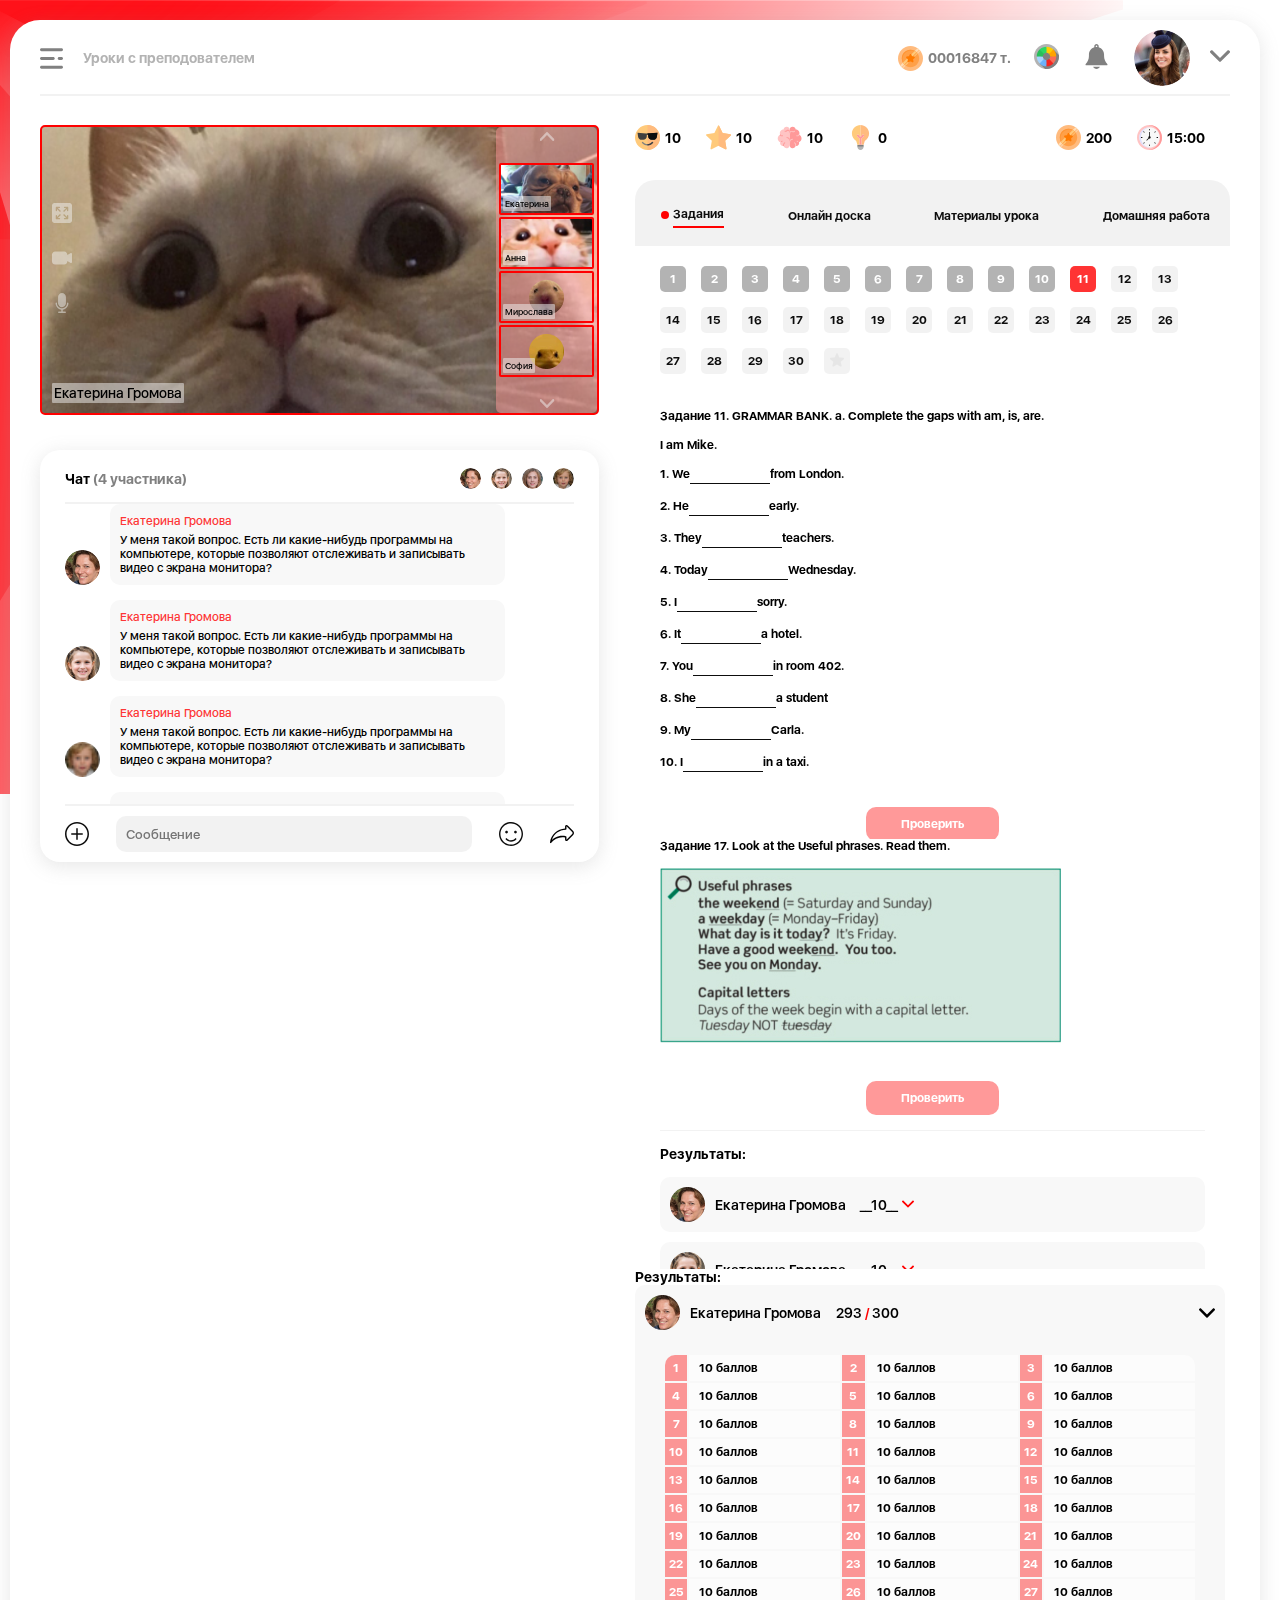
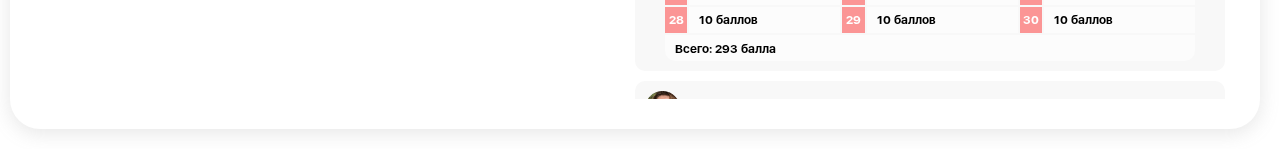
<file: index.html>
<!DOCTYPE html>
<html lang="ru">

<head>
    <meta charset="UTF-8">
    <meta http-equiv="X-UA-Compatible" content="IE=edge">
    <meta name="viewport" content="width=device-width, initial-scale=1.0">
    
    <link rel="preconnect" href="https://fonts.googleapis.com">
    <link rel="preconnect" href="https://fonts.gstatic.com" crossorigin>
    <link
    	href="https://fonts.googleapis.com/css2?family=Inter:wght@600&family=Nunito+Sans:wght@800&family=Roboto:wght@400;900&display=swap"
    	rel="stylesheet">
    
    <link rel="stylesheet" href="assets/css/style.min.css">
    
    <title>Уроки с преподователем</title></head>

<body id="body">
    <svg style='display: none;'>
    	<symbol id="coin" viewBox="0 0 25 25">
    		<g clip-path="url(#clip0)">
    			<path
    				d="M12.5 25C19.4036 25 25 19.4036 25 12.5C25 5.59644 19.4036 0 12.5 0C5.59644 0 0 5.59644 0 12.5C0 19.4036 5.59644 25 12.5 25Z"
    				fill="#FFBB7E" />
    			<path
    				d="M21.815 4.16562L4.15552 21.8064C4.37461 22.003 4.60059 22.192 4.8332 22.3729L22.381 4.84419C22.2002 4.61128 22.0114 4.38501 21.815 4.16562ZM19.5744 2.19434L2.1543 19.5171C2.55146 20.1016 2.99692 20.6505 3.48486 21.1584L21.2053 3.53096C20.7009 3.04136 20.1554 2.59395 19.5744 2.19434Z"
    				fill="#FFDDB6" />
    			<path
    				d="M12.499 21.167C17.2857 21.167 21.166 17.2866 21.166 12.5C21.166 7.71335 17.2857 3.83301 12.499 3.83301C7.71238 3.83301 3.83203 7.71335 3.83203 12.5C3.83203 17.2866 7.71238 21.167 12.499 21.167Z"
    				fill="#FFA048" />
    			<path
    				d="M4.60205 13.2687C4.60205 8.48213 8.48233 4.60186 13.2689 4.60186C15.4684 4.60186 17.4761 5.42163 19.0042 6.77168C17.4161 4.96997 15.0914 3.83301 12.5008 3.83301C7.71426 3.83301 3.83398 7.71328 3.83398 12.4999C3.83398 15.087 4.96792 17.4089 6.76548 18.9969C5.41919 17.4696 4.60205 15.4647 4.60205 13.2687Z"
    				fill="#FF9534" />
    			<path
    				d="M19.6418 7.58374C19.4734 7.33979 19.293 7.10488 19.1012 6.87988L6.87695 19.0912C7.10166 19.2832 7.33633 19.4638 7.58003 19.6324L19.6418 7.58374Z"
    				fill="#FFCA7B" />
    			<path
    				d="M16.7915 4.96582L4.94727 16.7438C5.29707 17.3654 5.72105 17.9395 6.20767 18.454L18.4924 6.23374C17.9812 5.74507 17.4101 5.31855 16.7915 4.96582Z"
    				fill="#FFCA7B" />
    			<path
    				d="M13.1669 8.36442L13.9482 9.94748C14.0564 10.1668 14.2657 10.3188 14.5077 10.354L16.2547 10.6078C16.8642 10.6964 17.1076 11.4454 16.6665 11.8753L15.4024 13.1075C15.2272 13.2782 15.1473 13.5242 15.1887 13.7653L15.4871 15.5052C15.5912 16.1123 14.954 16.5752 14.4089 16.2886L12.8464 15.4671C12.6299 15.3533 12.3713 15.3533 12.1548 15.4671L10.5922 16.2886C10.0471 16.5752 9.40989 16.1123 9.51405 15.5052L9.81248 13.7653C9.85384 13.5242 9.77391 13.2783 9.59876 13.1075L8.3346 11.8753C7.89354 11.4454 8.13695 10.6964 8.74642 10.6078L10.4934 10.354C10.7355 10.3188 10.9447 10.1668 11.053 9.94748L11.8343 8.36442C12.1067 7.81212 12.8943 7.81212 13.1669 8.36442Z"
    				fill="#FF7A00" />
    		</g>
    		<defs>
    			<clipPath id="clip0">
    				<rect width="25" height="25" fill="white" />
    			</clipPath>
    		</defs>
    	</symbol>
    
    	<symbol id="arrow-down" viewBox="0 0 20 12">
    		<path
    			d="M10.0042 7.9267L2.52195 0.444753C2.31642 0.238736 2.04163 0.125404 1.74862 0.125404C1.45545 0.125404 1.18081 0.238736 0.974959 0.444753L0.319674 1.10036C0.113496 1.30605 -2.69979e-07 1.58101 -2.62294e-07 1.87402C-2.54609e-07 2.16703 0.113496 2.44166 0.319675 2.64752L9.22797 11.556C9.43447 11.7626 9.71041 11.8758 10.0037 11.875C10.2984 11.8758 10.574 11.7628 10.7806 11.556L19.6803 2.65581C19.8865 2.44995 20 2.17532 20 1.88215C20 1.58914 19.8865 1.31451 19.6803 1.10849L19.025 0.453044C18.5985 0.0265404 17.9042 0.0265404 17.4779 0.453045L10.0042 7.9267Z" />
    	</symbol>
    
    	<symbol id="clock" viewBox="0 0 25 25">
    		<path
    			d="M12.4989 24.9978C19.4018 24.9978 24.9978 19.4018 24.9978 12.4989C24.9978 5.59594 19.4018 0 12.4989 0C5.59594 0 0 5.59594 0 12.4989C0 19.4018 5.59594 24.9978 12.4989 24.9978Z"
    			fill="#FFC4C4" />
    		<path
    			d="M21.336 3.66067C18.6553 0.979909 15.0814 -0.235705 11.5215 0.037659C17.8975 0.527166 23.0439 5.84949 23.0439 12.4988C23.0439 19.1515 17.8943 24.4706 11.5215 24.9598C15.0825 25.2333 18.6561 24.0168 21.336 21.3368C26.2207 16.4522 26.2211 8.54564 21.336 3.66067Z"
    			fill="#FF9999" />
    		<path
    			d="M12.4991 22.6535C18.1077 22.6535 22.6544 18.1068 22.6544 12.4981C22.6544 6.88947 18.1077 2.34277 12.4991 2.34277C6.89045 2.34277 2.34375 6.88947 2.34375 12.4981C2.34375 18.1068 6.89045 22.6535 12.4991 22.6535Z"
    			fill="#F8F8F8" />
    		<path
    			d="M3.90611 12.4985C3.90611 7.16171 8.04426 2.77309 13.2803 2.37288C7.37714 1.92165 2.34375 6.60092 2.34375 12.4985C2.34375 18.3917 7.37182 23.0757 13.2803 22.6241C8.04426 22.2238 3.90611 17.8353 3.90611 12.4985Z"
    			fill="#DEDEFC" />
    		<path
    			d="M12.4999 13.6697C13.147 13.6697 13.6717 13.1451 13.6717 12.4979C13.6717 11.8508 13.147 11.3262 12.4999 11.3262C11.8527 11.3262 11.3281 11.8508 11.3281 12.4979C11.3281 13.1451 11.8527 13.6697 12.4999 13.6697Z"
    			fill="#0D0D0D" />
    		<path
    			d="M12.5 12.107C12.2843 12.107 12.1094 11.9321 12.1094 11.7164V7.41989C12.1094 7.20418 12.2843 7.0293 12.5 7.0293C12.7157 7.0293 12.8905 7.20418 12.8905 7.41989V11.7164C12.8905 11.9321 12.7157 12.107 12.5 12.107Z"
    			fill="#0D0D0D" />
    		<path
    			d="M9.76604 15.6228C9.42124 15.6228 9.24304 15.2028 9.48984 14.956L11.4428 13.0031C11.5953 12.8505 11.8426 12.8505 11.9951 13.0031C12.1477 13.1556 12.1477 13.4029 11.9951 13.5554L10.0422 15.5084C9.96597 15.5846 9.86598 15.6228 9.76604 15.6228Z"
    			fill="#0D0D0D" />
    		<path
    			d="M12.5 5.46763C12.2843 5.46763 12.1094 5.29275 12.1094 5.07704V4.29586C12.1094 4.08016 12.2843 3.90527 12.5 3.90527C12.7157 3.90527 12.8905 4.08016 12.8905 4.29586V5.07704C12.8905 5.29275 12.7157 5.46763 12.5 5.46763Z"
    			fill="#0D0D0D" />
    		<path
    			d="M17.7466 7.64114C17.4019 7.64114 17.2234 7.2213 17.4704 6.97435L18.0227 6.42201C18.1753 6.26949 18.4225 6.26949 18.5751 6.42201C18.7276 6.57454 18.7276 6.82183 18.5751 6.97435L18.0227 7.52669C17.9465 7.60301 17.8465 7.64114 17.7466 7.64114Z"
    			fill="#0D0D0D" />
    		<path
    			d="M20.7011 12.8886H19.9199C19.7042 12.8886 19.5293 12.7137 19.5293 12.498C19.5293 12.2823 19.7042 12.1074 19.9199 12.1074H20.7011C20.9168 12.1074 21.0917 12.2823 21.0917 12.498C21.0917 12.7137 20.9168 12.8886 20.7011 12.8886Z"
    			fill="#0D0D0D" />
    		<path
    			d="M18.2984 18.6889C18.1984 18.6889 18.0985 18.6508 18.0222 18.5745L17.4699 18.0222C17.3173 17.8697 17.3173 17.6224 17.4699 17.4699C17.6224 17.3173 17.8697 17.3173 18.0223 17.4699L18.5746 18.0222C18.8215 18.269 18.6432 18.6889 18.2984 18.6889Z"
    			fill="#0D0D0D" />
    		<path
    			d="M12.5 21.0917C12.2843 21.0917 12.1094 20.9168 12.1094 20.7011V19.9199C12.1094 19.7042 12.2843 19.5293 12.5 19.5293C12.7157 19.5293 12.8905 19.7042 12.8905 19.9199V20.7011C12.8905 20.9168 12.7157 21.0917 12.5 21.0917Z"
    			fill="#0D0D0D" />
    		<path
    			d="M6.69963 18.689C6.35484 18.689 6.17663 18.269 6.42343 18.0222L6.97578 17.4699C7.1283 17.3173 7.3756 17.3173 7.52812 17.4699C7.6807 17.6224 7.6807 17.8697 7.52812 18.0222L6.97578 18.5745C6.89956 18.6508 6.79957 18.689 6.69963 18.689Z"
    			fill="#0D0D0D" />
    		<path
    			d="M5.07802 12.8886H4.29684C4.08114 12.8886 3.90625 12.7137 3.90625 12.498C3.90625 12.2823 4.08114 12.1074 4.29684 12.1074H5.07802C5.29372 12.1074 5.46861 12.2823 5.46861 12.498C5.46861 12.7137 5.29372 12.8886 5.07802 12.8886Z"
    			fill="#0D0D0D" />
    		<path
    			d="M7.25157 7.64109C7.15162 7.64109 7.05163 7.60296 6.97537 7.52669L6.42302 6.97435C6.27045 6.82183 6.27045 6.57454 6.42302 6.42201C6.57555 6.26949 6.82284 6.26949 6.97537 6.42201L7.52771 6.97435C7.77452 7.22106 7.59636 7.64109 7.25157 7.64109Z"
    			fill="#0D0D0D" />
    	</symbol>
    
    	<symbol id="smile1" viewBox="0 0 25 25">
    		<path
    			d="M21.3388 3.66116C18.9779 1.30021 15.8389 0 12.5 0C9.16112 0 6.02211 1.30021 3.66116 3.66116C1.30021 6.02211 0 9.16112 0 12.5C0 15.8389 1.30021 18.9779 3.66116 21.3388C6.02211 23.6998 9.16112 25 12.5 25C15.8389 25 18.9779 23.6998 21.3388 21.3388C23.6998 18.9779 25 15.8389 25 12.5C25 9.16112 23.6997 6.02211 21.3388 3.66116Z"
    			fill="#FFCA7B" />
    		<path
    			d="M21.3388 3.66116C18.9779 1.30021 15.8389 0 12.5 0V25C15.8389 25 18.9779 23.6998 21.3388 21.3388C23.6998 18.9779 25 15.8389 25 12.5C25 9.16112 23.6997 6.02211 21.3388 3.66116Z"
    			fill="#FFBB7E" />
    		<path
    			d="M12.4995 20.4923C10.1924 20.4923 8.05827 19.4443 6.64453 17.6171L7.80313 16.7207C8.93741 18.1866 10.6492 19.0274 12.4995 19.0274C14.3499 19.0274 16.0616 18.1866 17.1959 16.7207L18.3545 17.6171C16.9407 19.4443 14.8066 20.4923 12.4995 20.4923Z"
    			fill="#808080" />
    		<path
    			d="M13.8999 8.376H11.1001L2.51758 7.78809L3.10066 11.7451C3.22611 12.5962 3.65381 13.3746 4.30497 13.9368C4.95612 14.499 5.78848 14.8087 6.64883 14.8087H8.22092C10.1985 14.8087 11.8074 13.1998 11.8074 11.2222V9.84087H13.1926V11.2222C13.1926 13.1998 14.8015 14.8087 16.779 14.8087H18.3511C19.2114 14.8087 20.0438 14.499 20.695 13.9368C21.3461 13.3746 21.7739 12.5962 21.8993 11.7451L22.4824 7.78809L13.8999 8.376Z"
    			fill="#404040" />
    		<path
    			d="M18.355 17.6171L17.1964 16.7207C16.0621 18.1866 14.3504 19.0274 12.5 19.0274V20.4923C14.8071 20.4923 16.9412 19.4444 18.355 17.6171Z"
    			fill="#404040" />
    		<path
    			d="M13.9005 8.37498H12.5V9.83989H13.1931V11.2213C13.1931 13.1988 14.802 14.8077 16.7796 14.8077H18.3517C19.212 14.8077 20.0444 14.4981 20.6956 13.9358C21.3467 13.3736 21.7744 12.5952 21.8999 11.7441L22.4829 7.78711L13.9005 8.37498Z"
    			fill="#0D0D0D" />
    	</symbol>
    
    	<symbol id="star" viewBox="0 0 25 25">
    		<g clip-path="url(#clip0)">
    			<path class="path1"
    				d="M24.9641 9.63196C24.878 9.36673 24.6488 9.17352 24.3729 9.13348L16.6228 8.00721L13.1568 0.984423C13.0334 0.734375 12.7788 0.576172 12.5 0.576172C12.2213 0.576172 11.9666 0.734375 11.8432 0.984423L8.37703 8.00716L0.627093 9.13348C0.351264 9.17352 0.121967 9.36673 0.0358832 9.63187C-0.0502983 9.8971 0.0215766 10.1882 0.221186 10.3827L5.82899 15.8492L4.50536 23.5681C4.45824 23.8429 4.57123 24.1206 4.79676 24.2845C5.0223 24.4483 5.32123 24.47 5.5681 24.3402L12.5 20.6958L19.4316 24.3401C19.5388 24.3965 19.6558 24.4243 19.7724 24.4243C19.9243 24.4243 20.0754 24.3772 20.203 24.2845C20.4285 24.1206 20.5415 23.8428 20.4944 23.5681L19.1704 15.8492L24.7788 10.3827C24.9784 10.1881 25.0503 9.89705 24.9641 9.63196Z"
    				fill="#FFCA7B" />
    			<path class="path2"
    				d="M24.9641 9.63197C24.878 9.36673 24.6488 9.17352 24.3729 9.13348L16.6228 8.00721L13.1568 0.984423C13.0334 0.734375 12.7788 0.576172 12.5 0.576172V20.6958L19.4317 24.3402C19.5389 24.3965 19.6558 24.4243 19.7724 24.4243C19.9243 24.4243 20.0755 24.3772 20.203 24.2845C20.4286 24.1206 20.5415 23.8429 20.4944 23.5681L19.1704 15.8492L24.7787 10.3827C24.9784 10.1881 25.0503 9.89705 24.9641 9.63197Z"
    				fill="#FFBB7E" />
    		</g>
    		<defs>
    			<clipPath id="clip0">
    				<rect width="25" height="25" fill="white" />
    			</clipPath>
    		</defs>
    	</symbol>
    
    	<symbol id="inactive-star" viewBox="0 0 35 35">
    		<g clip-path="url(#clip0)">
    			<path
    				d="M34.9498 13.4845C34.8292 13.1132 34.5083 12.8427 34.1221 12.7866L23.2719 11.2099L18.4195 1.37795C18.2468 1.02788 17.8904 0.806396 17.5 0.806396C17.1098 0.806396 16.7533 1.02788 16.5805 1.37795L11.7278 11.2098L0.87793 12.7866C0.491769 12.8427 0.170754 13.1132 0.0502365 13.4844C-0.0704176 13.8557 0.0302073 14.2632 0.30966 14.5355L8.16058 22.1887L6.3075 32.9951C6.24153 33.3798 6.39972 33.7685 6.71547 33.998C7.03122 34.2274 7.44972 34.2577 7.79534 34.076L17.5 28.9738L27.2043 34.076C27.3544 34.1548 27.5181 34.1937 27.6814 34.1937C27.894 34.1937 28.1056 34.1278 28.2842 33.998C28.5999 33.7685 28.7581 33.3797 28.6922 32.9951L26.8385 22.1887L34.6903 14.5355C34.9698 14.2631 35.0704 13.8556 34.9498 13.4845Z"
    				fill="#808080" fill-opacity="0.5" />
    			<path
    				d="M34.9497 13.4845C34.8291 13.1132 34.5083 12.8427 34.122 12.7866L23.2719 11.2099L18.4195 1.37795C18.2468 1.02788 17.8903 0.806396 17.5 0.806396V28.9739L27.2043 34.076C27.3544 34.1549 27.5182 34.1938 27.6814 34.1938C27.894 34.1938 28.1057 34.1278 28.2842 33.9981C28.6 33.7686 28.7582 33.3798 28.6922 32.9951L26.8385 22.1887L34.6902 14.5355C34.9698 14.2631 35.0704 13.8556 34.9497 13.4845Z"
    				fill="#A3A3A3" fill-opacity="0.5" />
    		</g>
    		<defs>
    			<clipPath id="clip0">
    				<rect width="35" height="35" fill="white" />
    			</clipPath>
    		</defs>
    	</symbol>
    
    	<symbol id="brains" viewBox="0 0 25 23">
    		<path
    			d="M0.730469 12.3982C0.730869 13.205 0.974494 13.9931 1.42955 14.6594C1.8846 15.3257 2.52995 15.8394 3.28137 16.1333C3.11403 16.6322 3.0797 17.1662 3.18175 17.6824C3.2838 18.1987 3.51871 18.6794 3.86329 19.0771C4.20787 19.4748 4.65021 19.7758 5.14665 19.9504C5.64309 20.1249 6.17647 20.167 6.69414 20.0725C6.90815 20.7674 7.36437 21.3624 7.97988 21.7495C8.59539 22.1366 9.32935 22.29 10.0484 22.1819C10.7674 22.0737 11.4238 21.7112 11.8982 21.1602C12.3726 20.6092 12.6336 19.9063 12.6337 19.1791V3.67004C12.6328 2.87709 12.3215 2.11602 11.7665 1.54963C11.2116 0.983246 10.457 0.656532 9.66424 0.639383C8.87147 0.622233 8.10348 0.916011 7.52455 1.45787C6.94561 1.99972 6.60172 2.74663 6.56644 3.53879C6.51941 3.53688 6.47348 3.53141 6.4259 3.53141C5.81567 3.53049 5.21521 3.68466 4.6809 3.97944C4.14659 4.27421 3.69595 4.69993 3.37129 5.21663C3.04662 5.73333 2.85859 6.32405 2.82482 6.93335C2.79106 7.54264 2.91269 8.15052 3.17828 8.69993C2.45219 9.00786 1.83284 9.5228 1.39753 10.1805C0.962223 10.8382 0.730219 11.6095 0.730469 12.3982Z"
    			fill="#FFC4C4" />
    		<path
    			d="M4.96734 10.3324C5.18217 10.3318 5.39631 10.3081 5.60609 10.2618C5.72985 10.2346 5.83777 10.1594 5.90615 10.0527C5.97454 9.94606 5.99782 9.81661 5.97088 9.69278C5.94395 9.56896 5.86899 9.46087 5.76247 9.39224C5.65594 9.32361 5.52654 9.30004 5.40265 9.32669C4.58644 9.5047 3.91844 9.19872 3.61683 8.50829C3.56707 8.39496 3.47527 8.30538 3.36076 8.2584C3.24625 8.21142 3.11798 8.21073 3.00297 8.25645C3.05163 8.40801 3.11027 8.55617 3.17852 8.69997C3.03217 8.76293 2.88972 8.83461 2.75195 8.91462C2.93864 9.34426 3.24906 9.70856 3.64362 9.96107C4.03818 10.2136 4.49901 10.3428 4.96734 10.3324Z"
    			fill="#FF9999" />
    		<path
    			d="M7.92482 17.2336C8.03339 17.1678 8.11139 17.0617 8.14167 16.9384C8.17195 16.8152 8.15203 16.6849 8.08629 16.5764C8.02055 16.4678 7.91437 16.3898 7.79112 16.3595C7.66787 16.3292 7.53764 16.3492 7.42908 16.4149C6.29924 17.0985 5.77807 18.7071 6.20928 20.1186C6.37186 20.1156 6.53396 20.0999 6.69408 20.0716C6.74082 20.2238 6.79962 20.372 6.8699 20.5148C6.98416 20.4698 7.07667 20.3825 7.1282 20.271C7.17974 20.1595 7.18633 20.0325 7.14662 19.9163C6.80018 18.9065 7.14936 17.7033 7.92482 17.2336Z"
    			fill="#FF9999" />
    		<path
    			d="M12.1552 14.7951C12.1552 14.858 12.1675 14.9202 12.1915 14.9783C12.2156 15.0364 12.2508 15.0891 12.2953 15.1336C12.3397 15.178 12.3925 15.2132 12.4505 15.2373C12.5086 15.2613 12.5709 15.2737 12.6337 15.2736V12.8359C12.3742 12.3271 11.9793 11.8996 11.4927 11.6005C11.006 11.3014 10.4462 11.1423 9.875 11.1406C9.74809 11.1406 9.62638 11.191 9.53664 11.2808C9.4469 11.3705 9.39648 11.4922 9.39648 11.6191C9.39648 11.7461 9.4469 11.8678 9.53664 11.9575C9.62638 12.0472 9.74809 12.0977 9.875 12.0977C11.1968 12.0977 12.1552 13.2316 12.1552 14.7951Z"
    			fill="#FF9999" />
    		<path
    			d="M4.53004 15.9757C4.60098 15.9757 4.67103 15.96 4.73512 15.9295C4.96792 15.8175 5.19357 15.6912 5.41078 15.5514C5.46215 15.5152 5.50588 15.4692 5.53948 15.4161C5.57308 15.363 5.59588 15.3037 5.6066 15.2418C5.61731 15.1799 5.61572 15.1165 5.60193 15.0551C5.58813 14.9938 5.56238 14.9358 5.52617 14.8845C5.48996 14.8331 5.44398 14.7894 5.39087 14.7558C5.33775 14.7222 5.27854 14.6994 5.21661 14.6886C5.15468 14.6779 5.09125 14.6795 5.02994 14.6933C4.96862 14.7071 4.91062 14.7329 4.85926 14.7691C4.68642 14.8774 4.50778 14.9762 4.32414 15.0649C4.22596 15.1115 4.14656 15.1902 4.09901 15.2879C4.05146 15.3856 4.0386 15.4966 4.06253 15.6026C4.08646 15.7086 4.14577 15.8033 4.23069 15.8711C4.31561 15.939 4.42109 15.9759 4.52977 15.9757H4.53004Z"
    			fill="#FF9999" />
    		<path
    			d="M9.96347 5.14777C10.1658 4.9224 10.4231 4.75337 10.7102 4.65723C10.8465 4.62665 10.9879 4.62801 11.1236 4.66122C11.2592 4.69443 11.3853 4.75857 11.492 4.84863C11.9076 5.17676 12.1556 5.81988 12.1556 6.56609C12.1556 6.693 12.206 6.81471 12.2958 6.90445C12.3855 6.99419 12.5072 7.04461 12.6341 7.04461V4.72887C12.4901 4.48812 12.305 4.27444 12.0873 4.0975C11.868 3.91684 11.6099 3.7893 11.3332 3.72483C11.0565 3.66037 10.7686 3.66074 10.492 3.7259C10.0431 3.85542 9.63708 4.1029 9.31625 4.44258C8.91648 4.8098 8.73383 4.97742 8.23754 4.75758C8.12201 4.70921 7.99212 4.70806 7.87576 4.75438C7.75939 4.8007 7.66583 4.8908 7.61515 5.00533C7.56447 5.11987 7.56071 5.24971 7.60468 5.36698C7.64866 5.48425 7.73686 5.57961 7.85035 5.63258C8.9184 6.10535 9.52297 5.55191 9.96347 5.14777Z"
    			fill="#FF9999" />
    		<path
    			d="M18.8426 3.53041C18.795 3.53041 18.7491 3.53588 18.7021 3.53779C18.6668 2.74554 18.3228 1.99856 17.7438 1.4567C17.1647 0.914832 16.3966 0.621124 15.6037 0.638418C14.8109 0.655712 14.0563 0.982634 13.5014 1.54923C12.9465 2.11583 12.6355 2.87709 12.6348 3.67013V19.1779C12.6347 19.9051 12.8956 20.6083 13.37 21.1595C13.8445 21.7107 14.501 22.0733 15.2202 22.1815C15.9393 22.2896 16.6735 22.1361 17.289 21.7489C17.9046 21.3616 18.3608 20.7663 18.5746 20.0712C19.092 20.1639 19.6245 20.1205 20.12 19.9454C20.6155 19.7702 21.057 19.4693 21.4011 19.072C21.7453 18.6748 21.9802 18.195 22.083 17.6796C22.1858 17.1642 22.1529 16.6309 21.9874 16.132C22.7302 15.8414 23.3696 15.3359 23.8238 14.6802C24.278 14.0245 24.5265 13.2483 24.5376 12.4507C24.5487 11.6531 24.3218 10.8703 23.8859 10.2023C23.45 9.5342 22.825 9.0112 22.0905 8.70002C22.3564 8.15055 22.4782 7.54253 22.4445 6.93305C22.4109 6.32358 22.2229 5.73266 21.8981 5.2158C21.5734 4.69894 21.1226 4.2731 20.5882 3.97829C20.0537 3.68347 19.453 3.52935 18.8426 3.53041Z"
    			fill="#FF9999" />
    		<path
    			d="M18.3989 20.5141C18.469 20.3712 18.5278 20.223 18.5747 20.0709C18.7348 20.0992 18.8969 20.1149 19.0595 20.1179C19.4907 18.7064 18.9692 17.0983 17.8394 16.4142C17.7309 16.3507 17.6018 16.3324 17.48 16.3633C17.3581 16.3942 17.2534 16.4718 17.1883 16.5794C17.1232 16.6869 17.103 16.8158 17.1322 16.938C17.1613 17.0603 17.2374 17.1662 17.3439 17.2329C18.1194 17.7024 18.4683 18.9057 18.1221 19.9156C18.0824 20.0318 18.0889 20.1588 18.1405 20.2703C18.192 20.3818 18.2846 20.4691 18.3989 20.5141Z"
    			fill="#FFC4C4" />
    		<path
    			d="M15.5425 13.6832C15.6052 13.6784 15.6663 13.6613 15.7223 13.6329C15.7784 13.6045 15.8283 13.5653 15.8692 13.5176C15.9101 13.4699 15.9412 13.4146 15.9607 13.3548C15.9803 13.2951 15.9878 13.2321 15.983 13.1695C15.9782 13.1068 15.9611 13.0457 15.9327 12.9896C15.9042 12.9336 15.8651 12.8837 15.8174 12.8428C15.7696 12.8019 15.7143 12.7708 15.6546 12.7512C15.5949 12.7317 15.5319 12.7241 15.4692 12.7289C14.8849 12.7843 14.3225 12.9792 13.8292 13.2973C13.3359 13.6153 12.9263 14.0472 12.6348 14.5566V16.8633C12.7617 16.8633 12.8834 16.8129 12.9731 16.7232C13.0629 16.6334 13.1133 16.5117 13.1133 16.3848C13.1081 15.7126 13.3544 15.0627 13.8039 14.5628C14.2534 14.063 14.8735 13.7492 15.5425 13.6832Z"
    			fill="#FFC4C4" />
    		<path
    			d="M13.7778 6.05405C13.8844 5.96383 14.0105 5.89958 14.1461 5.86636C14.2818 5.83315 14.4233 5.83188 14.5595 5.86265C14.7656 5.91496 14.9683 5.97933 15.1668 6.05542C15.8849 6.31628 16.6278 6.58507 17.7754 5.63351C17.8253 5.59391 17.8667 5.54477 17.8974 5.48895C17.928 5.43313 17.9472 5.37176 17.9538 5.30844C17.9604 5.24512 17.9543 5.18112 17.9358 5.12018C17.9174 5.05924 17.887 5.0026 17.8464 4.95357C17.8058 4.90454 17.7558 4.8641 17.6993 4.83463C17.6429 4.80516 17.5812 4.78724 17.5177 4.78194C17.4543 4.77663 17.3904 4.78404 17.3299 4.80373C17.2693 4.82341 17.2133 4.85499 17.1651 4.89659C16.4378 5.49815 16.122 5.38386 15.493 5.15581C15.2597 5.06653 15.0211 4.99156 14.7786 4.93132C14.502 4.86618 14.2142 4.86583 13.9375 4.93029C13.6609 4.99475 13.4028 5.12228 13.1836 5.30292C12.9659 5.47993 12.7809 5.69359 12.6367 5.93429V8.24921C12.6996 8.24925 12.7618 8.23689 12.8199 8.21286C12.878 8.18882 12.9307 8.15358 12.9752 8.10914C13.0196 8.0647 13.0548 8.01193 13.0789 7.95386C13.1029 7.89579 13.1153 7.83355 13.1152 7.7707C13.1141 7.02394 13.3621 6.38218 13.7778 6.05405Z"
    			fill="#FFC4C4" />
    		<path
    			d="M20.5344 15.929C20.6488 15.9816 20.7793 15.987 20.8977 15.944C21.016 15.901 21.1127 15.8131 21.1667 15.6993C21.2206 15.5855 21.2276 15.4551 21.186 15.3362C21.1444 15.2174 21.0577 15.1197 20.9446 15.0644C20.7609 14.9757 20.5824 14.877 20.4097 14.7685C20.306 14.6952 20.1774 14.6661 20.0522 14.6876C19.927 14.7091 19.8154 14.7795 19.7421 14.8832C19.6688 14.9869 19.6397 15.1156 19.6612 15.2408C19.6827 15.366 19.7531 15.4775 19.8568 15.5508C20.0746 15.6909 20.3009 15.8172 20.5344 15.929Z"
    			fill="#FFC4C4" />
    		<path
    			d="M21.6514 8.50784C21.3506 9.19772 20.6826 9.50452 19.8656 9.32624C19.7415 9.29922 19.6119 9.32258 19.5051 9.39116C19.3983 9.45975 19.3231 9.56795 19.2961 9.69196C19.2691 9.81597 19.2925 9.94563 19.3611 10.0524C19.4296 10.1592 19.5378 10.2344 19.6618 10.2614C19.8715 10.3076 20.0856 10.3313 20.3003 10.3319C20.7685 10.3422 21.2292 10.2128 21.6236 9.96032C22.0181 9.70783 22.3284 9.34365 22.5152 8.91417C22.3774 8.83422 22.2349 8.76254 22.0886 8.69952C22.1567 8.55567 22.2154 8.40752 22.2642 8.25601C22.1493 8.21068 22.0213 8.21159 21.9071 8.25854C21.7928 8.30548 21.7012 8.39483 21.6514 8.50784Z"
    			fill="#FFC4C4" />
    	</symbol>
    
    	<symbol id="bulb" viewBox="0 0 19 25">
    		<path
    			d="M6.375 21.8744C6.375 23.6004 7.77414 24.9994 9.5 24.9994C11.2259 24.9994 12.625 23.6004 12.625 21.8744V21.71H6.375V21.8744Z"
    			fill="#808080" fill-opacity="0.6" />
    		<path d="M9.5 19.7363H8.51316H6.375V21.71H12.625V19.7363H10.4868H9.5Z" fill="#808080" />
    		<path
    			d="M8.51316 13.3489C6.99625 12.9182 5.88158 11.5215 5.88158 9.86842H7.85526C7.85526 10.7753 8.59309 11.5132 9.5 11.5132C9.5 7.35809 9.5 2.64776 9.5 0C4.75382 0 0.90625 3.8475 0.90625 8.59375C0.90625 11.7784 2.63855 14.5584 5.21224 16.043L6.375 19.7368H8.51316V13.3489Z"
    			fill="#FFCA7B" />
    		<path
    			d="M9.5 0C9.5 2.64776 9.5 7.35809 9.5 11.5132C10.4069 11.5132 11.1447 10.7753 11.1447 9.86842H13.1184C13.1184 11.5215 12.0038 12.9182 10.4868 13.3489V19.7368H12.625L13.7878 16.043C16.3614 14.5584 18.0938 11.7785 18.0938 8.59375C18.0938 3.8475 14.2462 0 9.5 0Z"
    			fill="#FFBB7E" />
    		<path
    			d="M7.85454 9.86816H5.88086C5.88086 11.5213 6.99553 12.9179 8.51244 13.3487V19.7366H10.4861V13.3487C12.003 12.9179 13.1177 11.5213 13.1177 9.86816H11.144C11.144 10.7751 10.4062 11.5129 9.49928 11.5129C8.59237 11.5129 7.85454 10.7751 7.85454 9.86816Z"
    			fill="#FF9999" />
    	</symbol>
    
    	<symbol id="microphone" viewBox="0 0 20 20">
    		<path
    			d="M16.3996 10.3294C16.3996 9.92942 16.0937 9.62354 15.6937 9.62354C15.2937 9.62354 14.9878 9.92942 14.9878 10.3294C14.9878 13.0824 12.7525 15.3176 9.99961 15.3176C7.24667 15.3176 5.01137 13.0824 5.01137 10.3294C5.01137 9.92942 4.70549 9.62354 4.30549 9.62354C3.90549 9.62354 3.59961 9.92942 3.59961 10.3294C3.59961 13.6 6.04667 16.3529 9.29373 16.7059V18.5882H6.72902C6.32902 18.5882 6.02314 18.8941 6.02314 19.2941C6.02314 19.6941 6.32902 20 6.72902 20H13.2702C13.6702 20 13.9761 19.6941 13.9761 19.2941C13.9761 18.8941 13.6702 18.5882 13.2702 18.5882H10.7055V16.7059C13.9525 16.3529 16.3996 13.6 16.3996 10.3294Z"
    			fill="#F2F2F2" fill-opacity="0.5" />
    		<path
    			d="M9.99972 0C7.83502 0 6.07031 1.76471 6.07031 3.92941V10.3059C6.07031 12.4941 7.83502 14.2353 9.99972 14.2588C12.1644 14.2588 13.9291 12.4941 13.9291 10.3294V3.92941C13.9291 1.76471 12.1644 0 9.99972 0Z"
    			fill="#F2F2F2" fill-opacity="0.5" />
    	</symbol>
    
    	<symbol id="fullscreen" viewBox="0 0 20 20">
    		<path
    			d="M17.5 0H2.5C1.11938 0 0 1.11938 0 2.5V17.5C0 18.8806 1.11938 20 2.5 20H17.5C18.8806 20 20 18.8806 20 17.5V2.5C20 1.11938 18.8806 0 17.5 0ZM7.5 15C7.845 15 8.125 15.28 8.125 15.625C8.125 15.97 7.845 16.25 7.5 16.25H4.39252C4.21752 16.25 4.06062 16.1775 3.94752 16.0619C3.82627 15.9593 3.75003 15.81 3.75003 15.625V12.5C3.75003 12.155 4.03003 11.875 4.37503 11.875C4.72003 11.875 5 12.155 5 12.5L4.98624 14.1038L7.97248 11.1175L8.85624 12.0012L5.85748 15H7.5ZM7.97248 8.88314L4.98624 5.89627L5 7.5C5 7.845 4.72 8.125 4.375 8.125C4.03 8.125 3.75 7.845 3.75 7.5V4.375C3.75 4.19 3.82624 4.04062 3.94748 3.93748C4.06059 3.82248 4.2181 3.75 4.39248 3.75H7.5C7.845 3.75 8.125 4.03 8.125 4.375C8.125 4.72 7.845 5 7.5 5H5.85748L8.85686 7.99938L7.97248 8.88314ZM16.25 15.625C16.25 15.81 16.1738 15.9593 16.0525 16.0625C15.9394 16.1781 15.7819 16.25 15.6075 16.25H12.5C12.155 16.25 11.875 15.97 11.875 15.625C11.875 15.28 12.155 15 12.5 15H14.1425L11.1431 12.0006L12.0269 11.1169L15.0131 14.1031L15 12.5C15 12.155 15.28 11.875 15.625 11.875C15.97 11.875 16.25 12.155 16.25 12.5V15.625ZM16.25 7.5C16.25 7.845 15.97 8.125 15.625 8.125C15.28 8.125 15 7.845 15 7.5L15.0138 5.89624L12.0275 8.88248L11.1438 7.99873L14.1425 5H12.5C12.155 5 11.875 4.72 11.875 4.375C11.875 4.03 12.155 3.75 12.5 3.75H15.6075C15.7819 3.75 15.9394 3.82252 16.0525 3.93814C16.1738 4.04062 16.25 4.19 16.25 4.375V7.5Z"
    			fill="#F2F2F2" fill-opacity="0.5" />
    	</symbol>
    
    	<symbol id="camera" viewBox="0 0 20 14">
    		<path
    			d="M20 2.8371V11.1558C20 11.7988 19.3037 12.2002 18.7467 11.8807L15.2816 9.88195V10.4513C15.2816 12.1633 13.8931 13.5518 12.181 13.5518H3.10055C1.38849 13.5518 0 12.1633 0 10.4513V3.54977C0 1.83771 1.38849 0.449219 3.10055 0.449219H12.1851C13.8972 0.449219 15.2857 1.83771 15.2857 3.54977V4.11909L18.7508 2.12032C19.3037 1.79266 20 2.19814 20 2.8371Z"
    			fill="#F2F2F2" fill-opacity="0.5" />
    	</symbol>
    
    	<symbol id="subtract" viewBox="0 0 30 30">
    		<path fill-rule="evenodd" clip-rule="evenodd"
    			d="M3.75 0H26.25C28.3209 0 30 1.67907 30 3.75V26.25C30 28.3209 28.3209 30 26.25 30H3.75C1.67907 30 0 28.3209 0 26.25V3.75C0 1.67907 1.67907 0 3.75 0ZM13.1666 15C13.1666 13.9871 13.9871 13.1667 15 13.1667C16.0129 13.1667 16.8333 13.9871 16.8333 15C16.8333 16.013 16.0129 16.8334 15 16.8334C13.987 16.8334 13.1666 16.013 13.1666 15ZM13.1621 17.6593C13.1612 17.6503 13.1598 17.6415 13.1584 17.6327L13.1563 17.6192L13.1546 17.6073C13.153 17.5951 13.1513 17.5828 13.1489 17.5707C13.1466 17.5592 13.1437 17.548 13.1407 17.5368L13.1378 17.5253L13.135 17.5139C13.1325 17.5038 13.1301 17.4937 13.1271 17.4837C13.1237 17.4725 13.1196 17.4615 13.1156 17.4505L13.1156 17.4505L13.1119 17.4402L13.1078 17.4286L13.1077 17.4285C13.1043 17.4186 13.1008 17.4088 13.0968 17.399C13.0927 17.3891 13.088 17.3795 13.0834 17.3698L13.0834 17.3698L13.0784 17.3595L13.0736 17.3491C13.0687 17.3386 13.0638 17.328 13.0583 17.3177C13.0535 17.3088 13.0483 17.3002 13.0431 17.2916L13.0366 17.2809L13.0305 17.2706C13.0246 17.2606 13.0187 17.2506 13.0123 17.2409C13.0055 17.2307 12.9981 17.221 12.9907 17.2113L12.9833 17.2016L12.9753 17.1905C12.97 17.1832 12.9647 17.1759 12.9589 17.1689C12.9399 17.1457 12.9198 17.1234 12.8986 17.1022L12.8982 17.1017L12.8977 17.1012C12.8765 17.0801 12.8542 17.06 12.831 17.041C12.8241 17.0353 12.817 17.0301 12.8098 17.025L12.7983 17.0165L12.7885 17.0091C12.7788 17.0017 12.7691 16.9944 12.759 16.9876C12.7493 16.9811 12.7394 16.9753 12.7294 16.9695L12.7294 16.9695L12.7189 16.9633L12.7086 16.957C12.6999 16.9517 12.6911 16.9464 12.682 16.9415C12.6718 16.936 12.6613 16.9312 12.6507 16.9263L12.6404 16.9214L12.6303 16.9166C12.6205 16.9119 12.6108 16.9072 12.6007 16.9031C12.5906 16.8989 12.5802 16.8952 12.5698 16.8916L12.5596 16.888L12.5488 16.8841C12.538 16.8801 12.5272 16.8762 12.5161 16.8728C12.5061 16.8698 12.496 16.8673 12.4858 16.8649L12.4745 16.8621L12.4631 16.8592C12.4518 16.8562 12.4406 16.8533 12.4291 16.851C12.417 16.8486 12.4048 16.847 12.3927 16.8453L12.3805 16.8436L12.3663 16.8414L12.3662 16.8414L12.3662 16.8414C12.3576 16.8401 12.3491 16.8387 12.3404 16.8378C12.3103 16.8349 12.2801 16.8333 12.2499 16.8333H7.66664C7.16038 16.8331 6.74999 17.2435 6.74999 17.7498C6.74999 18.256 7.16038 18.6664 7.66664 18.6664H10.0369L4.26846 24.4349C3.91048 24.7929 3.91048 25.3733 4.26846 25.7313C4.62643 26.0893 5.20685 26.0893 5.56482 25.7313L11.3333 19.9628V22.3331C11.3333 22.8394 11.7437 23.2498 12.2499 23.2498C12.7562 23.2498 13.1666 22.8394 13.1666 22.3331V17.7498C13.1666 17.7196 13.1651 17.6894 13.1621 17.6593ZM22.3333 18.6658H19.963L25.7315 24.4342C26.0895 24.7922 26.0895 25.3726 25.7315 25.7306C25.3736 26.0886 24.7931 26.0886 24.4352 25.7306L18.6667 19.9621V22.3324C18.6667 22.8387 18.2563 23.2491 17.7501 23.2491C17.2438 23.2491 16.8334 22.8387 16.8334 22.3324V17.7491C16.8334 17.7189 16.835 17.6887 16.838 17.6586C16.8384 17.6544 16.8389 17.6502 16.8395 17.6461L16.8416 17.6327L16.8438 17.6185L16.8456 17.6055C16.8472 17.5936 16.8489 17.5818 16.8512 17.57C16.8535 17.5585 16.8564 17.5473 16.8593 17.5361L16.8593 17.5361L16.8623 17.5246L16.8651 17.5129C16.8676 17.5029 16.87 17.4929 16.873 17.483C16.8763 17.472 16.8803 17.4612 16.8842 17.4504L16.8882 17.4395L16.8918 17.4292C16.8954 17.4189 16.899 17.4085 16.9032 17.3984L16.9069 17.3898C16.9101 17.3827 16.9134 17.3758 16.9168 17.3689L16.9216 17.3588C16.9282 17.3448 16.9344 17.3307 16.9417 17.3171C16.9465 17.3082 16.9517 17.2996 16.957 17.291L16.9635 17.2802L16.9697 17.2697L16.9697 17.2697L16.9697 17.2697C16.9755 17.2598 16.9813 17.2498 16.9878 17.2402C16.9968 17.2267 17.0069 17.2139 17.0166 17.201L17.0249 17.1897C17.0301 17.1824 17.0354 17.1752 17.0412 17.1681C17.0601 17.1451 17.08 17.123 17.101 17.102L17.1019 17.101L17.1029 17.1001C17.1239 17.0791 17.146 17.0591 17.169 17.0403C17.176 17.0345 17.1833 17.0293 17.1906 17.024L17.2019 17.0157L17.2116 17.0083L17.2117 17.0083C17.2214 17.001 17.231 16.9937 17.2411 16.9869C17.2508 16.9804 17.2608 16.9745 17.2708 16.9687L17.2811 16.9626L17.2919 16.9561L17.2919 16.9561L17.2919 16.956C17.3005 16.9508 17.3091 16.9456 17.318 16.9408C17.3247 16.9372 17.3315 16.9339 17.3383 16.9307L17.3597 16.9207L17.37 16.9158L17.37 16.9158C17.3797 16.9111 17.3893 16.9064 17.3993 16.9023C17.409 16.8983 17.4189 16.8948 17.4288 16.8914L17.4404 16.8873L17.4507 16.8835C17.4616 16.8795 17.4726 16.8755 17.4839 16.8721C17.4939 16.869 17.504 16.8666 17.5142 16.8642L17.5255 16.8614L17.5371 16.8584C17.5482 16.8555 17.5594 16.8526 17.5709 16.8503C17.583 16.8479 17.5953 16.8462 17.6075 16.8445L17.6194 16.8429L17.6329 16.8408C17.6417 16.8394 17.6505 16.8379 17.6595 16.8371C17.6896 16.8341 17.7198 16.8325 17.7501 16.8325H22.3333C22.8396 16.8325 23.25 17.2429 23.25 17.7492C23.25 18.2554 22.8396 18.6658 22.3333 18.6658ZM16.8437 12.3803L16.8454 12.3925C16.847 12.4047 16.8487 12.4168 16.8511 12.4289C16.8534 12.4404 16.8563 12.4516 16.8592 12.4628L16.8592 12.4629L16.8622 12.4743L16.865 12.486C16.8674 12.496 16.8699 12.506 16.8729 12.5159C16.8773 12.5307 16.8829 12.545 16.8881 12.5594C16.893 12.5732 16.8975 12.587 16.9031 12.6006C16.9073 12.6106 16.912 12.6203 16.9167 12.6301L16.9215 12.6402L16.9263 12.6506C16.9293 12.657 16.9323 12.6635 16.9355 12.6699C16.9374 12.6739 16.9395 12.6779 16.9416 12.6819C16.9483 12.6945 16.9561 12.7065 16.9634 12.7188L16.9695 12.7292L16.9695 12.7292C16.9754 12.7392 16.9812 12.7491 16.9876 12.7588C16.9944 12.7689 17.0018 12.7786 17.0092 12.7883C17.0116 12.7916 17.0141 12.7948 17.0166 12.7981L17.0246 12.8091C17.0299 12.8164 17.0352 12.8238 17.041 12.8308C17.0601 12.854 17.0801 12.8763 17.1013 12.8975L17.1018 12.898L17.1022 12.8984C17.1235 12.9196 17.1457 12.9397 17.1689 12.9587C17.1734 12.9624 17.178 12.9659 17.1827 12.9693C17.1853 12.9712 17.1879 12.9732 17.1906 12.9751L17.2016 12.9832L17.2114 12.9905C17.2211 12.9979 17.2308 13.0053 17.2409 13.0121C17.2506 13.0186 17.2605 13.0244 17.2705 13.0302L17.281 13.0364L17.2917 13.0429C17.3003 13.0481 17.3089 13.0534 17.3178 13.0581C17.3282 13.0637 17.3388 13.0686 17.3495 13.0735L17.3595 13.0782C17.3629 13.0798 17.3663 13.0815 17.3696 13.0831C17.3793 13.0878 17.3891 13.0924 17.3991 13.0966C17.4093 13.1008 17.4196 13.1045 17.43 13.1081C17.4334 13.1093 17.4368 13.1105 17.4402 13.1117L17.4511 13.1156C17.4619 13.1196 17.4727 13.1235 17.4838 13.1269C17.4936 13.1299 17.5037 13.1323 17.5137 13.1347L17.5137 13.1347L17.5254 13.1376L17.5368 13.1405C17.5481 13.1435 17.5593 13.1464 17.5707 13.1487C17.5825 13.151 17.5944 13.1526 17.6062 13.1543L17.6062 13.1543L17.6193 13.1561L17.6334 13.1583C17.642 13.1597 17.6506 13.161 17.6594 13.1619C17.6894 13.1649 17.7197 13.1665 17.7498 13.1665H22.3332C22.8394 13.1665 23.2498 12.7561 23.2498 12.2498C23.2498 11.7435 22.8394 11.3331 22.3332 11.3331H19.9629L25.7315 5.5646C26.0895 5.20662 26.0895 4.6262 25.7315 4.26823C25.3736 3.91026 24.7931 3.91026 24.4352 4.26823L18.6666 10.0367V7.66641C18.6666 7.16016 18.2562 6.74976 17.75 6.74976C17.2437 6.74976 16.8333 7.16016 16.8333 7.66641V12.2498C16.8333 12.28 16.8349 12.3101 16.8379 12.3402C16.8388 12.3492 16.8402 12.3581 16.8416 12.3669L16.8437 12.3803ZM7.66641 11.3331H10.0367L4.26823 5.5646C3.91026 5.20662 3.91026 4.6262 4.26823 4.26823C4.6262 3.91026 5.20662 3.91026 5.5646 4.26823L11.3331 10.0367V7.66641C11.3331 7.16016 11.7435 6.74976 12.2498 6.74976C12.756 6.74976 13.1664 7.16016 13.1663 7.66641V12.2498C13.1663 12.28 13.1647 12.3102 13.1618 12.3403C13.1609 12.349 13.1595 12.3576 13.1582 12.3662C13.1574 12.3709 13.1566 12.3756 13.156 12.3804C13.1537 12.3966 13.1518 12.4128 13.1486 12.4289C13.1463 12.4405 13.1434 12.4517 13.1404 12.463C13.1394 12.4667 13.1385 12.4705 13.1375 12.4743C13.1365 12.4781 13.1356 12.4819 13.1347 12.4857C13.1323 12.4959 13.1298 12.506 13.1268 12.516C13.1234 12.527 13.1195 12.5378 13.1155 12.5486C13.1142 12.5522 13.1129 12.5559 13.1116 12.5595C13.1067 12.5732 13.1021 12.5871 13.0965 12.6006C13.0924 12.6106 13.0877 12.6204 13.083 12.6301C13.0814 12.6335 13.0798 12.6368 13.0782 12.6402C13.0716 12.6542 13.0654 12.6682 13.0581 12.6819C13.0533 12.691 13.0479 12.6997 13.0426 12.7084C13.0405 12.7119 13.0384 12.7153 13.0363 12.7188C13.0283 12.7322 13.0208 12.7457 13.012 12.7588C13.0052 12.7691 12.9977 12.7789 12.9902 12.7887C12.9878 12.7919 12.9854 12.795 12.9831 12.7982C12.9802 12.802 12.9775 12.8058 12.9747 12.8096C12.9695 12.8167 12.9643 12.8239 12.9587 12.8308C12.9203 12.8776 12.8774 12.9204 12.8307 12.9587C12.8238 12.9645 12.8166 12.9697 12.8094 12.9749C12.8057 12.9776 12.8019 12.9803 12.7981 12.9832C12.7946 12.9858 12.7912 12.9884 12.7877 12.991C12.7782 12.9982 12.7687 13.0055 12.7587 13.0121C12.7491 13.0186 12.7391 13.0244 12.7292 13.0302C12.7257 13.0323 12.7222 13.0343 12.7187 13.0364C12.7149 13.0386 12.7112 13.0409 12.7074 13.0432C12.699 13.0484 12.6906 13.0535 12.6818 13.0582C12.6715 13.0637 12.661 13.0685 12.6505 13.0734C12.6471 13.075 12.6436 13.0766 12.6401 13.0782C12.6368 13.0798 12.6334 13.0815 12.63 13.0831C12.6203 13.0878 12.6105 13.0925 12.6005 13.0966C12.5908 13.1006 12.5809 13.1041 12.571 13.1076C12.5671 13.1089 12.5633 13.1103 12.5594 13.1117C12.545 13.1169 12.5306 13.1224 12.5159 13.1269C12.5021 13.131 12.4881 13.1341 12.4742 13.1376C12.4704 13.1385 12.4667 13.1395 12.4629 13.1405C12.4516 13.1435 12.4404 13.1464 12.4289 13.1487C12.4168 13.1511 12.4046 13.1527 12.3925 13.1544C12.3884 13.1549 12.3843 13.1555 12.3803 13.1561C12.3758 13.1567 12.3714 13.1574 12.367 13.1581C12.3581 13.1595 12.3492 13.161 12.3402 13.1619C12.3101 13.1648 12.28 13.1664 12.2498 13.1664H7.66641C7.16016 13.1664 6.74976 12.756 6.74976 12.2498C6.74976 11.7435 7.16016 11.3331 7.66641 11.3331Z"
    			fill="#F2F2F2" fill-opacity="0.5" />
    	</symbol>
    
    	<symbol id="forward" viewBox="0 0 24 20">
    		<path
    			d="M23.1798 7.0163L17.7454 1.58191C17.2972 1.13348 16.8424 0.90625 16.3939 0.90625C15.7783 0.90625 15.0593 1.37463 15.0593 2.69446V4.43195C7.35897 4.77069 0.949179 10.64 0.00527059 18.3489C-0.0337309 18.6666 0.146811 18.9703 0.444358 19.0881C0.528586 19.1214 0.616111 19.1375 0.702719 19.1375C0.921897 19.1375 1.13467 19.0348 1.27016 18.8497C3.8644 15.3051 8.02987 13.189 12.4125 13.189C13.2954 13.189 14.1833 13.2754 15.0593 13.4464V15.3044C15.0593 16.6242 15.7783 17.0926 16.3939 17.0926H16.3941C16.8426 17.0926 17.2972 16.8652 17.7454 16.4169L23.1798 10.9825C24.2733 9.88904 24.2733 8.1098 23.1798 7.0163ZM22.1858 9.98847L16.7514 15.4227C16.6468 15.5272 16.5604 15.5931 16.4967 15.6331C16.4798 15.5598 16.4654 15.4522 16.4654 15.3044V12.879C16.4654 12.5532 16.2412 12.27 15.9241 12.1949C14.7681 11.9215 13.5868 11.7831 12.4125 11.7831C9.98159 11.7831 7.5635 12.3712 5.4197 13.4843C4.15847 14.1391 2.98843 14.9757 1.95388 15.9564C3.81057 10.0304 9.35207 5.82263 15.7624 5.82263C16.1506 5.82263 16.4654 5.50787 16.4654 5.11951V2.69446C16.4654 2.54669 16.4798 2.43903 16.4967 2.3656C16.5604 2.40552 16.6468 2.47162 16.7514 2.57599L22.1858 8.01038C22.731 8.55567 22.731 9.443 22.1858 9.98847Z"
    			fill="black" />
    	</symbol>
    
    	<symbol id="plus" viewBox="0 0 24 24">
    		<path
    			d="M12 24C5.38293 24 0 18.6171 0 12C0 5.38293 5.38293 0 12 0C18.6171 0 24 5.38293 24 12C24 18.6171 18.6171 24 12 24ZM12 1.5C6.21002 1.5 1.5 6.21002 1.5 12C1.5 17.79 6.21002 22.5 12 22.5C17.79 22.5 22.5 17.79 22.5 12C22.5 6.21002 17.79 1.5 12 1.5Z"
    			fill="#0D0D0D" />
    		<path
    			d="M17.25 12.75H6.75C6.336 12.75 6 12.414 6 12C6 11.586 6.336 11.25 6.75 11.25H17.25C17.664 11.25 18 11.586 18 12C18 12.414 17.664 12.75 17.25 12.75Z"
    			fill="#0D0D0D" />
    		<path
    			d="M12 18C11.586 18 11.25 17.664 11.25 17.25V6.75C11.25 6.336 11.586 6 12 6C12.414 6 12.75 6.336 12.75 6.75V17.25C12.75 17.664 12.414 18 12 18Z"
    			fill="#0D0D0D" />
    	</symbol>
    
    	<symbol id="smile2" viewBox="0 0 24 24">
    		<path
    			d="M11.9997 18.2662C10.2233 18.2662 8.58003 17.4591 7.49116 16.0518L6.37891 16.9123C7.73614 18.6664 9.78482 19.6725 11.9997 19.6725C14.2146 19.6725 16.2632 18.6664 17.6205 16.9123L16.5082 16.0518C15.4193 17.4591 13.776 18.2662 11.9997 18.2662Z"
    			fill="#0D0D0D" />
    		<path
    			d="M20.4853 3.51471C18.2188 1.2482 15.2053 0 12 0C8.79468 0 5.78122 1.2482 3.51471 3.51471C1.2482 5.78122 0 8.79468 0 12C0 15.2053 1.2482 18.2188 3.51471 20.4853C5.78122 22.7518 8.79468 24 12 24C15.2053 24 18.2188 22.7518 20.4853 20.4853C22.7518 18.2188 24 15.2053 24 12C24 8.79468 22.7518 5.78122 20.4853 3.51471ZM19.4908 19.4908C17.4899 21.4917 14.8296 22.5936 12 22.5936C9.17035 22.5936 6.51002 21.4917 4.50916 19.4908C2.50826 17.49 1.40632 14.8297 1.40632 12C1.40632 9.17035 2.50826 6.51002 4.50912 4.50916C6.50998 2.50831 9.17035 1.40632 12 1.40632C14.8296 1.40632 17.49 2.50826 19.4908 4.50912C21.4917 6.50998 22.5936 9.17031 22.5936 12C22.5937 14.8297 21.4917 17.49 19.4908 19.4908Z"
    			fill="#0D0D0D" />
    		<path
    			d="M7.54694 11.4454C8.3095 11.4454 8.92982 10.8251 8.92982 10.0626C8.92982 9.30001 8.3095 8.67969 7.54694 8.67969C6.78439 8.67969 6.16406 9.30001 6.16406 10.0626C6.16406 10.8251 6.78439 11.4454 7.54694 11.4454Z"
    			fill="#0D0D0D" />
    		<path
    			d="M16.4532 8.67969C15.6906 8.67969 15.0703 9.30001 15.0703 10.0626C15.0703 10.8251 15.6906 11.4454 16.4532 11.4454C17.2157 11.4454 17.8361 10.8251 17.8361 10.0626C17.8361 9.30001 17.2157 8.67969 16.4532 8.67969Z"
    			fill="#0D0D0D" />
    	</symbol>
    
    	<symbol id="star2" viewBox="0 0 14 14">
    		<path
    			d="M13.9634 5.36955C13.8712 5.08606 13.6198 4.88536 13.3235 4.85855L9.28209 4.49165L7.68491 0.752327C7.56699 0.477603 7.29867 0.300293 7.00002 0.300293C6.70137 0.300293 6.43295 0.477603 6.31578 0.752327L4.7186 4.49165L0.676564 4.85855C0.380264 4.88589 0.129359 5.0866 0.0366455 5.36955C-0.0555345 5.65303 0.0295958 5.96396 0.25369 6.1605L3.30866 8.83927L2.4079 12.8065C2.342 13.0982 2.45522 13.3999 2.69726 13.5748C2.82736 13.6694 2.98021 13.7166 3.13359 13.7166C3.2654 13.7166 3.39732 13.6815 3.51513 13.611L7.00002 11.5273L10.4843 13.611C10.7399 13.7638 11.0613 13.7498 11.3028 13.5748C11.5448 13.3999 11.658 13.0982 11.5921 12.8065L10.6914 8.83927L13.7464 6.1605C13.9703 5.96396 14.0556 5.65367 13.9634 5.36955Z"
    			fill="#808080" fill-opacity="0.1" />
    	</symbol>
    
    	<symbol id="wrong" viewBox="0 0 14 14">
    		<g clip-path="url(#clip0)">
    			<path
    				d="M7.00002 14C10.866 14 14 10.866 14 7.00002C14 3.13401 10.866 0 7.00002 0C3.13401 0 0 3.13401 0 7.00002C0 10.866 3.13401 14 7.00002 14Z"
    				fill="#FE8F8F" />
    			<path
    				d="M14 6.99949C14 10.8495 10.85 13.9995 7.00001 13.9995C4.76877 13.9995 2.80002 12.9933 1.53125 11.3745C2.7125 12.337 4.24376 12.9058 5.90624 12.9058C9.75626 12.9058 12.9063 9.75577 12.9063 5.90576C12.9063 4.24327 12.3375 2.71201 11.375 1.53076C12.9938 2.79947 14 4.76822 14 6.99949Z"
    				fill="#FF0000" fill-opacity="0.4" />
    			<path
    				d="M10.1937 10.1932C9.93124 10.4557 9.49372 10.4557 9.23123 10.1932L6.99999 7.962L4.76875 10.1932C4.50626 10.4557 4.06873 10.4557 3.80624 10.1932C3.54375 9.93075 3.54375 9.49323 3.80624 9.23074L6.03748 6.9995L3.80624 4.76826C3.54375 4.50577 3.54375 4.06824 3.80624 3.80575C4.06873 3.54326 4.50626 3.54326 4.76875 3.80575L6.99999 6.03699L9.23123 3.80575C9.49372 3.54326 9.93124 3.54326 10.1937 3.80575C10.4562 4.06824 10.4562 4.50577 10.1937 4.76826L7.96249 6.9995L10.1937 9.23074C10.4562 9.49323 10.4562 9.93072 10.1937 10.1932Z"
    				fill="white" />
    		</g>
    		<defs>
    			<clipPath id="clip0">
    				<rect width="14" height="14" fill="white" />
    			</clipPath>
    		</defs>
    	</symbol>
    
    	<symbol id="right" viewBox="0 0 14 14">
    		<g clip-path="url(#clip0)">
    			<path
    				d="M7.00001 14C10.866 14 14 10.866 14 7.00001C14 3.13401 10.866 0 7.00001 0C3.13401 0 0 3.13401 0 7.00001C0 10.866 3.13401 14 7.00001 14Z"
    				fill="#FFCA7B" />
    			<path
    				d="M14 6.99998C14 10.85 10.85 14 7.00001 14C4.76877 14 2.80002 12.9937 1.53125 11.375C2.7125 12.3375 4.24376 12.9063 5.90624 12.9063C9.75626 12.9063 12.9063 9.75626 12.9063 5.90624C12.9063 4.24376 12.3375 2.7125 11.375 1.53125C12.9938 2.79996 14 4.76871 14 6.99998Z"
    				fill="#FFBB7E" />
    			<path
    				d="M10.8081 4.9875L6.25814 9.97502C5.95187 10.325 5.42689 10.325 5.12063 9.97502L3.19562 7.83127C2.93313 7.525 2.93313 7.04377 3.23936 6.7375C3.54563 6.47501 4.02686 6.47501 4.33313 6.78124L5.68938 8.3125L9.67063 3.98125C9.97689 3.67499 10.4581 3.63125 10.7644 3.93751C11.0706 4.2 11.0706 4.72501 10.8081 4.9875Z"
    				fill="white" />
    		</g>
    		<defs>
    			<clipPath id="clip0">
    				<rect width="14" height="14" fill="white" />
    			</clipPath>
    		</defs>
    	</symbol>
    
    	<symbol id="close" viewBox="0 0 15 15">
    		<path
    			d="M8.87424 7.49996L14.7149 1.65908C15.0951 1.27915 15.0951 0.664869 14.7149 0.284944C14.335 -0.0949812 13.7207 -0.0949812 13.3408 0.284944L7.49992 6.12582L1.65922 0.284944C1.27911 -0.0949812 0.665003 -0.0949812 0.285078 0.284944C-0.0950258 0.664869 -0.0950258 1.27915 0.285078 1.65908L6.12579 7.49996L0.285078 13.3408C-0.0950258 13.7208 -0.0950258 14.3351 0.285078 14.715C0.474417 14.9045 0.723371 14.9997 0.972146 14.9997C1.22092 14.9997 1.4697 14.9045 1.65922 14.715L7.49992 8.8741L13.3408 14.715C13.5303 14.9045 13.7791 14.9997 14.0279 14.9997C14.2767 14.9997 14.5254 14.9045 14.7149 14.715C15.0951 14.3351 15.0951 13.7208 14.7149 13.3408L8.87424 7.49996Z"
    			fill="#0D0D0D" />
    	</symbol>
    
    	<symbol id="cart" viewBox="0 0 20 20">
    		<path
    			d="M19.698 9.31618C19.698 8.6321 19.1382 8.07227 18.4541 8.07227H1.54843C0.864345 8.07227 0.304688 8.6321 0.304688 9.31618C0.304688 9.89769 0.710491 10.3856 1.25191 10.52L2.96702 18.634C2.96702 19.3857 3.58192 20.0006 4.33363 20.0006H15.8927C16.6444 20.0006 17.2593 19.3857 17.2593 18.634L18.9931 10.4314C19.4081 10.2293 19.698 9.80665 19.698 9.31618ZM5.89179 17.0483C5.89179 17.2832 5.69956 17.4753 5.46465 17.4753H5.34694C5.11203 17.4753 4.91979 17.283 4.91979 17.0483V12.0498C4.91979 11.8148 5.11203 11.6228 5.34694 11.6228H5.46465C5.69956 11.6228 5.89179 11.8148 5.89179 12.0498V17.0483ZM9.01861 17.0483C9.01861 17.2832 8.82638 17.4753 8.59147 17.4753H8.47375C8.23884 17.4753 8.04661 17.283 8.04661 17.0483V12.0498C8.04661 11.8148 8.23867 11.6228 8.47375 11.6228H8.59147C8.82638 11.6228 9.01861 11.8148 9.01861 12.0498V17.0483ZM12.1453 17.0483C12.1453 17.2832 11.9532 17.4753 11.7181 17.4753H11.6006C11.3657 17.4753 11.1736 17.283 11.1736 17.0483V12.0498C11.1736 11.8148 11.3657 11.6228 11.6006 11.6228H11.7183C11.9532 11.6228 12.1454 11.8148 12.1454 12.0498L12.1453 17.0483ZM15.2721 17.0483C15.2721 17.2832 15.0798 17.4753 14.8451 17.4753H14.7274C14.4925 17.4753 14.3002 17.283 14.3002 17.0483V12.0498C14.3002 11.8148 14.4925 11.6228 14.7274 11.6228H14.8451C15.08 11.6228 15.2721 11.8148 15.2721 12.0498V17.0483Z"
    			fill="#0D0D0D" />
    		<path
    			d="M4.52379 6.00065C4.911 3.30425 7.22398 1.22963 10.0276 1.22963C12.8312 1.22963 15.1444 3.30425 15.5316 6.00065C15.588 6.92137 16.7741 6.77406 16.7741 6.00065C16.3792 2.62275 13.5117 0 10.0276 0C6.54368 0 3.67604 2.62275 3.28125 6.00065C3.28125 6.95837 4.53893 6.9952 4.52379 6.00065Z"
    			fill="#0D0D0D" />
    	</symbol>
    
    	<symbol id="bin" viewBox="0 0 15 19">
    		<path
    			d="M14.4097 5.38086C14.8025 5.38086 15.0748 4.98375 14.9276 4.6196C14.4046 3.32667 13.1361 2.41211 11.6579 2.41211H10.9746C10.7197 1.06604 9.53954 0 8.09539 0H6.90789C5.46467 0 4.2837 1.06534 4.02872 2.41211H3.34539C1.86717 2.41211 0.598702 3.32667 0.0757196 4.6196C-0.0715675 4.98375 0.200778 5.38086 0.593581 5.38086H14.4097ZM6.90789 1.11328H8.09539C8.90808 1.11328 9.59795 1.66005 9.83018 2.41211H5.1731C5.40533 1.66005 6.09519 1.11328 6.90789 1.11328Z"
    			fill="#808080" />
    		<path
    			d="M2.12386 17.4487C2.1858 18.3186 2.91748 19 3.78955 19H11.2159C12.088 19 12.8197 18.3186 12.8816 17.4487L13.6618 6.49414H1.34375L2.12386 17.4487ZM9.02494 9.47221C9.04031 9.16516 9.30211 8.92837 9.60867 8.94406C9.91572 8.95943 10.1522 9.22079 10.1368 9.52779L9.83994 15.4653C9.82506 15.7629 9.5791 15.9941 9.28445 15.9941C8.96394 15.9941 8.71222 15.7261 8.72803 15.4097L9.02494 9.47221ZM5.39684 8.94406C5.70347 8.92866 5.96524 9.1652 5.98057 9.47221L6.27744 15.4097C6.29325 15.7262 6.04135 15.9941 5.72102 15.9941C5.42637 15.9941 5.18041 15.7629 5.16553 15.4653L4.86866 9.52779C4.85333 9.22079 5.08979 8.95943 5.39684 8.94406Z"
    			fill="#808080" />
    	</symbol>
    
    	<symbol id="long-arrow" viewBox="0 0 34 12">
    		<path
    			d="M33.6509 5.39494L25.5175 0.699097C25.1835 0.506337 24.7566 0.620765 24.5638 0.954621C24.3709 1.28855 24.4854 1.71547 24.8193 1.9083L30.6987 5.30271H0.698152C0.312563 5.30271 0 5.61534 0 6.00086C0 6.38631 0.312563 6.69902 0.698152 6.69902H30.694L24.8193 10.0908C24.4854 10.2837 24.3709 10.7106 24.5638 11.0445C24.6931 11.2685 24.9277 11.3937 25.169 11.3937C25.2874 11.3937 25.4075 11.3634 25.5175 11.3L33.6509 6.60414C33.8669 6.47945 34 6.24892 34 5.99954C34 5.75016 33.8669 5.51963 33.6509 5.39494Z"
    			fill="white" />
    	</symbol>
    
    	<symbol id="delivery" viewBox="0 0 25 25">
    		<circle cx="12.5" cy="12.5" r="12.5" fill="#808080" />
    		<path
    			d="M20.7855 12.1709C20.7259 12.1584 20.6695 12.1466 20.6195 12.1336C20.0517 11.986 19.7926 11.905 19.601 11.5351L18.8752 10.0658C18.642 9.61554 18.0397 9.2492 17.5327 9.2492H16.2406V7.55251C16.2406 7.24787 15.9928 7 15.688 7L6.68886 7.00904C6.39235 7.00904 6.16875 7.24467 6.16875 7.55715V8.05865H3.8634C3.38733 8.05869 3 8.44598 3 8.92209C3 9.39819 3.38733 9.78549 3.8634 9.78549H6.16871V10.613H4.65935C4.18328 10.613 3.79595 11.0004 3.79595 11.4764C3.79595 11.9525 4.18328 12.3398 4.65935 12.3398H6.16871V13.1674H5.45529C4.97923 13.1674 4.59189 13.5547 4.59189 14.0308C4.59189 14.5068 4.97923 14.8942 5.45529 14.8942H6.16871V15.7597C6.16871 16.0643 6.41658 16.3122 6.72123 16.3122H7.65734C7.80313 17.3114 8.6655 18.0812 9.70459 18.0812C10.7438 18.0812 11.6062 17.3114 11.752 16.3122H15.5405C15.5602 16.3122 15.5803 16.3109 15.6005 16.3096C15.7451 17.31 16.608 18.0812 17.648 18.0812C18.6872 18.0812 19.5496 17.3114 19.6955 16.3122H21.0401C21.5694 16.3122 22 15.8816 22 15.3524V13.7237C22 12.4258 21.2691 12.2724 20.7855 12.1709ZM17.648 15.26C18.0629 15.26 18.4005 15.5974 18.4005 16.0122C18.4005 16.427 18.0629 16.7644 17.648 16.7644C17.2333 16.7644 16.8959 16.427 16.8959 16.0122C16.8959 15.5974 17.2333 15.26 17.648 15.26ZM16.2406 12.054V10.0505H17.228C17.6075 10.0505 18.0756 10.3353 18.2494 10.6706L18.8952 11.9781C18.9089 12.0045 18.9231 12.0298 18.9378 12.0539H16.2406V12.054ZM10.457 16.0122C10.457 16.4269 10.1195 16.7644 9.70459 16.7644C9.28986 16.7644 8.95248 16.4269 8.95248 16.0122C8.95248 15.5974 9.28986 15.26 9.70459 15.26C10.1195 15.26 10.457 15.5974 10.457 16.0122Z"
    			fill="white" />
    	</symbol>
    
    	<symbol id="help" viewBox="0 0 25 25">
    		<path
    			d="M12.5 0C5.60722 0 0 5.60722 0 12.5C0 19.3928 5.60722 25 12.5 25C19.3928 25 25 19.3928 25 12.5C25 5.60722 19.3928 0 12.5 0ZM12.5 19.7916C11.9249 19.7916 11.4584 19.3251 11.4584 18.75C11.4584 18.1749 11.9249 17.7084 12.5 17.7084C13.0751 17.7084 13.5416 18.1749 13.5416 18.75C13.5416 19.3251 13.0751 19.7916 12.5 19.7916ZM14.1489 13.1687C13.7802 13.3385 13.5416 13.7104 13.5416 14.1157V14.5834C13.5416 15.1583 13.076 15.625 12.5 15.625C11.924 15.625 11.4584 15.1583 11.4584 14.5834V14.1157C11.4584 12.9 12.1729 11.7855 13.2761 11.2761C14.3375 10.7876 15.1041 9.49059 15.1041 8.8541C15.1041 7.41882 13.9364 6.25 12.5 6.25C11.0636 6.25 9.8959 7.41882 9.8959 8.8541C9.8959 9.42917 9.43012 9.8959 8.8541 9.8959C8.27808 9.8959 7.8125 9.42917 7.8125 8.8541C7.8125 6.26984 9.91554 4.1666 12.5 4.1666C15.0845 4.1666 17.1875 6.26984 17.1875 8.8541C17.1875 10.2615 15.9666 12.3302 14.1489 13.1687Z"
    			fill="#808080" />
    	</symbol>
    
    	<symbol id="hoodie" viewBox="0 0 64 64">
    		<path d="M16 61.7148H48V64.0006H16V61.7148Z" fill="#F0A993" />
    		<path
    			d="M10.7986 18.1484C9.31778 18.8452 8.20678 20.1435 7.74717 21.7142L0.135742 48.1484C-0.118449 49.0384 -0.00200585 49.9934 0.458601 50.7962C0.919207 51.5991 1.68484 52.1815 2.58146 52.4113L6.74146 53.4856C7.63947 53.7151 8.59213 53.5712 9.38231 53.0867C10.1725 52.6023 10.7329 51.8185 10.9357 50.9142C11.0386 50.4913 11.0843 52.9027 10.2843 21.1999C10.2555 20.1589 10.4302 19.1224 10.7986 18.1484Z"
    			fill="#F0A993" />
    		<path
    			d="M32 6.85714C36.5714 6.85714 40 5.05143 40 3.42857C40 2.01143 37.3943 0.457143 33.68 0.08C33.1429 0 32.5943 0 32 0C27.4286 0 24 1.80571 24 3.42857C24 5.05143 27.4286 6.85714 32 6.85714Z"
    			fill="#F0A993" />
    		<path
    			d="M43.8974 47.5536C40.8917 46.4107 39.086 43.7479 38.8231 39.9307C38.7878 39.3395 38.3066 38.8732 37.7145 38.8564H26.286C25.6806 38.8554 25.1794 39.3265 25.1431 39.9307C24.8802 43.7479 23.0745 46.4564 20.0688 47.5536C19.6593 47.7377 19.3955 48.1446 19.3945 48.5936V52.5707C19.3945 53.2019 19.9062 53.7136 20.5374 53.7136H43.4288C44.06 53.7136 44.5717 53.2019 44.5717 52.5707V48.5936C44.5707 48.1446 44.3069 47.7377 43.8974 47.5536Z"
    			fill="#F0A993" />
    		<path
    			d="M2.01029 54.6287C1.61445 54.5117 1.23152 54.3547 0.867433 54.1602L0.261719 56.5259L6.856 58.2859L7.46172 55.9316C6.52458 55.8516 6.43315 55.7716 2.01029 54.6287Z"
    			fill="#F0A993" />
    		<path
    			d="M46.856 15.0745L42.2846 13.7145H39.9989C39.3677 13.7145 38.856 13.2028 38.856 12.5717C38.856 11.9405 39.3677 11.4288 39.9989 11.4288C42.1132 11.4288 41.3818 11.4288 41.7132 11.3602C42.8309 11.0805 43.5656 10.0126 43.4275 8.8688C43.2999 7.38008 42.8305 5.94086 42.056 4.66309C39.8503 10.6631 24.0675 10.6174 21.9303 4.66309C21.162 5.93454 20.6967 7.36577 20.5703 8.84594C20.4239 9.987 21.1484 11.059 22.2618 11.3488C22.616 11.4402 21.8618 11.4288 23.9875 11.4288C24.6187 11.4288 25.1303 11.9405 25.1303 12.5717C25.1303 13.2028 24.6187 13.7145 23.9875 13.7145H21.7703L17.1418 15.0745C14.4348 15.8298 12.5646 18.2985 12.5703 21.1088L13.4503 57.2002C13.4503 58.4626 14.4737 59.4859 15.736 59.4859H48.2618C49.5241 59.4859 50.5475 58.4626 50.5475 57.2002L51.4275 21.1202C51.4423 18.3044 49.5694 15.8274 46.856 15.0745ZM34.2846 13.7145H36.5703C37.2015 13.7145 37.7132 14.2262 37.7132 14.8574C37.7132 15.4886 37.2015 16.0002 36.5703 16.0002V27.4288C36.5703 28.06 36.0587 28.5717 35.4275 28.5717C34.7963 28.5717 34.2846 28.06 34.2846 27.4288V16.0002C33.6534 16.0002 33.1418 15.4886 33.1418 14.8574C33.1418 14.2262 33.6534 13.7145 34.2846 13.7145ZM27.4275 13.7145H29.7132C30.3444 13.7145 30.856 14.2262 30.856 14.8574C30.856 15.4886 30.3444 16.0002 29.7132 16.0002V27.4288C29.7132 28.06 29.2015 28.5717 28.5703 28.5717C27.9391 28.5717 27.4275 28.06 27.4275 27.4288V16.0002C26.7963 16.0002 26.2846 15.4886 26.2846 14.8574C26.2846 14.2262 26.7963 13.7145 27.4275 13.7145ZM46.856 52.5717C46.856 54.4652 45.321 56.0002 43.4275 56.0002H20.5703C18.6768 56.0002 17.1418 54.4652 17.1418 52.5717V48.5945C17.1469 47.1908 18.0072 45.9321 19.3132 45.4174C22.0218 44.4231 22.7418 41.7945 22.9018 39.7717C23.021 37.9854 24.4945 36.5916 26.2846 36.5717H37.7132C39.5209 36.5676 41.0212 37.9679 41.1418 39.7717C41.2903 41.7945 42.0218 44.4231 44.7303 45.4174C46.0183 45.9465 46.8584 47.2021 46.856 48.5945V52.5717Z"
    			fill="#F0A993" />
    		<path
    			d="M57.2541 53.4856L61.4141 52.4113C62.3107 52.1815 63.0763 51.5991 63.5369 50.7962C63.9975 49.9934 64.114 49.0384 63.8598 48.1484L56.2483 21.7142C55.7887 20.1435 54.6777 18.8452 53.1969 18.1484C53.5624 19.1153 53.737 20.1437 53.7112 21.177C52.9112 52.8913 52.9569 50.4913 53.0598 50.8913C53.2574 51.7999 53.8156 52.5893 54.6064 53.0784C55.3973 53.5675 56.3528 53.7145 57.2541 53.4856Z"
    			fill="#F0A993" />
    		<path
    			d="M61.9869 54.6282C57.0154 55.9082 57.4154 55.8511 56.5469 55.8739L57.1412 58.2854L63.7812 56.5825L63.1755 54.2168C62.7945 54.3946 62.3962 54.5325 61.9869 54.6282Z"
    			fill="#F0A993" />
    	</symbol>
    
    	<symbol id="coffee" viewBox="0 0 52 64">
    		<path
    			d="M26.7933 47.9939C32.3767 46.9582 33.894 37.6377 29.8511 33.5547C30.2532 36.2717 29.4116 39.1389 27.3247 41.2259C25.4834 43.0672 25.3066 45.9518 26.7933 47.9939Z"
    			fill="#B86756" />
    		<path
    			d="M24.672 38.5738C26.5133 36.7325 26.69 33.8478 25.2034 31.8057C19.62 32.8414 18.1028 42.162 22.1456 46.245C21.7434 43.5279 22.5851 40.6607 24.672 38.5738Z"
    			fill="#B86756" />
    		<path
    			d="M8.06372 62.2945C8.15147 63.2604 8.96134 63.9998 9.93097 63.9998H42.0642C43.034 63.9998 43.8437 63.2603 43.9315 62.2945L47.4522 23.5664H4.54297L8.06372 62.2945ZM25.9977 27.9832C31.7217 27.9832 35.9061 33.5915 35.9061 39.8998C35.4146 55.7554 16.5253 55.6249 16.0895 39.8997C16.0895 33.4814 20.3648 27.9832 25.9977 27.9832Z"
    			fill="#B86756" />
    		<path
    			d="M43.8854 1.42025C43.6768 0.585625 42.9268 0 42.0664 0H9.93319C9.07281 0 8.32281 0.585625 8.11419 1.42025L7.39844 4.28337H44.6012L43.8854 1.42025Z"
    			fill="#B86756" />
    		<path
    			d="M51.9181 17.4868L49.9099 9.45345C49.7012 8.61883 48.9512 8.0332 48.0909 8.0332H3.90748C3.04711 8.0332 2.29711 8.61883 2.08848 9.45345L0.080235 17.4868C-0.23364 18.627 0.71411 19.8473 1.89923 19.8166H50.0991C51.2795 19.8466 52.2367 18.6277 51.9181 17.4868Z"
    			fill="#B86756" />
    	</symbol>
    
    	<symbol id="tree" viewBox="0 0 24 26">
    		<path
    			d="M22.204 13.419C22.8424 12.7436 23.2143 11.7931 23.2143 10.8009C23.2143 9.14452 22.1937 7.71071 20.7888 7.31365C20.6074 6.04423 19.9374 4.9245 18.9403 4.25302C18.7383 2.96927 17.7305 2.00057 16.5433 2.00057C16.0891 2.00057 15.6556 2.13809 15.2789 2.39596C14.9681 1.7815 14.5379 1.25221 14.0129 0.843323C13.3046 0.291636 12.4727 0 11.6071 0C10.1238 0 8.75745 0.877193 7.99873 2.27611C7.66865 2.0964 7.30357 2.00062 6.93363 2.00062C5.80946 2.00062 4.83596 2.87254 4.5709 4.07128C3.41776 4.70244 2.62557 5.91316 2.42585 7.3136C1.02075 7.71051 0 9.14441 0 10.8009C0 11.7931 0.371882 12.7435 1.01018 13.4189C0.807286 13.9318 0.70128 14.4893 0.70128 15.0534C0.70128 17.2794 2.31825 19.0904 4.30575 19.0904C4.35136 19.0904 4.39747 19.0893 4.44408 19.0872C4.8619 19.893 5.62865 20.3961 6.47969 20.3961C7.26145 20.3961 7.98304 19.9613 8.41794 19.257L10.0511 20.7353L10.053 21.4878C10.0539 22.8209 9.69759 24.1061 9.0226 25.2042C8.88064 25.4352 8.93274 25.7514 9.13899 25.9104C9.21748 25.971 9.30702 26 9.39566 26C9.53985 26 9.68163 25.9231 9.76954 25.7801C10.5492 24.5116 10.9608 23.027 10.9597 21.486L10.9573 20.4907C10.9569 20.3378 10.895 20.1933 10.7888 20.0972L8.07558 17.6414C7.62612 17.2343 7.36836 16.6296 7.36836 15.9822V13.8127C7.5528 14.3232 7.87155 14.7572 8.27517 15.0599V15.9822C8.27517 16.3215 8.41024 16.6384 8.64587 16.8518L10.2188 18.2756C10.3011 18.3501 10.402 18.3885 10.5039 18.3885C10.5703 18.3885 10.6372 18.3721 10.6994 18.3387C10.8571 18.2543 10.9574 18.0758 10.9572 17.88L10.9545 15.0777C11.0204 15.0294 11.0846 14.9779 11.1466 14.9222C11.5171 14.9796 11.8879 14.9823 12.2585 14.9319L12.2579 15.5336C12.2577 15.7294 12.358 15.9079 12.5158 15.9924C12.578 16.0257 12.6448 16.042 12.7113 16.042C12.8132 16.042 12.9142 16.0036 12.9965 15.929L13.4832 15.4882C13.6039 15.5087 13.7267 15.5197 13.8509 15.5197C14.535 15.5197 15.154 15.202 15.5967 14.6915C15.4807 14.9196 15.3268 15.1247 15.1389 15.2949L12.4264 17.7496C12.32 17.8459 12.2582 17.9908 12.258 18.1441L12.2546 21.487C12.2536 23.0271 12.6652 24.5116 13.4448 25.7802C13.5327 25.9232 13.6745 26.0001 13.8187 26.0001C13.9074 26.0001 13.9969 25.9711 14.0754 25.9105C14.2817 25.7515 14.3337 25.4353 14.1918 25.2043C13.5168 24.1062 13.1605 22.821 13.1614 21.488L13.1636 19.2826C13.4123 19.3569 13.6698 19.3954 13.9291 19.3954C14.2254 19.3954 14.5146 19.3473 14.793 19.2518C15.2275 19.9593 15.9509 20.3962 16.7347 20.3962C17.5858 20.3962 18.3525 19.8932 18.7703 19.0873C18.8169 19.0894 18.8631 19.0905 18.9087 19.0905C19.2739 19.0905 19.6345 19.0294 19.9803 18.9089C20.2194 18.8256 20.353 18.541 20.2786 18.2732C20.2042 18.0054 19.9501 17.8557 19.711 17.9391C19.4524 18.0291 19.1825 18.0748 18.9087 18.0748C18.795 18.0748 18.6805 18.0663 18.5584 18.0485C18.3533 18.0189 18.1567 18.148 18.0796 18.3626C17.8574 18.981 17.3295 19.3806 16.7347 19.3806C16.1624 19.3806 15.6422 19.0016 15.4096 18.415C15.3601 18.2902 15.2677 18.1929 15.1534 18.1453C15.0391 18.0976 14.9125 18.1035 14.8021 18.1617C14.5277 18.3064 14.234 18.3798 13.9291 18.3798C13.7135 18.3798 13.4998 18.3414 13.2966 18.268L15.709 16.0848C16.3367 15.5163 16.7105 14.6864 16.749 13.7892C16.8827 13.8146 17.0188 13.8282 17.1563 13.8282C18.4615 13.8282 19.5301 12.6717 19.5883 11.2256C20.3034 10.4814 20.7413 9.47307 20.8239 8.38859C21.6972 8.76269 22.3075 9.7154 22.3075 10.8009C22.3075 11.6174 21.9563 12.3947 21.3681 12.8802C21.1821 13.0337 21.1289 13.3193 21.2446 13.5433C21.4585 13.9574 21.5788 14.4093 21.6021 14.8862C21.6153 15.1569 21.8154 15.3664 22.0544 15.3664C22.0628 15.3664 22.0712 15.3661 22.0796 15.3656C22.3296 15.3503 22.5212 15.1108 22.5076 14.8308C22.4838 14.3452 22.3799 13.8643 22.204 13.419ZM7.50556 18.4312L7.70932 18.6156C7.44698 19.0863 6.98369 19.3805 6.47969 19.3805C5.88491 19.3805 5.35697 18.9809 5.1348 18.3625C5.05772 18.1479 4.86103 18.0188 4.65596 18.0485C4.53567 18.0659 4.41788 18.0748 4.30575 18.0748C2.81822 18.0748 1.60809 16.7194 1.60809 15.0535C1.60809 14.5234 1.73314 14.0012 1.96968 13.5434C2.08543 13.3194 2.03225 13.0338 1.84622 12.8802C1.25801 12.3948 0.906808 11.6174 0.906808 10.8009C0.906808 9.71545 1.51704 8.76269 2.3903 8.38849C2.48434 9.61495 3.03504 10.7432 3.91156 11.4956C4.08254 12.8223 5.10048 13.8281 6.32072 13.8281C6.36788 13.8281 6.4148 13.8262 6.46155 13.8232V15.9822C6.4616 16.9377 6.84205 17.8303 7.50556 18.4312ZM10.0494 16.8163L9.21598 16.0619C9.19376 16.0418 9.18202 16.0142 9.18202 15.9822V15.4737C9.32611 15.5036 9.47442 15.5197 9.62613 15.5197C9.76895 15.5197 9.91001 15.5058 10.0481 15.4788L10.0494 16.8163ZM18.8449 10.6056C18.7356 10.7075 18.6763 10.9016 18.6829 11.0606C18.6841 11.0877 18.6829 11.0332 18.6829 11.0606C18.6829 12.0041 17.9986 12.8124 17.1563 12.8124C16.7781 12.8124 16.4152 12.6564 16.1344 12.3731C16.0004 12.2377 15.8073 12.2044 15.643 12.2882C15.4787 12.372 15.3749 12.574 15.3781 12.7762C15.3781 13.7196 14.6932 14.5041 13.8509 14.5041C13.4507 14.5041 13.0723 14.3317 12.7853 14.0184C12.6998 13.9252 12.5859 13.8744 12.4688 13.8744C12.4405 13.8744 12.4121 13.8774 12.3837 13.8834C11.9551 13.9751 11.522 13.9752 11.0931 13.8834C10.9476 13.8524 10.7977 13.9028 10.6916 14.0185C10.4046 14.3317 10.0262 14.5041 9.62608 14.5041C8.78375 14.5041 8.09888 13.7017 8.09888 12.7592C8.10201 12.557 7.99823 12.372 7.83396 12.2882C7.66965 12.2044 7.47668 12.2377 7.34251 12.3731C7.06172 12.6564 6.69882 12.8124 6.32072 12.8124C5.50741 12.8124 4.83732 12.1006 4.7952 11.192C4.7879 11.0337 4.71495 10.8883 4.59811 10.799C3.77436 10.169 3.2826 9.1273 3.2826 8.0124C3.2826 6.64238 4.0134 5.41881 5.14441 4.8952C5.29358 4.82614 5.39873 4.67339 5.42049 4.49423C5.52269 3.65162 6.17319 3.0162 6.93354 3.0162C7.28439 3.0162 7.61451 3.1461 7.8881 3.39188C7.99755 3.49014 8.14146 3.52619 8.27766 3.48948C8.414 3.45281 8.52753 3.34754 8.58516 3.20439C9.12036 1.87479 10.3065 1.01562 11.6071 1.01562C12.9808 1.01562 14.1922 1.94182 14.6932 3.37522C14.7496 3.53645 14.8754 3.65441 15.027 3.68818C15.1787 3.72185 15.3351 3.66686 15.4423 3.54209C15.7333 3.20302 16.1243 3.0163 16.5433 3.0163C17.3418 3.0163 18.0109 3.71454 18.0666 4.60585C18.0775 4.78206 18.1695 4.93918 18.3093 5.02078C19.3099 5.60477 19.9315 6.7511 19.9315 8.0125C19.9316 9.0169 19.5355 9.96209 18.8449 10.6056Z"
    			fill="#0D0D0D" />
    		<path
    			d="M21.5003 17.5664C21.7507 17.5664 21.9537 17.339 21.9537 17.0586C21.9537 16.7781 21.7507 16.5508 21.5003 16.5508C21.2499 16.5508 21.0469 16.7781 21.0469 17.0586C21.0469 17.339 21.2499 17.5664 21.5003 17.5664Z"
    			fill="#0D0D0D" />
    	</symbol>
    
    	<symbol id="communication" viewBox="0 0 26 25">
    		<path
    			d="M16.9996 8.63812V2.11747C16.9996 0.949897 16.0497 0 14.8822 0H3.33569C2.16812 0 1.21822 0.949897 1.21822 2.11747V8.38406L0.0439774 10.9809C-0.143275 11.395 0.305876 11.7932 0.667404 11.6736L3.4427 10.7556H14.8822C16.0497 10.7556 16.9996 9.80569 16.9996 8.63812ZM3.36073 9.73792C3.30644 9.73792 3.2525 9.74662 3.2009 9.76366L1.44923 10.3431L2.19066 8.7034C2.22043 8.63751 2.23584 8.56606 2.23584 8.49376V2.11747C2.23584 1.51104 2.72921 1.01767 3.33564 1.01767H14.8821C15.4885 1.01767 15.9819 1.51104 15.9819 2.11747V8.63807C15.9819 9.2445 15.4885 9.73787 14.8821 9.73787H3.36073V9.73792Z"
    			fill="#0D0D0D" />
    		<path
    			d="M9.56273 2.9071C9.56094 2.90242 9.55911 2.89774 9.55723 2.89316C9.4636 2.66551 9.24414 2.51855 8.99802 2.51855C8.99782 2.51855 8.99761 2.51855 8.99741 2.51855C8.75108 2.51881 8.53162 2.66627 8.43835 2.89428C8.43677 2.89815 8.43525 2.90196 8.43377 2.90588L6.84539 7.07646C6.61122 7.69129 7.56224 8.05348 7.7964 7.43865L8.06715 6.7277H9.91682L10.1846 7.43723C10.4415 8.1182 11.3521 7.6487 11.1367 7.07788L9.56273 2.9071ZM8.45468 5.70998L8.99619 4.28824L9.53275 5.70998H8.45468Z"
    			fill="#0D0D0D" />
    		<path
    			d="M18.2213 17.4664C18.3781 17.2314 18.4698 16.9494 18.4698 16.6463C18.4698 15.829 17.8049 15.1641 16.9876 15.1641H15.7588C15.4778 15.1641 15.25 15.3919 15.25 15.6729V17.6208V17.6239V19.9031C15.25 20.0384 15.3039 20.1682 15.3999 20.2637C15.4953 20.3586 15.6243 20.4119 15.7588 20.4119H15.7611C15.7612 20.4119 16.8908 20.4069 17.2021 20.4069C18.1106 20.4069 18.8496 19.6678 18.8496 18.7594C18.8496 18.2356 18.6035 17.7684 18.2213 17.4664ZM16.9875 16.1817C17.2437 16.1817 17.452 16.3901 17.452 16.6462C17.452 16.9024 17.2437 17.1119 16.9875 17.1119C16.8973 17.1119 16.2676 17.1119 16.2676 17.1119V16.1817H16.9875ZM17.2021 19.3891C17.0304 19.3891 16.6108 19.3907 16.2676 19.392V18.1306C16.3581 18.1302 17.2021 18.1306 17.2021 18.1306C17.5494 18.1306 17.8319 18.4121 17.8319 18.7593C17.8319 19.1066 17.5494 19.3891 17.2021 19.3891Z"
    			fill="#0D0D0D" />
    		<path
    			d="M25.9557 23.5493L24.7814 20.9524V14.6858C24.7814 13.5183 23.8315 12.5684 22.6639 12.5684H11.1175C9.9499 12.5684 9 13.5183 9 14.6858V21.2064C9 22.374 9.9499 23.3239 11.1175 23.3239H14.4457C14.7267 23.3239 14.9545 23.0961 14.9545 22.8151C14.9545 22.534 14.7267 22.3062 14.4457 22.3062H11.1175C10.511 22.3062 10.0177 21.8129 10.0177 21.2064V14.6858C10.0177 14.0794 10.511 13.586 11.1175 13.586H22.6639C23.2704 13.586 23.7637 14.0794 23.7637 14.6858V21.0621C23.7637 21.1344 23.7792 21.2059 23.8089 21.2718L24.5504 22.9115L22.7987 22.332C22.7471 22.315 22.6932 22.3063 22.6389 22.3063H19.0075C18.7265 22.3063 18.4987 22.5341 18.4987 22.8151C18.4987 23.0961 18.7265 23.324 19.0075 23.324H22.5569L25.3322 24.242C25.3847 24.2593 25.4386 24.2677 25.492 24.2677C25.6338 24.2677 25.7721 24.2084 25.8703 24.0993C26.0053 23.9492 26.0389 23.7333 25.9557 23.5493Z"
    			fill="#0D0D0D" />
    		<path
    			d="M16.7276 23.294C17.0086 23.294 17.2364 23.0662 17.2364 22.7852C17.2364 22.5042 17.0086 22.2764 16.7276 22.2764C16.4466 22.2764 16.2188 22.5042 16.2188 22.7852C16.2188 23.0662 16.4466 23.294 16.7276 23.294Z"
    			fill="#0D0D0D" />
    	</symbol>
    
    	<symbol id="work" viewBox="0 0 26 26">
    		<path
    			d="M18.0834 4.46875H7.92969C7.64927 4.46875 7.42188 4.6961 7.42188 4.97656V8.63281C7.42188 8.91328 7.64927 9.14062 7.92969 9.14062H18.0834C18.3638 9.14062 18.5912 8.91328 18.5912 8.63281V4.97656C18.5912 4.6961 18.3638 4.46875 18.0834 4.46875ZM17.5756 8.125H8.4375V5.48438H17.5756V8.125Z"
    			fill="#0D0D0D" />
    		<path
    			d="M7.92969 11.9844H18.0834C18.3638 11.9844 18.5912 11.757 18.5912 11.4766C18.5912 11.1961 18.3638 10.9688 18.0834 10.9688H7.92969C7.64927 10.9688 7.42188 11.1961 7.42188 11.4766C7.42188 11.757 7.64922 11.9844 7.92969 11.9844Z"
    			fill="#0D0D0D" />
    		<path
    			d="M18.0837 13.8125H18.0781C17.7977 13.8125 17.5703 14.0399 17.5703 14.3203C17.5703 14.6007 17.7977 14.8281 18.0781 14.8281H18.0837C18.3641 14.8281 18.5915 14.6007 18.5915 14.3203C18.5915 14.0399 18.3641 13.8125 18.0837 13.8125Z"
    			fill="#0D0D0D" />
    		<path
    			d="M16.0547 13.8125H7.92969C7.64927 13.8125 7.42188 14.0399 7.42188 14.3203C7.42188 14.6007 7.64927 14.8281 7.92969 14.8281H16.0547C16.3351 14.8281 16.5625 14.6007 16.5625 14.3203C16.5625 14.0399 16.3351 13.8125 16.0547 13.8125Z"
    			fill="#0D0D0D" />
    		<path
    			d="M25.934 17.8284C25.9341 17.8284 25.9342 17.8283 25.9343 17.8283L22.6373 11.9951C22.5472 11.8357 22.3783 11.7372 22.1952 11.7372H21.4297V3.55469C21.4297 2.71466 20.7463 2.03125 19.9063 2.03125H19.8047V1.52344C19.8047 0.683414 19.1213 0 18.2812 0H7.71875C6.87873 0 6.19531 0.683414 6.19531 1.52344V2.03125H6.0937C5.25368 2.03125 4.57026 2.71466 4.57026 3.55469V11.7371H3.81809C3.63528 11.7371 3.46663 11.8353 3.37645 11.9943L0.066168 17.8275C0.0662695 17.8275 0.0663711 17.8275 0.0664727 17.8276C0.024375 17.9016 0 17.9869 0 18.0781V25.4922C0 25.7726 0.227398 26 0.507812 26H2.83527C3.11568 26 3.34308 25.7726 3.34308 25.4922C3.34308 25.2118 3.11568 24.9844 2.83527 24.9844H1.01562V18.5859H9.22528H10.9801C11.2074 19.4893 12.0265 20.1602 12.9995 20.1602C13.9725 20.1602 14.7916 19.4893 15.0189 18.5859H17.993H24.9844V24.9844H6.89777C6.61735 24.9844 6.38996 25.2118 6.38996 25.4922C6.38996 25.7726 6.61735 26 6.89777 26H25.4922C25.7726 26 26 25.7726 26 25.4922V18.0781C26 17.9873 25.9758 17.9022 25.934 17.8284ZM7.21094 1.52344C7.21094 1.24343 7.43874 1.01562 7.71875 1.01562H18.2812C18.5613 1.01562 18.7891 1.24343 18.7891 1.52344V2.03125H7.21094V1.52344ZM4.11379 12.7527H4.57026V17.5703H1.37988L4.11379 12.7527ZM14.5737 17.5703C14.2932 17.5703 14.0658 17.7977 14.0658 18.0781C14.0658 18.6661 13.5874 19.1445 12.9994 19.1445C12.4114 19.1445 11.933 18.6661 11.933 18.0781C11.933 17.7977 11.7056 17.5703 11.4252 17.5703H9.22528H5.58589V3.55469C5.58589 3.27468 5.81369 3.04688 6.0937 3.04688H19.9063C20.1863 3.04688 20.4141 3.27468 20.4141 3.55469V17.5703H17.993H14.5737ZM21.4297 17.5703V12.7527H21.8989L24.6218 17.5703H21.4297Z"
    			fill="#0D0D0D" />
    		<path
    			d="M8.78516 20.5244C8.50474 20.5244 8.27734 20.7518 8.27734 21.0322V22.5387C8.27734 22.8191 8.50474 23.0465 8.78516 23.0465H17.2159C17.4963 23.0465 17.7237 22.8191 17.7237 22.5387V21.0322C17.7237 20.7518 17.4963 20.5244 17.2159 20.5244C16.9355 20.5244 16.7081 20.7518 16.7081 21.0322V22.0309H9.29297V21.0322C9.29297 20.7518 9.06562 20.5244 8.78516 20.5244Z"
    			fill="#0D0D0D" />
    		<path
    			d="M4.86719 24.9844C4.73363 24.9844 4.60262 25.0387 4.50816 25.1332C4.41371 25.2277 4.35938 25.3586 4.35938 25.4922C4.35938 25.6257 4.41366 25.7568 4.50816 25.8512C4.60262 25.9456 4.73363 26 4.86719 26C5.00125 26 5.13176 25.9457 5.22616 25.8512C5.32112 25.7568 5.375 25.6257 5.375 25.4922C5.375 25.3586 5.32112 25.2276 5.22616 25.1332C5.13176 25.0387 5.00074 24.9844 4.86719 24.9844Z"
    			fill="#0D0D0D" />
    	</symbol>
    
    	<symbol id="exam" viewBox="0 0 27 27">
    		<path
    			d="M8.85418 25.999C9.13393 25.999 9.3607 25.7717 9.3607 25.4912C9.3607 25.2108 9.13393 24.9834 8.85418 24.9834C8.57443 24.9834 8.34766 25.2108 8.34766 25.4912C8.34766 25.7717 8.57443 25.999 8.85418 25.999Z"
    			fill="#0D0D0D" />
    		<path
    			d="M15.6786 0H2.03005C0.91068 0 0 0.912996 0 2.03521V23.9647C0 25.087 0.91068 25.9999 2.03005 25.9999H6.57939C6.8597 25.9999 7.08693 25.7721 7.08693 25.4911C7.08693 25.2101 6.8597 24.9823 6.57939 24.9823H2.03005C1.47039 24.9823 1.01502 24.5258 1.01502 23.9647V2.03521C1.01502 1.47413 1.47039 1.01761 2.03005 1.01761H15.6786C16.2383 1.01761 16.6937 1.47413 16.6937 2.03521V23.9647C16.6937 24.5258 16.2383 24.9823 15.6786 24.9823H11.1293C10.849 24.9823 10.6218 25.2101 10.6218 25.4912C10.6218 25.7722 10.849 26 11.1293 26H15.6786C16.798 26 17.7087 25.087 17.7087 23.9648V2.03521C17.7087 0.912996 16.798 0 15.6786 0V0Z"
    			fill="#0D0D0D" />
    		<path
    			d="M8.85309 10.8125H3.05051C2.77019 10.8125 2.54297 11.0403 2.54297 11.3213C2.54297 11.6024 2.77019 11.8302 3.05051 11.8302H8.85309C9.1334 11.8302 9.36063 11.6024 9.36063 11.3213C9.36063 11.0403 9.1334 10.8125 8.85309 10.8125Z"
    			fill="#0D0D0D" />
    		<path
    			d="M8.85309 8.77734H3.05051C2.77019 8.77734 2.54297 9.00515 2.54297 9.28617C2.54297 9.5672 2.77019 9.795 3.05051 9.795H8.85309C9.1334 9.795 9.36063 9.5672 9.36063 9.28617C9.36063 9.0051 9.1334 8.77734 8.85309 8.77734Z"
    			fill="#0D0D0D" />
    		<path
    			d="M8.85309 12.8467H3.05051C2.77019 12.8467 2.54297 13.0745 2.54297 13.3555C2.54297 13.6365 2.77019 13.8643 3.05051 13.8643H8.85309C9.1334 13.8643 9.36063 13.6365 9.36063 13.3555C9.36063 13.0745 9.1334 12.8467 8.85309 12.8467Z"
    			fill="#0D0D0D" />
    		<path
    			d="M8.85309 14.8828H3.05051C2.77019 14.8828 2.54297 15.1106 2.54297 15.3916C2.54297 15.6727 2.77019 15.9005 3.05051 15.9005H8.85309C9.1334 15.9005 9.36063 15.6727 9.36063 15.3916C9.36063 15.1106 9.1334 14.8828 8.85309 14.8828Z"
    			fill="#0D0D0D" />
    		<path
    			d="M8.85309 16.918H3.05051C2.77019 16.918 2.54297 17.1458 2.54297 17.4268C2.54297 17.7078 2.77019 17.9356 3.05051 17.9356H8.85309C9.1334 17.9356 9.36063 17.7078 9.36063 17.4268C9.36063 17.1458 9.1334 16.918 8.85309 16.918Z"
    			fill="#0D0D0D" />
    		<path
    			d="M8.85309 18.9531H3.05051C2.77019 18.9531 2.54297 19.1809 2.54297 19.462C2.54297 19.743 2.77019 19.9708 3.05051 19.9708H8.85309C9.1334 19.9708 9.36063 19.743 9.36063 19.462C9.36063 19.1809 9.1334 18.9531 8.85309 18.9531Z"
    			fill="#0D0D0D" />
    		<path
    			d="M8.85309 20.9883H3.05051C2.77019 20.9883 2.54297 21.2161 2.54297 21.4971C2.54297 21.7781 2.77019 22.0059 3.05051 22.0059H8.85309C9.1334 22.0059 9.36063 21.7781 9.36063 21.4971C9.36063 21.2161 9.1334 20.9883 8.85309 20.9883Z"
    			fill="#0D0D0D" />
    		<path
    			d="M14.4348 10.7643L12.1627 13.3505C11.8124 12.8901 11.4333 12.3996 11.3351 12.3012C11.1369 12.1026 10.8156 12.1026 10.6174 12.3013C10.4203 12.4989 10.4192 12.8187 10.6142 13.0176C10.7077 13.1192 11.2531 13.8294 11.7286 14.4602C11.9192 14.7131 12.3054 14.7276 12.5144 14.4898L15.1965 11.437C15.3818 11.2261 15.3614 10.9046 15.1511 10.7188C14.9407 10.5331 14.6201 10.5534 14.4348 10.7643Z"
    			fill="#0D0D0D" />
    		<path
    			d="M12.1145 20.1902C12.2657 20.1956 12.4144 20.1319 12.5144 20.0181L15.1965 16.9653C15.3818 16.7544 15.3614 16.4329 15.1511 16.2471C14.9407 16.0614 14.6201 16.0818 14.4348 16.2926L12.1627 18.8788C11.8124 18.4184 11.4333 17.9279 11.3351 17.8295C11.1369 17.6308 10.8156 17.6308 10.6174 17.8295C10.4203 18.0271 10.4192 18.3469 10.6142 18.5458C10.7076 18.6473 11.253 19.3576 11.7286 19.9885C11.8206 20.1104 11.9622 20.1845 12.1145 20.1902Z"
    			fill="#0D0D0D" />
    		<path
    			d="M15.5833 4.75892C15.4458 3.9161 14.9891 3.17744 14.2974 2.67897C13.6057 2.1805 12.7618 1.98195 11.9211 2.11987C11.0804 2.25774 10.3436 2.71558 9.84639 3.4091C9.34919 4.10257 9.15113 4.94869 9.28871 5.79145C9.42623 6.63427 9.88291 7.37293 10.5747 7.8714C11.123 8.26658 11.767 8.47321 12.4293 8.47321C12.6023 8.47321 12.7768 8.45909 12.951 8.4305C14.6864 8.14587 15.8673 6.49878 15.5833 4.75892ZM14.5816 4.92325C14.6529 5.36032 14.5883 5.78856 14.4195 6.16515L12.6768 3.10822C13.0441 3.1487 13.3967 3.28322 13.7049 3.50528C14.1765 3.84506 14.4878 4.34866 14.5816 4.92325ZM12.3083 4.51258L12.7991 5.37357L12.1064 5.48722L12.3083 4.51258ZM10.2904 5.62712C10.1966 5.05253 10.3316 4.47576 10.6706 4.00299C10.8931 3.69261 11.1863 3.45201 11.5235 3.29637L10.8132 6.72598C10.54 6.42002 10.3581 6.04231 10.2904 5.62712ZM12.787 7.4263C12.4245 7.48582 12.0612 7.45322 11.7237 7.33545L11.8854 6.55459L13.3367 6.31653L13.7377 7.01995C13.4665 7.22404 13.1442 7.3677 12.787 7.4263Z"
    			fill="#0D0D0D" />
    		<path
    			d="M6.33248 3.92586H3.05051C2.7702 3.92586 2.54297 3.69805 2.54297 3.41703C2.54297 3.13601 2.7702 2.9082 3.05051 2.9082H6.33248C6.61279 2.9082 6.84002 3.13601 6.84002 3.41703C6.84002 3.69805 6.61279 3.92586 6.33248 3.92586Z"
    			fill="#0D0D0D" />
    		<path
    			d="M6.33248 5.96102H3.05051C2.7702 5.96102 2.54297 5.73321 2.54297 5.45219C2.54297 5.17116 2.7702 4.94336 3.05051 4.94336H6.33248C6.61279 4.94336 6.84002 5.17116 6.84002 5.45219C6.84002 5.73321 6.61279 5.96102 6.33248 5.96102Z"
    			fill="#0D0D0D" />
    		<path
    			d="M20.1978 5.51539C20.1978 5.23877 20.422 5.01457 20.6986 5.01457H20.7135V4.25963C20.7135 3.44659 21.3749 2.78516 22.1879 2.78516H22.2707C23.0837 2.78516 23.7452 3.44659 23.7452 4.25963V5.01457H23.8299C25.0265 5.01457 26 5.98803 26 7.18471V13.3352C26 13.6118 25.7758 13.836 25.4992 13.836C25.2228 13.836 24.9984 13.6118 24.9984 13.3352V7.18471C24.9984 6.6925 24.6924 6.27072 24.2608 6.09876V15.0784C24.2608 15.986 24.2327 18.0428 24.1798 19.5445C24.1474 20.4679 24.0208 21.3889 23.8042 22.2818C23.8017 22.2924 23.7984 22.3027 23.7952 22.3131C23.7946 22.315 23.7943 22.317 23.7937 22.319L23.7923 22.3231L22.7054 25.6556C22.6381 25.8618 22.446 26.0011 22.2292 26.0011C22.0124 26.0011 21.8203 25.8616 21.7532 25.6556L20.6649 22.319C20.6642 22.3168 20.6638 22.3147 20.6632 22.3127C20.66 22.3023 20.6569 22.2922 20.6544 22.2818C20.4376 21.3887 20.3112 20.4679 20.2788 19.5445C20.2259 18.0428 20.1978 15.986 20.1978 15.0784V12.5832C20.1978 12.3065 20.422 12.0823 20.6986 12.0823C20.975 12.0823 21.1992 12.3065 21.1992 12.5832V14.5778H23.2594V6.01601H21.1992V7.88781C21.1992 8.16424 20.975 8.38843 20.6986 8.38843C20.422 8.38843 20.1978 8.16424 20.1978 7.88781V5.51539ZM22.2294 23.8856L22.6275 22.6644H21.8311L22.2294 23.8856ZM21.2014 15.5793C21.2086 16.6048 21.2356 18.2528 21.2798 19.5093C21.3052 20.2337 21.3931 20.9564 21.5412 21.663H22.9174C23.0655 20.9564 23.1534 20.2337 23.1788 19.5093C23.2232 18.2528 23.25 16.6048 23.2572 15.5795H21.2014V15.5793ZM22.7437 5.01457V4.25963C22.7437 3.99885 22.5316 3.78659 22.2707 3.78659H22.1879C21.9271 3.78659 21.7151 3.99885 21.7151 4.25963V5.01457H22.7437Z"
    			fill="#0D0D0D" />
    		<path
    			d="M20.282 9.89302C20.4001 9.71715 20.6229 9.63244 20.828 9.68761C21.0279 9.74161 21.1756 9.9163 21.1967 10.1221C21.2181 10.3297 21.1007 10.5351 20.9125 10.6235C20.7284 10.71 20.505 10.6761 20.3561 10.5368C20.1796 10.3715 20.1476 10.0941 20.282 9.89302Z"
    			fill="#0D0D0D" />
    	</symbol>
    
    	<symbol id="suitcase" viewBox="0 0 30 27">
    		<path d="M3.53125 1.76562H8.82537V3.53033H3.53125V1.76562Z" fill="#F47090" />
    		<path d="M21.1797 1.76562H26.4738V3.53033H21.1797V1.76562Z" fill="#F47090" />
    		<path d="M15.0586 11.9219L18.4751 11.0395L18.9163 12.7478L15.4998 13.6302L15.0586 11.9219Z" fill="#F47090" />
    		<path
    			d="M3.44218 5.29492C1.54412 5.29492 0 6.83904 0 8.7371V23.0293C0 24.9273 1.54412 26.4714 3.44218 26.4714H5.29412V5.29492H3.44218Z"
    			fill="#F47090" />
    		<path
    			d="M22.9449 5.29412H19.535L18.7078 1.57212C18.5023 0.646471 17.6963 0 16.7481 0H13.2592C12.311 0 11.5051 0.646471 11.2996 1.57206L10.4724 5.29412H7.0625V26.4706H22.9449V5.29412ZM19.7541 8.88912L21.0788 14.0148L14.2444 15.7809L12.9199 10.6552L19.7541 8.88912ZM13.0221 1.95476C13.047 1.84288 13.1445 1.76471 13.2591 1.76471H16.7481C16.8627 1.76471 16.9602 1.84288 16.9851 1.95482L17.7273 5.29412H12.2801L13.0221 1.95476ZM11.7684 22.9412C10.1466 22.9412 8.82721 21.6218 8.82721 20C8.82721 18.3782 10.1466 17.0588 11.7684 17.0588C13.3901 17.0588 14.7096 18.3782 14.7096 20C14.7096 21.6218 13.3901 22.9412 11.7684 22.9412Z"
    			fill="#F47090" />
    		<path
    			d="M11.7624 21.1762C12.4122 21.1762 12.9389 20.6495 12.9389 19.9997C12.9389 19.35 12.4122 18.8232 11.7624 18.8232C11.1127 18.8232 10.5859 19.35 10.5859 19.9997C10.5859 20.6495 11.1127 21.1762 11.7624 21.1762Z"
    			fill="#F47090" />
    		<path
    			d="M26.5551 5.29492H24.7031V26.4714H26.5551C28.4531 26.4714 29.9972 24.9273 29.9972 23.0292V8.7371C29.9972 6.83904 28.4531 5.29492 26.5551 5.29492Z"
    			fill="#F47090" />
    	</symbol>
    
    	<symbol id="camera" viewBox="0 0 30 24">
    		<path
    			d="M27.8134 3.11863H19.8723L18.2688 0.424753C18.1119 0.161369 17.8281 0 17.5216 0H12.4782C12.1717 0 11.8878 0.161369 11.731 0.424753L10.1275 3.11863H7.52167V2.52489C7.52167 2.04469 7.13236 1.65537 6.65215 1.65537H3.43483C2.95453 1.65537 2.56531 2.04469 2.56531 2.52489V3.11863H2.18654C0.978855 3.11863 0 4.09758 0 5.30507V21.136C0 22.3436 0.978855 23.3225 2.18644 23.3225H27.8134C29.0209 23.3225 29.9999 22.3436 29.9999 21.136V5.30507C30 4.09758 29.0209 3.11863 27.8134 3.11863ZM14.9999 19.4442C11.5626 19.4442 8.77621 16.6578 8.77621 13.2204C8.77621 9.78327 11.5626 6.99675 14.9999 6.99675C18.4372 6.99675 21.2236 9.78327 21.2236 13.2204C21.2236 16.6578 18.4372 19.4442 14.9999 19.4442ZM26.4492 7.62642H23.7246C23.2444 7.62642 22.855 7.2371 22.855 6.7568C22.855 6.2765 23.2444 5.88718 23.7246 5.88718H26.4492C26.9296 5.88718 27.3188 6.2765 27.3188 6.7568C27.3188 7.2371 26.9295 7.62642 26.4492 7.62642Z"
    			fill="#AB5B5B" />
    		<path
    			d="M15.0002 17.5688C17.4015 17.5688 19.3481 15.6222 19.3481 13.2209C19.3481 10.8197 17.4015 8.87305 15.0002 8.87305C12.599 8.87305 10.6523 10.8197 10.6523 13.2209C10.6523 15.6222 12.599 17.5688 15.0002 17.5688Z"
    			fill="#AB5B5B" />
    	</symbol>
    
    	<symbol id="sprout" viewBox="0 0 26 26">
    		<path
    			d="M25.4413 1.32505C25.3813 1.31631 23.9507 1.11334 22.1302 1.28371C19.6805 1.51309 17.6985 2.32182 16.3985 3.62266C13.6179 6.40553 13.9441 11.2372 14.0712 12.4153C13.9499 12.5451 13.6166 12.8296 13.2592 13.3553C12.8393 12.0324 11.9589 11.2682 11.908 11.2045C12.0314 10.0302 12.3479 5.18609 9.58115 2.41713C8.28118 1.11608 6.29922 0.307152 3.84944 0.0777771C2.02878 -0.0928451 0.598266 0.110277 0.538292 0.119011C0.315999 0.151358 0.141453 0.326093 0.109132 0.548512C0.100404 0.608585 -0.102455 2.04029 0.06788 3.86234C0.297124 6.31402 1.10541 8.29761 2.40538 9.5986C4.54108 11.736 8.24024 12.2403 11.1945 11.9268C11.2398 11.9933 12.4824 13.0091 12.4824 14.8995V19.5819C11.7166 19.1389 10.844 18.9006 9.94541 18.9006C7.93326 18.9006 6.04167 20.0787 5.20648 21.8087C4.56858 21.7615 3.92139 21.8408 3.31362 22.0435C1.69243 22.5841 0.429657 23.8581 0.0182054 25.3684C-0.0234015 25.5211 0.00851407 25.6845 0.104514 25.8102C0.200515 25.936 0.349589 26.0098 0.507746 26.0098H10.7065C10.9867 26.0098 11.2139 25.7824 11.2139 25.502C11.2139 25.2216 10.9867 24.9942 10.7065 24.9942H1.24967C1.71359 24.1002 2.59205 23.3546 3.63445 23.007C4.84937 22.6018 6.1877 22.8313 7.19849 23.6178C7.41972 23.7899 7.73852 23.7499 7.91048 23.5285C8.08248 23.3071 8.04255 22.988 7.82127 22.8159C7.35183 22.4507 6.81748 22.1756 6.25056 22.0035C6.97305 20.7513 8.41428 19.9161 9.94541 19.9161C11.4536 19.9161 12.7953 20.7442 13.498 22.0119C13.5741 22.1491 13.7094 22.2435 13.8643 22.2674C14.0193 22.2914 14.1767 22.2421 14.2906 22.1342C14.7633 21.6862 15.3826 21.4395 16.0342 21.4395C16.9814 21.4395 17.8429 21.9613 18.2826 22.8014C18.3891 23.0048 18.6187 23.1114 18.8426 23.0614C19.5174 22.9105 20.2062 22.8919 20.8898 23.0057C22.2982 23.2409 23.6519 24.0021 24.5047 24.9941H15.2731C14.9929 24.9941 14.7657 25.2215 14.7657 25.5019C14.7657 25.7823 14.9929 26.0097 15.2731 26.0097H25.4719C25.6506 26.0097 25.8163 25.9155 25.9077 25.7618C25.9993 25.6081 26.0032 25.4176 25.9181 25.2603C25.0358 23.6279 23.1275 22.3497 21.0565 22.0039C20.366 21.8889 19.671 21.8876 18.9855 21.9997C18.3303 21.019 17.2311 20.4238 16.0342 20.4238C15.3266 20.4238 14.6464 20.6316 14.0679 21.0175C13.8976 20.7802 13.7067 20.5583 13.4972 20.3528V15.311C13.8104 13.9311 14.6981 13.249 14.7891 13.1331C17.7416 13.445 21.4409 12.9391 23.5743 10.8041C25.7549 8.62174 26.2844 4.6046 25.8705 1.7545C25.8382 1.53213 25.6636 1.35739 25.4413 1.32505ZM3.12294 8.88041C0.800922 6.55655 0.960348 2.37092 1.07218 1.08237C2.35951 0.969177 6.53674 0.806527 8.86358 3.13527C10.5998 4.87287 11.0566 7.79925 10.9588 10.2443L8.82918 8.09007V6.15457C8.82918 5.87416 8.60201 5.64677 8.32177 5.64677C8.04154 5.64677 7.81437 5.87416 7.81437 6.15457V7.06354L6.69809 5.93439V4.02184C6.69809 3.74143 6.47093 3.51404 6.19069 3.51404C5.91045 3.51404 5.68329 3.74143 5.68329 4.02184V4.90786L4.40398 3.61387C4.20685 3.41451 3.88562 3.41283 3.68641 3.61006C3.48721 3.80735 3.48553 4.12884 3.68261 4.3282L4.98617 5.64682H4.05955C3.77932 5.64682 3.55215 5.87421 3.55215 6.15462C3.55215 6.43503 3.77932 6.66243 4.05955 6.66243H5.99022L7.09462 7.77959H6.19064C5.9104 7.77959 5.68324 8.00699 5.68324 8.2874C5.68324 8.56781 5.9104 8.7952 6.19064 8.7952H8.09867L10.2535 10.9749C8.54224 11.0452 5.13854 10.8977 3.12294 8.88041ZM22.8566 10.0859C20.851 12.0931 17.4582 12.2476 15.741 12.1803L18.0073 9.91232H19.9412C20.2214 9.91232 20.4486 9.68493 20.4486 9.40452C20.4486 9.12411 20.2214 8.89671 19.9412 8.89671H19.0222L20.1893 7.72876H22.1231C22.4033 7.72876 22.6305 7.50137 22.6305 7.22096C22.6305 6.94055 22.4033 6.71315 22.1231 6.71315H21.2042L22.4981 5.4183C22.6962 5.22001 22.6962 4.89847 22.4981 4.70012C22.3 4.50187 21.9787 4.50187 21.7805 4.70012L20.4994 5.98217V5.08818C20.4994 4.80777 20.2722 4.58038 19.992 4.58038C19.7118 4.58038 19.4846 4.80777 19.4846 5.08818V6.99773L18.3176 8.16563V7.27174C18.3176 6.99133 18.0904 6.76393 17.8102 6.76393C17.5299 6.76393 17.3028 6.99133 17.3028 7.27174V9.18113L15.0235 11.4621C14.9556 9.74393 15.1091 6.34931 17.1161 4.34074C19.4377 2.01764 23.6193 2.17694 24.9075 2.28881C25.0193 3.57848 25.1782 7.76263 22.8566 10.0859Z"
    			fill="#0D0D0D" />
    		<path
    			d="M12.9879 26.0089C13.2681 26.0089 13.4953 25.7818 13.4953 25.5015C13.4953 25.2213 13.2681 24.9941 12.9879 24.9941C12.7076 24.9941 12.4805 25.2213 12.4805 25.5015C12.4805 25.7818 12.7076 26.0089 12.9879 26.0089Z"
    			fill="#0D0D0D" />
    	</symbol>
    
    	<symbol id="bush" viewBox="0 0 26 24">
    		<path
    			d="M26 14.2852C26 12.3617 24.5822 10.6238 22.6514 10.1151C22.2549 8.68856 21.0585 7.52505 19.5681 7.09748C19.5899 6.95615 19.6016 6.81285 19.6016 6.66797C19.6016 5.12793 18.3486 3.875 16.8086 3.875C16.6084 3.875 16.4115 3.89577 16.2193 3.93711C15.6006 2.19617 14.1074 0.828125 12.2383 0.828125C9.92124 0.828125 7.94813 2.95566 7.78101 5.54972C7.44961 5.44993 7.10343 5.39844 6.75391 5.39844C4.79385 5.39844 3.19922 6.99307 3.19922 8.95312C3.19922 9.41198 3.28712 9.86165 3.45582 10.2806C1.42025 11.0129 0 12.927 0 15.0469C0 16.5268 0.770504 18.0012 2.03978 19.0014C1.80314 19.4187 1.67578 19.8927 1.67578 20.3789C1.67578 21.0535 1.91623 21.673 2.31588 22.1562H0.507812C0.227348 22.1562 0 22.3836 0 22.6641C0 22.9445 0.227348 23.1719 0.507812 23.1719H13H25.4922C25.7726 23.1719 26 22.9445 26 22.6641C26 22.3836 25.7726 22.1562 25.4922 22.1562H23.6841C24.0838 21.673 24.3242 21.0535 24.3242 20.3789C24.3242 19.5155 23.9303 18.7424 23.3128 18.2297C24.8782 17.5503 26 16.0174 26 14.2852ZM21.5312 17.5859C21.2508 17.5859 21.0234 17.8133 21.0234 18.0938C21.0234 18.3742 21.2508 18.6016 21.5312 18.6016C22.5113 18.6016 23.3086 19.3989 23.3086 20.3789C23.3086 21.3589 22.5113 22.1562 21.5312 22.1562H16.797L19.4936 15.4147L22.3677 13.9777C22.6186 13.8522 22.7202 13.5472 22.5949 13.2964C22.4694 13.0455 22.1642 12.9438 21.9136 13.0693L19.6016 14.2252V12C19.6016 11.7196 19.3742 11.4922 19.0938 11.4922C18.8133 11.4922 18.5859 11.7196 18.5859 12V14.9491L18.0266 16.3474L16.5011 13.2963C16.3756 13.0455 16.0704 12.9438 15.8198 13.0692C15.5689 13.1946 15.4673 13.4997 15.5926 13.7505L17.5219 17.609L15.703 22.1562H13.5078V20.3789C13.5078 20.0985 13.2804 19.8711 13 19.8711C12.7196 19.8711 12.4922 20.0985 12.4922 20.3789V22.1562H10.3496L8.9375 16.5078V13.5234C8.9375 13.243 8.71015 13.0156 8.42969 13.0156C8.14922 13.0156 7.92188 13.243 7.92188 13.5234V15.7487L5.60991 14.5927C5.3591 14.4672 5.054 14.5689 4.92857 14.8198C4.80314 15.0706 4.90481 15.3757 5.15567 15.5011L7.99363 16.9201L9.30272 22.1562H4.46875C3.48872 22.1562 2.69141 21.3589 2.69141 20.3789C2.69141 19.3931 3.49202 18.6016 4.46875 18.6016C4.74922 18.6016 4.97656 18.3742 4.97656 18.0938C4.97656 17.8133 4.74922 17.5859 4.46875 17.5859C3.81601 17.5859 3.18982 17.8144 2.69323 18.2234C1.64983 17.4138 1.01562 16.2274 1.01562 15.0469C1.01562 12.8283 2.95836 10.9844 5.23047 10.9844C5.69608 10.9844 6.15164 11.0621 6.58445 11.2153C6.84892 11.309 7.13903 11.1704 7.23262 10.906C7.32621 10.6417 7.18778 10.3514 6.92336 10.2578C6.38143 10.066 5.81186 9.96875 5.23047 9.96875C4.97062 9.96875 4.71047 9.98886 4.45301 10.0279C4.2967 9.69377 4.21484 9.32789 4.21484 8.95312C4.21484 7.55309 5.35387 6.41406 6.75391 6.41406C7.20555 6.41406 7.64898 6.53411 8.03618 6.7612C8.3884 6.96788 8.83111 6.69351 8.79937 6.28396C8.78993 6.16214 8.78516 6.03503 8.78516 5.90625C8.78516 3.70417 10.3665 1.84375 12.2383 1.84375C13.6692 1.84375 14.9656 3.01918 15.391 4.70223C15.4682 5.00757 15.8017 5.16921 16.0892 5.042C16.3158 4.94156 16.5578 4.89062 16.8086 4.89062C17.7886 4.89062 18.5859 5.68794 18.5859 6.66797C18.5859 6.75602 18.5792 6.84311 18.5666 6.92898C18.4881 6.92477 18.4098 6.92188 18.332 6.92188C15.952 6.92188 14.0156 8.85822 14.0156 11.2383C14.0156 11.5187 14.243 11.7461 14.5234 11.7461C14.8039 11.7461 15.0312 11.5187 15.0312 11.2383C15.0312 9.41823 16.512 7.9375 18.332 7.9375C19.9557 7.9375 21.4462 9.10014 21.7297 10.6329C21.7679 10.8397 21.9297 11.0016 22.1366 11.0399C23.7601 11.3403 24.9844 12.7354 24.9844 14.2852C24.9844 16.0743 23.403 17.5859 21.5312 17.5859Z"
    			fill="#0D0D0D" />
    		<path
    			d="M13 18.6016C13.2805 18.6016 13.5078 18.3742 13.5078 18.0938C13.5078 17.8133 13.2805 17.5859 13 17.5859C12.7195 17.5859 12.4922 17.8133 12.4922 18.0938C12.4922 18.3742 12.7195 18.6016 13 18.6016Z"
    			fill="#0D0D0D" />
    		<path
    			d="M12.9999 16.3164C13.2804 16.3164 13.5078 16.089 13.5078 15.8086V13.5234C13.5078 13.3888 13.4542 13.2596 13.359 13.1644L11.8764 11.6818L13.4292 9.2244C13.4805 9.1432 13.5078 9.04915 13.5078 8.95312V5.90625C13.5078 5.62584 13.2804 5.39844 12.9999 5.39844C12.7195 5.39844 12.4921 5.62584 12.4921 5.90625V8.80611L11.1402 10.9455L8.78877 8.59405C8.59047 8.39585 8.26892 8.3958 8.07062 8.59405C7.87232 8.79235 7.87227 9.1139 8.07062 9.31225L12.4921 13.7338V15.8086C12.4921 16.089 12.7195 16.3164 12.9999 16.3164Z"
    			fill="#0D0D0D" />
    	</symbol>
    
    	<symbol id="sad2" viewBox="0 0 43 43">
    		<path
    			d="M21.5 0C9.64544 0 0 9.64544 0 21.5C0 33.3546 9.64544 43 21.5 43C33.3546 43 43 33.3546 43 21.5C43 9.64544 33.3546 0 21.5 0ZM10.75 16.125C10.75 14.6442 11.9567 13.4375 13.4375 13.4375C14.9183 13.4375 16.125 14.6442 16.125 16.125C16.125 17.6058 14.9183 18.8125 13.4375 18.8125C11.9567 18.8125 10.75 17.6058 10.75 16.125ZM31.0003 32.7122C30.7369 32.9756 30.3929 33.1046 30.0489 33.1046C29.7049 33.1046 29.3609 32.9729 29.0976 32.7122C25.0341 28.6488 17.9552 28.6488 13.8944 32.7122C13.3703 33.2363 12.5184 33.2363 11.9943 32.7122C11.4702 32.1882 11.4702 31.3363 11.9943 30.8122C14.5367 28.2752 17.9095 26.875 21.5 26.875C25.0905 26.875 28.4633 28.2752 31.0003 30.8122C31.5244 31.3363 31.5244 32.1882 31.0003 32.7122ZM29.5625 18.8125C28.0817 18.8125 26.875 17.6058 26.875 16.125C26.875 14.6442 28.0817 13.4375 29.5625 13.4375C31.0433 13.4375 32.25 14.6442 32.25 16.125C32.25 17.6058 31.0433 18.8125 29.5625 18.8125Z"
    			fill="#CCC2C2" />
    	</symbol>
    
    	<symbol id="smile3" viewBox="0 0 43 43">
    		<path
    			d="M21.5 0C9.64544 0 0 9.64544 0 21.5C0 33.3546 9.64544 43 21.5 43C33.3546 43 43 33.3546 43 21.5C43 9.64544 33.3546 0 21.5 0ZM9.40625 16.125C9.40625 13.9024 11.2149 12.0938 13.4375 12.0938C15.6601 12.0938 17.4688 13.9024 17.4688 16.125C17.4688 18.3476 15.6601 20.1562 13.4375 20.1562C11.2149 20.1562 9.40625 18.3476 9.40625 16.125ZM31.0003 31.0003C28.4633 33.5373 25.0905 34.9375 21.5 34.9375C17.9095 34.9375 14.5367 33.5373 11.997 31.0003C11.4729 30.4762 11.4729 29.6243 11.997 29.1003C12.5211 28.5762 13.373 28.5762 13.8971 29.1003C17.9579 33.1637 25.0368 33.1637 29.1003 29.1003C29.6243 28.5762 30.4762 28.5762 31.0003 29.1003C31.5244 29.6243 31.5244 30.4762 31.0003 31.0003ZM29.5625 20.1562C27.3399 20.1562 25.5312 18.3476 25.5312 16.125C25.5312 13.9024 27.3399 12.0938 29.5625 12.0938C31.7851 12.0938 33.5938 13.9024 33.5938 16.125C33.5938 18.3476 31.7851 20.1562 29.5625 20.1562Z"
    			fill="#F4C1C1" />
    	</symbol>
    
    	<symbol id="flag" viewBox="0 0 17 20">
    		<path
    			d="M1.17188 20H2.34375C2.34375 19.9321 2.34375 18.6772 2.34375 13.3859C3.01797 13.2219 4.34633 12.9297 5.27344 12.9297C6.55059 12.9297 8.61399 13.4893 8.63457 13.495C8.72496 13.5196 10.8696 14.1016 12.3047 14.1016C13.5457 14.1016 15.2085 13.7025 16.4062 13.3771V3.91961C15.3048 4.2193 13.5647 4.6875 12.3047 4.6875C11.0275 4.6875 8.96414 4.12789 8.94355 4.12215C8.85316 4.09754 6.70852 3.51562 5.27344 3.51562C4.34082 3.51562 3.11715 3.76004 2.34375 3.93891V3.4077C3.0243 3.165 3.51562 2.5207 3.51562 1.75781C3.51562 0.788516 2.72711 0 1.75781 0C0.788516 0 0 0.788516 0 1.75781C0 2.5207 0.491328 3.165 1.17188 3.4077V20Z"
    			fill="#FF0000" />
    	</symbol>
    
    	<symbol id="mute" viewBox="0 0 20 20">
    		<path
    			d="M9.99895 0C7.84567 0 6.09375 1.75191 6.09375 3.9052V10.5418C6.09375 12.695 7.84567 14.447 9.99895 14.447C12.1522 14.447 13.9042 12.6849 13.9042 10.5192V3.9052C13.9042 1.75191 12.1525 0 9.99895 0ZM12.5497 10.5192C12.5497 11.9381 11.4055 13.0925 9.99895 13.0925C8.59243 13.0925 7.44817 11.9481 7.44817 10.5418V3.9052C7.44817 2.49863 8.59243 1.35441 9.99895 1.35441C11.4055 1.35441 12.5497 2.49867 12.5497 3.9052V10.5192Z"
    			fill="#808080" />
    		<path d="M10.6786 16.4106H9.32422V19.4806H10.6786V16.4106Z" fill="#808080" />
    		<path
    			d="M12.7988 18.6455H7.20062C6.8266 18.6455 6.52344 18.9487 6.52344 19.3227C6.52344 19.6967 6.8266 19.9999 7.20062 19.9999H12.7988C13.1728 19.9999 13.476 19.6967 13.476 19.3227C13.476 18.9487 13.1728 18.6455 12.7988 18.6455Z"
    			fill="#808080" />
    		<path
    			d="M15.7126 7.20117C15.3386 7.20117 15.0354 7.50434 15.0354 7.87836V10.542C15.0354 13.3176 12.7774 15.5759 10.0015 15.5759C7.22566 15.5759 4.96766 13.3176 4.96766 10.542V7.87836C4.96766 7.5043 4.66449 7.20117 4.29047 7.20117C3.91645 7.20117 3.61328 7.50434 3.61328 7.87836V10.542C3.61328 14.0646 6.47898 16.9303 10.0015 16.9303C13.5241 16.9303 16.3898 14.0646 16.3898 10.542V7.87836C16.3898 7.50434 16.0866 7.20117 15.7126 7.20117Z"
    			fill="#808080" />
    		<path
    			d="M18.2451 1.75629C17.9805 1.49172 17.5521 1.49172 17.2875 1.75629L1.75702 17.2868C1.49245 17.5511 1.49245 17.98 1.75702 18.2443C1.88909 18.3766 2.06245 18.4428 2.23581 18.4428C2.40894 18.4428 2.58253 18.3766 2.7146 18.2443L18.2451 2.71387C18.5096 2.44953 18.5096 2.02062 18.2451 1.75629Z"
    			fill="#808080" />
    	</symbol>
    
    	<symbol id="microphone2" viewBox="0 0 20 20">
    		<g clip-path="url(#clip0)">
    			<path
    				d="M16.5221 10.7062C16.5221 10.3769 16.2551 10.1099 15.9256 10.1099C15.5962 10.1099 15.3292 10.3769 15.3292 10.7062C15.3292 13.6237 12.9558 15.997 10.0383 15.997C7.12098 15.997 4.74762 13.6237 4.74762 10.7062C4.74762 10.3769 4.48059 10.1099 4.15115 10.1099C3.82172 10.1099 3.55469 10.3769 3.55469 10.7062C3.55469 14.0804 6.14533 16.86 9.44184 17.1622V18.7679H7.2284C6.89896 18.7679 6.63193 19.0349 6.63193 19.3643C6.63193 19.6938 6.89896 19.9608 7.2284 19.9608H12.8484C13.1777 19.9608 13.4447 19.6938 13.4447 19.3643C13.4447 19.0349 13.1777 18.7679 12.8484 18.7679H10.6348V17.1622C13.9314 16.8602 16.5221 14.0804 16.5221 10.7062Z"
    				fill="#808080" />
    			<path
    				d="M10.0377 14.5255C12.1436 14.5255 13.8568 12.8122 13.8568 10.7064V3.77991C13.8568 1.6742 12.1436 -0.0390625 10.0377 -0.0390625C7.93201 -0.0390625 6.21875 1.6742 6.21875 3.77991V10.7064C6.21875 12.8122 7.93201 14.5255 10.0377 14.5255ZM7.41153 3.77991C7.41153 2.33185 8.58966 1.15387 10.0377 1.15387C11.4858 1.15387 12.6639 2.33185 12.6639 3.77991V10.7064C12.6639 12.1544 11.4858 13.3325 10.0377 13.3325C8.58966 13.3325 7.41153 12.1544 7.41153 10.7064V3.77991Z"
    				fill="#808080" />
    		</g>
    		<defs>
    			<clipPath id="clip0">
    				<rect width="20" height="20" fill="white" />
    			</clipPath>
    		</defs>
    	</symbol>
    
    	<symbol id="check-mark" viewBox="0 0 20 16">
    		<path
    			d="M19.7071 0.94916C19.3166 0.558613 18.6835 0.558613 18.2929 0.94916L6.31228 12.9299L1.70713 8.32475C1.31662 7.9342 0.683496 7.93424 0.29291 8.32475C-0.0976367 8.71525 -0.0976367 9.34838 0.29291 9.73892L5.60518 15.0511C5.99557 15.4416 6.62916 15.4413 7.01939 15.0511L19.7071 2.36338C20.0977 1.97287 20.0976 1.33971 19.7071 0.94916Z"
    			fill="#FF0000" />
    	</symbol>
    
    	<symbol id="clock2" viewBox="0 0 25 25">
    		<path
    			d="M12.5 25C19.4036 25 25 19.4036 25 12.5C25 5.59644 19.4036 0 12.5 0C5.59644 0 0 5.59644 0 12.5C0 19.4036 5.59644 25 12.5 25Z"
    			fill="#EAB14D" />
    		<path
    			d="M12.5011 0C12.2779 0 12.0562 0.00610352 11.8359 0.017627C18.4303 0.363428 23.6708 5.81958 23.6708 12.5C23.6708 19.1804 18.4303 24.6366 11.8359 24.9824C12.0562 24.9939 12.2779 25 12.5011 25C19.4046 25 25.0011 19.4036 25.0011 12.5C25.0011 5.59644 19.4046 0 12.5011 0Z"
    			fill="#E49542" />
    		<path
    			d="M12.4984 22.2407C17.878 22.2407 22.239 17.8797 22.239 12.5001C22.239 7.12053 17.878 2.75952 12.4984 2.75952C7.11882 2.75952 2.75781 7.12053 2.75781 12.5001C2.75781 17.8797 7.11882 22.2407 12.4984 22.2407Z"
    			fill="#F4FBFF" />
    		<path
    			d="M12.5002 2.75952C12.2305 2.75952 11.9634 2.771 11.6992 2.79248C16.7041 3.1999 20.6388 7.39028 20.6388 12.5001C20.6388 17.6099 16.7041 21.8003 11.6992 22.2077C11.9634 22.2293 12.2305 22.2407 12.5002 22.2407C17.8798 22.2407 22.2408 17.8797 22.2408 12.5001C22.2408 7.12061 17.8798 2.75952 12.5002 2.75952Z"
    			fill="#DAF1F4" />
    		<path
    			d="M12.4983 5.75742C12.29 5.75742 12.1211 5.58853 12.1211 5.38018V4.82646C12.1211 4.61812 12.29 4.44922 12.4983 4.44922C12.7067 4.44922 12.8756 4.61812 12.8756 4.82646V5.38018C12.8756 5.58853 12.7067 5.75742 12.4983 5.75742Z"
    			fill="#2B4D66" />
    		<path
    			d="M17.514 7.85137C17.4174 7.85137 17.3209 7.81451 17.2472 7.74088C17.0999 7.59351 17.0999 7.35469 17.2472 7.20733L17.6388 6.81583C17.7861 6.66846 18.025 6.66851 18.1723 6.81583C18.3197 6.96319 18.3197 7.20201 18.1723 7.34937L17.7807 7.74092C17.7071 7.81451 17.6105 7.85137 17.514 7.85137Z"
    			fill="#2B4D66" />
    		<path
    			d="M20.1341 12.8773H19.5804C19.372 12.8773 19.2031 12.7084 19.2031 12.5001C19.2031 12.2917 19.372 12.1228 19.5804 12.1228H20.1341C20.3425 12.1228 20.5113 12.2917 20.5113 12.5001C20.5113 12.7084 20.3424 12.8773 20.1341 12.8773Z"
    			fill="#2B4D66" />
    		<path
    			d="M17.8782 18.283C17.7816 18.283 17.685 18.2461 17.6114 18.1725L17.2199 17.781C17.0725 17.6336 17.0725 17.3948 17.2199 17.2474C17.3672 17.1001 17.606 17.1001 17.7535 17.2474L18.145 17.6389C18.2923 17.7863 18.2923 18.0251 18.145 18.1725C18.0713 18.2461 17.9747 18.283 17.8782 18.283Z"
    			fill="#2B4D66" />
    		<path
    			d="M12.4593 20.5099C12.2509 20.5099 12.082 20.341 12.082 20.1326V19.5789C12.082 19.3705 12.2509 19.2017 12.4593 19.2017C12.6676 19.2017 12.8365 19.3706 12.8365 19.5789V20.1326C12.8365 20.341 12.6676 20.5099 12.4593 20.5099Z"
    			fill="#2B4D66" />
    		<path
    			d="M7.05303 18.2537C6.9565 18.2537 6.85992 18.2169 6.78629 18.1432C6.63892 17.9959 6.63897 17.757 6.78629 17.6096L7.17784 17.2181C7.3252 17.0709 7.56402 17.0708 7.71138 17.2182C7.8587 17.3655 7.8587 17.6044 7.71133 17.7517L7.31978 18.1432C7.24615 18.2169 7.14957 18.2537 7.05303 18.2537Z"
    			fill="#2B4D66" />
    		<path
    			d="M5.38018 12.8363H4.82647C4.61812 12.8363 4.44922 12.6674 4.44922 12.459C4.44922 12.2507 4.61812 12.0818 4.82647 12.0818H5.38018C5.58853 12.0818 5.75742 12.2507 5.75742 12.459C5.75747 12.6674 5.58853 12.8363 5.38018 12.8363Z"
    			fill="#2B4D66" />
    		<path
    			d="M7.47584 7.82233C7.37931 7.82233 7.28278 7.78551 7.20909 7.71183L6.81754 7.32032C6.67023 7.17296 6.67018 6.93414 6.81749 6.78678C6.96486 6.63947 7.20367 6.63942 7.35104 6.78673L7.74259 7.17828C7.88991 7.3256 7.88995 7.56447 7.74264 7.71183C7.66891 7.78546 7.57238 7.82233 7.47584 7.82233Z"
    			fill="#2B4D66" />
    		<path
    			d="M12.4993 12.8772H9.29522C9.08687 12.8772 8.91797 12.7083 8.91797 12.5C8.91797 12.2916 9.08687 12.1227 9.29522 12.1227H12.122V7.32305C12.122 7.1147 12.2909 6.9458 12.4993 6.9458C12.7076 6.9458 12.8765 7.1147 12.8765 7.32305V12.5C12.8766 12.7083 12.7077 12.8772 12.4993 12.8772Z"
    			fill="#2B4D66" />
    		<path
    			d="M16.3688 14.8677C16.3107 14.8677 16.2518 14.8542 16.1966 14.8258L12.3259 12.8354C12.1406 12.7401 12.0677 12.5127 12.1629 12.3274C12.2582 12.1421 12.4856 12.0691 12.671 12.1644L16.5417 14.1548C16.727 14.2501 16.8 14.4775 16.7047 14.6628C16.6377 14.7929 16.5057 14.8677 16.3688 14.8677Z"
    			fill="#DA4A54" />
    		<path
    			d="M12.4991 13.507C13.0552 13.507 13.506 13.0562 13.506 12.5001C13.506 11.944 13.0552 11.4932 12.4991 11.4932C11.943 11.4932 11.4922 11.944 11.4922 12.5001C11.4922 13.0562 11.943 13.507 12.4991 13.507Z"
    			fill="#365E7D" />
    	</symbol>
    </svg>    <div class="page">

        
        <div class="menu menu--lessons">
        	<svg style="display: block; max-width: 200px; height: auto" width="262" height="53" viewBox="0 0 262 53" fill="none"
        		xmlns="http://www.w3.org/2000/svg" xmlns:xlink="http://www.w3.org/1999/xlink">
        		<mask id="mask0" mask-type="alpha" maskUnits="userSpaceOnUse" x="38" y="0" width="187" height="36">
        			<rect x="38" y="0.282227" width="186.533" height="34.718" fill="url(#pattern0)"></rect>
        		</mask>
        		<g fill='#000' mask="url(#mask0)">
        			<rect x="32.3115" y="-9.18213" width="191.743" height="52.9076"></rect>
        		</g>
        		<rect x="136" y="0.962402" width="31.7136" height="32.1916" fill="url(#pattern1)"></rect>
        		<path fill='#000'
        			d="M8.905 48.477C8.81833 49.6123 8.411 50.5223 7.683 51.207C6.96367 51.883 6.02767 52.221 4.875 52.221C3.56633 52.221 2.51767 51.779 1.729 50.895C0.940333 50.011 0.546 48.8367 0.546 47.372C0.546 46.488 0.715 45.6863 1.053 44.967C1.391 44.239 1.898 43.654 2.574 43.212C3.25 42.7613 4.043 42.536 4.953 42.536C5.93233 42.536 6.786 42.809 7.514 43.355C8.242 43.8923 8.67967 44.6723 8.827 45.695H7.215C7.10233 45.1403 6.84233 44.707 6.435 44.395C6.02767 44.0743 5.525 43.914 4.927 43.914C4.31167 43.914 3.78733 44.0873 3.354 44.434C2.92933 44.7807 2.626 45.2097 2.444 45.721C2.27067 46.2237 2.184 46.774 2.184 47.372C2.184 47.8227 2.236 48.2473 2.34 48.646C2.444 49.0447 2.6 49.413 2.808 49.751C3.016 50.0803 3.29767 50.3447 3.653 50.544C4.017 50.7433 4.43733 50.843 4.914 50.843C6.292 50.843 7.08067 50.0543 7.28 48.477H8.905ZM18.1828 42.744V44.109H13.1258V46.566H17.8188V47.879H13.1258V50.609H18.2608V52H11.5138V42.744H18.1828ZM27.5283 42.744V44.148H24.5773V52H22.9523V44.148H20.0013V42.744H27.5283ZM37.0284 49.127C37.0284 50.0457 36.751 50.7563 36.1964 51.259C35.6504 51.753 34.8747 52 33.8694 52H29.7744V42.744H31.3994V46.28H33.8694C34.8834 46.28 35.6634 46.527 36.2094 47.021C36.7554 47.515 37.0284 48.217 37.0284 49.127ZM35.4034 49.166C35.4034 48.6807 35.2604 48.2993 34.9744 48.022C34.6884 47.7447 34.2897 47.606 33.7784 47.606H31.3994V50.674H33.8044C34.8704 50.674 35.4034 50.1713 35.4034 49.166ZM44.3644 52V42.744H45.9894V50.596H49.5774V42.744H51.2024V50.596H54.7904V42.744H56.4154V52H44.3644ZM67.2606 42.744L63.5556 46.436L67.4946 52H65.4796L62.4376 47.567L61.1116 48.893V52H59.4996V42.744H61.1116V46.943L65.2066 42.744H67.2606ZM73.3445 42.523C74.6531 42.523 75.7148 42.9737 76.5295 43.875C77.3528 44.7677 77.7645 45.9333 77.7645 47.372C77.7645 48.8107 77.3528 49.9807 76.5295 50.882C75.7061 51.7747 74.6358 52.221 73.3185 52.221C71.9925 52.221 70.9178 51.7747 70.0945 50.882C69.2798 49.9893 68.8725 48.8193 68.8725 47.372C68.8725 45.968 69.2711 44.811 70.0685 43.901C70.8745 42.9823 71.9665 42.523 73.3445 42.523ZM73.3185 43.888C72.4691 43.888 71.7888 44.2043 71.2775 44.837C70.7661 45.461 70.5105 46.2973 70.5105 47.346C70.5105 48.4207 70.7618 49.2743 71.2645 49.907C71.7758 50.5397 72.4691 50.856 73.3445 50.856C74.1851 50.856 74.8568 50.5397 75.3595 49.907C75.8708 49.2657 76.1265 48.4163 76.1265 47.359C76.1265 46.3017 75.8708 45.461 75.3595 44.837C74.8568 44.2043 74.1765 43.888 73.3185 43.888ZM87.4129 52H85.7879V44.148H82.9279L82.7589 48.555C82.7069 49.7857 82.4556 50.6957 82.0049 51.285C81.5629 51.8743 80.9866 52.169 80.2759 52.169C79.9639 52.169 79.6389 52.1127 79.3009 52V50.752C79.4742 50.8213 79.6866 50.856 79.9379 50.856C80.1892 50.856 80.3929 50.7953 80.5489 50.674C80.7049 50.5527 80.8436 50.284 80.9649 49.868C81.0862 49.4433 81.1599 48.8583 81.1859 48.113L81.3679 42.744H87.4129V52ZM99.5084 42.731L103.083 52H101.341L100.457 49.543H96.7914L95.8814 52H94.2044L97.7794 42.731H99.5084ZM100.028 48.321L98.6504 44.421L97.2074 48.321H100.028ZM112.586 42.744V52H110.961V47.84H106.723V52H105.098V42.744H106.723V46.423H110.961V42.744H112.586ZM117.314 52H115.689V42.744H121.968V44.148H117.314V52ZM130.422 52H128.797V44.148H125.937L125.768 48.555C125.716 49.7857 125.465 50.6957 125.014 51.285C124.572 51.8743 123.996 52.169 123.285 52.169C122.973 52.169 122.648 52.1127 122.31 52V50.752C122.483 50.8213 122.696 50.856 122.947 50.856C123.198 50.856 123.402 50.7953 123.558 50.674C123.714 50.5527 123.853 50.284 123.974 49.868C124.095 49.4433 124.169 48.8583 124.195 48.113L124.377 42.744H130.422V52ZM133.478 52V42.744H135.103V49.842L139.081 42.744H140.966V52H139.341V44.902L135.363 52H133.478ZM149.906 40.404C149.837 41.028 149.629 41.4917 149.282 41.795C148.936 42.0897 148.433 42.237 147.774 42.237C147.116 42.237 146.613 42.0897 146.266 41.795C145.92 41.4917 145.712 41.028 145.642 40.404H146.396C146.561 41.0627 147.02 41.392 147.774 41.392C148.528 41.392 148.988 41.0627 149.152 40.404H149.906ZM144.03 52V42.744H145.655V49.842L149.633 42.744H151.518V52H149.893V44.902L145.915 52H144.03ZM162.538 48.477C162.451 49.6123 162.044 50.5223 161.316 51.207C160.597 51.883 159.661 52.221 158.508 52.221C157.199 52.221 156.151 51.779 155.362 50.895C154.573 50.011 154.179 48.8367 154.179 47.372C154.179 46.488 154.348 45.6863 154.686 44.967C155.024 44.239 155.531 43.654 156.207 43.212C156.883 42.7613 157.676 42.536 158.586 42.536C159.565 42.536 160.419 42.809 161.147 43.355C161.875 43.8923 162.313 44.6723 162.46 45.695H160.848C160.735 45.1403 160.475 44.707 160.068 44.395C159.661 44.0743 159.158 43.914 158.56 43.914C157.945 43.914 157.42 44.0873 156.987 44.434C156.562 44.7807 156.259 45.2097 156.077 45.721C155.904 46.2237 155.817 46.774 155.817 47.372C155.817 47.8227 155.869 48.2473 155.973 48.646C156.077 49.0447 156.233 49.413 156.441 49.751C156.649 50.0803 156.931 50.3447 157.286 50.544C157.65 50.7433 158.07 50.843 158.547 50.843C159.925 50.843 160.714 50.0543 160.913 48.477H162.538ZM172.908 42.744L169.203 46.436L173.142 52H171.127L168.085 47.567L166.759 48.893V52H165.147V42.744H166.759V46.943L170.854 42.744H172.908ZM178.992 42.523C180.3 42.523 181.362 42.9737 182.177 43.875C183 44.7677 183.412 45.9333 183.412 47.372C183.412 48.8107 183 49.9807 182.177 50.882C181.353 51.7747 180.283 52.221 178.966 52.221C177.64 52.221 176.565 51.7747 175.742 50.882C174.927 49.9893 174.52 48.8193 174.52 47.372C174.52 45.968 174.918 44.811 175.716 43.901C176.522 42.9823 177.614 42.523 178.992 42.523ZM178.966 43.888C178.116 43.888 177.436 44.2043 176.925 44.837C176.413 45.461 176.158 46.2973 176.158 47.346C176.158 48.4207 176.409 49.2743 176.912 49.907C177.423 50.5397 178.116 50.856 178.992 50.856C179.832 50.856 180.504 50.5397 181.007 49.907C181.518 49.2657 181.774 48.4163 181.774 47.359C181.774 46.3017 181.518 45.461 181.007 44.837C180.504 44.2043 179.824 43.888 178.966 43.888ZM187.686 52H186.061V42.744H192.34V44.148H187.686V52ZM198.534 42.523C199.843 42.523 200.904 42.9737 201.719 43.875C202.542 44.7677 202.954 45.9333 202.954 47.372C202.954 48.8107 202.542 49.9807 201.719 50.882C200.896 51.7747 199.825 52.221 198.508 52.221C197.182 52.221 196.107 51.7747 195.284 50.882C194.469 49.9893 194.062 48.8193 194.062 47.372C194.062 45.968 194.461 44.811 195.258 43.901C196.064 42.9823 197.156 42.523 198.534 42.523ZM198.508 43.888C197.659 43.888 196.978 44.2043 196.467 44.837C195.956 45.461 195.7 46.2973 195.7 47.346C195.7 48.4207 195.951 49.2743 196.454 49.907C196.965 50.5397 197.659 50.856 198.534 50.856C199.375 50.856 200.046 50.5397 200.549 49.907C201.06 49.2657 201.316 48.4163 201.316 47.359C201.316 46.3017 201.06 45.461 200.549 44.837C200.046 44.2043 199.366 43.888 198.508 43.888ZM217.359 52H215.734V48.178H213.888L211.262 52H209.234L212.081 48.022C211.318 47.788 210.794 47.4413 210.508 46.982C210.222 46.5227 210.079 45.9637 210.079 45.305C210.079 44.525 210.348 43.9053 210.885 43.446C211.422 42.978 212.176 42.744 213.147 42.744H217.359V52ZM215.734 46.943V44.07H213.316C212.761 44.07 212.354 44.1827 212.094 44.408C211.834 44.6247 211.704 44.9713 211.704 45.448C211.704 46.4447 212.233 46.943 213.29 46.943H215.734ZM227.325 49.322C227.325 49.634 227.26 49.9503 227.13 50.271C227 50.583 226.8 50.8907 226.532 51.194C226.272 51.4887 225.903 51.7313 225.427 51.922C224.95 52.1127 224.404 52.208 223.789 52.208C222.627 52.208 221.687 51.9307 220.968 51.376C220.248 50.8213 219.889 50.0067 219.889 48.932H221.488C221.488 49.608 221.709 50.1107 222.151 50.44C222.593 50.7607 223.169 50.921 223.88 50.921C224.469 50.921 224.92 50.7823 225.232 50.505C225.544 50.2277 225.7 49.8247 225.7 49.296C225.7 48.8107 225.544 48.4423 225.232 48.191C224.928 47.9397 224.508 47.814 223.971 47.814H222.84V46.553H223.971C224.395 46.553 224.746 46.4187 225.024 46.15C225.31 45.8813 225.453 45.5347 225.453 45.11C225.453 44.7027 225.31 44.3863 225.024 44.161C224.738 43.927 224.335 43.81 223.815 43.81C222.567 43.81 221.895 44.3517 221.8 45.435H220.253C220.287 44.447 220.621 43.7147 221.254 43.238C221.886 42.7613 222.705 42.523 223.711 42.523C224.69 42.523 225.492 42.7353 226.116 43.16C226.74 43.576 227.052 44.2 227.052 45.032C227.052 45.5 226.9 45.9247 226.597 46.306C226.293 46.6873 225.951 46.9257 225.57 47.021V47.06C226.09 47.164 226.51 47.424 226.831 47.84C227.16 48.2473 227.325 48.7413 227.325 49.322ZM237.054 49.127C237.054 50.0457 236.777 50.7563 236.222 51.259C235.676 51.753 234.901 52 233.895 52H230.06V42.744H231.685V46.28H233.895C234.909 46.28 235.689 46.527 236.235 47.021C236.781 47.515 237.054 48.217 237.054 49.127ZM235.429 49.166C235.429 48.6807 235.286 48.2993 235 48.022C234.714 47.7447 234.316 47.606 233.804 47.606H231.685V50.674H233.83C234.896 50.674 235.429 50.1713 235.429 49.166ZM238.146 42.744H239.771V52H238.146V42.744ZM250.619 42.744L246.914 46.436L250.853 52H248.838L245.796 47.567L244.47 48.893V52H242.858V42.744H244.47V46.943L248.565 42.744H250.619ZM257.166 42.731L260.741 52H258.999L258.115 49.543H254.449L253.539 52H251.862L255.437 42.731H257.166ZM257.686 48.321L256.308 44.421L254.865 48.321H257.686Z">
        		</path>
        		<defs>
        			<pattern id="pattern0" patternContentUnits="objectBoundingBox" width="1" height="1">
        				<use xlink:href="#image0" transform="scale(0.00363636 0.0195375)"></use>
        			</pattern>
        			<pattern id="pattern1" patternContentUnits="objectBoundingBox" width="1" height="1">
        				<use xlink:href="#image0" transform="translate(-3.15794) scale(0.0217693 0.0204082)"></use>
        			</pattern>
        			<image id="image0" width="275" height="66"
        				xlink:href="[data-uri]">
        			</image>
        		</defs>
        	</svg>
        
        	<div class="menu__profile">
        		<div class="header__avatar header__avatar--menu">
        			<a href="#"><img class="avatar__img" src="assets/img/user-avatar.jpg" alt="Ваше фото"></a>
        		</div>
        
        		<div class="menu-profile__text">
        			<p class="menu-profile__name">Соловьёва Ульяна</p>
        
        			<div class="controls__item">
        				<svg class="menu__svg">
        					<use xlink:href='#coin'></use>
        				</svg>
        
        				<span class="coin__text coin__text--menu">00016847 т.</span>
        			</div>
        		</div>
        	</div>
        
        	<nav class="menu__nav">
        		<a class="nav__link" href="shop.html">Магазин</a>
        		<a class="nav__link active" href="index.html">Уроки с преподавателем</a>
        		<a class="nav__link" href="clan-war.html">Война кланов</a>
        	</nav>
        </div>
        
        <div class="content content--lessons">
        	<header class="header">
        		<div class="header__title-block">
        			<svg class="header__burger header__burger--lessons" viewBox="0 0 23 23">
        				<g clip-path="url(#clip0)">
        					<path class="burger__path"
        						d="M21.5257 4.1284H1.47438C0.659902 4.1284 0 3.4685 0 2.65407C0 1.83963 0.659902 1.17969 1.47438 1.17969H21.5257C22.3401 1.17969 23 1.83959 23 2.65407C23 3.46855 22.3401 4.1284 21.5257 4.1284Z" />
        					<path class="burger__path"
        						d="M13.2692 12.9741H1.47438C0.659902 12.9741 0 12.3142 0 11.4998C0 10.6853 0.659902 10.0254 1.47438 10.0254H13.2692C14.0837 10.0254 14.7436 10.6853 14.7436 11.4998C14.7436 12.3142 14.0837 12.9741 13.2692 12.9741Z" />
        					<path class="burger__path"
        						d="M21.5248 12.9741H19.1658C18.3514 12.9741 17.6914 12.3142 17.6914 11.4998C17.6914 10.6853 18.3513 10.0254 19.1658 10.0254H21.5248C22.3392 10.0254 22.9991 10.6853 22.9991 11.4998C22.9991 12.3142 22.3392 12.9741 21.5248 12.9741Z" />
        					<path class="burger__path"
        						d="M21.5257 21.8208H1.47438C0.659902 21.8208 0 21.1609 0 20.3465C0 19.532 0.659902 18.8721 1.47438 18.8721H21.5257C22.3401 18.8721 23 19.532 23 20.3465C23 21.1609 22.3401 21.8208 21.5257 21.8208Z" />
        				</g>
        				<defs>
        					<clipPath id="clip0">
        						<rect width="23" height="23" fill="white" />
        					</clipPath>
        				</defs>
        			</svg>
        
        			<h2 class="header__title">Уроки с преподователем</h2>
        		</div>
        
        		<div class="header__controls">
        			<div class="controls__item controls__item--header">
        				<svg class="header__svg">
        					<use xlink:href='#coin'></use>
        				</svg>
        
        				<span class="coin__text">00016847 т.</span>
        			</div>
        
        			<div class="header__additional-menu header__additional-menu--right">
        				<svg class="header__svg header__svg--clickable" id="choose-theme" viewBox="0 0 25 25">
        					<path class="choose-theme__path"
        						d="M12.5 25C19.4036 25 25 19.4036 25 12.5C25 5.59644 19.4036 0 12.5 0C5.59644 0 0 5.59644 0 12.5C0 19.4036 5.59644 25 12.5 25Z"
        						fill="#808080" fill-opacity="0.6" />
        					<path class="choose-theme__path"
        						d="M18.4234 6.55522L15.8434 9.13521L12.3031 5.59487L5.85728 12.0406L9.39761 15.581L6.55522 18.4233L5.58398 19.3946L11.1125 24.9231C11.5682 24.9735 12.0311 25.0002 12.5002 25.0002C19.4038 25.0002 25.0002 19.4038 25.0002 12.5002C25.0002 12.0311 24.9735 11.5682 24.9231 11.1125L19.3946 5.58398L18.4234 6.55522Z"
        						fill="#808080" />
        					<path
        						d="M12.4991 8.85557L13.3349 5.74736L12.4991 2.73438C9.99985 2.73438 7.50059 3.68779 5.59375 5.59468L7.18833 8.52769L9.92686 9.92773C10.5857 9.2688 11.4947 8.8602 12.4991 8.85557Z"
        						fill="#2BD765" />
        					<path
        						d="M9.90996 15.0889L7.25723 16.7995L5.59375 19.4051C7.50059 21.312 9.99985 22.2654 12.4991 22.2654L13.1281 19.0973L12.4991 16.1787C11.4859 16.174 10.5702 15.7579 9.90996 15.0889Z"
        						fill="#6CB1F8" />
        					<path
        						d="M8.85513 12.517C8.85513 12.5112 8.85552 12.5055 8.85557 12.4998L6.0978 11.9512L2.73438 12.4998C2.73438 14.999 3.68779 17.4982 5.59468 19.4051L9.91094 15.0888C9.2583 14.4275 8.85513 13.5195 8.85513 12.517Z"
        						fill="#A6D4FD" />
        					<path
        						d="M9.92773 9.92778L5.59468 5.59473C3.68779 7.50156 2.73438 10.0008 2.73438 12.5H8.85557C8.8602 11.4957 9.2688 10.5867 9.92773 9.92778Z"
        						fill="#27BF5A" />
        					<path
        						d="M16.1796 12.4998C16.1796 12.5055 16.18 12.5112 16.18 12.517C16.18 13.5283 15.7701 14.4438 15.1074 15.1065L16.99 17.7416L19.406 19.4051C21.3129 17.4982 22.2663 14.999 22.2663 12.4998L19.2878 11.9512L16.1796 12.4998Z"
        						fill="#FB6B56" />
        					<path
        						d="M15.1067 15.1064C14.444 15.7691 13.5285 16.1791 12.5172 16.1791C12.5115 16.1791 12.5058 16.1787 12.5 16.1786V22.2653C14.9993 22.2653 17.4985 21.3119 19.4053 19.405L15.1067 15.1064Z"
        						fill="#F42520" />
        					<path
        						d="M12.5172 8.85513C13.5197 8.85513 14.4278 9.2583 15.0891 9.91089L17.6097 8.20596L19.4053 5.59463C17.4985 3.68779 14.9993 2.73438 12.5 2.73438V8.85557C12.5058 8.85552 12.5115 8.85513 12.5172 8.85513Z"
        						fill="#FFCE00" />
        					<path
        						d="M16.1797 12.5H22.2664C22.2664 10.0008 21.313 7.50156 19.4061 5.59473L15.0898 9.91099C15.7589 10.5712 16.175 11.4869 16.1797 12.5Z"
        						fill="#FFA300" />
        				</svg>
        
        				<div class="profile__menu profile__menu--3">
        					<p class="profile__menu-btn">Выберите цвет интерфейса:</p>
        
        					<div class="color-inner">
        						<div class="color color--purple"></div>
        						<p class="color-name">Светлый пурпурно-серый/
        							Оксид красный</p>
        					</div>
        
        					<div class="color-inner">
        						<div class="color color--orange"></div>
        						<p class="color-name">Светло-золотистый/
        							Оранжевый Крайола</p>
        					</div>
        
        					<div class="color-inner">
        						<div class="color color--purple2"></div>
        						<p class="color-name">Сиена жженая/
        							Глубокий фиолетово-черный</p>
        					</div>
        
        					<div class="color-inner">
        						<div class="color color--purple3"></div>
        						<p class="color-name">Фиалковый/
        							Глубокий фиолетовый</p>
        					</div>
        
        					<div class="color-inner">
        						<div class="color color--blue"></div>
        						<p class="color-name">Небесный/
        							Глубокий синий</p>
        					</div>
        				</div>
        			</div>
        
        			<div class="header__additional-menu header__additional-menu--right">
        				<svg class="header__svg header__svg--clickable" id="notification" viewBox="0 0 23 25">
        					<path class="notifications__path"
        						d="M11.5 25C12.9986 25 14.2891 24.0948 14.8554 22.8027H8.14453C8.71079 24.0948 10.0014 25 11.5 25Z"
        						fill="#808080" />
        					<path class="notifications__path"
        						d="M19.0684 12.1026V10.498C19.0684 7.08877 16.8023 4.19917 13.6973 3.25537V2.19727C13.6973 0.985693 12.7116 0 11.5001 0C10.2885 0 9.30279 0.985693 9.30279 2.19727V3.25537C6.19781 4.19917 3.9317 7.08872 3.9317 10.498V12.1026C3.9317 15.0974 2.79019 17.937 0.717489 20.0985C0.514364 20.3104 0.457284 20.6229 0.57242 20.8928C0.687557 21.1627 0.952694 21.3379 1.24615 21.3379H21.754C22.0474 21.3379 22.3125 21.1627 22.4276 20.8928C22.5428 20.6229 22.4857 20.3104 22.2826 20.0985C20.2099 17.937 19.0684 15.0973 19.0684 12.1026ZM12.2325 2.96523C11.9914 2.94199 11.7471 2.92969 11.5001 2.92969C11.253 2.92969 11.0087 2.94199 10.7676 2.96523V2.19727C10.7676 1.79341 11.0962 1.46484 11.5001 1.46484C11.9039 1.46484 12.2325 1.79341 12.2325 2.19727V2.96523Z"
        						fill="#808080" />
        				</svg>
        
        				<div class="profile__menu profile__menu--2">
        					<p class="profile__menu-p">У вас нет новых уведомлений</p>
        				</div>
        			</div>
        
        			<div class="header__avatar">
        				<a href="#"><img class="avatar__img" src="assets/img/user-avatar.jpg" alt="Ваше фото"></a>
        			</div>
        
        			<div class="header__additional-menu">
        				<svg class="header__svg header__arrow-down header__svg--clickable" id="shop__additional-menu">
        					<use xlink:href='#arrow-down'></use>
        				</svg>
        
        				<div class="profile__menu profile__menu--1">
        					<button class="profile__menu-btn">Личные данные</button>
        					<button>Выйти</button>
        				</div>
        			</div>
        
        		</div>
        	</header>
        
        	<div class="lessons__content">
        		<div class="task__header task__header--sm">
        			<div class="task__header__item">
        				<div class="task__header__inner">
        					<svg class="task__header__svg">
        						<use xlink:href='#coin'></use>
        					</svg>
        					<span>200</span>
        				</div>
        
        				<div class="task__header__inner">
        					<svg class="task__header__svg">
        						<use xlink:href='#clock'></use>
        					</svg>
        					<span>15:00</span>
        				</div>
        			</div>
        
        			<div class="task__header__item">
        
        				<div class="task__header__inner">
        					<svg class="task__header__svg">
        						<use xlink:href='#smile1'></use>
        					</svg>
        					<span>10</span>
        				</div>
        
        				<!-- <div class="task__header__inner">
        					<svg class="task__header__svg">
        						<use xlink:href='#star'></use>
        					</svg>
        					<span>10</span>
        				</div>
        
        				<div class="task__header__inner">
        					<svg class="task__header__svg">
        						<use xlink:href='#brains'></use>
        					</svg>
        					<span>10</span>
        				</div>
        
        				<div class="task__header__inner">
        					<svg class="task__header__svg">
        						<use xlink:href='#bulb'></use>
        					</svg>
        					<span>0</span>
        				</div> -->
        
        			</div>
        		</div> <!-- ./task__header -->
        
        		<div class="lessons__chat">
        			<div class="lessons__talk">
        				<div class="talk__controls">
        					<svg class="talk__svg">
        						<use xlink:href='#fullscreen'></use>
        					</svg>
        
        					<svg class="talk__svg">
        						<use xlink:href='#camera'></use>
        					</svg>
        
        					<svg class="talk__svg">
        						<use xlink:href='#microphone'></use>
        					</svg>
        				</div>
        
        				<div class="talk__members">
        
        					<div class="members__item">
        						<img class="member__img" src="assets/img/lessons/member2.jpg" alt="">
        						<span class="member__name">Екатерина</span>
        					</div>
        
        					<div class="members__item">
        						<img class="member__img" src="assets/img/lessons/member3.jpg" alt="">
        						<span class="member__name">Анна</span>
        					</div>
        
        					<div class="members__item">
        						<img class="member__img" src="assets/img/lessons/member4.png" alt="">
        						<span class="member__name">Мирослава</span>
        					</div>
        
        					<div class="members__item">
        						<img class="member__img" src="assets/img/lessons/member5.png" alt="">
        						<span class="member__name">София</span>
        					</div>
        
        				</div>
        
        				<span class="member__name active">Екатерина Громова</span>
        			</div> <!-- ./lessons__talk -->
        
        			<div class="lessons__messages">
        				<div class="messages__header">
        					<p class="messages__number-of-members">Чат <span class="number-of-members__number">(4 участника)</span>
        					</p>
        					<div class="messages__img">
        						<div class="messages__avatar-block">
        							<div class="messages__avatar-inner">
        								<img class="messages__avatar" src="assets/img/lessons/messages-avatars/messages-img1.png"
        									alt="">
        							</div>
        						</div>
        
        						<div class="messages__avatar-block">
        							<div class="messages__avatar-inner">
        								<img class="messages__avatar" src="assets/img/lessons/messages-avatars/messages-img2.png"
        									alt="">
        							</div>
        						</div>
        
        						<div class="messages__avatar-block">
        							<div class="messages__avatar-inner">
        								<img class="messages__avatar" src="assets/img/lessons/messages-avatars/messages-img3.png"
        									alt="">
        							</div>
        						</div>
        
        						<div class="messages__avatar-block">
        							<div class="messages__avatar-inner">
        								<img class="messages__avatar" src="assets/img/lessons/messages-avatars/messages-img4.png"
        									alt="">
        							</div>
        						</div>
        
        					</div> <!-- ./messages__img -->
        				</div> <!-- ./messages__header -->
        
        				<div class="messages__content active">
        					<div class="messages__item">
        						<div class="messages__author-img-block">
        							<img class="messages__author-img" src="assets/img/lessons/messages-avatars/messages-img1.png"
        								alt="">
        						</div>
        
        						<div class="messages__message">
        							<h4 class="message__author">Екатерина Громова</h4>
        							<p class="message__text">У меня такой вопрос.
        								Есть ли какие-нибудь программы на компьютере, которые позволяют отслеживать и записывать видео с
        								экрана
        								монитора?</p>
        						</div>
        					</div>
        
        					<div class="messages__item">
        						<div class="messages__author-img-block">
        							<img class="messages__author-img" src="assets/img/lessons/messages-avatars/messages-img2.png"
        								alt="">
        						</div>
        
        						<div class="messages__message">
        							<h4 class="message__author">Екатерина Громова</h4>
        							<p class="message__text">У меня такой вопрос.
        								Есть ли какие-нибудь программы на компьютере, которые позволяют отслеживать и записывать видео с
        								экрана
        								монитора?</p>
        						</div>
        					</div>
        
        					<div class="messages__item">
        						<div class="messages__author-img-block">
        							<img class="messages__author-img" src="assets/img/lessons/messages-avatars/messages-img4.png"
        								alt="">
        						</div>
        
        						<div class="messages__message">
        							<h4 class="message__author">Екатерина Громова</h4>
        							<p class="message__text">У меня такой вопрос.
        								Есть ли какие-нибудь программы на компьютере, которые позволяют отслеживать и записывать видео с
        								экрана
        								монитора?</p>
        						</div>
        					</div>
        					<div class="messages__item">
        						<div class="messages__author-img-block">
        							<img class="messages__author-img" src="assets/img/lessons/messages-avatars/messages-img3.png"
        								alt="">
        						</div>
        
        						<div class="messages__message">
        							<h4 class="message__author">Екатерина Громова приглашает вас в приватную
        								комнату</h4>
        							<p class="message__text">
        								Ссылка: <a class="message__link" href="https://www.google.com"
        									target="_blank">https://www.google.com</a>
        							</p>
        						</div>
        					</div>
        				</div> <!-- ./messages__content -->
        
        				<div class="messages__private">
        					<div class="messages__header">
        						<div class="messages__number-of-members messages__number-of-members--private">
        							Приватный чат
        							<div class="messages__number-of-members-btns">
        								<p>Покинуть чат</p>
        								<p>Добавить участника</p>
        							</div>
        						</div>
        						<div class="messages__img">
        							<div class="messages__avatar-block">
        								<img class="messages__avatar" src="assets/img/lessons/messages-avatars/messages-img1.png"
        									alt="">
        							</div>
        
        							<div class="messages__avatar-block">
        								<img class="messages__avatar" src="assets/img/lessons/messages-avatars/messages-img2.png"
        									alt="">
        							</div>
        						</div> <!-- ./messages__img -->
        					</div> <!-- ./messages__header -->
        
        					<div class="messages__content active">
        						<div class="messages__content-initial">
        							<h4 class="initial__title">Вы пригласили Софию
        								в приватный чат. </h4>
        
        							<p>Приватный чат позволяет общаться с одним из участников отдельно от остальной группы</p>
        						</div>
        					</div> <!-- ./messages__content -->
        				</div>
        
        				<div class="messages__controls">
        					<svg class="messages__controls__svg">
        						<use xlink:href='#plus'></use>
        					</svg>
        
        					<input class="messages__controls__textarea" placeholder="Сообщение"></input>
        
        					<svg class="messages__controls__svg">
        						<use xlink:href='#smile2'></use>
        					</svg>
        
        					<svg class="messages__controls__svg">
        						<use xlink:href='#forward'></use>
        					</svg>
        				</div>
        			</div> <!-- ./lesson__messages -->
        		</div> <!-- ./lessons__chat -->
        
        		<div class="lessons__video">
        			<iframe src="https://www.youtube.com/embed/L8mCLGa6K44" title="YouTube video player" frameborder="0"
        				allow="accelerometer; autoplay; clipboard-write; encrypted-media; gyroscope; picture-in-picture"
        				allowfullscreen></iframe>
        
        			<div class="messages__header messages__header--hidden">
        				<p class="messages__number-of-members">Чат <span
        						class="number-of-members__number number-of-members__number--red">(+3)</span>
        				</p>
        				<div class="messages__img">
        					<div class="messages__avatar-block">
        						<div class="messages__avatar-inner">
        							<img class="messages__avatar" src="assets/img/lessons/messages-avatars/messages-img1.png" alt="">
        						</div>
        					</div>
        
        					<div class="messages__avatar-block">
        						<div class="messages__avatar-inner">
        							<img class="messages__avatar" src="assets/img/lessons/messages-avatars/messages-img2.png" alt="">
        						</div>
        					</div>
        
        					<div class="messages__avatar-block">
        						<div class="messages__avatar-inner">
        							<img class="messages__avatar" src="assets/img/lessons/messages-avatars/messages-img3.png" alt="">
        						</div>
        					</div>
        
        					<div class="messages__avatar-block">
        						<div class="messages__avatar-inner">
        							<img class="messages__avatar" src="assets/img/lessons/messages-avatars/messages-img4.png" alt="">
        						</div>
        					</div>
        
        				</div> <!-- ./messages__img -->
        			</div> <!-- ./messages__header -->
        		</div>
        
        		<div class="lessons__task">
        			<div class="task__header">
        				<div class="task__header__item">
        
        					<div class="task__header__inner">
        						<svg class="task__header__svg">
        							<use xlink:href='#smile1'></use>
        						</svg>
        						<span>10</span>
        					</div>
        
        					<div class="task__header__inner">
        						<svg class="task__header__svg">
        							<use xlink:href='#star'></use>
        						</svg>
        						<span>10</span>
        					</div>
        
        					<div class="task__header__inner">
        						<svg class="task__header__svg">
        							<use xlink:href='#brains'></use>
        						</svg>
        						<span>10</span>
        					</div>
        
        					<div class="task__header__inner">
        						<svg class="task__header__svg">
        							<use xlink:href='#bulb'></use>
        						</svg>
        						<span>0</span>
        					</div>
        
        				</div>
        
        				<div class="task__header__item">
        					<div class="task__header__inner">
        						<svg class="task__header__svg">
        							<use xlink:href='#coin'></use>
        						</svg>
        						<span>200</span>
        					</div>
        
        					<div class="task__header__inner">
        						<svg class="task__header__svg">
        							<use xlink:href='#clock'></use>
        						</svg>
        						<span>15:00</span>
        					</div>
        				</div>
        			</div> <!-- ./task__header -->
        
        			<div class="task__content">
        				<div class="task__menu">
        					<button class="task__menu__item active">Задания</button>
        					<button class="task__menu__item">Онлайн доска</button>
        					<button class="task__menu__item">Материалы урока</button>
        					<button class="task__menu__item">Домашняя работа</button>
        				</div>
        			</div> <!-- ./task__content -->
        
        			<div class="task__inner">
        				<div class="task__date active">
        					<button class="date__item passed">1</button>
        					<button class="date__item passed">2</button>
        					<button class="date__item passed">3</button>
        					<button class="date__item passed">4</button>
        					<button class="date__item passed">5</button>
        					<button class="date__item passed">6</button>
        					<button class="date__item passed">7</button>
        					<button class="date__item passed">8</button>
        					<button class="date__item passed">9</button>
        					<button class="date__item passed">10</button>
        					<button class="date__item active">11</button>
        					<button class="date__item">12</button>
        					<button class="date__item">13</button>
        					<button class="date__item">14</button>
        					<button class="date__item">15</button>
        					<button class="date__item">16</button>
        					<button class="date__item">17</button>
        					<button class="date__item">18</button>
        					<button class="date__item">19</button>
        					<button class="date__item">20</button>
        					<button class="date__item">21</button>
        					<button class="date__item">22</button>
        					<button class="date__item">23</button>
        					<button class="date__item">24</button>
        					<button class="date__item">25</button>
        					<button class="date__item">26</button>
        					<button class="date__item">27</button>
        					<button class="date__item">28</button>
        					<button class="date__item">29</button>
        					<button class="date__item">30</button>
        					<button class="date__item">
        						<svg class="date__item-svg">
        							<use xlink:href='#star2'></use>
        						</svg>
        					</button>
        				</div>
        
        				<div class="task__task active">
        					<h4 class="task__title">Задание 11. GRAMMAR BANK. a. Complete the gaps with am, is, are.</h4>
        
        					<div class="task__sentences">
        						<p class="task__main-sentence">I am Mike.</p>
        
        						<p class="task__item">1. We <input class="task__item-input"></input> from London.</p>
        						<p class="task__item">2. He <input class="task__item-input"></input> early.</p>
        						<p class="task__item">3. They <input class="task__item-input"></input> teachers.</p>
        						<p class="task__item">4. Today <input class="task__item-input"></input> Wednesday.</p>
        						<p class="task__item">5. I <input class="task__item-input"></input> sorry.</p>
        						<p class="task__item">6. It <input class="task__item-input"></input> a hotel.</p>
        						<p class="task__item">7. You <input class="task__item-input"></input> in room 402.</p>
        						<p class="task__item">8. She <input class="task__item-input"></input> a student</p>
        						<p class="task__item">9. My <input class="task__item-input"></input> Carla.</p>
        						<p class="task__item">10. I <input class="task__item-input"></input> in a taxi.</p>
        
        						<button class="red-btn">Проверить</button>
        					</div>
        
        					<div class="task1__teacher active">
        						<h3 class="teacher__title">Результаты:</h3>
        
        						<div class="student-results__item active">
        							<div class="student-results__header">
        								<div class="student-results__inner">
        									<img src="assets/img/lessons/messages-avatars/messages-img1.png" alt="ученик 1">
        									<p class="student-results__name">Екатерина Громова</p>
        									<p>9 <span class="red-line">/</span> 10</p>
        								</div>
        
        								<svg class="student-results__svg">
        									<use xlink:href='#arrow-down'></use>
        								</svg>
        							</div>
        
        							<div class="student-results__content active">
        								<h4 class="task__title">Задание 11. GRAMMAR BANK. a. Complete the gaps with am, is, are.</h4>
        
        								<p class="task__main-sentence">I am Mike.</p>
        
        								<div class="task__sentences">
        									<div class="task__item">
        										<span>1. We </span>
        										<p class="task__item-answer">Ответ</p> <span>from London.</span>
        										<svg class="task__item-svg task__item-svg-right">
        											<use xlink:href='#right'></use>
        										</svg>
        									</div>
        
        									<div class="task__item">
        										<span>2. He</span>
        										<p class="task__item-answer">Ответ</p> <span>early.</span>
        										<svg class="task__item-svg task__item-svg-right">
        											<use xlink:href='#right'></use>
        										</svg>
        									</div>
        
        									<div class="task__item">
        										<span>3. They</span>
        										<p class="task__item-answer">Ответ</p> <span>teachers.</span>
        										<svg class="task__item-svg task__item-svg-right">
        											<use xlink:href='#right'></use>
        										</svg>
        									</div>
        
        									<div class="task__item">
        										<span>4. Today</span>
        										<p class="task__item-answer">Ответ</p> <span>Wednesday.</span>
        										<svg class="task__item-svg task__item-svg-right">
        											<use xlink:href='#right'></use>
        										</svg>
        									</div>
        
        									<div class="task__item">
        										<span>5. I</span>
        										<p class="task__item-answer">Ответ</p> <span>sorry.</span>
        										<svg class="task__item-svg task__item-svg-right">
        											<use xlink:href='#wrong'></use>
        										</svg>
        									</div>
        
        									<div class="task__item">
        										<span>6. It</span>
        										<p class="task__item-answer">Ответ</p> <span>a hotel.</span>
        										<svg class="task__item-svg task__item-svg-right">
        											<use xlink:href='#right'></use>
        										</svg>
        									</div>
        
        									<div class="task__item">
        										<span>7. You</span>
        										<p class="task__item-answer">Ответ</p> <span>in room 402.</span>
        										<svg class="task__item-svg task__item-svg-right">
        											<use xlink:href='#right'></use>
        										</svg>
        									</div>
        
        									<div class="task__item">
        										<span>8. She</span>
        										<p class="task__item-answer">Ответ</p> <span>a student.</span>
        										<svg class="task__item-svg task__item-svg-right">
        											<use xlink:href='#right'></use>
        										</svg>
        									</div>
        
        									<div class="task__item">
        										<span>9. My name</span>
        										<p class="task__item-answer">Ответ</p> <span>Carla.</span>
        										<svg class="task__item-svg task__item-svg-right">
        											<use xlink:href='#right'></use>
        										</svg>
        									</div>
        
        									<div class="task__item">
        										<span>10. I</span>
        										<p class="task__item-answer">Ответ</p> <span>in a taxi.</span>
        										<svg class="task__item-svg task__item-svg-right">
        											<use xlink:href='#right'></use>
        										</svg>
        									</div>
        								</div>
        							</div>
        						</div>
        
        						<div class="student-results__item">
        							<div class="student-results__header">
        								<div class="student-results__inner">
        									<img src="assets/img/lessons/messages-avatars/messages-img2.png" alt="ученик 2">
        									<p class="student-results__name">Екатерина Громова</p>
        									<p>9 <span class="red-line">/</span> 10</p>
        								</div>
        
        								<svg class="student-results__svg">
        									<use xlink:href='#arrow-down'></use>
        								</svg>
        							</div>
        
        							<div class="student-results__content">
        								<h4 class="task__title">Задание 11. GRAMMAR BANK. a. Complete the gaps with am, is, are.</h4>
        
        								<p class="task__main-sentence">I am Mike.</p>
        
        								<div class="task__sentences">
        									<div class="task__item">
        										<span>1. We </span>
        										<p class="task__item-answer">Ответ</p> <span>from London.</span>
        										<svg class="task__item-svg task__item-svg-right">
        											<use xlink:href='#right'></use>
        										</svg>
        									</div>
        
        									<div class="task__item">
        										<span>2. He</span>
        										<p class="task__item-answer">Ответ</p> <span>early.</span>
        										<svg class="task__item-svg task__item-svg-right">
        											<use xlink:href='#right'></use>
        										</svg>
        									</div>
        
        									<div class="task__item">
        										<span>3. They</span>
        										<p class="task__item-answer">Ответ</p> <span>teachers.</span>
        										<svg class="task__item-svg task__item-svg-right">
        											<use xlink:href='#right'></use>
        										</svg>
        									</div>
        
        									<div class="task__item">
        										<span>4. Today</span>
        										<p class="task__item-answer">Ответ</p> <span>Wednesday.</span>
        										<svg class="task__item-svg task__item-svg-right">
        											<use xlink:href='#right'></use>
        										</svg>
        									</div>
        
        									<div class="task__item">
        										<span>5. I</span>
        										<p class="task__item-answer">Ответ</p> <span>sorry.</span>
        										<svg class="task__item-svg task__item-svg-right">
        											<use xlink:href='#wrong'></use>
        										</svg>
        									</div>
        
        									<div class="task__item">
        										<span>6. It</span>
        										<p class="task__item-answer">Ответ</p> <span>a hotel.</span>
        										<svg class="task__item-svg task__item-svg-right">
        											<use xlink:href='#right'></use>
        										</svg>
        									</div>
        
        									<div class="task__item">
        										<span>7. You</span>
        										<p class="task__item-answer">Ответ</p> <span>in room 402.</span>
        										<svg class="task__item-svg task__item-svg-right">
        											<use xlink:href='#right'></use>
        										</svg>
        									</div>
        
        									<div class="task__item">
        										<span>8. She</span>
        										<p class="task__item-answer">Ответ</p> <span>a student.</span>
        										<svg class="task__item-svg task__item-svg-right">
        											<use xlink:href='#right'></use>
        										</svg>
        									</div>
        
        									<div class="task__item">
        										<span>9. My name</span>
        										<p class="task__item-answer">Ответ</p> <span>Carla.</span>
        										<svg class="task__item-svg task__item-svg-right">
        											<use xlink:href='#right'></use>
        										</svg>
        									</div>
        
        									<div class="task__item">
        										<span>10. I</span>
        										<p class="task__item-answer">Ответ</p> <span>in a taxi.</span>
        										<svg class="task__item-svg task__item-svg-right">
        											<use xlink:href='#right'></use>
        										</svg>
        									</div>
        								</div>
        							</div>
        						</div>
        
        						<div class="student-results__item">
        							<div class="student-results__header">
        								<div class="student-results__inner">
        									<img src="assets/img/lessons/messages-avatars/messages-img2.png" alt="ученик 2">
        									<p class="student-results__name">Екатерина Громова</p>
        									<p>9 <span class="red-line">/</span> 10</p>
        								</div>
        
        								<svg class="student-results__svg">
        									<use xlink:href='#arrow-down'></use>
        								</svg>
        							</div>
        
        							<div class="student-results__content">
        								<h4 class="task__title">Задание 11. GRAMMAR BANK. a. Complete the gaps with am, is, are.</h4>
        
        								<p class="task__main-sentence">I am Mike.</p>
        
        								<div class="task__sentences">
        									<div class="task__item">
        										<span>1. We </span>
        										<p class="task__item-answer">Ответ</p> <span>from London.</span>
        										<svg class="task__item-svg task__item-svg-right">
        											<use xlink:href='#right'></use>
        										</svg>
        									</div>
        
        									<div class="task__item">
        										<span>2. He</span>
        										<p class="task__item-answer">Ответ</p> <span>early.</span>
        										<svg class="task__item-svg task__item-svg-right">
        											<use xlink:href='#right'></use>
        										</svg>
        									</div>
        
        									<div class="task__item">
        										<span>3. They</span>
        										<p class="task__item-answer">Ответ</p> <span>teachers.</span>
        										<svg class="task__item-svg task__item-svg-right">
        											<use xlink:href='#right'></use>
        										</svg>
        									</div>
        
        									<div class="task__item">
        										<span>4. Today</span>
        										<p class="task__item-answer">Ответ</p> <span>Wednesday.</span>
        										<svg class="task__item-svg task__item-svg-right">
        											<use xlink:href='#right'></use>
        										</svg>
        									</div>
        
        									<div class="task__item">
        										<span>5. I</span>
        										<p class="task__item-answer">Ответ</p> <span>sorry.</span>
        										<svg class="task__item-svg task__item-svg-right">
        											<use xlink:href='#wrong'></use>
        										</svg>
        									</div>
        
        									<div class="task__item">
        										<span>6. It</span>
        										<p class="task__item-answer">Ответ</p> <span>a hotel.</span>
        										<svg class="task__item-svg task__item-svg-right">
        											<use xlink:href='#right'></use>
        										</svg>
        									</div>
        
        									<div class="task__item">
        										<span>7. You</span>
        										<p class="task__item-answer">Ответ</p> <span>in room 402.</span>
        										<svg class="task__item-svg task__item-svg-right">
        											<use xlink:href='#right'></use>
        										</svg>
        									</div>
        
        									<div class="task__item">
        										<span>8. She</span>
        										<p class="task__item-answer">Ответ</p> <span>a student.</span>
        										<svg class="task__item-svg task__item-svg-right">
        											<use xlink:href='#right'></use>
        										</svg>
        									</div>
        
        									<div class="task__item">
        										<span>9. My name</span>
        										<p class="task__item-answer">Ответ</p> <span>Carla.</span>
        										<svg class="task__item-svg task__item-svg-right">
        											<use xlink:href='#right'></use>
        										</svg>
        									</div>
        
        									<div class="task__item">
        										<span>10. I</span>
        										<p class="task__item-answer">Ответ</p> <span>in a taxi.</span>
        										<svg class="task__item-svg task__item-svg-right">
        											<use xlink:href='#right'></use>
        										</svg>
        									</div>
        								</div>
        							</div>
        						</div>
        
        						<div class="student-results__item">
        							<div class="student-results__header">
        								<div class="student-results__inner">
        									<img src="assets/img/lessons/messages-avatars/messages-img2.png" alt="ученик 2">
        									<p class="student-results__name">Екатерина Громова</p>
        									<p>9 <span class="red-line">/</span> 10</p>
        								</div>
        
        								<svg class="student-results__svg">
        									<use xlink:href='#arrow-down'></use>
        								</svg>
        							</div>
        
        							<div class="student-results__content">
        								<h4 class="task__title">Задание 11. GRAMMAR BANK. a. Complete the gaps with am, is, are.</h4>
        
        								<p class="task__main-sentence">I am Mike.</p>
        
        								<div class="task__sentences">
        									<div class="task__item">
        										<span>1. We </span>
        										<p class="task__item-answer">Ответ</p> <span>from London.</span>
        										<svg class="task__item-svg task__item-svg-right">
        											<use xlink:href='#right'></use>
        										</svg>
        									</div>
        
        									<div class="task__item">
        										<span>2. He</span>
        										<p class="task__item-answer">Ответ</p> <span>early.</span>
        										<svg class="task__item-svg task__item-svg-right">
        											<use xlink:href='#right'></use>
        										</svg>
        									</div>
        
        									<div class="task__item">
        										<span>3. They</span>
        										<p class="task__item-answer">Ответ</p> <span>teachers.</span>
        										<svg class="task__item-svg task__item-svg-right">
        											<use xlink:href='#right'></use>
        										</svg>
        									</div>
        
        									<div class="task__item">
        										<span>4. Today</span>
        										<p class="task__item-answer">Ответ</p> <span>Wednesday.</span>
        										<svg class="task__item-svg task__item-svg-right">
        											<use xlink:href='#right'></use>
        										</svg>
        									</div>
        
        									<div class="task__item">
        										<span>5. I</span>
        										<p class="task__item-answer">Ответ</p> <span>sorry.</span>
        										<svg class="task__item-svg task__item-svg-right">
        											<use xlink:href='#wrong'></use>
        										</svg>
        									</div>
        
        									<div class="task__item">
        										<span>6. It</span>
        										<p class="task__item-answer">Ответ</p> <span>a hotel.</span>
        										<svg class="task__item-svg task__item-svg-right">
        											<use xlink:href='#right'></use>
        										</svg>
        									</div>
        
        									<div class="task__item">
        										<span>7. You</span>
        										<p class="task__item-answer">Ответ</p> <span>in room 402.</span>
        										<svg class="task__item-svg task__item-svg-right">
        											<use xlink:href='#right'></use>
        										</svg>
        									</div>
        
        									<div class="task__item">
        										<span>8. She</span>
        										<p class="task__item-answer">Ответ</p> <span>a student.</span>
        										<svg class="task__item-svg task__item-svg-right">
        											<use xlink:href='#right'></use>
        										</svg>
        									</div>
        
        									<div class="task__item">
        										<span>9. My name</span>
        										<p class="task__item-answer">Ответ</p> <span>Carla.</span>
        										<svg class="task__item-svg task__item-svg-right">
        											<use xlink:href='#right'></use>
        										</svg>
        									</div>
        
        									<div class="task__item">
        										<span>10. I</span>
        										<p class="task__item-answer">Ответ</p> <span>in a taxi.</span>
        										<svg class="task__item-svg task__item-svg-right">
        											<use xlink:href='#right'></use>
        										</svg>
        									</div>
        								</div>
        							</div>
        						</div>
        					</div>
        				</div>
        
        				<div class="task__task task__task--answers1">
        					<p class="task__main-sentence">I am Mike.</p>
        
        					<div class="task__sentences">
        						<div class="task__item">
        							<span>1. We </span>
        							<p class="task__item-answer">Ответ</p> <span>from London.</span>
        							<svg class="task__item-svg task__item-svg-right">
        								<use xlink:href='#right'></use>
        							</svg>
        						</div>
        
        						<div class="task__item">
        							<span>2. He</span>
        							<p class="task__item-answer">Ответ</p> <span>early.</span>
        							<svg class="task__item-svg task__item-svg-right">
        								<use xlink:href='#right'></use>
        							</svg>
        						</div>
        
        						<div class="task__item">
        							<span>3. They</span>
        							<p class="task__item-answer">Ответ</p> <span>teachers.</span>
        							<svg class="task__item-svg task__item-svg-right">
        								<use xlink:href='#right'></use>
        							</svg>
        						</div>
        
        						<div class="task__item">
        							<span>4. Today</span>
        							<p class="task__item-answer">Ответ</p> <span>Wednesday.</span>
        							<svg class="task__item-svg task__item-svg-right">
        								<use xlink:href='#right'></use>
        							</svg>
        						</div>
        
        						<div class="task__item">
        							<span>5. I</span>
        							<p class="task__item-answer">Ответ</p> <span>sorry.</span>
        							<svg class="task__item-svg task__item-svg-right">
        								<use xlink:href='#wrong'></use>
        							</svg>
        						</div>
        
        						<div class="task__item">
        							<span>6. It</span>
        							<p class="task__item-answer">Ответ</p> <span>a hotel.</span>
        							<svg class="task__item-svg task__item-svg-right">
        								<use xlink:href='#right'></use>
        							</svg>
        						</div>
        
        						<div class="task__item">
        							<span>7. You</span>
        							<p class="task__item-answer">Ответ</p> <span>in room 402.</span>
        							<svg class="task__item-svg task__item-svg-right">
        								<use xlink:href='#right'></use>
        							</svg>
        						</div>
        
        						<div class="task__item">
        							<span>8. She</span>
        							<p class="task__item-answer">Ответ</p> <span>a student.</span>
        							<svg class="task__item-svg task__item-svg-right">
        								<use xlink:href='#right'></use>
        							</svg>
        						</div>
        
        						<div class="task__item">
        							<span>9. My name</span>
        							<p class="task__item-answer">Ответ</p> <span>Carla.</span>
        							<svg class="task__item-svg task__item-svg-right">
        								<use xlink:href='#right'></use>
        							</svg>
        						</div>
        
        						<div class="task__item">
        							<span>10. I</span>
        							<p class="task__item-answer">Ответ</p> <span>in a taxi.</span>
        							<svg class="task__item-svg task__item-svg-right">
        								<use xlink:href='#right'></use>
        							</svg>
        						</div>
        					</div>
        
        					<div class="task__achievment">
        						<div class="achievment-coins">
        							<span>+</span>
        							<svg class="achievment__svg">
        								<use xlink:href='#coin'></use>
        							</svg>
        							<span>9</span>
        						</div>
        
        						<span>9<span class="red-line">/</span>10</span>
        					</div>
        
        					<button class="red-btn red-btn--continue">Далее</button>
        				</div>
        
        				<div class="task__task task__task--teacher active">
        					<h4 class="task__title">Задание 17. Look at the Useful phrases. Read them.</h4>
        
        					<div class="task__words">
        						<div class="task__words">
        							<img src="assets/img/lessons/task-teacher.jpg" alt="задание 2">
        						</div>
        					</div>
        
        					<button class="red-btn">Проверить</button>
        
        					<div class="task__teacher task__teacher--2 active">
        						<h3 class="teacher__title">Результаты:</h3>
        
        						<div class="student-results__item active">
        							<div class="student-results__header">
        								<div class="student-results__inner">
        									<img src="assets/img/lessons/messages-avatars/messages-img1.png" alt="ученик 1">
        									<p class="student-results__name">Екатерина Громова</p>
        									<p><span class="student-results2__span">10</span></p>
        
        									<div class="student-results2__svg-block">
        										<svg class="student-results2__svg">
        											<use xlink:href='#arrow-down'></use>
        										</svg>
        
        										<div class="student-results2__points">
        											<button class="student-results2__btn active">10 баллов</button>
        											<button class="student-results2__btn">20 баллов</button>
        											<button class="student-results2__btn">30 баллов</button>
        										</div>
        									</div>
        
        								</div>
        							</div>
        						</div>
        
        						<div class="student-results__item active">
        							<div class="student-results__header">
        								<div class="student-results__inner">
        									<img src="assets/img/lessons/messages-avatars/messages-img2.png" alt="ученик 1">
        									<p class="student-results__name">Екатерина Громова</p>
        									<p><span class="student-results2__span">10</span></p>
        
        									<div class="student-results2__svg-block">
        										<svg class="student-results2__svg">
        											<use xlink:href='#arrow-down'></use>
        										</svg>
        
        										<div class="student-results2__points">
        											<button class="student-results2__btn active">10 баллов</button>
        											<button class="student-results2__btn">20 баллов</button>
        											<button class="student-results2__btn">30 баллов</button>
        										</div>
        									</div>
        								</div>
        							</div>
        						</div>
        
        						<div class="student-results__item active">
        							<div class="student-results__header">
        								<div class="student-results__inner">
        									<img src="assets/img/lessons/messages-avatars/messages-img3.png" alt="ученик 1">
        									<p class="student-results__name">Екатерина Громова</p>
        									<p><span class="student-results2__span">10</span></p>
        
        									<div class="student-results2__svg-block">
        										<svg class="student-results2__svg">
        											<use xlink:href='#arrow-down'></use>
        										</svg>
        
        										<div class="student-results2__points">
        											<button class="student-results2__btn active">10 баллов</button>
        											<button class="student-results2__btn">20 баллов</button>
        											<button class="student-results2__btn">30 баллов</button>
        										</div>
        									</div>
        
        								</div>
        							</div>
        						</div>
        
        						<div class="student-results__item active">
        							<div class="student-results__header">
        								<div class="student-results__inner">
        									<img src="assets/img/lessons/messages-avatars/messages-img3.png" alt="ученик 1">
        									<p class="student-results__name">Екатерина Громова</p>
        									<p><span class="student-results2__span">10</span></p>
        
        									<div class="student-results2__svg-block">
        										<svg class="student-results2__svg">
        											<use xlink:href='#arrow-down'></use>
        										</svg>
        
        										<div class="student-results2__points">
        											<button class="student-results2__btn active">10 баллов</button>
        											<button class="student-results2__btn">20 баллов</button>
        											<button class="student-results2__btn">30 баллов</button>
        										</div>
        									</div>
        
        								</div>
        							</div>
        						</div>
        
        						<button class="red-btn">Оценить</button>
        					</div>
        				</div>
        
        				<div class="task__task task__task--answer2">
        					<h4 class="task__title">Задание 17. Look at the Useful phrases. Read them.</h4>
        
        					<div class="task__words">
        						<img src="assets/img/lessons/task-teacher.jpg" alt="">
        					</div>
        
        					<div class="task__achievment">
        						<div class="achievment-coins">
        							<span>+</span>
        							<svg class="achievment__svg">
        								<use xlink:href='#coin'></use>
        							</svg>
        							<span>10</span>
        						</div>
        					</div>
        
        					<button class="red-btn red-btn--continue">Далее</button>
        				</div>
        
        				<div class="result result--teacher active">
        					<h4 class="result__title">Результаты:</h4>
        
        					<div class="result__scores">
        						<div class="result__item">
        							<p class="result__number">1</p>
        							<p class="result__score">10 баллов</p>
        						</div>
        						<div class="result__item">
        							<p class="result__number">2</p>
        							<p class="result__score">10 баллов</p>
        						</div>
        						<div class="result__item">
        							<p class="result__number">3</p>
        							<p class="result__score">10 баллов</p>
        						</div>
        						<div class="result__item">
        							<p class="result__number">4</p>
        							<p class="result__score">10 баллов</p>
        						</div>
        						<div class="result__item">
        							<p class="result__number">5</p>
        							<p class="result__score">10 баллов</p>
        						</div>
        						<div class="result__item">
        							<p class="result__number">6</p>
        							<p class="result__score">10 баллов</p>
        						</div>
        						<div class="result__item">
        							<p class="result__number">7</p>
        							<p class="result__score">10 баллов</p>
        						</div>
        						<div class="result__item">
        							<p class="result__number">8</p>
        							<p class="result__score">10 баллов</p>
        						</div>
        						<div class="result__item">
        							<p class="result__number">9</p>
        							<p class="result__score">10 баллов</p>
        						</div>
        						<div class="result__item">
        							<p class="result__number">10</p>
        							<p class="result__score">10 баллов</p>
        						</div>
        						<div class="result__item">
        							<p class="result__number">11</p>
        							<p class="result__score">10 баллов</p>
        						</div>
        						<div class="result__item">
        							<p class="result__number">12</p>
        							<p class="result__score">10 баллов</p>
        						</div>
        						<div class="result__item">
        							<p class="result__number">13</p>
        							<p class="result__score">10 баллов</p>
        						</div>
        						<div class="result__item">
        							<p class="result__number">14</p>
        							<p class="result__score">10 баллов</p>
        						</div>
        						<div class="result__item">
        							<p class="result__number">15</p>
        							<p class="result__score">10 баллов</p>
        						</div>
        						<div class="result__item">
        							<p class="result__number">16</p>
        							<p class="result__score">10 баллов</p>
        						</div>
        						<div class="result__item">
        							<p class="result__number">17</p>
        							<p class="result__score">10 баллов</p>
        						</div>
        						<div class="result__item">
        							<p class="result__number">18</p>
        							<p class="result__score">10 баллов</p>
        						</div>
        						<div class="result__item">
        							<p class="result__number">19</p>
        							<p class="result__score">10 баллов</p>
        						</div>
        						<div class="result__item">
        							<p class="result__number">20</p>
        							<p class="result__score">10 баллов</p>
        						</div>
        						<div class="result__item">
        							<p class="result__number">21</p>
        							<p class="result__score">10 баллов</p>
        						</div>
        						<div class="result__item">
        							<p class="result__number">22</p>
        							<p class="result__score">10 баллов</p>
        						</div>
        						<div class="result__item">
        							<p class="result__number">23</p>
        							<p class="result__score">10 баллов</p>
        						</div>
        						<div class="result__item">
        							<p class="result__number">24</p>
        							<p class="result__score">10 баллов</p>
        						</div>
        						<div class="result__item">
        							<p class="result__number">25</p>
        							<p class="result__score">10 баллов</p>
        						</div>
        						<div class="result__item">
        							<p class="result__number">26</p>
        							<p class="result__score">10 баллов</p>
        						</div>
        						<div class="result__item">
        							<p class="result__number">27</p>
        							<p class="result__score">10 баллов</p>
        						</div>
        						<div class="result__item">
        							<p class="result__number">28</p>
        							<p class="result__score">10 баллов</p>
        						</div>
        						<div class="result__item">
        							<p class="result__number">29</p>
        							<p class="result__score">10 баллов</p>
        						</div>
        						<div class="result__item">
        							<p class="result__number">30</p>
        							<p class="result__score">10 баллов</p>
        						</div>
        
        						<div class="result__total-scores">Всего: 293 балла</div>
        					</div>
        
        					<div class="student-results__item active">
        						<div class="student-results__header">
        							<div class="student-results__inner">
        								<img src="assets/img/lessons/messages-avatars/messages-img1.png" alt="ученик 1">
        								<p class="student-results__name">Екатерина Громова</p>
        								<p>293 <span class="red-line">/</span> 300</p>
        							</div>
        
        							<svg class="student-results__svg">
        								<use xlink:href='#arrow-down'></use>
        							</svg>
        						</div>
        
        						<div class="student-results__content student-results__content--result active">
        							<div class="result__scores">
        								<div class="result__item">
        									<p class="result__number">1</p>
        									<p class="result__score result__score--teacher">10 баллов</p>
        								</div>
        								<div class="result__item">
        									<p class="result__number">2</p>
        									<p class="result__score result__score--teacher">10 баллов</p>
        								</div>
        								<div class="result__item">
        									<p class="result__number">3</p>
        									<p class="result__score result__score--teacher">10 баллов</p>
        								</div>
        								<div class="result__item">
        									<p class="result__number">4</p>
        									<p class="result__score result__score--teacher">10 баллов</p>
        								</div>
        								<div class="result__item">
        									<p class="result__number">5</p>
        									<p class="result__score result__score--teacher">10 баллов</p>
        								</div>
        								<div class="result__item">
        									<p class="result__number">6</p>
        									<p class="result__score result__score--teacher">10 баллов</p>
        								</div>
        								<div class="result__item">
        									<p class="result__number">7</p>
        									<p class="result__score result__score--teacher">10 баллов</p>
        								</div>
        								<div class="result__item">
        									<p class="result__number">8</p>
        									<p class="result__score result__score--teacher">10 баллов</p>
        								</div>
        								<div class="result__item">
        									<p class="result__number">9</p>
        									<p class="result__score result__score--teacher">10 баллов</p>
        								</div>
        								<div class="result__item">
        									<p class="result__number">10</p>
        									<p class="result__score result__score--teacher">10 баллов</p>
        								</div>
        								<div class="result__item">
        									<p class="result__number">11</p>
        									<p class="result__score result__score--teacher">10 баллов</p>
        								</div>
        								<div class="result__item">
        									<p class="result__number">12</p>
        									<p class="result__score result__score--teacher">10 баллов</p>
        								</div>
        								<div class="result__item">
        									<p class="result__number">13</p>
        									<p class="result__score result__score--teacher">10 баллов</p>
        								</div>
        								<div class="result__item">
        									<p class="result__number">14</p>
        									<p class="result__score result__score--teacher">10 баллов</p>
        								</div>
        								<div class="result__item">
        									<p class="result__number">15</p>
        									<p class="result__score result__score--teacher">10 баллов</p>
        								</div>
        								<div class="result__item">
        									<p class="result__number">16</p>
        									<p class="result__score result__score--teacher">10 баллов</p>
        								</div>
        								<div class="result__item">
        									<p class="result__number">17</p>
        									<p class="result__score result__score--teacher">10 баллов</p>
        								</div>
        								<div class="result__item">
        									<p class="result__number">18</p>
        									<p class="result__score result__score--teacher">10 баллов</p>
        								</div>
        								<div class="result__item">
        									<p class="result__number">19</p>
        									<p class="result__score result__score--teacher">10 баллов</p>
        								</div>
        								<div class="result__item">
        									<p class="result__number">20</p>
        									<p class="result__score result__score--teacher">10 баллов</p>
        								</div>
        								<div class="result__item">
        									<p class="result__number">21</p>
        									<p class="result__score result__score--teacher">10 баллов</p>
        								</div>
        								<div class="result__item">
        									<p class="result__number">22</p>
        									<p class="result__score result__score--teacher">10 баллов</p>
        								</div>
        								<div class="result__item">
        									<p class="result__number">23</p>
        									<p class="result__score result__score--teacher">10 баллов</p>
        								</div>
        								<div class="result__item">
        									<p class="result__number">24</p>
        									<p class="result__score result__score--teacher">10 баллов</p>
        								</div>
        								<div class="result__item">
        									<p class="result__number">25</p>
        									<p class="result__score result__score--teacher">10 баллов</p>
        								</div>
        								<div class="result__item">
        									<p class="result__number">26</p>
        									<p class="result__score result__score--teacher">10 баллов</p>
        								</div>
        								<div class="result__item">
        									<p class="result__number">27</p>
        									<p class="result__score result__score--teacher">10 баллов</p>
        								</div>
        								<div class="result__item">
        									<p class="result__number">28</p>
        									<p class="result__score result__score--teacher">10 баллов</p>
        								</div>
        								<div class="result__item">
        									<p class="result__number">29</p>
        									<p class="result__score result__score--teacher">10 баллов</p>
        								</div>
        								<div class="result__item">
        									<p class="result__number">30</p>
        									<p class="result__score result__score--teacher">10 баллов</p>
        								</div>
        
        								<div class="result__total-scores result__total-scores--teacher">Всего: 293 балла</div>
        							</div>
        						</div>
        					</div>
        
        					<div class="student-results__item">
        						<div class="student-results__header">
        							<div class="student-results__inner">
        								<img src="assets/img/lessons/messages-avatars/messages-img1.png" alt="ученик 1">
        								<p class="student-results__name">Екатерина Громова</p>
        								<p>293 <span class="red-line">/</span> 300</p>
        							</div>
        
        							<svg class="student-results__svg">
        								<use xlink:href='#arrow-down'></use>
        							</svg>
        						</div>
        
        						<div class="student-results__content student-results__content--result">
        							<div class="result__scores">
        								<div class="result__item">
        									<p class="result__number">1</p>
        									<p class="result__score result__score--teacher">10 баллов</p>
        								</div>
        								<div class="result__item">
        									<p class="result__number">2</p>
        									<p class="result__score result__score--teacher">10 баллов</p>
        								</div>
        								<div class="result__item">
        									<p class="result__number">3</p>
        									<p class="result__score result__score--teacher">10 баллов</p>
        								</div>
        								<div class="result__item">
        									<p class="result__number">4</p>
        									<p class="result__score result__score--teacher">10 баллов</p>
        								</div>
        								<div class="result__item">
        									<p class="result__number">5</p>
        									<p class="result__score result__score--teacher">10 баллов</p>
        								</div>
        								<div class="result__item">
        									<p class="result__number">6</p>
        									<p class="result__score result__score--teacher">10 баллов</p>
        								</div>
        								<div class="result__item">
        									<p class="result__number">7</p>
        									<p class="result__score result__score--teacher">10 баллов</p>
        								</div>
        								<div class="result__item">
        									<p class="result__number">8</p>
        									<p class="result__score result__score--teacher">10 баллов</p>
        								</div>
        								<div class="result__item">
        									<p class="result__number">9</p>
        									<p class="result__score result__score--teacher">10 баллов</p>
        								</div>
        								<div class="result__item">
        									<p class="result__number">10</p>
        									<p class="result__score result__score--teacher">10 баллов</p>
        								</div>
        								<div class="result__item">
        									<p class="result__number">11</p>
        									<p class="result__score result__score--teacher">10 баллов</p>
        								</div>
        								<div class="result__item">
        									<p class="result__number">12</p>
        									<p class="result__score result__score--teacher">10 баллов</p>
        								</div>
        								<div class="result__item">
        									<p class="result__number">13</p>
        									<p class="result__score result__score--teacher">10 баллов</p>
        								</div>
        								<div class="result__item">
        									<p class="result__number">14</p>
        									<p class="result__score result__score--teacher">10 баллов</p>
        								</div>
        								<div class="result__item">
        									<p class="result__number">15</p>
        									<p class="result__score result__score--teacher">10 баллов</p>
        								</div>
        								<div class="result__item">
        									<p class="result__number">16</p>
        									<p class="result__score result__score--teacher">10 баллов</p>
        								</div>
        								<div class="result__item">
        									<p class="result__number">17</p>
        									<p class="result__score result__score--teacher">10 баллов</p>
        								</div>
        								<div class="result__item">
        									<p class="result__number">18</p>
        									<p class="result__score result__score--teacher">10 баллов</p>
        								</div>
        								<div class="result__item">
        									<p class="result__number">19</p>
        									<p class="result__score result__score--teacher">10 баллов</p>
        								</div>
        								<div class="result__item">
        									<p class="result__number">20</p>
        									<p class="result__score result__score--teacher">10 баллов</p>
        								</div>
        								<div class="result__item">
        									<p class="result__number">21</p>
        									<p class="result__score result__score--teacher">10 баллов</p>
        								</div>
        								<div class="result__item">
        									<p class="result__number">22</p>
        									<p class="result__score result__score--teacher">10 баллов</p>
        								</div>
        								<div class="result__item">
        									<p class="result__number">23</p>
        									<p class="result__score result__score--teacher">10 баллов</p>
        								</div>
        								<div class="result__item">
        									<p class="result__number">24</p>
        									<p class="result__score result__score--teacher">10 баллов</p>
        								</div>
        								<div class="result__item">
        									<p class="result__number">25</p>
        									<p class="result__score result__score--teacher">10 баллов</p>
        								</div>
        								<div class="result__item">
        									<p class="result__number">26</p>
        									<p class="result__score result__score--teacher">10 баллов</p>
        								</div>
        								<div class="result__item">
        									<p class="result__number">27</p>
        									<p class="result__score result__score--teacher">10 баллов</p>
        								</div>
        								<div class="result__item">
        									<p class="result__number">28</p>
        									<p class="result__score result__score--teacher">10 баллов</p>
        								</div>
        								<div class="result__item">
        									<p class="result__number">29</p>
        									<p class="result__score result__score--teacher">10 баллов</p>
        								</div>
        								<div class="result__item">
        									<p class="result__number">30</p>
        									<p class="result__score result__score--teacher">10 баллов</p>
        								</div>
        
        								<div class="result__total-scores result__total-scores--teacher">Всего: 293 балла</div>
        							</div>
        						</div>
        					</div>
        
        					<div class="student-results__item">
        						<div class="student-results__header">
        							<div class="student-results__inner">
        								<img src="assets/img/lessons/messages-avatars/messages-img1.png" alt="ученик 1">
        								<p class="student-results__name">Екатерина Громова</p>
        								<p>293 <span class="red-line">/</span> 300</p>
        							</div>
        
        							<svg class="student-results__svg">
        								<use xlink:href='#arrow-down'></use>
        							</svg>
        						</div>
        
        						<div class="student-results__content student-results__content--result">
        							<div class="result__scores">
        								<div class="result__item">
        									<p class="result__number">1</p>
        									<p class="result__score result__score--teacher">10 баллов</p>
        								</div>
        								<div class="result__item">
        									<p class="result__number">2</p>
        									<p class="result__score result__score--teacher">10 баллов</p>
        								</div>
        								<div class="result__item">
        									<p class="result__number">3</p>
        									<p class="result__score result__score--teacher">10 баллов</p>
        								</div>
        								<div class="result__item">
        									<p class="result__number">4</p>
        									<p class="result__score result__score--teacher">10 баллов</p>
        								</div>
        								<div class="result__item">
        									<p class="result__number">5</p>
        									<p class="result__score result__score--teacher">10 баллов</p>
        								</div>
        								<div class="result__item">
        									<p class="result__number">6</p>
        									<p class="result__score result__score--teacher">10 баллов</p>
        								</div>
        								<div class="result__item">
        									<p class="result__number">7</p>
        									<p class="result__score result__score--teacher">10 баллов</p>
        								</div>
        								<div class="result__item">
        									<p class="result__number">8</p>
        									<p class="result__score result__score--teacher">10 баллов</p>
        								</div>
        								<div class="result__item">
        									<p class="result__number">9</p>
        									<p class="result__score result__score--teacher">10 баллов</p>
        								</div>
        								<div class="result__item">
        									<p class="result__number">10</p>
        									<p class="result__score result__score--teacher">10 баллов</p>
        								</div>
        								<div class="result__item">
        									<p class="result__number">11</p>
        									<p class="result__score result__score--teacher">10 баллов</p>
        								</div>
        								<div class="result__item">
        									<p class="result__number">12</p>
        									<p class="result__score result__score--teacher">10 баллов</p>
        								</div>
        								<div class="result__item">
        									<p class="result__number">13</p>
        									<p class="result__score result__score--teacher">10 баллов</p>
        								</div>
        								<div class="result__item">
        									<p class="result__number">14</p>
        									<p class="result__score result__score--teacher">10 баллов</p>
        								</div>
        								<div class="result__item">
        									<p class="result__number">15</p>
        									<p class="result__score result__score--teacher">10 баллов</p>
        								</div>
        								<div class="result__item">
        									<p class="result__number">16</p>
        									<p class="result__score result__score--teacher">10 баллов</p>
        								</div>
        								<div class="result__item">
        									<p class="result__number">17</p>
        									<p class="result__score result__score--teacher">10 баллов</p>
        								</div>
        								<div class="result__item">
        									<p class="result__number">18</p>
        									<p class="result__score result__score--teacher">10 баллов</p>
        								</div>
        								<div class="result__item">
        									<p class="result__number">19</p>
        									<p class="result__score result__score--teacher">10 баллов</p>
        								</div>
        								<div class="result__item">
        									<p class="result__number">20</p>
        									<p class="result__score result__score--teacher">10 баллов</p>
        								</div>
        								<div class="result__item">
        									<p class="result__number">21</p>
        									<p class="result__score result__score--teacher">10 баллов</p>
        								</div>
        								<div class="result__item">
        									<p class="result__number">22</p>
        									<p class="result__score result__score--teacher">10 баллов</p>
        								</div>
        								<div class="result__item">
        									<p class="result__number">23</p>
        									<p class="result__score result__score--teacher">10 баллов</p>
        								</div>
        								<div class="result__item">
        									<p class="result__number">24</p>
        									<p class="result__score result__score--teacher">10 баллов</p>
        								</div>
        								<div class="result__item">
        									<p class="result__number">25</p>
        									<p class="result__score result__score--teacher">10 баллов</p>
        								</div>
        								<div class="result__item">
        									<p class="result__number">26</p>
        									<p class="result__score result__score--teacher">10 баллов</p>
        								</div>
        								<div class="result__item">
        									<p class="result__number">27</p>
        									<p class="result__score result__score--teacher">10 баллов</p>
        								</div>
        								<div class="result__item">
        									<p class="result__number">28</p>
        									<p class="result__score result__score--teacher">10 баллов</p>
        								</div>
        								<div class="result__item">
        									<p class="result__number">29</p>
        									<p class="result__score result__score--teacher">10 баллов</p>
        								</div>
        								<div class="result__item">
        									<p class="result__number">30</p>
        									<p class="result__score result__score--teacher">10 баллов</p>
        								</div>
        
        								<div class="result__total-scores result__total-scores--teacher">Всего: 293 балла</div>
        							</div>
        						</div>
        					</div>
        
        					<div class="student-results__item">
        						<div class="student-results__header">
        							<div class="student-results__inner">
        								<img src="assets/img/lessons/messages-avatars/messages-img1.png" alt="ученик 1">
        								<p class="student-results__name">Екатерина Громова</p>
        								<p>293 <span class="red-line">/</span> 300</p>
        							</div>
        
        							<svg class="student-results__svg">
        								<use xlink:href='#arrow-down'></use>
        							</svg>
        						</div>
        
        						<div class="student-results__content student-results__content--result">
        							<div class="result__scores">
        								<div class="result__item">
        									<p class="result__number">1</p>
        									<p class="result__score result__score--teacher">10 баллов</p>
        								</div>
        								<div class="result__item">
        									<p class="result__number">2</p>
        									<p class="result__score result__score--teacher">10 баллов</p>
        								</div>
        								<div class="result__item">
        									<p class="result__number">3</p>
        									<p class="result__score result__score--teacher">10 баллов</p>
        								</div>
        								<div class="result__item">
        									<p class="result__number">4</p>
        									<p class="result__score result__score--teacher">10 баллов</p>
        								</div>
        								<div class="result__item">
        									<p class="result__number">5</p>
        									<p class="result__score result__score--teacher">10 баллов</p>
        								</div>
        								<div class="result__item">
        									<p class="result__number">6</p>
        									<p class="result__score result__score--teacher">10 баллов</p>
        								</div>
        								<div class="result__item">
        									<p class="result__number">7</p>
        									<p class="result__score result__score--teacher">10 баллов</p>
        								</div>
        								<div class="result__item">
        									<p class="result__number">8</p>
        									<p class="result__score result__score--teacher">10 баллов</p>
        								</div>
        								<div class="result__item">
        									<p class="result__number">9</p>
        									<p class="result__score result__score--teacher">10 баллов</p>
        								</div>
        								<div class="result__item">
        									<p class="result__number">10</p>
        									<p class="result__score result__score--teacher">10 баллов</p>
        								</div>
        								<div class="result__item">
        									<p class="result__number">11</p>
        									<p class="result__score result__score--teacher">10 баллов</p>
        								</div>
        								<div class="result__item">
        									<p class="result__number">12</p>
        									<p class="result__score result__score--teacher">10 баллов</p>
        								</div>
        								<div class="result__item">
        									<p class="result__number">13</p>
        									<p class="result__score result__score--teacher">10 баллов</p>
        								</div>
        								<div class="result__item">
        									<p class="result__number">14</p>
        									<p class="result__score result__score--teacher">10 баллов</p>
        								</div>
        								<div class="result__item">
        									<p class="result__number">15</p>
        									<p class="result__score result__score--teacher">10 баллов</p>
        								</div>
        								<div class="result__item">
        									<p class="result__number">16</p>
        									<p class="result__score result__score--teacher">10 баллов</p>
        								</div>
        								<div class="result__item">
        									<p class="result__number">17</p>
        									<p class="result__score result__score--teacher">10 баллов</p>
        								</div>
        								<div class="result__item">
        									<p class="result__number">18</p>
        									<p class="result__score result__score--teacher">10 баллов</p>
        								</div>
        								<div class="result__item">
        									<p class="result__number">19</p>
        									<p class="result__score result__score--teacher">10 баллов</p>
        								</div>
        								<div class="result__item">
        									<p class="result__number">20</p>
        									<p class="result__score result__score--teacher">10 баллов</p>
        								</div>
        								<div class="result__item">
        									<p class="result__number">21</p>
        									<p class="result__score result__score--teacher">10 баллов</p>
        								</div>
        								<div class="result__item">
        									<p class="result__number">22</p>
        									<p class="result__score result__score--teacher">10 баллов</p>
        								</div>
        								<div class="result__item">
        									<p class="result__number">23</p>
        									<p class="result__score result__score--teacher">10 баллов</p>
        								</div>
        								<div class="result__item">
        									<p class="result__number">24</p>
        									<p class="result__score result__score--teacher">10 баллов</p>
        								</div>
        								<div class="result__item">
        									<p class="result__number">25</p>
        									<p class="result__score result__score--teacher">10 баллов</p>
        								</div>
        								<div class="result__item">
        									<p class="result__number">26</p>
        									<p class="result__score result__score--teacher">10 баллов</p>
        								</div>
        								<div class="result__item">
        									<p class="result__number">27</p>
        									<p class="result__score result__score--teacher">10 баллов</p>
        								</div>
        								<div class="result__item">
        									<p class="result__number">28</p>
        									<p class="result__score result__score--teacher">10 баллов</p>
        								</div>
        								<div class="result__item">
        									<p class="result__number">29</p>
        									<p class="result__score result__score--teacher">10 баллов</p>
        								</div>
        								<div class="result__item">
        									<p class="result__number">30</p>
        									<p class="result__score result__score--teacher">10 баллов</p>
        								</div>
        
        								<div class="result__total-scores result__total-scores--teacher">Всего: 293 балла</div>
        							</div>
        						</div>
        					</div>
        
        					<button class="red-btn inactive">Завершить</button>
        				</div>
        
        			</div>
        
        			<div class="board">
        				<div class="board__menu">
        					<svg class="board__svg" viewBox="0 0 20 20">
        						<path class="board__svg-elem"
        							d="M19.8339 0.55116C19.7287 0.450487 19.576 0.402588 19.3822 0.402588C17.8237 0.402588 13.6076 3.49766 10.0647 7.11272C8.0438 9.17432 7.01284 10.6183 6.61133 11.66C6.91685 11.7623 7.22668 11.9061 7.54238 12.0939C7.7894 12.2409 8.02004 12.4143 8.22716 12.6089C8.22745 12.609 8.22754 12.609 8.22783 12.6091C8.63147 12.9881 8.93642 13.4348 9.13602 13.9144C10.1666 13.4549 11.5627 12.3951 13.5096 10.4091C17.4933 6.34473 20.7854 1.46153 19.8339 0.55116Z"
        							fill="#808080" fill-opacity="0.6" />
        						<path class="board__svg-elem"
        							d="M7.10798 12.6246C6.5658 12.3019 6.05453 12.1137 5.55514 12.0539C5.43842 12.04 5.32236 12.033 5.20673 12.033C4.82501 12.033 4.44049 12.1096 4.06373 12.261C2.60475 12.8473 2.46229 14.2284 2.33657 15.447C2.1801 16.9638 2.00625 17.91 0.470308 18.2376C0.189066 18.2976 -0.00891987 18.5503 0.000309703 18.8378C0.00953927 19.1253 0.223287 19.3649 0.507841 19.4067C1.36737 19.5331 2.18341 19.5971 2.93337 19.5972C2.93356 19.5972 2.9337 19.5972 2.93389 19.5972C4.56956 19.5972 5.91822 19.2992 6.94232 18.7115C7.88208 18.1723 8.51106 17.4065 8.76125 16.497C8.89903 15.9961 8.90964 15.4799 8.80882 14.9847C8.61547 14.035 8.01205 13.1626 7.10798 12.6246Z"
        							fill="#808080" fill-opacity="0.6" />
        					</svg>
        
        					<svg class="board__svg" viewBox="0 0 20 20">
        						<path class="board__svg-elem"
        							d="M19.0909 17.2729H12.1947L3.63636 8.7146L0.266303 12.0847C0.0958788 12.2551 0 12.4864 0 12.7275C0 12.9685 0.0958788 13.1998 0.266303 13.3703L5.72085 18.8248C5.89133 18.9953 6.12249 19.0911 6.36364 19.0911H10C10.0002 19.0911 10.0004 19.0911 10.0005 19.0911H19.0909C19.593 19.0911 20 18.6841 20 18.182C20 17.68 19.593 17.2729 19.0909 17.2729Z"
        							fill="#808080" fill-opacity="0.6" />
        						<path class="board__svg-elem"
        							d="M12.4609 1.17619C12.1059 0.821162 11.5302 0.821162 11.1752 1.17613L4.92188 7.4296L13.4803 15.988L19.7337 9.73457C20.0886 9.3796 20.0886 8.80396 19.7337 8.44893L12.4609 1.17619Z"
        							fill="#808080" fill-opacity="0.6" />
        					</svg>
        
        					<svg class="board__svg active" viewBox="0 0 20 20">
        						<path class="board__svg-elem"
        							d="M17.4993 16.6664H2.49935C2.03935 16.6664 1.66602 17.0397 1.66602 17.4997C1.66602 17.9597 2.03935 18.3331 2.49935 18.3331H17.4993C17.9594 18.3331 18.3327 17.9597 18.3327 17.4997C18.3327 17.0397 17.9594 16.6664 17.4993 16.6664Z"
        							fill="#808080" fill-opacity="0.6" />
        						<path class="board__svg-elem"
        							d="M7.6507 15.8323C8.2782 15.8323 8.9057 15.5932 9.3832 15.1157L15.6724 8.82651C15.9982 8.50068 15.9982 7.97401 15.6724 7.64818L8.81154 0.787344C8.4857 0.46151 7.95904 0.46151 7.6332 0.787344L1.3432 7.07568C0.388203 8.03068 0.388203 9.58568 1.3432 10.5407L5.91737 15.1148C6.3957 15.5932 7.0232 15.8323 7.6507 15.8323ZM8.22237 2.55401L13.9049 8.23651L13.8082 8.33318H2.46987C2.48987 8.30818 2.49904 8.27734 2.52237 8.25401L8.22237 2.55401Z"
        							fill="#808080" fill-opacity="0.6" />
        						<path class="board__svg-elem"
        							d="M14.166 13.6805C14.166 14.8672 15.101 15.833 16.2493 15.833C17.3977 15.833 18.3327 14.8672 18.3327 13.6805C18.3327 12.7238 17.1377 10.8363 16.771 10.2813C16.5402 9.92966 15.9585 9.92966 15.7277 10.2813C15.361 10.8363 14.166 12.7238 14.166 13.6805Z"
        							fill="#808080" fill-opacity="0.6" />
        					</svg>
        
        					<svg class="board__svg" viewBox="0 0 23 23" fill='none'>
        						<line class="board__svg-elem--stroke" x1="3" y1="20.8787" x2="20.8787" y2="3" stroke="#808080"
        							stroke-opacity="0.6" stroke-width="3" stroke-linecap="round" />
        					</svg>
        
        					<svg class="board__svg" viewBox="0 0 20 20">
        						<circle class="board__svg-elem--stroke" cx="10" cy="10" r="8.5" stroke="#808080" stroke-opacity="0.6"
        							stroke-width="3" />
        					</svg>
        				</div>
        
        				<div class="board__content">
        					<div class="board__item">
        						<p>Размер</p>
        						<input class="board__range" type="range" min='0' max="100" value="20" steps='1'>
        						<span>20</span>
        					</div>
        
        					<div class="board__item">
        						<p>Прозрачность</p>
        						<input class="board__range" type="range" min='0' max="100" value="100" steps='1'>
        						<span>100</span>
        					</div>
        				</div>
        			</div>
        		</div> <!-- ./lessons__task -->
        	</div>
        </div>
        
        <div class="modal modal--fullscreen">
        	<div class="modal__content modal--fullscreen__content">
        		<div class="lessons__talk">
        			<div class="talk__controls">
        				<button class="talk__svg-btn" id="subtract-btn">
        					<svg class="talk__svg">
        						<use xlink:href='#subtract'></use>
        					</svg>
        				</button>
        
        				<button class="talk__svg-btn">
        					<svg class="talk__svg">
        						<use xlink:href='#camera'></use>
        					</svg>
        				</button>
        
        				<button class="talk__svg-btn">
        					<svg class="talk__svg">
        						<use xlink:href='#microphone'></use>
        					</svg>
        				</button>
        			</div>
        
        			<div class="talk__members">
        
        				<div class="members__item">
        					<img class="member__img" src="assets/img/lessons/member2.jpg" alt="">
        					<span class="member__name">Екатерина</span>
        				</div>
        
        				<div class="members__item">
        					<img class="member__img" src="assets/img/lessons/member3.jpg" alt="">
        					<span class="member__name">Анна</span>
        				</div>
        
        				<div class="members__item">
        					<img class="member__img member__img--png" src="assets/img/lessons/member4.png" alt="">
        					<span class="member__name">Мирослава</span>
        				</div>
        
        				<div class="members__item">
        					<img class="member__img member__img--png" src="assets/img/lessons/member5.png" alt="">
        					<span class="member__name">София</span>
        				</div>
        
        			</div>
        
        			<span class="member__name active">Екатерина Громова</span>
        		</div> <!-- ./lessons__talk -->
        
        		<div class="lessons__messages  lessons__messages--fullscreen">
        			<div class="messages__header">
        				<p class="messages__number-of-members">Чат <span class="number-of-members__number">(4 участника)</span>
        				</p>
        				<div class="messages__img">
        					<div class="messages__avatar-block">
        						<img class="messages__avatar" src="assets/img/lessons/messages-avatars/messages-img1.png" alt="">
        					</div>
        
        					<div class="messages__avatar-block">
        						<img class="messages__avatar" src="assets/img/lessons/messages-avatars/messages-img2.png" alt="">
        					</div>
        
        					<div class="messages__avatar-block">
        						<img class="messages__avatar" src="assets/img/lessons/messages-avatars/messages-img3.png" alt="">
        					</div>
        
        					<div class="messages__avatar-block">
        						<img class="messages__avatar" src="assets/img/lessons/messages-avatars/messages-img4.png" alt="">
        					</div>
        
        				</div> <!-- ./messages__img -->
        			</div> <!-- ./messages__header -->
        
        			<div class="messages__content active">
        				<div class="messages__item">
        					<div class="messages__author-img-block">
        						<img class="messages__author-img" src="assets/img/lessons/messages-avatars/messages-img1.png" alt="">
        					</div>
        
        					<div class="messages__message">
        						<h4 class="message__author">Екатерина Громова</h4>
        						<p class="message__text">У меня такой вопрос.
        							Есть ли какие-нибудь программы на компьютере, которые позволяют отслеживать и записывать видео с
        							экрана
        							монитора?</p>
        					</div>
        				</div>
        
        				<div class="messages__item">
        					<div class="messages__author-img-block">
        						<img class="messages__author-img" src="assets/img/lessons/messages-avatars/messages-img2.png" alt="">
        					</div>
        
        					<div class="messages__message">
        						<h4 class="message__author">Екатерина Громова</h4>
        						<p class="message__text">У меня такой вопрос.
        							Есть ли какие-нибудь программы на компьютере, которые позволяют отслеживать и записывать видео с
        							экрана
        							монитора?</p>
        					</div>
        				</div>
        
        				<div class="messages__item">
        					<div class="messages__author-img-block">
        						<img class="messages__author-img" src="assets/img/lessons/messages-avatars/messages-img3.png" alt="">
        					</div>
        
        					<div class="messages__message">
        						<h4 class="message__author">Екатерина Громова</h4>
        						<p class="message__text">У меня такой вопрос.
        							Есть ли какие-нибудь программы на компьютере, которые позволяют отслеживать и записывать видео с
        							экрана
        							монитора?</p>
        					</div>
        				</div>
        				<div class="messages__item">
        					<div class="messages__author-img-block">
        						<img class="messages__author-img" src="assets/img/lessons/messages-avatars/messages-img4.png" alt="">
        					</div>
        
        					<div class="messages__message">
        						<h4 class="message__author">Екатерина Громова</h4>
        						<p class="message__text">У меня такой вопрос.
        							Есть ли какие-нибудь программы на компьютере, которые позволяют отслеживать и записывать видео с
        							экрана
        							монитора?</p>
        					</div>
        				</div>
        			</div> <!-- ./messages__content -->
        
        
        
        			<div class="messages__controls">
        				<svg class="messages__controls__svg">
        					<use xlink:href='#plus'></use>
        				</svg>
        
        				<input class="messages__controls__textarea" placeholder="Сообщение"></input>
        
        				<svg class="messages__controls__svg">
        					<use xlink:href='#smile2'></use>
        				</svg>
        
        				<svg class="messages__controls__svg">
        					<use xlink:href='#forward'></use>
        				</svg>
        			</div>
        		</div> <!-- ./lesson__messages -->
        	</div>
        </div>
        
        <div class="modal modal--final-result">
        	<div class="modal__content modal--final-result__content">
        		<svg class="modal__close">
        			<use xlink:href='#close'></use>
        		</svg>
        		<h2 class="modal--final-result__title">Занятие завершено на оценку хорошо</h2>
        
        		<div class="star modal--final-result__stars">
        			<svg class="modal--final-result__stars-item" viewBox="0 0 35 35">
        				<g clip-path="url(#clip0)">
        					<path class="star__path1"
        						d="M34.9498 13.4845C34.8292 13.1132 34.5083 12.8427 34.1221 12.7866L23.2719 11.2099L18.4195 1.37795C18.2468 1.02788 17.8904 0.806396 17.5 0.806396C17.1098 0.806396 16.7533 1.02788 16.5805 1.37795L11.7278 11.2098L0.87793 12.7866C0.491769 12.8427 0.170754 13.1132 0.0502365 13.4844C-0.0704176 13.8557 0.0302073 14.2632 0.30966 14.5355L8.16058 22.1887L6.3075 32.9951C6.24153 33.3798 6.39972 33.7685 6.71547 33.998C7.03122 34.2274 7.44972 34.2577 7.79534 34.076L17.5 28.9738L27.2043 34.076C27.3544 34.1548 27.5181 34.1937 27.6814 34.1937C27.894 34.1937 28.1056 34.1278 28.2842 33.998C28.5999 33.7685 28.7581 33.3797 28.6922 32.9951L26.8385 22.1887L34.6903 14.5355C34.9698 14.2631 35.0704 13.8556 34.9498 13.4845Z"
        						fill="#FFCA7B" />
        					<path class="star__path2"
        						d="M34.9497 13.4845C34.8291 13.1132 34.5083 12.8427 34.122 12.7866L23.2719 11.2099L18.4195 1.37795C18.2468 1.02788 17.8903 0.806396 17.5 0.806396V28.9739L27.2043 34.076C27.3544 34.1549 27.5182 34.1938 27.6814 34.1938C27.894 34.1938 28.1057 34.1278 28.2842 33.9981C28.6 33.7686 28.7582 33.3798 28.6922 32.9951L26.8385 22.1887L34.6902 14.5355C34.9698 14.2631 35.0704 13.8556 34.9497 13.4845Z"
        						fill="#FFBB7E" />
        				</g>
        				<defs>
        					<clipPath id="clip0">
        						<rect width="35" height="35" fill="white" />
        					</clipPath>
        				</defs>
        			</svg>
        
        			<svg class="modal--final-result__stars-item" viewBox="0 0 35 35">
        				<g clip-path="url(#clip0)">
        					<path class="star__path1"
        						d="M34.9498 13.4845C34.8292 13.1132 34.5083 12.8427 34.1221 12.7866L23.2719 11.2099L18.4195 1.37795C18.2468 1.02788 17.8904 0.806396 17.5 0.806396C17.1098 0.806396 16.7533 1.02788 16.5805 1.37795L11.7278 11.2098L0.87793 12.7866C0.491769 12.8427 0.170754 13.1132 0.0502365 13.4844C-0.0704176 13.8557 0.0302073 14.2632 0.30966 14.5355L8.16058 22.1887L6.3075 32.9951C6.24153 33.3798 6.39972 33.7685 6.71547 33.998C7.03122 34.2274 7.44972 34.2577 7.79534 34.076L17.5 28.9738L27.2043 34.076C27.3544 34.1548 27.5181 34.1937 27.6814 34.1937C27.894 34.1937 28.1056 34.1278 28.2842 33.998C28.5999 33.7685 28.7581 33.3797 28.6922 32.9951L26.8385 22.1887L34.6903 14.5355C34.9698 14.2631 35.0704 13.8556 34.9498 13.4845Z"
        						fill="#FFCA7B" />
        					<path class="star__path2"
        						d="M34.9497 13.4845C34.8291 13.1132 34.5083 12.8427 34.122 12.7866L23.2719 11.2099L18.4195 1.37795C18.2468 1.02788 17.8903 0.806396 17.5 0.806396V28.9739L27.2043 34.076C27.3544 34.1549 27.5182 34.1938 27.6814 34.1938C27.894 34.1938 28.1057 34.1278 28.2842 33.9981C28.6 33.7686 28.7582 33.3798 28.6922 32.9951L26.8385 22.1887L34.6902 14.5355C34.9698 14.2631 35.0704 13.8556 34.9497 13.4845Z"
        						fill="#FFBB7E" />
        				</g>
        				<defs>
        					<clipPath id="clip0">
        						<rect width="35" height="35" fill="white" />
        					</clipPath>
        				</defs>
        			</svg>
        
        			<svg class="modal--final-result__stars-item inactive" viewBox="0 0 35 35">
        				<g clip-path="url(#clip0)">
        					<path class="star__path1"
        						d="M34.9498 13.4845C34.8292 13.1132 34.5083 12.8427 34.1221 12.7866L23.2719 11.2099L18.4195 1.37795C18.2468 1.02788 17.8904 0.806396 17.5 0.806396C17.1098 0.806396 16.7533 1.02788 16.5805 1.37795L11.7278 11.2098L0.87793 12.7866C0.491769 12.8427 0.170754 13.1132 0.0502365 13.4844C-0.0704176 13.8557 0.0302073 14.2632 0.30966 14.5355L8.16058 22.1887L6.3075 32.9951C6.24153 33.3798 6.39972 33.7685 6.71547 33.998C7.03122 34.2274 7.44972 34.2577 7.79534 34.076L17.5 28.9738L27.2043 34.076C27.3544 34.1548 27.5181 34.1937 27.6814 34.1937C27.894 34.1937 28.1056 34.1278 28.2842 33.998C28.5999 33.7685 28.7581 33.3797 28.6922 32.9951L26.8385 22.1887L34.6903 14.5355C34.9698 14.2631 35.0704 13.8556 34.9498 13.4845Z"
        						fill="#FFCA7B" />
        					<path class="star__path2"
        						d="M34.9497 13.4845C34.8291 13.1132 34.5083 12.8427 34.122 12.7866L23.2719 11.2099L18.4195 1.37795C18.2468 1.02788 17.8903 0.806396 17.5 0.806396V28.9739L27.2043 34.076C27.3544 34.1549 27.5182 34.1938 27.6814 34.1938C27.894 34.1938 28.1057 34.1278 28.2842 33.9981C28.6 33.7686 28.7582 33.3798 28.6922 32.9951L26.8385 22.1887L34.6902 14.5355C34.9698 14.2631 35.0704 13.8556 34.9497 13.4845Z"
        						fill="#FFBB7E" />
        				</g>
        				<defs>
        					<clipPath id="clip0">
        						<rect width="35" height="35" fill="white" />
        					</clipPath>
        				</defs>
        			</svg>
        		</div>
        
        		<div class="modal--final-result__content-left">
        			<div class="modal--final-result__reached">
        				<p class="modal--final-result__p">
        					<svg class="modal--final-svg">
        						<use xlink:href='#clock'></use>
        					</svg>
        					<span class="modal--final-result__comment">Урок пройден за 30:00</span>
        				</p>
        
        				<p class="modal--final-result__p">
        					<svg class="modal--final-svg">
        						<use xlink:href='#coin'></use>
        					</svg>
        					<span class="modal--final-result__comment">Вы заработали 293 монет</span>
        				</p>
        			</div>
        
        			<div class="modal--final-result__item modal--final-result__progress">
        				<div class="modal--final-result__inner-title">
        					<h3 class="modal--final-result__title modal--final-result__title--modified">Прогресс</h3>
        				</div>
        
        				<div class="modal--final-result__inner modal--final-result__inner--progress">
        					<div class="modal--final-result__inner__item modal--final-result__inner__item1">
        						<p class="modal--final-result__p">
        							<svg class="modal--final-svg">
        								<use xlink:href='#smile1'></use>
        							</svg>
        							<span><span class="modal--final-result__category">Уверенность:</span>8<span
        									class="red-line">/</span>10</span>
        						</p>
        
        						<p class="modal--final-result__p">
        							<svg class="modal--final-svg">
        								<use xlink:href='#brains'></use>
        							</svg>
        							<span><span class="modal--final-result__category">Мышление:</span>6<span
        									class="red-line">/</span>10</span>
        						</p>
        					</div>
        
        					<div class="modal--final-result__inner__item modal--final-result__inner__item2">
        						<p class="modal--final-result__p">
        							<svg class="modal--final-svg">
        								<use xlink:href='#star'></use>
        							</svg>
        							<span><span class="modal--final-result__category">Дисциплина:</span>8<span
        									class="red-line">/</span>10</span>
        						</p>
        
        						<p class="modal--final-result__p">
        							<svg class="modal--final-svg">
        								<use xlink:href='#bulb'></use>
        							</svg>
        							<span><span class="modal--final-result__category">Креативность:</span>5<span
        									class="red-line">/</span>10</span>
        						</p>
        					</div>
        
        					<div class="modal--final-result__inner__item">
        						<div class="diagram progress" data-percent="65">
        							<div class="piece left"></div>
        							<div class="piece right"></div>
        							<div class="text">
        								<span>65%</span>
        							</div>
        						</div>
        					</div>
        				</div> <!-- ./modal--final-result__inner -->
        			</div> <!-- ./modal--final-result__progress -->
        
        			<div class="modal--final-result__evaluation">
        				<div class="modal--final-result__inner-title">
        					<h3 class="modal--final-result__title modal--final-result__title--modified">Оценка занятия</h3>
        				</div>
        
        				<div class="modal--final-result__inner modal--final-result__inner--center">
        					<div class="modal--final-result__evalution__item">
        						<svg class="modal--final-svg2" viewBox="0 0 35 35">
        							<g>
        								<path
        									d="M17.5 35C27.165 35 35 27.165 35 17.5C35 7.83502 27.165 0 17.5 0C7.83502 0 0 7.83502 0 17.5C0 27.165 7.83502 35 17.5 35Z"
        									fill="#FFCA7B" />
        								<path
        									d="M13.8548 14.9479C13.2511 14.9479 12.7611 14.4579 12.7611 13.8542C12.7611 12.8494 11.9429 12.0312 10.9381 12.0312C9.93336 12.0312 9.11523 12.8494 9.11523 13.8542C9.11523 14.4579 8.62523 14.9479 8.02148 14.9479C7.41773 14.9479 6.92773 14.4579 6.92773 13.8542C6.92773 11.6419 8.72586 9.84375 10.9381 9.84375C13.1504 9.84375 14.9486 11.6419 14.9486 13.8542C14.9486 14.4579 14.4586 14.9479 13.8548 14.9479Z"
        									fill="#0D0D0D" />
        								<path
        									d="M26.9798 14.9479C26.3761 14.9479 25.8861 14.4579 25.8861 13.8542C25.8861 12.8494 25.0679 12.0312 24.0631 12.0312C23.0584 12.0312 22.2402 12.8494 22.2402 13.8542C22.2402 14.4579 21.7502 14.9479 21.1465 14.9479C20.5427 14.9479 20.0527 14.4579 20.0527 13.8542C20.0527 11.6419 21.8509 9.84375 24.0631 9.84375C26.2754 9.84375 28.0736 11.6419 28.0736 13.8542C28.0736 14.4579 27.5836 14.9479 26.9798 14.9479Z"
        									fill="#0D0D0D" />
        								<path
        									d="M29.8525 21.8308C29.5171 22.8954 29.0796 23.8725 28.5108 24.7913H6.49C5.92125 23.8725 5.48375 22.8954 5.14833 21.8308C5.04625 21.4954 5.10458 21.1454 5.32333 20.8683C5.5275 20.5767 5.84833 20.4163 6.19833 20.4163H28.8025C29.1525 20.4163 29.4733 20.5767 29.6775 20.8683C29.8962 21.1454 29.9546 21.4954 29.8525 21.8308Z"
        									fill="white" />
        								<path
        									d="M28.5111 24.7913C26.2069 28.5683 22.0798 30.9454 17.5007 30.9454C12.9215 30.9454 8.7944 28.5683 6.49023 24.7913H28.5111Z"
        									fill="#FF0000" fill-opacity="0.8" />
        							</g>
        						</svg>
        
        						<p>Слишком легко</p>
        					</div>
        
        					<div class="modal--final-result__evalution__item active">
        						<svg class="modal--final-svg2 active" viewBox="0 0 35 35">
        							<path class="evalution__path"
        								d="M17.5 35C27.165 35 35 27.165 35 17.5C35 7.83502 27.165 0 17.5 0C7.83502 0 0 7.83502 0 17.5C0 27.165 7.83502 35 17.5 35Z"
        								fill="#FFCA7B" />
        							<path
        								d="M13.8548 14.9479C13.2511 14.9479 12.7611 14.4579 12.7611 13.8542C12.7611 12.8494 11.9429 12.0312 10.9381 12.0312C9.93336 12.0312 9.11523 12.8494 9.11523 13.8542C9.11523 14.4579 8.62523 14.9479 8.02148 14.9479C7.41773 14.9479 6.92773 14.4579 6.92773 13.8542C6.92773 11.6419 8.72586 9.84375 10.9381 9.84375C13.1504 9.84375 14.9486 11.6419 14.9486 13.8542C14.9486 14.4579 14.4586 14.9479 13.8548 14.9479Z"
        								fill="#0D0D0D" />
        							<path
        								d="M26.9798 14.9479C26.3761 14.9479 25.8861 14.4579 25.8861 13.8542C25.8861 12.8494 25.0679 12.0312 24.0631 12.0312C23.0584 12.0312 22.2402 12.8494 22.2402 13.8542C22.2402 14.4579 21.7502 14.9479 21.1465 14.9479C20.5427 14.9479 20.0527 14.4579 20.0527 13.8542C20.0527 11.6419 21.8509 9.84375 24.0631 9.84375C26.2754 9.84375 28.0736 11.6419 28.0736 13.8542C28.0736 14.4579 27.5836 14.9479 26.9798 14.9479Z"
        								fill="#0D0D0D" />
        							<path
        								d="M17.5003 29.2135C14.5792 29.2135 11.6582 28.1022 9.4357 25.8783C9.00841 25.451 9.00841 24.7583 9.4357 24.331C9.86299 23.9037 10.5557 23.9037 10.983 24.331C12.7242 26.0722 15.0386 27.0318 17.5017 27.0318C19.9649 27.0318 22.2778 26.0722 24.0205 24.331C24.4478 23.9037 25.1405 23.9037 25.5678 24.331C25.9951 24.7583 25.9951 25.451 25.5678 25.8783C23.3424 28.1022 20.4213 29.2135 17.5003 29.2135Z"
        								fill="#0D0D0D" />
        						</svg>
        
        						<p>Как раз</p>
        					</div>
        
        					<div class="modal--final-result__evalution__item">
        						<svg class="modal--final-svg2" viewBox="0 0 35 35">
        							<g>
        								<path class="evalution__path"
        									d="M17.5 35C27.165 35 35 27.165 35 17.5C35 7.83502 27.165 0 17.5 0C7.83502 0 0 7.83502 0 17.5C0 27.165 7.83502 35 17.5 35Z"
        									fill="#FFCA7B" />
        								<path
        									d="M10.2077 16.0421C11.8185 16.0421 13.1243 14.7362 13.1243 13.1254C13.1243 11.5146 11.8185 10.2087 10.2077 10.2087C8.59685 10.2087 7.29102 11.5146 7.29102 13.1254C7.29102 14.7362 8.59685 16.0421 10.2077 16.0421Z"
        									fill="#0D0D0D" />
        								<path
        									d="M24.7917 16.0421C26.4025 16.0421 27.7083 14.7362 27.7083 13.1254C27.7083 11.5146 26.4025 10.2087 24.7917 10.2087C23.1808 10.2087 21.875 11.5146 21.875 13.1254C21.875 14.7362 23.1808 16.0421 24.7917 16.0421Z"
        									fill="#0D0D0D" />
        								<path
        									d="M24.7915 28.4899C24.5115 28.4899 24.2315 28.3835 24.0185 28.1691C22.2773 26.4278 19.9629 25.4683 17.4998 25.4683C15.0367 25.4683 12.7223 26.4278 10.981 28.1691C10.5538 28.5964 9.86104 28.5964 9.43375 28.1691C9.00646 27.7418 9.00646 27.0491 9.43375 26.6218C11.5877 24.4664 14.4519 23.2808 17.4983 23.2808C20.5448 23.2808 23.409 24.4664 25.5629 26.6218C25.9902 27.0491 25.9902 27.7418 25.5629 28.1691C25.3515 28.382 25.0715 28.4899 24.7915 28.4899Z"
        									fill="#0D0D0D" />
        							</g>
        						</svg>
        
        						<p>Слишком сложно</p>
        					</div>
        				</div>
        			</div>
        
        			<div class="modal--final-result__item">
        				<div class="modal--final-result__inner-title">
        					<h3 class="modal--final-result__title modal--final-result__title--modified">Оценка преподователя
        						(анонимная)</h3>
        				</div>
        
        				<div class="modal--final-result-evalution2-inner">
        					<div class="evalution2__item">
        						<div>Подача информации:</div>
        
        						<div>
        							<svg class="modal--final-result__stars-item--small" viewBox="0 0 35 35">
        								<g clip-path="url(#clip0)">
        									<path class="star__path1"
        										d="M34.9498 13.4845C34.8292 13.1132 34.5083 12.8427 34.1221 12.7866L23.2719 11.2099L18.4195 1.37795C18.2468 1.02788 17.8904 0.806396 17.5 0.806396C17.1098 0.806396 16.7533 1.02788 16.5805 1.37795L11.7278 11.2098L0.87793 12.7866C0.491769 12.8427 0.170754 13.1132 0.0502365 13.4844C-0.0704176 13.8557 0.0302073 14.2632 0.30966 14.5355L8.16058 22.1887L6.3075 32.9951C6.24153 33.3798 6.39972 33.7685 6.71547 33.998C7.03122 34.2274 7.44972 34.2577 7.79534 34.076L17.5 28.9738L27.2043 34.076C27.3544 34.1548 27.5181 34.1937 27.6814 34.1937C27.894 34.1937 28.1056 34.1278 28.2842 33.998C28.5999 33.7685 28.7581 33.3797 28.6922 32.9951L26.8385 22.1887L34.6903 14.5355C34.9698 14.2631 35.0704 13.8556 34.9498 13.4845Z"
        										fill="#FFCA7B" />
        									<path class="star__path2"
        										d="M34.9497 13.4845C34.8291 13.1132 34.5083 12.8427 34.122 12.7866L23.2719 11.2099L18.4195 1.37795C18.2468 1.02788 17.8903 0.806396 17.5 0.806396V28.9739L27.2043 34.076C27.3544 34.1549 27.5182 34.1938 27.6814 34.1938C27.894 34.1938 28.1057 34.1278 28.2842 33.9981C28.6 33.7686 28.7582 33.3798 28.6922 32.9951L26.8385 22.1887L34.6902 14.5355C34.9698 14.2631 35.0704 13.8556 34.9497 13.4845Z"
        										fill="#FFBB7E" />
        								</g>
        								<defs>
        									<clipPath id="clip0">
        										<rect width="35" height="35" fill="white" />
        									</clipPath>
        								</defs>
        							</svg>
        
        							<svg class="modal--final-result__stars-item--small" viewBox="0 0 35 35">
        								<g clip-path="url(#clip0)">
        									<path class="star__path1"
        										d="M34.9498 13.4845C34.8292 13.1132 34.5083 12.8427 34.1221 12.7866L23.2719 11.2099L18.4195 1.37795C18.2468 1.02788 17.8904 0.806396 17.5 0.806396C17.1098 0.806396 16.7533 1.02788 16.5805 1.37795L11.7278 11.2098L0.87793 12.7866C0.491769 12.8427 0.170754 13.1132 0.0502365 13.4844C-0.0704176 13.8557 0.0302073 14.2632 0.30966 14.5355L8.16058 22.1887L6.3075 32.9951C6.24153 33.3798 6.39972 33.7685 6.71547 33.998C7.03122 34.2274 7.44972 34.2577 7.79534 34.076L17.5 28.9738L27.2043 34.076C27.3544 34.1548 27.5181 34.1937 27.6814 34.1937C27.894 34.1937 28.1056 34.1278 28.2842 33.998C28.5999 33.7685 28.7581 33.3797 28.6922 32.9951L26.8385 22.1887L34.6903 14.5355C34.9698 14.2631 35.0704 13.8556 34.9498 13.4845Z"
        										fill="#FFCA7B" />
        									<path class="star__path2"
        										d="M34.9497 13.4845C34.8291 13.1132 34.5083 12.8427 34.122 12.7866L23.2719 11.2099L18.4195 1.37795C18.2468 1.02788 17.8903 0.806396 17.5 0.806396V28.9739L27.2043 34.076C27.3544 34.1549 27.5182 34.1938 27.6814 34.1938C27.894 34.1938 28.1057 34.1278 28.2842 33.9981C28.6 33.7686 28.7582 33.3798 28.6922 32.9951L26.8385 22.1887L34.6902 14.5355C34.9698 14.2631 35.0704 13.8556 34.9497 13.4845Z"
        										fill="#FFBB7E" />
        								</g>
        								<defs>
        									<clipPath id="clip0">
        										<rect width="35" height="35" fill="white" />
        									</clipPath>
        								</defs>
        							</svg>
        
        							<svg class="modal--final-result__stars-item--small inactive" viewBox="0 0 35 35">
        								<g clip-path="url(#clip0)">
        									<path class="star__path1"
        										d="M34.9498 13.4845C34.8292 13.1132 34.5083 12.8427 34.1221 12.7866L23.2719 11.2099L18.4195 1.37795C18.2468 1.02788 17.8904 0.806396 17.5 0.806396C17.1098 0.806396 16.7533 1.02788 16.5805 1.37795L11.7278 11.2098L0.87793 12.7866C0.491769 12.8427 0.170754 13.1132 0.0502365 13.4844C-0.0704176 13.8557 0.0302073 14.2632 0.30966 14.5355L8.16058 22.1887L6.3075 32.9951C6.24153 33.3798 6.39972 33.7685 6.71547 33.998C7.03122 34.2274 7.44972 34.2577 7.79534 34.076L17.5 28.9738L27.2043 34.076C27.3544 34.1548 27.5181 34.1937 27.6814 34.1937C27.894 34.1937 28.1056 34.1278 28.2842 33.998C28.5999 33.7685 28.7581 33.3797 28.6922 32.9951L26.8385 22.1887L34.6903 14.5355C34.9698 14.2631 35.0704 13.8556 34.9498 13.4845Z"
        										fill="#FFCA7B" />
        									<path class="star__path2"
        										d="M34.9497 13.4845C34.8291 13.1132 34.5083 12.8427 34.122 12.7866L23.2719 11.2099L18.4195 1.37795C18.2468 1.02788 17.8903 0.806396 17.5 0.806396V28.9739L27.2043 34.076C27.3544 34.1549 27.5182 34.1938 27.6814 34.1938C27.894 34.1938 28.1057 34.1278 28.2842 33.9981C28.6 33.7686 28.7582 33.3798 28.6922 32.9951L26.8385 22.1887L34.6902 14.5355C34.9698 14.2631 35.0704 13.8556 34.9497 13.4845Z"
        										fill="#FFBB7E" />
        								</g>
        								<defs>
        									<clipPath id="clip0">
        										<rect width="35" height="35" fill="white" />
        									</clipPath>
        								</defs>
        							</svg>
        						</div>
        					</div>
        
        					<div class="evalution2__item">
        						<div>Управление группой:</div>
        
        						<div>
        							<svg class="modal--final-result__stars-item--small" viewBox="0 0 35 35">
        								<g clip-path="url(#clip0)">
        									<path class="star__path1"
        										d="M34.9498 13.4845C34.8292 13.1132 34.5083 12.8427 34.1221 12.7866L23.2719 11.2099L18.4195 1.37795C18.2468 1.02788 17.8904 0.806396 17.5 0.806396C17.1098 0.806396 16.7533 1.02788 16.5805 1.37795L11.7278 11.2098L0.87793 12.7866C0.491769 12.8427 0.170754 13.1132 0.0502365 13.4844C-0.0704176 13.8557 0.0302073 14.2632 0.30966 14.5355L8.16058 22.1887L6.3075 32.9951C6.24153 33.3798 6.39972 33.7685 6.71547 33.998C7.03122 34.2274 7.44972 34.2577 7.79534 34.076L17.5 28.9738L27.2043 34.076C27.3544 34.1548 27.5181 34.1937 27.6814 34.1937C27.894 34.1937 28.1056 34.1278 28.2842 33.998C28.5999 33.7685 28.7581 33.3797 28.6922 32.9951L26.8385 22.1887L34.6903 14.5355C34.9698 14.2631 35.0704 13.8556 34.9498 13.4845Z"
        										fill="#FFCA7B" />
        									<path class="star__path2"
        										d="M34.9497 13.4845C34.8291 13.1132 34.5083 12.8427 34.122 12.7866L23.2719 11.2099L18.4195 1.37795C18.2468 1.02788 17.8903 0.806396 17.5 0.806396V28.9739L27.2043 34.076C27.3544 34.1549 27.5182 34.1938 27.6814 34.1938C27.894 34.1938 28.1057 34.1278 28.2842 33.9981C28.6 33.7686 28.7582 33.3798 28.6922 32.9951L26.8385 22.1887L34.6902 14.5355C34.9698 14.2631 35.0704 13.8556 34.9497 13.4845Z"
        										fill="#FFBB7E" />
        								</g>
        								<defs>
        									<clipPath id="clip0">
        										<rect width="35" height="35" fill="white" />
        									</clipPath>
        								</defs>
        							</svg>
        
        							<svg class="modal--final-result__stars-item--small" viewBox="0 0 35 35">
        								<g clip-path="url(#clip0)">
        									<path class="star__path1"
        										d="M34.9498 13.4845C34.8292 13.1132 34.5083 12.8427 34.1221 12.7866L23.2719 11.2099L18.4195 1.37795C18.2468 1.02788 17.8904 0.806396 17.5 0.806396C17.1098 0.806396 16.7533 1.02788 16.5805 1.37795L11.7278 11.2098L0.87793 12.7866C0.491769 12.8427 0.170754 13.1132 0.0502365 13.4844C-0.0704176 13.8557 0.0302073 14.2632 0.30966 14.5355L8.16058 22.1887L6.3075 32.9951C6.24153 33.3798 6.39972 33.7685 6.71547 33.998C7.03122 34.2274 7.44972 34.2577 7.79534 34.076L17.5 28.9738L27.2043 34.076C27.3544 34.1548 27.5181 34.1937 27.6814 34.1937C27.894 34.1937 28.1056 34.1278 28.2842 33.998C28.5999 33.7685 28.7581 33.3797 28.6922 32.9951L26.8385 22.1887L34.6903 14.5355C34.9698 14.2631 35.0704 13.8556 34.9498 13.4845Z"
        										fill="#FFCA7B" />
        									<path class="star__path2"
        										d="M34.9497 13.4845C34.8291 13.1132 34.5083 12.8427 34.122 12.7866L23.2719 11.2099L18.4195 1.37795C18.2468 1.02788 17.8903 0.806396 17.5 0.806396V28.9739L27.2043 34.076C27.3544 34.1549 27.5182 34.1938 27.6814 34.1938C27.894 34.1938 28.1057 34.1278 28.2842 33.9981C28.6 33.7686 28.7582 33.3798 28.6922 32.9951L26.8385 22.1887L34.6902 14.5355C34.9698 14.2631 35.0704 13.8556 34.9497 13.4845Z"
        										fill="#FFBB7E" />
        								</g>
        								<defs>
        									<clipPath id="clip0">
        										<rect width="35" height="35" fill="white" />
        									</clipPath>
        								</defs>
        							</svg>
        
        							<svg class="modal--final-result__stars-item--small inactive" viewBox="0 0 35 35">
        								<g clip-path="url(#clip0)">
        									<path class="star__path1"
        										d="M34.9498 13.4845C34.8292 13.1132 34.5083 12.8427 34.1221 12.7866L23.2719 11.2099L18.4195 1.37795C18.2468 1.02788 17.8904 0.806396 17.5 0.806396C17.1098 0.806396 16.7533 1.02788 16.5805 1.37795L11.7278 11.2098L0.87793 12.7866C0.491769 12.8427 0.170754 13.1132 0.0502365 13.4844C-0.0704176 13.8557 0.0302073 14.2632 0.30966 14.5355L8.16058 22.1887L6.3075 32.9951C6.24153 33.3798 6.39972 33.7685 6.71547 33.998C7.03122 34.2274 7.44972 34.2577 7.79534 34.076L17.5 28.9738L27.2043 34.076C27.3544 34.1548 27.5181 34.1937 27.6814 34.1937C27.894 34.1937 28.1056 34.1278 28.2842 33.998C28.5999 33.7685 28.7581 33.3797 28.6922 32.9951L26.8385 22.1887L34.6903 14.5355C34.9698 14.2631 35.0704 13.8556 34.9498 13.4845Z"
        										fill="#FFCA7B" />
        									<path class="star__path2"
        										d="M34.9497 13.4845C34.8291 13.1132 34.5083 12.8427 34.122 12.7866L23.2719 11.2099L18.4195 1.37795C18.2468 1.02788 17.8903 0.806396 17.5 0.806396V28.9739L27.2043 34.076C27.3544 34.1549 27.5182 34.1938 27.6814 34.1938C27.894 34.1938 28.1057 34.1278 28.2842 33.9981C28.6 33.7686 28.7582 33.3798 28.6922 32.9951L26.8385 22.1887L34.6902 14.5355C34.9698 14.2631 35.0704 13.8556 34.9497 13.4845Z"
        										fill="#FFBB7E" />
        								</g>
        								<defs>
        									<clipPath id="clip0">
        										<rect width="35" height="35" fill="white" />
        									</clipPath>
        								</defs>
        							</svg>
        						</div>
        					</div>
        
        					<div class="evalution2__item">
        						<div>Эмоциональный настрой:</div>
        
        						<div>
        							<svg class="modal--final-result__stars-item--small" viewBox="0 0 35 35">
        								<g clip-path="url(#clip0)">
        									<path class="star__path1"
        										d="M34.9498 13.4845C34.8292 13.1132 34.5083 12.8427 34.1221 12.7866L23.2719 11.2099L18.4195 1.37795C18.2468 1.02788 17.8904 0.806396 17.5 0.806396C17.1098 0.806396 16.7533 1.02788 16.5805 1.37795L11.7278 11.2098L0.87793 12.7866C0.491769 12.8427 0.170754 13.1132 0.0502365 13.4844C-0.0704176 13.8557 0.0302073 14.2632 0.30966 14.5355L8.16058 22.1887L6.3075 32.9951C6.24153 33.3798 6.39972 33.7685 6.71547 33.998C7.03122 34.2274 7.44972 34.2577 7.79534 34.076L17.5 28.9738L27.2043 34.076C27.3544 34.1548 27.5181 34.1937 27.6814 34.1937C27.894 34.1937 28.1056 34.1278 28.2842 33.998C28.5999 33.7685 28.7581 33.3797 28.6922 32.9951L26.8385 22.1887L34.6903 14.5355C34.9698 14.2631 35.0704 13.8556 34.9498 13.4845Z"
        										fill="#FFCA7B" />
        									<path class="star__path2"
        										d="M34.9497 13.4845C34.8291 13.1132 34.5083 12.8427 34.122 12.7866L23.2719 11.2099L18.4195 1.37795C18.2468 1.02788 17.8903 0.806396 17.5 0.806396V28.9739L27.2043 34.076C27.3544 34.1549 27.5182 34.1938 27.6814 34.1938C27.894 34.1938 28.1057 34.1278 28.2842 33.9981C28.6 33.7686 28.7582 33.3798 28.6922 32.9951L26.8385 22.1887L34.6902 14.5355C34.9698 14.2631 35.0704 13.8556 34.9497 13.4845Z"
        										fill="#FFBB7E" />
        								</g>
        								<defs>
        									<clipPath id="clip0">
        										<rect width="35" height="35" fill="white" />
        									</clipPath>
        								</defs>
        							</svg>
        
        							<svg class="modal--final-result__stars-item--small" viewBox="0 0 35 35">
        								<g clip-path="url(#clip0)">
        									<path class="star__path1"
        										d="M34.9498 13.4845C34.8292 13.1132 34.5083 12.8427 34.1221 12.7866L23.2719 11.2099L18.4195 1.37795C18.2468 1.02788 17.8904 0.806396 17.5 0.806396C17.1098 0.806396 16.7533 1.02788 16.5805 1.37795L11.7278 11.2098L0.87793 12.7866C0.491769 12.8427 0.170754 13.1132 0.0502365 13.4844C-0.0704176 13.8557 0.0302073 14.2632 0.30966 14.5355L8.16058 22.1887L6.3075 32.9951C6.24153 33.3798 6.39972 33.7685 6.71547 33.998C7.03122 34.2274 7.44972 34.2577 7.79534 34.076L17.5 28.9738L27.2043 34.076C27.3544 34.1548 27.5181 34.1937 27.6814 34.1937C27.894 34.1937 28.1056 34.1278 28.2842 33.998C28.5999 33.7685 28.7581 33.3797 28.6922 32.9951L26.8385 22.1887L34.6903 14.5355C34.9698 14.2631 35.0704 13.8556 34.9498 13.4845Z"
        										fill="#FFCA7B" />
        									<path class="star__path2"
        										d="M34.9497 13.4845C34.8291 13.1132 34.5083 12.8427 34.122 12.7866L23.2719 11.2099L18.4195 1.37795C18.2468 1.02788 17.8903 0.806396 17.5 0.806396V28.9739L27.2043 34.076C27.3544 34.1549 27.5182 34.1938 27.6814 34.1938C27.894 34.1938 28.1057 34.1278 28.2842 33.9981C28.6 33.7686 28.7582 33.3798 28.6922 32.9951L26.8385 22.1887L34.6902 14.5355C34.9698 14.2631 35.0704 13.8556 34.9497 13.4845Z"
        										fill="#FFBB7E" />
        								</g>
        								<defs>
        									<clipPath id="clip0">
        										<rect width="35" height="35" fill="white" />
        									</clipPath>
        								</defs>
        							</svg>
        
        							<svg class="modal--final-result__stars-item--small inactive" viewBox="0 0 35 35">
        								<g clip-path="url(#clip0)">
        									<path class="star__path1"
        										d="M34.9498 13.4845C34.8292 13.1132 34.5083 12.8427 34.1221 12.7866L23.2719 11.2099L18.4195 1.37795C18.2468 1.02788 17.8904 0.806396 17.5 0.806396C17.1098 0.806396 16.7533 1.02788 16.5805 1.37795L11.7278 11.2098L0.87793 12.7866C0.491769 12.8427 0.170754 13.1132 0.0502365 13.4844C-0.0704176 13.8557 0.0302073 14.2632 0.30966 14.5355L8.16058 22.1887L6.3075 32.9951C6.24153 33.3798 6.39972 33.7685 6.71547 33.998C7.03122 34.2274 7.44972 34.2577 7.79534 34.076L17.5 28.9738L27.2043 34.076C27.3544 34.1548 27.5181 34.1937 27.6814 34.1937C27.894 34.1937 28.1056 34.1278 28.2842 33.998C28.5999 33.7685 28.7581 33.3797 28.6922 32.9951L26.8385 22.1887L34.6903 14.5355C34.9698 14.2631 35.0704 13.8556 34.9498 13.4845Z"
        										fill="#FFCA7B" />
        									<path class="star__path2"
        										d="M34.9497 13.4845C34.8291 13.1132 34.5083 12.8427 34.122 12.7866L23.2719 11.2099L18.4195 1.37795C18.2468 1.02788 17.8903 0.806396 17.5 0.806396V28.9739L27.2043 34.076C27.3544 34.1549 27.5182 34.1938 27.6814 34.1938C27.894 34.1938 28.1057 34.1278 28.2842 33.9981C28.6 33.7686 28.7582 33.3798 28.6922 32.9951L26.8385 22.1887L34.6902 14.5355C34.9698 14.2631 35.0704 13.8556 34.9497 13.4845Z"
        										fill="#FFBB7E" />
        								</g>
        								<defs>
        									<clipPath id="clip0">
        										<rect width="35" height="35" fill="white" />
        									</clipPath>
        								</defs>
        							</svg>
        						</div>
        					</div>
        
        					<div class="evalution2__item">
        						<div>Общий показатель:</div>
        
        						<div>
        							<svg class="modal--final-result__stars-item--small" viewBox="0 0 35 35">
        								<g clip-path="url(#clip0)">
        									<path class="star__path1"
        										d="M34.9498 13.4845C34.8292 13.1132 34.5083 12.8427 34.1221 12.7866L23.2719 11.2099L18.4195 1.37795C18.2468 1.02788 17.8904 0.806396 17.5 0.806396C17.1098 0.806396 16.7533 1.02788 16.5805 1.37795L11.7278 11.2098L0.87793 12.7866C0.491769 12.8427 0.170754 13.1132 0.0502365 13.4844C-0.0704176 13.8557 0.0302073 14.2632 0.30966 14.5355L8.16058 22.1887L6.3075 32.9951C6.24153 33.3798 6.39972 33.7685 6.71547 33.998C7.03122 34.2274 7.44972 34.2577 7.79534 34.076L17.5 28.9738L27.2043 34.076C27.3544 34.1548 27.5181 34.1937 27.6814 34.1937C27.894 34.1937 28.1056 34.1278 28.2842 33.998C28.5999 33.7685 28.7581 33.3797 28.6922 32.9951L26.8385 22.1887L34.6903 14.5355C34.9698 14.2631 35.0704 13.8556 34.9498 13.4845Z"
        										fill="#FFCA7B" />
        									<path class="star__path2"
        										d="M34.9497 13.4845C34.8291 13.1132 34.5083 12.8427 34.122 12.7866L23.2719 11.2099L18.4195 1.37795C18.2468 1.02788 17.8903 0.806396 17.5 0.806396V28.9739L27.2043 34.076C27.3544 34.1549 27.5182 34.1938 27.6814 34.1938C27.894 34.1938 28.1057 34.1278 28.2842 33.9981C28.6 33.7686 28.7582 33.3798 28.6922 32.9951L26.8385 22.1887L34.6902 14.5355C34.9698 14.2631 35.0704 13.8556 34.9497 13.4845Z"
        										fill="#FFBB7E" />
        								</g>
        								<defs>
        									<clipPath id="clip0">
        										<rect width="35" height="35" fill="white" />
        									</clipPath>
        								</defs>
        							</svg>
        
        							<svg class="modal--final-result__stars-item--small" viewBox="0 0 35 35">
        								<g clip-path="url(#clip0)">
        									<path class="star__path1"
        										d="M34.9498 13.4845C34.8292 13.1132 34.5083 12.8427 34.1221 12.7866L23.2719 11.2099L18.4195 1.37795C18.2468 1.02788 17.8904 0.806396 17.5 0.806396C17.1098 0.806396 16.7533 1.02788 16.5805 1.37795L11.7278 11.2098L0.87793 12.7866C0.491769 12.8427 0.170754 13.1132 0.0502365 13.4844C-0.0704176 13.8557 0.0302073 14.2632 0.30966 14.5355L8.16058 22.1887L6.3075 32.9951C6.24153 33.3798 6.39972 33.7685 6.71547 33.998C7.03122 34.2274 7.44972 34.2577 7.79534 34.076L17.5 28.9738L27.2043 34.076C27.3544 34.1548 27.5181 34.1937 27.6814 34.1937C27.894 34.1937 28.1056 34.1278 28.2842 33.998C28.5999 33.7685 28.7581 33.3797 28.6922 32.9951L26.8385 22.1887L34.6903 14.5355C34.9698 14.2631 35.0704 13.8556 34.9498 13.4845Z"
        										fill="#FFCA7B" />
        									<path class="star__path2"
        										d="M34.9497 13.4845C34.8291 13.1132 34.5083 12.8427 34.122 12.7866L23.2719 11.2099L18.4195 1.37795C18.2468 1.02788 17.8903 0.806396 17.5 0.806396V28.9739L27.2043 34.076C27.3544 34.1549 27.5182 34.1938 27.6814 34.1938C27.894 34.1938 28.1057 34.1278 28.2842 33.9981C28.6 33.7686 28.7582 33.3798 28.6922 32.9951L26.8385 22.1887L34.6902 14.5355C34.9698 14.2631 35.0704 13.8556 34.9497 13.4845Z"
        										fill="#FFBB7E" />
        								</g>
        								<defs>
        									<clipPath id="clip0">
        										<rect width="35" height="35" fill="white" />
        									</clipPath>
        								</defs>
        							</svg>
        
        							<svg class="modal--final-result__stars-item--small inactive" viewBox="0 0 35 35">
        								<g clip-path="url(#clip0)">
        									<path class="star__path1"
        										d="M34.9498 13.4845C34.8292 13.1132 34.5083 12.8427 34.1221 12.7866L23.2719 11.2099L18.4195 1.37795C18.2468 1.02788 17.8904 0.806396 17.5 0.806396C17.1098 0.806396 16.7533 1.02788 16.5805 1.37795L11.7278 11.2098L0.87793 12.7866C0.491769 12.8427 0.170754 13.1132 0.0502365 13.4844C-0.0704176 13.8557 0.0302073 14.2632 0.30966 14.5355L8.16058 22.1887L6.3075 32.9951C6.24153 33.3798 6.39972 33.7685 6.71547 33.998C7.03122 34.2274 7.44972 34.2577 7.79534 34.076L17.5 28.9738L27.2043 34.076C27.3544 34.1548 27.5181 34.1937 27.6814 34.1937C27.894 34.1937 28.1056 34.1278 28.2842 33.998C28.5999 33.7685 28.7581 33.3797 28.6922 32.9951L26.8385 22.1887L34.6903 14.5355C34.9698 14.2631 35.0704 13.8556 34.9498 13.4845Z"
        										fill="#FFCA7B" />
        									<path class="star__path2"
        										d="M34.9497 13.4845C34.8291 13.1132 34.5083 12.8427 34.122 12.7866L23.2719 11.2099L18.4195 1.37795C18.2468 1.02788 17.8903 0.806396 17.5 0.806396V28.9739L27.2043 34.076C27.3544 34.1549 27.5182 34.1938 27.6814 34.1938C27.894 34.1938 28.1057 34.1278 28.2842 33.9981C28.6 33.7686 28.7582 33.3798 28.6922 32.9951L26.8385 22.1887L34.6902 14.5355C34.9698 14.2631 35.0704 13.8556 34.9497 13.4845Z"
        										fill="#FFBB7E" />
        								</g>
        								<defs>
        									<clipPath id="clip0">
        										<rect width="35" height="35" fill="white" />
        									</clipPath>
        								</defs>
        							</svg>
        						</div>
        					</div>
        				</div>
        
        				<button class="red-btn active">Закончить</button>
        			</div>
        		</div> <!-- ./modal--final-result__content-left -->
        	</div> <!-- ./modal--final-result__content -->
        </div>
        
        <div class="modal modal--final-result">
        	<div class="modal__content modal--final-result__content modal--final-result__content--teacher">
        		<svg class="modal__close">
        			<use xlink:href='#close'></use>
        		</svg>
        
        		<h2 class="modal--final-result__title modal--final-result__title--teacher">Занятие завершено</h2>
        
        		<div class="final-result--teacher__item">
        			<div class="student-results__inner">
        				<img src="assets/img/lessons/messages-avatars/messages-img1.png" alt="ученик 1">
        				<p class="student-results__name">Екатерина Громова</p>
        				<p>293 <span class="red-line">/</span> 300</p>
        			</div>
        
        			<div class="modal--final-result__inner modal--final-result__inner--teacher">
        				<div class="modal--final-result__inner__item">
        					<div class="modal--final-result__p">
        						<svg class="modal--final-svg">
        							<use xlink:href='#smile1'></use>
        						</svg>
        						<div class="final-result__teacher-points">
        							<span class="modal--final-result__category">Уверенность:</span>
        
        							<p><span class="student-results2__span">10</span></p>
        
        							<div class="student-results2__svg-block">
        								<svg class="student-results2__svg">
        									<use xlink:href='#arrow-down'></use>
        								</svg>
        
        								<div class="student-results2__points">
        									<button class="student-results2__btn active">10 баллов</button>
        									<button class="student-results2__btn">20 баллов</button>
        									<button class="student-results2__btn">30 баллов</button>
        								</div>
        							</div>
        						</div>
        					</div>
        
        					<div class="modal--final-result__p">
        						<svg class="modal--final-svg">
        							<use xlink:href='#brains'></use>
        						</svg>
        						<div class="final-result__teacher-points">
        							<span class="modal--final-result__category">Мышление:</span>
        
        							<p><span class="student-results2__span">__</span></p>
        
        							<div class="student-results2__svg-block">
        								<svg class="student-results2__svg">
        									<use xlink:href='#arrow-down'></use>
        								</svg>
        
        								<div class="student-results2__points">
        									<button class="student-results2__btn active">10 баллов</button>
        									<button class="student-results2__btn">20 баллов</button>
        									<button class="student-results2__btn">30 баллов</button>
        								</div>
        							</div>
        						</div>
        					</div>
        				</div>
        
        				<div class="modal--final-result__inner__item">
        					<div class="modal--final-result__p">
        						<svg class="modal--final-svg">
        							<use xlink:href='#star'></use>
        						</svg>
        						<div class="final-result__teacher-points">
        							<span class="modal--final-result__category">Дисциплина:</span>
        
        							<p><span class="student-results2__span">__</span></p>
        
        							<div class="student-results2__svg-block">
        								<svg class="student-results2__svg">
        									<use xlink:href='#arrow-down'></use>
        								</svg>
        
        								<div class="student-results2__points">
        									<button class="student-results2__btn active">10 баллов</button>
        									<button class="student-results2__btn">20 баллов</button>
        									<button class="student-results2__btn">30 баллов</button>
        								</div>
        							</div>
        						</div>
        					</div>
        
        					<div class="modal--final-result__p">
        						<svg class="modal--final-svg">
        							<use xlink:href='#bulb'></use>
        						</svg>
        						<div class="final-result__teacher-points">
        							<span class="modal--final-result__category">Креативность:</span>
        
        							<p><span class="student-results2__span">__</span></p>
        
        							<div class="student-results2__svg-block">
        								<svg class="student-results2__svg">
        									<use xlink:href='#arrow-down'></use>
        								</svg>
        
        								<div class="student-results2__points">
        									<button class="student-results2__btn active">10 баллов</button>
        									<button class="student-results2__btn">20 баллов</button>
        									<button class="student-results2__btn">30 баллов</button>
        								</div>
        							</div>
        						</div>
        					</div>
        				</div>
        			</div> <!-- ./modal--final-result__inner -->
        		</div>
        
        		<div class="final-result--teacher__item">
        			<div class="student-results__inner">
        				<img src="assets/img/lessons/messages-avatars/messages-img1.png" alt="ученик 1">
        				<p class="student-results__name">Екатерина Громова</p>
        				<p>293 <span class="red-line">/</span> 300</p>
        			</div>
        
        			<div class="modal--final-result__inner modal--final-result__inner--teacher">
        				<div class="modal--final-result__inner__item">
        					<div class="modal--final-result__p">
        						<svg class="modal--final-svg">
        							<use xlink:href='#smile1'></use>
        						</svg>
        						<div class="final-result__teacher-points">
        							<span class="modal--final-result__category">Уверенность:</span>
        
        							<p><span class="student-results2__span">10</span></p>
        
        							<div class="student-results2__svg-block">
        								<svg class="student-results2__svg">
        									<use xlink:href='#arrow-down'></use>
        								</svg>
        
        								<div class="student-results2__points">
        									<button class="student-results2__btn active">10 баллов</button>
        									<button class="student-results2__btn">20 баллов</button>
        									<button class="student-results2__btn">30 баллов</button>
        								</div>
        							</div>
        						</div>
        					</div>
        
        					<div class="modal--final-result__p">
        						<svg class="modal--final-svg">
        							<use xlink:href='#brains'></use>
        						</svg>
        						<div class="final-result__teacher-points">
        							<span class="modal--final-result__category">Мышление:</span>
        
        							<p><span class="student-results2__span">__</span></p>
        
        							<div class="student-results2__svg-block">
        								<svg class="student-results2__svg">
        									<use xlink:href='#arrow-down'></use>
        								</svg>
        
        								<div class="student-results2__points">
        									<button class="student-results2__btn active">10 баллов</button>
        									<button class="student-results2__btn">20 баллов</button>
        									<button class="student-results2__btn">30 баллов</button>
        								</div>
        							</div>
        						</div>
        					</div>
        				</div>
        
        				<div class="modal--final-result__inner__item">
        					<div class="modal--final-result__p">
        						<svg class="modal--final-svg">
        							<use xlink:href='#star'></use>
        						</svg>
        						<div class="final-result__teacher-points">
        							<span class="modal--final-result__category">Дисциплина:</span>
        
        							<p><span class="student-results2__span">__</span></p>
        
        							<div class="student-results2__svg-block">
        								<svg class="student-results2__svg">
        									<use xlink:href='#arrow-down'></use>
        								</svg>
        
        								<div class="student-results2__points">
        									<button class="student-results2__btn active">10 баллов</button>
        									<button class="student-results2__btn">20 баллов</button>
        									<button class="student-results2__btn">30 баллов</button>
        								</div>
        							</div>
        						</div>
        					</div>
        
        					<div class="modal--final-result__p">
        						<svg class="modal--final-svg">
        							<use xlink:href='#bulb'></use>
        						</svg>
        						<div class="final-result__teacher-points">
        							<span class="modal--final-result__category">Креативность:</span>
        
        							<p><span class="student-results2__span">__</span></p>
        
        							<div class="student-results2__svg-block">
        								<svg class="student-results2__svg">
        									<use xlink:href='#arrow-down'></use>
        								</svg>
        
        								<div class="student-results2__points">
        									<button class="student-results2__btn active">10 баллов</button>
        									<button class="student-results2__btn">20 баллов</button>
        									<button class="student-results2__btn">30 баллов</button>
        								</div>
        							</div>
        						</div>
        					</div>
        				</div>
        			</div> <!-- ./modal--final-result__inner -->
        		</div>
        
        		<div class="final-result--teacher__item">
        			<div class="student-results__inner">
        				<img src="assets/img/lessons/messages-avatars/messages-img1.png" alt="ученик 1">
        				<p class="student-results__name">Екатерина Громова</p>
        				<p>293 <span class="red-line">/</span> 300</p>
        			</div>
        
        			<div class="modal--final-result__inner modal--final-result__inner--teacher">
        				<div class="modal--final-result__inner__item">
        					<div class="modal--final-result__p">
        						<svg class="modal--final-svg">
        							<use xlink:href='#smile1'></use>
        						</svg>
        						<div class="final-result__teacher-points">
        							<span class="modal--final-result__category">Уверенность:</span>
        
        							<p><span class="student-results2__span">10</span></p>
        
        							<div class="student-results2__svg-block">
        								<svg class="student-results2__svg">
        									<use xlink:href='#arrow-down'></use>
        								</svg>
        
        								<div class="student-results2__points">
        									<button class="student-results2__btn active">10 баллов</button>
        									<button class="student-results2__btn">20 баллов</button>
        									<button class="student-results2__btn">30 баллов</button>
        								</div>
        							</div>
        						</div>
        					</div>
        
        					<div class="modal--final-result__p">
        						<svg class="modal--final-svg">
        							<use xlink:href='#brains'></use>
        						</svg>
        						<div class="final-result__teacher-points">
        							<span class="modal--final-result__category">Мышление:</span>
        
        							<p><span class="student-results2__span">__</span></p>
        
        							<div class="student-results2__svg-block">
        								<svg class="student-results2__svg">
        									<use xlink:href='#arrow-down'></use>
        								</svg>
        
        								<div class="student-results2__points">
        									<button class="student-results2__btn active">10 баллов</button>
        									<button class="student-results2__btn">20 баллов</button>
        									<button class="student-results2__btn">30 баллов</button>
        								</div>
        							</div>
        						</div>
        					</div>
        				</div>
        
        				<div class="modal--final-result__inner__item">
        					<div class="modal--final-result__p">
        						<svg class="modal--final-svg">
        							<use xlink:href='#star'></use>
        						</svg>
        						<div class="final-result__teacher-points">
        							<span class="modal--final-result__category">Дисциплина:</span>
        
        							<p><span class="student-results2__span">__</span></p>
        
        							<div class="student-results2__svg-block">
        								<svg class="student-results2__svg">
        									<use xlink:href='#arrow-down'></use>
        								</svg>
        
        								<div class="student-results2__points">
        									<button class="student-results2__btn active">10 баллов</button>
        									<button class="student-results2__btn">20 баллов</button>
        									<button class="student-results2__btn">30 баллов</button>
        								</div>
        							</div>
        						</div>
        					</div>
        
        					<div class="modal--final-result__p">
        						<svg class="modal--final-svg">
        							<use xlink:href='#bulb'></use>
        						</svg>
        						<div class="final-result__teacher-points">
        							<span class="modal--final-result__category">Креативность:</span>
        
        							<p><span class="student-results2__span">__</span></p>
        
        							<div class="student-results2__svg-block">
        								<svg class="student-results2__svg">
        									<use xlink:href='#arrow-down'></use>
        								</svg>
        
        								<div class="student-results2__points">
        									<button class="student-results2__btn active">10 баллов</button>
        									<button class="student-results2__btn">20 баллов</button>
        									<button class="student-results2__btn">30 баллов</button>
        								</div>
        							</div>
        						</div>
        					</div>
        				</div>
        			</div> <!-- ./modal--final-result__inner -->
        		</div>
        
        		<div class="final-result--teacher__item">
        			<div class="student-results__inner">
        				<img src="assets/img/lessons/messages-avatars/messages-img1.png" alt="ученик 1">
        				<p class="student-results__name">Екатерина Громова</p>
        				<p>293 <span class="red-line">/</span> 300</p>
        			</div>
        
        			<div class="modal--final-result__inner modal--final-result__inner--teacher">
        				<div class="modal--final-result__inner__item">
        					<div class="modal--final-result__p">
        						<svg class="modal--final-svg">
        							<use xlink:href='#smile1'></use>
        						</svg>
        						<div class="final-result__teacher-points">
        							<span class="modal--final-result__category">Уверенность:</span>
        
        							<p><span class="student-results2__span">10</span></p>
        
        							<div class="student-results2__svg-block">
        								<svg class="student-results2__svg">
        									<use xlink:href='#arrow-down'></use>
        								</svg>
        
        								<div class="student-results2__points">
        									<button class="student-results2__btn active">10 баллов</button>
        									<button class="student-results2__btn">20 баллов</button>
        									<button class="student-results2__btn">30 баллов</button>
        								</div>
        							</div>
        						</div>
        					</div>
        
        					<div class="modal--final-result__p">
        						<svg class="modal--final-svg">
        							<use xlink:href='#brains'></use>
        						</svg>
        						<div class="final-result__teacher-points">
        							<span class="modal--final-result__category">Мышление:</span>
        
        							<p><span class="student-results2__span">__</span></p>
        
        							<div class="student-results2__svg-block">
        								<svg class="student-results2__svg">
        									<use xlink:href='#arrow-down'></use>
        								</svg>
        
        								<div class="student-results2__points">
        									<button class="student-results2__btn active">10 баллов</button>
        									<button class="student-results2__btn">20 баллов</button>
        									<button class="student-results2__btn">30 баллов</button>
        								</div>
        							</div>
        						</div>
        					</div>
        				</div>
        
        				<div class="modal--final-result__inner__item">
        					<div class="modal--final-result__p">
        						<svg class="modal--final-svg">
        							<use xlink:href='#star'></use>
        						</svg>
        						<div class="final-result__teacher-points">
        							<span class="modal--final-result__category">Дисциплина:</span>
        
        							<p><span class="student-results2__span">__</span></p>
        
        							<div class="student-results2__svg-block">
        								<svg class="student-results2__svg">
        									<use xlink:href='#arrow-down'></use>
        								</svg>
        
        								<div class="student-results2__points">
        									<button class="student-results2__btn active">10 баллов</button>
        									<button class="student-results2__btn">20 баллов</button>
        									<button class="student-results2__btn">30 баллов</button>
        								</div>
        							</div>
        						</div>
        					</div>
        
        					<div class="modal--final-result__p">
        						<svg class="modal--final-svg">
        							<use xlink:href='#bulb'></use>
        						</svg>
        						<div class="final-result__teacher-points">
        							<span class="modal--final-result__category">Креативность:</span>
        
        							<p><span class="student-results2__span">__</span></p>
        
        							<div class="student-results2__svg-block">
        								<svg class="student-results2__svg">
        									<use xlink:href='#arrow-down'></use>
        								</svg>
        
        								<div class="student-results2__points">
        									<button class="student-results2__btn active">10 баллов</button>
        									<button class="student-results2__btn">20 баллов</button>
        									<button class="student-results2__btn">30 баллов</button>
        								</div>
        							</div>
        						</div>
        					</div>
        				</div>
        			</div> <!-- ./modal--final-result__inner -->
        		</div>
        
        		<button class="red-btn red-btn--teacher active">Оценить</button>
        	</div>
        </div>

    </div>

    <script src="assets/js/app.js"></script>
</body>

</html>
</file>
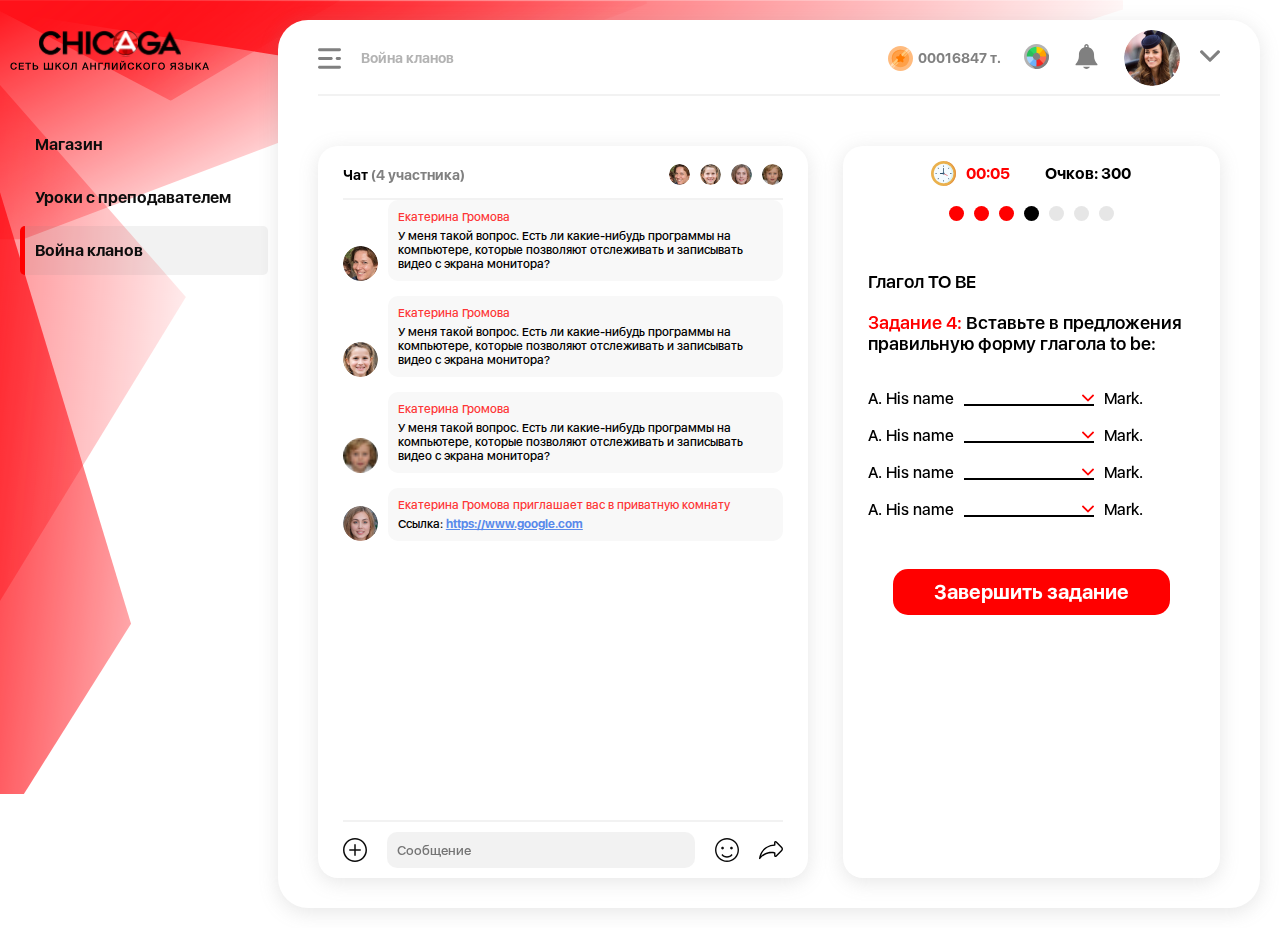
<file: clan-war.html>
<!DOCTYPE html>
<html lang="ru">

<head>
    <meta charset="UTF-8">
    <meta http-equiv="X-UA-Compatible" content="IE=edge">
    <meta name="viewport" content="width=device-width, initial-scale=1.0">
    
    <link rel="preconnect" href="https://fonts.googleapis.com">
    <link rel="preconnect" href="https://fonts.gstatic.com" crossorigin>
    <link
    	href="https://fonts.googleapis.com/css2?family=Inter:wght@600&family=Nunito+Sans:wght@800&family=Roboto:wght@400;900&display=swap"
    	rel="stylesheet">
    
    <link rel="stylesheet" href="assets/css/style.min.css">
    
    <title>Война кланов</title></head>

<body id="body">
    <svg style='display: none;'>
    	<symbol id="coin" viewBox="0 0 25 25">
    		<g clip-path="url(#clip0)">
    			<path
    				d="M12.5 25C19.4036 25 25 19.4036 25 12.5C25 5.59644 19.4036 0 12.5 0C5.59644 0 0 5.59644 0 12.5C0 19.4036 5.59644 25 12.5 25Z"
    				fill="#FFBB7E" />
    			<path
    				d="M21.815 4.16562L4.15552 21.8064C4.37461 22.003 4.60059 22.192 4.8332 22.3729L22.381 4.84419C22.2002 4.61128 22.0114 4.38501 21.815 4.16562ZM19.5744 2.19434L2.1543 19.5171C2.55146 20.1016 2.99692 20.6505 3.48486 21.1584L21.2053 3.53096C20.7009 3.04136 20.1554 2.59395 19.5744 2.19434Z"
    				fill="#FFDDB6" />
    			<path
    				d="M12.499 21.167C17.2857 21.167 21.166 17.2866 21.166 12.5C21.166 7.71335 17.2857 3.83301 12.499 3.83301C7.71238 3.83301 3.83203 7.71335 3.83203 12.5C3.83203 17.2866 7.71238 21.167 12.499 21.167Z"
    				fill="#FFA048" />
    			<path
    				d="M4.60205 13.2687C4.60205 8.48213 8.48233 4.60186 13.2689 4.60186C15.4684 4.60186 17.4761 5.42163 19.0042 6.77168C17.4161 4.96997 15.0914 3.83301 12.5008 3.83301C7.71426 3.83301 3.83398 7.71328 3.83398 12.4999C3.83398 15.087 4.96792 17.4089 6.76548 18.9969C5.41919 17.4696 4.60205 15.4647 4.60205 13.2687Z"
    				fill="#FF9534" />
    			<path
    				d="M19.6418 7.58374C19.4734 7.33979 19.293 7.10488 19.1012 6.87988L6.87695 19.0912C7.10166 19.2832 7.33633 19.4638 7.58003 19.6324L19.6418 7.58374Z"
    				fill="#FFCA7B" />
    			<path
    				d="M16.7915 4.96582L4.94727 16.7438C5.29707 17.3654 5.72105 17.9395 6.20767 18.454L18.4924 6.23374C17.9812 5.74507 17.4101 5.31855 16.7915 4.96582Z"
    				fill="#FFCA7B" />
    			<path
    				d="M13.1669 8.36442L13.9482 9.94748C14.0564 10.1668 14.2657 10.3188 14.5077 10.354L16.2547 10.6078C16.8642 10.6964 17.1076 11.4454 16.6665 11.8753L15.4024 13.1075C15.2272 13.2782 15.1473 13.5242 15.1887 13.7653L15.4871 15.5052C15.5912 16.1123 14.954 16.5752 14.4089 16.2886L12.8464 15.4671C12.6299 15.3533 12.3713 15.3533 12.1548 15.4671L10.5922 16.2886C10.0471 16.5752 9.40989 16.1123 9.51405 15.5052L9.81248 13.7653C9.85384 13.5242 9.77391 13.2783 9.59876 13.1075L8.3346 11.8753C7.89354 11.4454 8.13695 10.6964 8.74642 10.6078L10.4934 10.354C10.7355 10.3188 10.9447 10.1668 11.053 9.94748L11.8343 8.36442C12.1067 7.81212 12.8943 7.81212 13.1669 8.36442Z"
    				fill="#FF7A00" />
    		</g>
    		<defs>
    			<clipPath id="clip0">
    				<rect width="25" height="25" fill="white" />
    			</clipPath>
    		</defs>
    	</symbol>
    
    	<symbol id="arrow-down" viewBox="0 0 20 12">
    		<path
    			d="M10.0042 7.9267L2.52195 0.444753C2.31642 0.238736 2.04163 0.125404 1.74862 0.125404C1.45545 0.125404 1.18081 0.238736 0.974959 0.444753L0.319674 1.10036C0.113496 1.30605 -2.69979e-07 1.58101 -2.62294e-07 1.87402C-2.54609e-07 2.16703 0.113496 2.44166 0.319675 2.64752L9.22797 11.556C9.43447 11.7626 9.71041 11.8758 10.0037 11.875C10.2984 11.8758 10.574 11.7628 10.7806 11.556L19.6803 2.65581C19.8865 2.44995 20 2.17532 20 1.88215C20 1.58914 19.8865 1.31451 19.6803 1.10849L19.025 0.453044C18.5985 0.0265404 17.9042 0.0265404 17.4779 0.453045L10.0042 7.9267Z" />
    	</symbol>
    
    	<symbol id="clock" viewBox="0 0 25 25">
    		<path
    			d="M12.4989 24.9978C19.4018 24.9978 24.9978 19.4018 24.9978 12.4989C24.9978 5.59594 19.4018 0 12.4989 0C5.59594 0 0 5.59594 0 12.4989C0 19.4018 5.59594 24.9978 12.4989 24.9978Z"
    			fill="#FFC4C4" />
    		<path
    			d="M21.336 3.66067C18.6553 0.979909 15.0814 -0.235705 11.5215 0.037659C17.8975 0.527166 23.0439 5.84949 23.0439 12.4988C23.0439 19.1515 17.8943 24.4706 11.5215 24.9598C15.0825 25.2333 18.6561 24.0168 21.336 21.3368C26.2207 16.4522 26.2211 8.54564 21.336 3.66067Z"
    			fill="#FF9999" />
    		<path
    			d="M12.4991 22.6535C18.1077 22.6535 22.6544 18.1068 22.6544 12.4981C22.6544 6.88947 18.1077 2.34277 12.4991 2.34277C6.89045 2.34277 2.34375 6.88947 2.34375 12.4981C2.34375 18.1068 6.89045 22.6535 12.4991 22.6535Z"
    			fill="#F8F8F8" />
    		<path
    			d="M3.90611 12.4985C3.90611 7.16171 8.04426 2.77309 13.2803 2.37288C7.37714 1.92165 2.34375 6.60092 2.34375 12.4985C2.34375 18.3917 7.37182 23.0757 13.2803 22.6241C8.04426 22.2238 3.90611 17.8353 3.90611 12.4985Z"
    			fill="#DEDEFC" />
    		<path
    			d="M12.4999 13.6697C13.147 13.6697 13.6717 13.1451 13.6717 12.4979C13.6717 11.8508 13.147 11.3262 12.4999 11.3262C11.8527 11.3262 11.3281 11.8508 11.3281 12.4979C11.3281 13.1451 11.8527 13.6697 12.4999 13.6697Z"
    			fill="#0D0D0D" />
    		<path
    			d="M12.5 12.107C12.2843 12.107 12.1094 11.9321 12.1094 11.7164V7.41989C12.1094 7.20418 12.2843 7.0293 12.5 7.0293C12.7157 7.0293 12.8905 7.20418 12.8905 7.41989V11.7164C12.8905 11.9321 12.7157 12.107 12.5 12.107Z"
    			fill="#0D0D0D" />
    		<path
    			d="M9.76604 15.6228C9.42124 15.6228 9.24304 15.2028 9.48984 14.956L11.4428 13.0031C11.5953 12.8505 11.8426 12.8505 11.9951 13.0031C12.1477 13.1556 12.1477 13.4029 11.9951 13.5554L10.0422 15.5084C9.96597 15.5846 9.86598 15.6228 9.76604 15.6228Z"
    			fill="#0D0D0D" />
    		<path
    			d="M12.5 5.46763C12.2843 5.46763 12.1094 5.29275 12.1094 5.07704V4.29586C12.1094 4.08016 12.2843 3.90527 12.5 3.90527C12.7157 3.90527 12.8905 4.08016 12.8905 4.29586V5.07704C12.8905 5.29275 12.7157 5.46763 12.5 5.46763Z"
    			fill="#0D0D0D" />
    		<path
    			d="M17.7466 7.64114C17.4019 7.64114 17.2234 7.2213 17.4704 6.97435L18.0227 6.42201C18.1753 6.26949 18.4225 6.26949 18.5751 6.42201C18.7276 6.57454 18.7276 6.82183 18.5751 6.97435L18.0227 7.52669C17.9465 7.60301 17.8465 7.64114 17.7466 7.64114Z"
    			fill="#0D0D0D" />
    		<path
    			d="M20.7011 12.8886H19.9199C19.7042 12.8886 19.5293 12.7137 19.5293 12.498C19.5293 12.2823 19.7042 12.1074 19.9199 12.1074H20.7011C20.9168 12.1074 21.0917 12.2823 21.0917 12.498C21.0917 12.7137 20.9168 12.8886 20.7011 12.8886Z"
    			fill="#0D0D0D" />
    		<path
    			d="M18.2984 18.6889C18.1984 18.6889 18.0985 18.6508 18.0222 18.5745L17.4699 18.0222C17.3173 17.8697 17.3173 17.6224 17.4699 17.4699C17.6224 17.3173 17.8697 17.3173 18.0223 17.4699L18.5746 18.0222C18.8215 18.269 18.6432 18.6889 18.2984 18.6889Z"
    			fill="#0D0D0D" />
    		<path
    			d="M12.5 21.0917C12.2843 21.0917 12.1094 20.9168 12.1094 20.7011V19.9199C12.1094 19.7042 12.2843 19.5293 12.5 19.5293C12.7157 19.5293 12.8905 19.7042 12.8905 19.9199V20.7011C12.8905 20.9168 12.7157 21.0917 12.5 21.0917Z"
    			fill="#0D0D0D" />
    		<path
    			d="M6.69963 18.689C6.35484 18.689 6.17663 18.269 6.42343 18.0222L6.97578 17.4699C7.1283 17.3173 7.3756 17.3173 7.52812 17.4699C7.6807 17.6224 7.6807 17.8697 7.52812 18.0222L6.97578 18.5745C6.89956 18.6508 6.79957 18.689 6.69963 18.689Z"
    			fill="#0D0D0D" />
    		<path
    			d="M5.07802 12.8886H4.29684C4.08114 12.8886 3.90625 12.7137 3.90625 12.498C3.90625 12.2823 4.08114 12.1074 4.29684 12.1074H5.07802C5.29372 12.1074 5.46861 12.2823 5.46861 12.498C5.46861 12.7137 5.29372 12.8886 5.07802 12.8886Z"
    			fill="#0D0D0D" />
    		<path
    			d="M7.25157 7.64109C7.15162 7.64109 7.05163 7.60296 6.97537 7.52669L6.42302 6.97435C6.27045 6.82183 6.27045 6.57454 6.42302 6.42201C6.57555 6.26949 6.82284 6.26949 6.97537 6.42201L7.52771 6.97435C7.77452 7.22106 7.59636 7.64109 7.25157 7.64109Z"
    			fill="#0D0D0D" />
    	</symbol>
    
    	<symbol id="smile1" viewBox="0 0 25 25">
    		<path
    			d="M21.3388 3.66116C18.9779 1.30021 15.8389 0 12.5 0C9.16112 0 6.02211 1.30021 3.66116 3.66116C1.30021 6.02211 0 9.16112 0 12.5C0 15.8389 1.30021 18.9779 3.66116 21.3388C6.02211 23.6998 9.16112 25 12.5 25C15.8389 25 18.9779 23.6998 21.3388 21.3388C23.6998 18.9779 25 15.8389 25 12.5C25 9.16112 23.6997 6.02211 21.3388 3.66116Z"
    			fill="#FFCA7B" />
    		<path
    			d="M21.3388 3.66116C18.9779 1.30021 15.8389 0 12.5 0V25C15.8389 25 18.9779 23.6998 21.3388 21.3388C23.6998 18.9779 25 15.8389 25 12.5C25 9.16112 23.6997 6.02211 21.3388 3.66116Z"
    			fill="#FFBB7E" />
    		<path
    			d="M12.4995 20.4923C10.1924 20.4923 8.05827 19.4443 6.64453 17.6171L7.80313 16.7207C8.93741 18.1866 10.6492 19.0274 12.4995 19.0274C14.3499 19.0274 16.0616 18.1866 17.1959 16.7207L18.3545 17.6171C16.9407 19.4443 14.8066 20.4923 12.4995 20.4923Z"
    			fill="#808080" />
    		<path
    			d="M13.8999 8.376H11.1001L2.51758 7.78809L3.10066 11.7451C3.22611 12.5962 3.65381 13.3746 4.30497 13.9368C4.95612 14.499 5.78848 14.8087 6.64883 14.8087H8.22092C10.1985 14.8087 11.8074 13.1998 11.8074 11.2222V9.84087H13.1926V11.2222C13.1926 13.1998 14.8015 14.8087 16.779 14.8087H18.3511C19.2114 14.8087 20.0438 14.499 20.695 13.9368C21.3461 13.3746 21.7739 12.5962 21.8993 11.7451L22.4824 7.78809L13.8999 8.376Z"
    			fill="#404040" />
    		<path
    			d="M18.355 17.6171L17.1964 16.7207C16.0621 18.1866 14.3504 19.0274 12.5 19.0274V20.4923C14.8071 20.4923 16.9412 19.4444 18.355 17.6171Z"
    			fill="#404040" />
    		<path
    			d="M13.9005 8.37498H12.5V9.83989H13.1931V11.2213C13.1931 13.1988 14.802 14.8077 16.7796 14.8077H18.3517C19.212 14.8077 20.0444 14.4981 20.6956 13.9358C21.3467 13.3736 21.7744 12.5952 21.8999 11.7441L22.4829 7.78711L13.9005 8.37498Z"
    			fill="#0D0D0D" />
    	</symbol>
    
    	<symbol id="star" viewBox="0 0 25 25">
    		<g clip-path="url(#clip0)">
    			<path class="path1"
    				d="M24.9641 9.63196C24.878 9.36673 24.6488 9.17352 24.3729 9.13348L16.6228 8.00721L13.1568 0.984423C13.0334 0.734375 12.7788 0.576172 12.5 0.576172C12.2213 0.576172 11.9666 0.734375 11.8432 0.984423L8.37703 8.00716L0.627093 9.13348C0.351264 9.17352 0.121967 9.36673 0.0358832 9.63187C-0.0502983 9.8971 0.0215766 10.1882 0.221186 10.3827L5.82899 15.8492L4.50536 23.5681C4.45824 23.8429 4.57123 24.1206 4.79676 24.2845C5.0223 24.4483 5.32123 24.47 5.5681 24.3402L12.5 20.6958L19.4316 24.3401C19.5388 24.3965 19.6558 24.4243 19.7724 24.4243C19.9243 24.4243 20.0754 24.3772 20.203 24.2845C20.4285 24.1206 20.5415 23.8428 20.4944 23.5681L19.1704 15.8492L24.7788 10.3827C24.9784 10.1881 25.0503 9.89705 24.9641 9.63196Z"
    				fill="#FFCA7B" />
    			<path class="path2"
    				d="M24.9641 9.63197C24.878 9.36673 24.6488 9.17352 24.3729 9.13348L16.6228 8.00721L13.1568 0.984423C13.0334 0.734375 12.7788 0.576172 12.5 0.576172V20.6958L19.4317 24.3402C19.5389 24.3965 19.6558 24.4243 19.7724 24.4243C19.9243 24.4243 20.0755 24.3772 20.203 24.2845C20.4286 24.1206 20.5415 23.8429 20.4944 23.5681L19.1704 15.8492L24.7787 10.3827C24.9784 10.1881 25.0503 9.89705 24.9641 9.63197Z"
    				fill="#FFBB7E" />
    		</g>
    		<defs>
    			<clipPath id="clip0">
    				<rect width="25" height="25" fill="white" />
    			</clipPath>
    		</defs>
    	</symbol>
    
    	<symbol id="inactive-star" viewBox="0 0 35 35">
    		<g clip-path="url(#clip0)">
    			<path
    				d="M34.9498 13.4845C34.8292 13.1132 34.5083 12.8427 34.1221 12.7866L23.2719 11.2099L18.4195 1.37795C18.2468 1.02788 17.8904 0.806396 17.5 0.806396C17.1098 0.806396 16.7533 1.02788 16.5805 1.37795L11.7278 11.2098L0.87793 12.7866C0.491769 12.8427 0.170754 13.1132 0.0502365 13.4844C-0.0704176 13.8557 0.0302073 14.2632 0.30966 14.5355L8.16058 22.1887L6.3075 32.9951C6.24153 33.3798 6.39972 33.7685 6.71547 33.998C7.03122 34.2274 7.44972 34.2577 7.79534 34.076L17.5 28.9738L27.2043 34.076C27.3544 34.1548 27.5181 34.1937 27.6814 34.1937C27.894 34.1937 28.1056 34.1278 28.2842 33.998C28.5999 33.7685 28.7581 33.3797 28.6922 32.9951L26.8385 22.1887L34.6903 14.5355C34.9698 14.2631 35.0704 13.8556 34.9498 13.4845Z"
    				fill="#808080" fill-opacity="0.5" />
    			<path
    				d="M34.9497 13.4845C34.8291 13.1132 34.5083 12.8427 34.122 12.7866L23.2719 11.2099L18.4195 1.37795C18.2468 1.02788 17.8903 0.806396 17.5 0.806396V28.9739L27.2043 34.076C27.3544 34.1549 27.5182 34.1938 27.6814 34.1938C27.894 34.1938 28.1057 34.1278 28.2842 33.9981C28.6 33.7686 28.7582 33.3798 28.6922 32.9951L26.8385 22.1887L34.6902 14.5355C34.9698 14.2631 35.0704 13.8556 34.9497 13.4845Z"
    				fill="#A3A3A3" fill-opacity="0.5" />
    		</g>
    		<defs>
    			<clipPath id="clip0">
    				<rect width="35" height="35" fill="white" />
    			</clipPath>
    		</defs>
    	</symbol>
    
    	<symbol id="brains" viewBox="0 0 25 23">
    		<path
    			d="M0.730469 12.3982C0.730869 13.205 0.974494 13.9931 1.42955 14.6594C1.8846 15.3257 2.52995 15.8394 3.28137 16.1333C3.11403 16.6322 3.0797 17.1662 3.18175 17.6824C3.2838 18.1987 3.51871 18.6794 3.86329 19.0771C4.20787 19.4748 4.65021 19.7758 5.14665 19.9504C5.64309 20.1249 6.17647 20.167 6.69414 20.0725C6.90815 20.7674 7.36437 21.3624 7.97988 21.7495C8.59539 22.1366 9.32935 22.29 10.0484 22.1819C10.7674 22.0737 11.4238 21.7112 11.8982 21.1602C12.3726 20.6092 12.6336 19.9063 12.6337 19.1791V3.67004C12.6328 2.87709 12.3215 2.11602 11.7665 1.54963C11.2116 0.983246 10.457 0.656532 9.66424 0.639383C8.87147 0.622233 8.10348 0.916011 7.52455 1.45787C6.94561 1.99972 6.60172 2.74663 6.56644 3.53879C6.51941 3.53688 6.47348 3.53141 6.4259 3.53141C5.81567 3.53049 5.21521 3.68466 4.6809 3.97944C4.14659 4.27421 3.69595 4.69993 3.37129 5.21663C3.04662 5.73333 2.85859 6.32405 2.82482 6.93335C2.79106 7.54264 2.91269 8.15052 3.17828 8.69993C2.45219 9.00786 1.83284 9.5228 1.39753 10.1805C0.962223 10.8382 0.730219 11.6095 0.730469 12.3982Z"
    			fill="#FFC4C4" />
    		<path
    			d="M4.96734 10.3324C5.18217 10.3318 5.39631 10.3081 5.60609 10.2618C5.72985 10.2346 5.83777 10.1594 5.90615 10.0527C5.97454 9.94606 5.99782 9.81661 5.97088 9.69278C5.94395 9.56896 5.86899 9.46087 5.76247 9.39224C5.65594 9.32361 5.52654 9.30004 5.40265 9.32669C4.58644 9.5047 3.91844 9.19872 3.61683 8.50829C3.56707 8.39496 3.47527 8.30538 3.36076 8.2584C3.24625 8.21142 3.11798 8.21073 3.00297 8.25645C3.05163 8.40801 3.11027 8.55617 3.17852 8.69997C3.03217 8.76293 2.88972 8.83461 2.75195 8.91462C2.93864 9.34426 3.24906 9.70856 3.64362 9.96107C4.03818 10.2136 4.49901 10.3428 4.96734 10.3324Z"
    			fill="#FF9999" />
    		<path
    			d="M7.92482 17.2336C8.03339 17.1678 8.11139 17.0617 8.14167 16.9384C8.17195 16.8152 8.15203 16.6849 8.08629 16.5764C8.02055 16.4678 7.91437 16.3898 7.79112 16.3595C7.66787 16.3292 7.53764 16.3492 7.42908 16.4149C6.29924 17.0985 5.77807 18.7071 6.20928 20.1186C6.37186 20.1156 6.53396 20.0999 6.69408 20.0716C6.74082 20.2238 6.79962 20.372 6.8699 20.5148C6.98416 20.4698 7.07667 20.3825 7.1282 20.271C7.17974 20.1595 7.18633 20.0325 7.14662 19.9163C6.80018 18.9065 7.14936 17.7033 7.92482 17.2336Z"
    			fill="#FF9999" />
    		<path
    			d="M12.1552 14.7951C12.1552 14.858 12.1675 14.9202 12.1915 14.9783C12.2156 15.0364 12.2508 15.0891 12.2953 15.1336C12.3397 15.178 12.3925 15.2132 12.4505 15.2373C12.5086 15.2613 12.5709 15.2737 12.6337 15.2736V12.8359C12.3742 12.3271 11.9793 11.8996 11.4927 11.6005C11.006 11.3014 10.4462 11.1423 9.875 11.1406C9.74809 11.1406 9.62638 11.191 9.53664 11.2808C9.4469 11.3705 9.39648 11.4922 9.39648 11.6191C9.39648 11.7461 9.4469 11.8678 9.53664 11.9575C9.62638 12.0472 9.74809 12.0977 9.875 12.0977C11.1968 12.0977 12.1552 13.2316 12.1552 14.7951Z"
    			fill="#FF9999" />
    		<path
    			d="M4.53004 15.9757C4.60098 15.9757 4.67103 15.96 4.73512 15.9295C4.96792 15.8175 5.19357 15.6912 5.41078 15.5514C5.46215 15.5152 5.50588 15.4692 5.53948 15.4161C5.57308 15.363 5.59588 15.3037 5.6066 15.2418C5.61731 15.1799 5.61572 15.1165 5.60193 15.0551C5.58813 14.9938 5.56238 14.9358 5.52617 14.8845C5.48996 14.8331 5.44398 14.7894 5.39087 14.7558C5.33775 14.7222 5.27854 14.6994 5.21661 14.6886C5.15468 14.6779 5.09125 14.6795 5.02994 14.6933C4.96862 14.7071 4.91062 14.7329 4.85926 14.7691C4.68642 14.8774 4.50778 14.9762 4.32414 15.0649C4.22596 15.1115 4.14656 15.1902 4.09901 15.2879C4.05146 15.3856 4.0386 15.4966 4.06253 15.6026C4.08646 15.7086 4.14577 15.8033 4.23069 15.8711C4.31561 15.939 4.42109 15.9759 4.52977 15.9757H4.53004Z"
    			fill="#FF9999" />
    		<path
    			d="M9.96347 5.14777C10.1658 4.9224 10.4231 4.75337 10.7102 4.65723C10.8465 4.62665 10.9879 4.62801 11.1236 4.66122C11.2592 4.69443 11.3853 4.75857 11.492 4.84863C11.9076 5.17676 12.1556 5.81988 12.1556 6.56609C12.1556 6.693 12.206 6.81471 12.2958 6.90445C12.3855 6.99419 12.5072 7.04461 12.6341 7.04461V4.72887C12.4901 4.48812 12.305 4.27444 12.0873 4.0975C11.868 3.91684 11.6099 3.7893 11.3332 3.72483C11.0565 3.66037 10.7686 3.66074 10.492 3.7259C10.0431 3.85542 9.63708 4.1029 9.31625 4.44258C8.91648 4.8098 8.73383 4.97742 8.23754 4.75758C8.12201 4.70921 7.99212 4.70806 7.87576 4.75438C7.75939 4.8007 7.66583 4.8908 7.61515 5.00533C7.56447 5.11987 7.56071 5.24971 7.60468 5.36698C7.64866 5.48425 7.73686 5.57961 7.85035 5.63258C8.9184 6.10535 9.52297 5.55191 9.96347 5.14777Z"
    			fill="#FF9999" />
    		<path
    			d="M18.8426 3.53041C18.795 3.53041 18.7491 3.53588 18.7021 3.53779C18.6668 2.74554 18.3228 1.99856 17.7438 1.4567C17.1647 0.914832 16.3966 0.621124 15.6037 0.638418C14.8109 0.655712 14.0563 0.982634 13.5014 1.54923C12.9465 2.11583 12.6355 2.87709 12.6348 3.67013V19.1779C12.6347 19.9051 12.8956 20.6083 13.37 21.1595C13.8445 21.7107 14.501 22.0733 15.2202 22.1815C15.9393 22.2896 16.6735 22.1361 17.289 21.7489C17.9046 21.3616 18.3608 20.7663 18.5746 20.0712C19.092 20.1639 19.6245 20.1205 20.12 19.9454C20.6155 19.7702 21.057 19.4693 21.4011 19.072C21.7453 18.6748 21.9802 18.195 22.083 17.6796C22.1858 17.1642 22.1529 16.6309 21.9874 16.132C22.7302 15.8414 23.3696 15.3359 23.8238 14.6802C24.278 14.0245 24.5265 13.2483 24.5376 12.4507C24.5487 11.6531 24.3218 10.8703 23.8859 10.2023C23.45 9.5342 22.825 9.0112 22.0905 8.70002C22.3564 8.15055 22.4782 7.54253 22.4445 6.93305C22.4109 6.32358 22.2229 5.73266 21.8981 5.2158C21.5734 4.69894 21.1226 4.2731 20.5882 3.97829C20.0537 3.68347 19.453 3.52935 18.8426 3.53041Z"
    			fill="#FF9999" />
    		<path
    			d="M18.3989 20.5141C18.469 20.3712 18.5278 20.223 18.5747 20.0709C18.7348 20.0992 18.8969 20.1149 19.0595 20.1179C19.4907 18.7064 18.9692 17.0983 17.8394 16.4142C17.7309 16.3507 17.6018 16.3324 17.48 16.3633C17.3581 16.3942 17.2534 16.4718 17.1883 16.5794C17.1232 16.6869 17.103 16.8158 17.1322 16.938C17.1613 17.0603 17.2374 17.1662 17.3439 17.2329C18.1194 17.7024 18.4683 18.9057 18.1221 19.9156C18.0824 20.0318 18.0889 20.1588 18.1405 20.2703C18.192 20.3818 18.2846 20.4691 18.3989 20.5141Z"
    			fill="#FFC4C4" />
    		<path
    			d="M15.5425 13.6832C15.6052 13.6784 15.6663 13.6613 15.7223 13.6329C15.7784 13.6045 15.8283 13.5653 15.8692 13.5176C15.9101 13.4699 15.9412 13.4146 15.9607 13.3548C15.9803 13.2951 15.9878 13.2321 15.983 13.1695C15.9782 13.1068 15.9611 13.0457 15.9327 12.9896C15.9042 12.9336 15.8651 12.8837 15.8174 12.8428C15.7696 12.8019 15.7143 12.7708 15.6546 12.7512C15.5949 12.7317 15.5319 12.7241 15.4692 12.7289C14.8849 12.7843 14.3225 12.9792 13.8292 13.2973C13.3359 13.6153 12.9263 14.0472 12.6348 14.5566V16.8633C12.7617 16.8633 12.8834 16.8129 12.9731 16.7232C13.0629 16.6334 13.1133 16.5117 13.1133 16.3848C13.1081 15.7126 13.3544 15.0627 13.8039 14.5628C14.2534 14.063 14.8735 13.7492 15.5425 13.6832Z"
    			fill="#FFC4C4" />
    		<path
    			d="M13.7778 6.05405C13.8844 5.96383 14.0105 5.89958 14.1461 5.86636C14.2818 5.83315 14.4233 5.83188 14.5595 5.86265C14.7656 5.91496 14.9683 5.97933 15.1668 6.05542C15.8849 6.31628 16.6278 6.58507 17.7754 5.63351C17.8253 5.59391 17.8667 5.54477 17.8974 5.48895C17.928 5.43313 17.9472 5.37176 17.9538 5.30844C17.9604 5.24512 17.9543 5.18112 17.9358 5.12018C17.9174 5.05924 17.887 5.0026 17.8464 4.95357C17.8058 4.90454 17.7558 4.8641 17.6993 4.83463C17.6429 4.80516 17.5812 4.78724 17.5177 4.78194C17.4543 4.77663 17.3904 4.78404 17.3299 4.80373C17.2693 4.82341 17.2133 4.85499 17.1651 4.89659C16.4378 5.49815 16.122 5.38386 15.493 5.15581C15.2597 5.06653 15.0211 4.99156 14.7786 4.93132C14.502 4.86618 14.2142 4.86583 13.9375 4.93029C13.6609 4.99475 13.4028 5.12228 13.1836 5.30292C12.9659 5.47993 12.7809 5.69359 12.6367 5.93429V8.24921C12.6996 8.24925 12.7618 8.23689 12.8199 8.21286C12.878 8.18882 12.9307 8.15358 12.9752 8.10914C13.0196 8.0647 13.0548 8.01193 13.0789 7.95386C13.1029 7.89579 13.1153 7.83355 13.1152 7.7707C13.1141 7.02394 13.3621 6.38218 13.7778 6.05405Z"
    			fill="#FFC4C4" />
    		<path
    			d="M20.5344 15.929C20.6488 15.9816 20.7793 15.987 20.8977 15.944C21.016 15.901 21.1127 15.8131 21.1667 15.6993C21.2206 15.5855 21.2276 15.4551 21.186 15.3362C21.1444 15.2174 21.0577 15.1197 20.9446 15.0644C20.7609 14.9757 20.5824 14.877 20.4097 14.7685C20.306 14.6952 20.1774 14.6661 20.0522 14.6876C19.927 14.7091 19.8154 14.7795 19.7421 14.8832C19.6688 14.9869 19.6397 15.1156 19.6612 15.2408C19.6827 15.366 19.7531 15.4775 19.8568 15.5508C20.0746 15.6909 20.3009 15.8172 20.5344 15.929Z"
    			fill="#FFC4C4" />
    		<path
    			d="M21.6514 8.50784C21.3506 9.19772 20.6826 9.50452 19.8656 9.32624C19.7415 9.29922 19.6119 9.32258 19.5051 9.39116C19.3983 9.45975 19.3231 9.56795 19.2961 9.69196C19.2691 9.81597 19.2925 9.94563 19.3611 10.0524C19.4296 10.1592 19.5378 10.2344 19.6618 10.2614C19.8715 10.3076 20.0856 10.3313 20.3003 10.3319C20.7685 10.3422 21.2292 10.2128 21.6236 9.96032C22.0181 9.70783 22.3284 9.34365 22.5152 8.91417C22.3774 8.83422 22.2349 8.76254 22.0886 8.69952C22.1567 8.55567 22.2154 8.40752 22.2642 8.25601C22.1493 8.21068 22.0213 8.21159 21.9071 8.25854C21.7928 8.30548 21.7012 8.39483 21.6514 8.50784Z"
    			fill="#FFC4C4" />
    	</symbol>
    
    	<symbol id="bulb" viewBox="0 0 19 25">
    		<path
    			d="M6.375 21.8744C6.375 23.6004 7.77414 24.9994 9.5 24.9994C11.2259 24.9994 12.625 23.6004 12.625 21.8744V21.71H6.375V21.8744Z"
    			fill="#808080" fill-opacity="0.6" />
    		<path d="M9.5 19.7363H8.51316H6.375V21.71H12.625V19.7363H10.4868H9.5Z" fill="#808080" />
    		<path
    			d="M8.51316 13.3489C6.99625 12.9182 5.88158 11.5215 5.88158 9.86842H7.85526C7.85526 10.7753 8.59309 11.5132 9.5 11.5132C9.5 7.35809 9.5 2.64776 9.5 0C4.75382 0 0.90625 3.8475 0.90625 8.59375C0.90625 11.7784 2.63855 14.5584 5.21224 16.043L6.375 19.7368H8.51316V13.3489Z"
    			fill="#FFCA7B" />
    		<path
    			d="M9.5 0C9.5 2.64776 9.5 7.35809 9.5 11.5132C10.4069 11.5132 11.1447 10.7753 11.1447 9.86842H13.1184C13.1184 11.5215 12.0038 12.9182 10.4868 13.3489V19.7368H12.625L13.7878 16.043C16.3614 14.5584 18.0938 11.7785 18.0938 8.59375C18.0938 3.8475 14.2462 0 9.5 0Z"
    			fill="#FFBB7E" />
    		<path
    			d="M7.85454 9.86816H5.88086C5.88086 11.5213 6.99553 12.9179 8.51244 13.3487V19.7366H10.4861V13.3487C12.003 12.9179 13.1177 11.5213 13.1177 9.86816H11.144C11.144 10.7751 10.4062 11.5129 9.49928 11.5129C8.59237 11.5129 7.85454 10.7751 7.85454 9.86816Z"
    			fill="#FF9999" />
    	</symbol>
    
    	<symbol id="microphone" viewBox="0 0 20 20">
    		<path
    			d="M16.3996 10.3294C16.3996 9.92942 16.0937 9.62354 15.6937 9.62354C15.2937 9.62354 14.9878 9.92942 14.9878 10.3294C14.9878 13.0824 12.7525 15.3176 9.99961 15.3176C7.24667 15.3176 5.01137 13.0824 5.01137 10.3294C5.01137 9.92942 4.70549 9.62354 4.30549 9.62354C3.90549 9.62354 3.59961 9.92942 3.59961 10.3294C3.59961 13.6 6.04667 16.3529 9.29373 16.7059V18.5882H6.72902C6.32902 18.5882 6.02314 18.8941 6.02314 19.2941C6.02314 19.6941 6.32902 20 6.72902 20H13.2702C13.6702 20 13.9761 19.6941 13.9761 19.2941C13.9761 18.8941 13.6702 18.5882 13.2702 18.5882H10.7055V16.7059C13.9525 16.3529 16.3996 13.6 16.3996 10.3294Z"
    			fill="#F2F2F2" fill-opacity="0.5" />
    		<path
    			d="M9.99972 0C7.83502 0 6.07031 1.76471 6.07031 3.92941V10.3059C6.07031 12.4941 7.83502 14.2353 9.99972 14.2588C12.1644 14.2588 13.9291 12.4941 13.9291 10.3294V3.92941C13.9291 1.76471 12.1644 0 9.99972 0Z"
    			fill="#F2F2F2" fill-opacity="0.5" />
    	</symbol>
    
    	<symbol id="fullscreen" viewBox="0 0 20 20">
    		<path
    			d="M17.5 0H2.5C1.11938 0 0 1.11938 0 2.5V17.5C0 18.8806 1.11938 20 2.5 20H17.5C18.8806 20 20 18.8806 20 17.5V2.5C20 1.11938 18.8806 0 17.5 0ZM7.5 15C7.845 15 8.125 15.28 8.125 15.625C8.125 15.97 7.845 16.25 7.5 16.25H4.39252C4.21752 16.25 4.06062 16.1775 3.94752 16.0619C3.82627 15.9593 3.75003 15.81 3.75003 15.625V12.5C3.75003 12.155 4.03003 11.875 4.37503 11.875C4.72003 11.875 5 12.155 5 12.5L4.98624 14.1038L7.97248 11.1175L8.85624 12.0012L5.85748 15H7.5ZM7.97248 8.88314L4.98624 5.89627L5 7.5C5 7.845 4.72 8.125 4.375 8.125C4.03 8.125 3.75 7.845 3.75 7.5V4.375C3.75 4.19 3.82624 4.04062 3.94748 3.93748C4.06059 3.82248 4.2181 3.75 4.39248 3.75H7.5C7.845 3.75 8.125 4.03 8.125 4.375C8.125 4.72 7.845 5 7.5 5H5.85748L8.85686 7.99938L7.97248 8.88314ZM16.25 15.625C16.25 15.81 16.1738 15.9593 16.0525 16.0625C15.9394 16.1781 15.7819 16.25 15.6075 16.25H12.5C12.155 16.25 11.875 15.97 11.875 15.625C11.875 15.28 12.155 15 12.5 15H14.1425L11.1431 12.0006L12.0269 11.1169L15.0131 14.1031L15 12.5C15 12.155 15.28 11.875 15.625 11.875C15.97 11.875 16.25 12.155 16.25 12.5V15.625ZM16.25 7.5C16.25 7.845 15.97 8.125 15.625 8.125C15.28 8.125 15 7.845 15 7.5L15.0138 5.89624L12.0275 8.88248L11.1438 7.99873L14.1425 5H12.5C12.155 5 11.875 4.72 11.875 4.375C11.875 4.03 12.155 3.75 12.5 3.75H15.6075C15.7819 3.75 15.9394 3.82252 16.0525 3.93814C16.1738 4.04062 16.25 4.19 16.25 4.375V7.5Z"
    			fill="#F2F2F2" fill-opacity="0.5" />
    	</symbol>
    
    	<symbol id="camera" viewBox="0 0 20 14">
    		<path
    			d="M20 2.8371V11.1558C20 11.7988 19.3037 12.2002 18.7467 11.8807L15.2816 9.88195V10.4513C15.2816 12.1633 13.8931 13.5518 12.181 13.5518H3.10055C1.38849 13.5518 0 12.1633 0 10.4513V3.54977C0 1.83771 1.38849 0.449219 3.10055 0.449219H12.1851C13.8972 0.449219 15.2857 1.83771 15.2857 3.54977V4.11909L18.7508 2.12032C19.3037 1.79266 20 2.19814 20 2.8371Z"
    			fill="#F2F2F2" fill-opacity="0.5" />
    	</symbol>
    
    	<symbol id="subtract" viewBox="0 0 30 30">
    		<path fill-rule="evenodd" clip-rule="evenodd"
    			d="M3.75 0H26.25C28.3209 0 30 1.67907 30 3.75V26.25C30 28.3209 28.3209 30 26.25 30H3.75C1.67907 30 0 28.3209 0 26.25V3.75C0 1.67907 1.67907 0 3.75 0ZM13.1666 15C13.1666 13.9871 13.9871 13.1667 15 13.1667C16.0129 13.1667 16.8333 13.9871 16.8333 15C16.8333 16.013 16.0129 16.8334 15 16.8334C13.987 16.8334 13.1666 16.013 13.1666 15ZM13.1621 17.6593C13.1612 17.6503 13.1598 17.6415 13.1584 17.6327L13.1563 17.6192L13.1546 17.6073C13.153 17.5951 13.1513 17.5828 13.1489 17.5707C13.1466 17.5592 13.1437 17.548 13.1407 17.5368L13.1378 17.5253L13.135 17.5139C13.1325 17.5038 13.1301 17.4937 13.1271 17.4837C13.1237 17.4725 13.1196 17.4615 13.1156 17.4505L13.1156 17.4505L13.1119 17.4402L13.1078 17.4286L13.1077 17.4285C13.1043 17.4186 13.1008 17.4088 13.0968 17.399C13.0927 17.3891 13.088 17.3795 13.0834 17.3698L13.0834 17.3698L13.0784 17.3595L13.0736 17.3491C13.0687 17.3386 13.0638 17.328 13.0583 17.3177C13.0535 17.3088 13.0483 17.3002 13.0431 17.2916L13.0366 17.2809L13.0305 17.2706C13.0246 17.2606 13.0187 17.2506 13.0123 17.2409C13.0055 17.2307 12.9981 17.221 12.9907 17.2113L12.9833 17.2016L12.9753 17.1905C12.97 17.1832 12.9647 17.1759 12.9589 17.1689C12.9399 17.1457 12.9198 17.1234 12.8986 17.1022L12.8982 17.1017L12.8977 17.1012C12.8765 17.0801 12.8542 17.06 12.831 17.041C12.8241 17.0353 12.817 17.0301 12.8098 17.025L12.7983 17.0165L12.7885 17.0091C12.7788 17.0017 12.7691 16.9944 12.759 16.9876C12.7493 16.9811 12.7394 16.9753 12.7294 16.9695L12.7294 16.9695L12.7189 16.9633L12.7086 16.957C12.6999 16.9517 12.6911 16.9464 12.682 16.9415C12.6718 16.936 12.6613 16.9312 12.6507 16.9263L12.6404 16.9214L12.6303 16.9166C12.6205 16.9119 12.6108 16.9072 12.6007 16.9031C12.5906 16.8989 12.5802 16.8952 12.5698 16.8916L12.5596 16.888L12.5488 16.8841C12.538 16.8801 12.5272 16.8762 12.5161 16.8728C12.5061 16.8698 12.496 16.8673 12.4858 16.8649L12.4745 16.8621L12.4631 16.8592C12.4518 16.8562 12.4406 16.8533 12.4291 16.851C12.417 16.8486 12.4048 16.847 12.3927 16.8453L12.3805 16.8436L12.3663 16.8414L12.3662 16.8414L12.3662 16.8414C12.3576 16.8401 12.3491 16.8387 12.3404 16.8378C12.3103 16.8349 12.2801 16.8333 12.2499 16.8333H7.66664C7.16038 16.8331 6.74999 17.2435 6.74999 17.7498C6.74999 18.256 7.16038 18.6664 7.66664 18.6664H10.0369L4.26846 24.4349C3.91048 24.7929 3.91048 25.3733 4.26846 25.7313C4.62643 26.0893 5.20685 26.0893 5.56482 25.7313L11.3333 19.9628V22.3331C11.3333 22.8394 11.7437 23.2498 12.2499 23.2498C12.7562 23.2498 13.1666 22.8394 13.1666 22.3331V17.7498C13.1666 17.7196 13.1651 17.6894 13.1621 17.6593ZM22.3333 18.6658H19.963L25.7315 24.4342C26.0895 24.7922 26.0895 25.3726 25.7315 25.7306C25.3736 26.0886 24.7931 26.0886 24.4352 25.7306L18.6667 19.9621V22.3324C18.6667 22.8387 18.2563 23.2491 17.7501 23.2491C17.2438 23.2491 16.8334 22.8387 16.8334 22.3324V17.7491C16.8334 17.7189 16.835 17.6887 16.838 17.6586C16.8384 17.6544 16.8389 17.6502 16.8395 17.6461L16.8416 17.6327L16.8438 17.6185L16.8456 17.6055C16.8472 17.5936 16.8489 17.5818 16.8512 17.57C16.8535 17.5585 16.8564 17.5473 16.8593 17.5361L16.8593 17.5361L16.8623 17.5246L16.8651 17.5129C16.8676 17.5029 16.87 17.4929 16.873 17.483C16.8763 17.472 16.8803 17.4612 16.8842 17.4504L16.8882 17.4395L16.8918 17.4292C16.8954 17.4189 16.899 17.4085 16.9032 17.3984L16.9069 17.3898C16.9101 17.3827 16.9134 17.3758 16.9168 17.3689L16.9216 17.3588C16.9282 17.3448 16.9344 17.3307 16.9417 17.3171C16.9465 17.3082 16.9517 17.2996 16.957 17.291L16.9635 17.2802L16.9697 17.2697L16.9697 17.2697L16.9697 17.2697C16.9755 17.2598 16.9813 17.2498 16.9878 17.2402C16.9968 17.2267 17.0069 17.2139 17.0166 17.201L17.0249 17.1897C17.0301 17.1824 17.0354 17.1752 17.0412 17.1681C17.0601 17.1451 17.08 17.123 17.101 17.102L17.1019 17.101L17.1029 17.1001C17.1239 17.0791 17.146 17.0591 17.169 17.0403C17.176 17.0345 17.1833 17.0293 17.1906 17.024L17.2019 17.0157L17.2116 17.0083L17.2117 17.0083C17.2214 17.001 17.231 16.9937 17.2411 16.9869C17.2508 16.9804 17.2608 16.9745 17.2708 16.9687L17.2811 16.9626L17.2919 16.9561L17.2919 16.9561L17.2919 16.956C17.3005 16.9508 17.3091 16.9456 17.318 16.9408C17.3247 16.9372 17.3315 16.9339 17.3383 16.9307L17.3597 16.9207L17.37 16.9158L17.37 16.9158C17.3797 16.9111 17.3893 16.9064 17.3993 16.9023C17.409 16.8983 17.4189 16.8948 17.4288 16.8914L17.4404 16.8873L17.4507 16.8835C17.4616 16.8795 17.4726 16.8755 17.4839 16.8721C17.4939 16.869 17.504 16.8666 17.5142 16.8642L17.5255 16.8614L17.5371 16.8584C17.5482 16.8555 17.5594 16.8526 17.5709 16.8503C17.583 16.8479 17.5953 16.8462 17.6075 16.8445L17.6194 16.8429L17.6329 16.8408C17.6417 16.8394 17.6505 16.8379 17.6595 16.8371C17.6896 16.8341 17.7198 16.8325 17.7501 16.8325H22.3333C22.8396 16.8325 23.25 17.2429 23.25 17.7492C23.25 18.2554 22.8396 18.6658 22.3333 18.6658ZM16.8437 12.3803L16.8454 12.3925C16.847 12.4047 16.8487 12.4168 16.8511 12.4289C16.8534 12.4404 16.8563 12.4516 16.8592 12.4628L16.8592 12.4629L16.8622 12.4743L16.865 12.486C16.8674 12.496 16.8699 12.506 16.8729 12.5159C16.8773 12.5307 16.8829 12.545 16.8881 12.5594C16.893 12.5732 16.8975 12.587 16.9031 12.6006C16.9073 12.6106 16.912 12.6203 16.9167 12.6301L16.9215 12.6402L16.9263 12.6506C16.9293 12.657 16.9323 12.6635 16.9355 12.6699C16.9374 12.6739 16.9395 12.6779 16.9416 12.6819C16.9483 12.6945 16.9561 12.7065 16.9634 12.7188L16.9695 12.7292L16.9695 12.7292C16.9754 12.7392 16.9812 12.7491 16.9876 12.7588C16.9944 12.7689 17.0018 12.7786 17.0092 12.7883C17.0116 12.7916 17.0141 12.7948 17.0166 12.7981L17.0246 12.8091C17.0299 12.8164 17.0352 12.8238 17.041 12.8308C17.0601 12.854 17.0801 12.8763 17.1013 12.8975L17.1018 12.898L17.1022 12.8984C17.1235 12.9196 17.1457 12.9397 17.1689 12.9587C17.1734 12.9624 17.178 12.9659 17.1827 12.9693C17.1853 12.9712 17.1879 12.9732 17.1906 12.9751L17.2016 12.9832L17.2114 12.9905C17.2211 12.9979 17.2308 13.0053 17.2409 13.0121C17.2506 13.0186 17.2605 13.0244 17.2705 13.0302L17.281 13.0364L17.2917 13.0429C17.3003 13.0481 17.3089 13.0534 17.3178 13.0581C17.3282 13.0637 17.3388 13.0686 17.3495 13.0735L17.3595 13.0782C17.3629 13.0798 17.3663 13.0815 17.3696 13.0831C17.3793 13.0878 17.3891 13.0924 17.3991 13.0966C17.4093 13.1008 17.4196 13.1045 17.43 13.1081C17.4334 13.1093 17.4368 13.1105 17.4402 13.1117L17.4511 13.1156C17.4619 13.1196 17.4727 13.1235 17.4838 13.1269C17.4936 13.1299 17.5037 13.1323 17.5137 13.1347L17.5137 13.1347L17.5254 13.1376L17.5368 13.1405C17.5481 13.1435 17.5593 13.1464 17.5707 13.1487C17.5825 13.151 17.5944 13.1526 17.6062 13.1543L17.6062 13.1543L17.6193 13.1561L17.6334 13.1583C17.642 13.1597 17.6506 13.161 17.6594 13.1619C17.6894 13.1649 17.7197 13.1665 17.7498 13.1665H22.3332C22.8394 13.1665 23.2498 12.7561 23.2498 12.2498C23.2498 11.7435 22.8394 11.3331 22.3332 11.3331H19.9629L25.7315 5.5646C26.0895 5.20662 26.0895 4.6262 25.7315 4.26823C25.3736 3.91026 24.7931 3.91026 24.4352 4.26823L18.6666 10.0367V7.66641C18.6666 7.16016 18.2562 6.74976 17.75 6.74976C17.2437 6.74976 16.8333 7.16016 16.8333 7.66641V12.2498C16.8333 12.28 16.8349 12.3101 16.8379 12.3402C16.8388 12.3492 16.8402 12.3581 16.8416 12.3669L16.8437 12.3803ZM7.66641 11.3331H10.0367L4.26823 5.5646C3.91026 5.20662 3.91026 4.6262 4.26823 4.26823C4.6262 3.91026 5.20662 3.91026 5.5646 4.26823L11.3331 10.0367V7.66641C11.3331 7.16016 11.7435 6.74976 12.2498 6.74976C12.756 6.74976 13.1664 7.16016 13.1663 7.66641V12.2498C13.1663 12.28 13.1647 12.3102 13.1618 12.3403C13.1609 12.349 13.1595 12.3576 13.1582 12.3662C13.1574 12.3709 13.1566 12.3756 13.156 12.3804C13.1537 12.3966 13.1518 12.4128 13.1486 12.4289C13.1463 12.4405 13.1434 12.4517 13.1404 12.463C13.1394 12.4667 13.1385 12.4705 13.1375 12.4743C13.1365 12.4781 13.1356 12.4819 13.1347 12.4857C13.1323 12.4959 13.1298 12.506 13.1268 12.516C13.1234 12.527 13.1195 12.5378 13.1155 12.5486C13.1142 12.5522 13.1129 12.5559 13.1116 12.5595C13.1067 12.5732 13.1021 12.5871 13.0965 12.6006C13.0924 12.6106 13.0877 12.6204 13.083 12.6301C13.0814 12.6335 13.0798 12.6368 13.0782 12.6402C13.0716 12.6542 13.0654 12.6682 13.0581 12.6819C13.0533 12.691 13.0479 12.6997 13.0426 12.7084C13.0405 12.7119 13.0384 12.7153 13.0363 12.7188C13.0283 12.7322 13.0208 12.7457 13.012 12.7588C13.0052 12.7691 12.9977 12.7789 12.9902 12.7887C12.9878 12.7919 12.9854 12.795 12.9831 12.7982C12.9802 12.802 12.9775 12.8058 12.9747 12.8096C12.9695 12.8167 12.9643 12.8239 12.9587 12.8308C12.9203 12.8776 12.8774 12.9204 12.8307 12.9587C12.8238 12.9645 12.8166 12.9697 12.8094 12.9749C12.8057 12.9776 12.8019 12.9803 12.7981 12.9832C12.7946 12.9858 12.7912 12.9884 12.7877 12.991C12.7782 12.9982 12.7687 13.0055 12.7587 13.0121C12.7491 13.0186 12.7391 13.0244 12.7292 13.0302C12.7257 13.0323 12.7222 13.0343 12.7187 13.0364C12.7149 13.0386 12.7112 13.0409 12.7074 13.0432C12.699 13.0484 12.6906 13.0535 12.6818 13.0582C12.6715 13.0637 12.661 13.0685 12.6505 13.0734C12.6471 13.075 12.6436 13.0766 12.6401 13.0782C12.6368 13.0798 12.6334 13.0815 12.63 13.0831C12.6203 13.0878 12.6105 13.0925 12.6005 13.0966C12.5908 13.1006 12.5809 13.1041 12.571 13.1076C12.5671 13.1089 12.5633 13.1103 12.5594 13.1117C12.545 13.1169 12.5306 13.1224 12.5159 13.1269C12.5021 13.131 12.4881 13.1341 12.4742 13.1376C12.4704 13.1385 12.4667 13.1395 12.4629 13.1405C12.4516 13.1435 12.4404 13.1464 12.4289 13.1487C12.4168 13.1511 12.4046 13.1527 12.3925 13.1544C12.3884 13.1549 12.3843 13.1555 12.3803 13.1561C12.3758 13.1567 12.3714 13.1574 12.367 13.1581C12.3581 13.1595 12.3492 13.161 12.3402 13.1619C12.3101 13.1648 12.28 13.1664 12.2498 13.1664H7.66641C7.16016 13.1664 6.74976 12.756 6.74976 12.2498C6.74976 11.7435 7.16016 11.3331 7.66641 11.3331Z"
    			fill="#F2F2F2" fill-opacity="0.5" />
    	</symbol>
    
    	<symbol id="forward" viewBox="0 0 24 20">
    		<path
    			d="M23.1798 7.0163L17.7454 1.58191C17.2972 1.13348 16.8424 0.90625 16.3939 0.90625C15.7783 0.90625 15.0593 1.37463 15.0593 2.69446V4.43195C7.35897 4.77069 0.949179 10.64 0.00527059 18.3489C-0.0337309 18.6666 0.146811 18.9703 0.444358 19.0881C0.528586 19.1214 0.616111 19.1375 0.702719 19.1375C0.921897 19.1375 1.13467 19.0348 1.27016 18.8497C3.8644 15.3051 8.02987 13.189 12.4125 13.189C13.2954 13.189 14.1833 13.2754 15.0593 13.4464V15.3044C15.0593 16.6242 15.7783 17.0926 16.3939 17.0926H16.3941C16.8426 17.0926 17.2972 16.8652 17.7454 16.4169L23.1798 10.9825C24.2733 9.88904 24.2733 8.1098 23.1798 7.0163ZM22.1858 9.98847L16.7514 15.4227C16.6468 15.5272 16.5604 15.5931 16.4967 15.6331C16.4798 15.5598 16.4654 15.4522 16.4654 15.3044V12.879C16.4654 12.5532 16.2412 12.27 15.9241 12.1949C14.7681 11.9215 13.5868 11.7831 12.4125 11.7831C9.98159 11.7831 7.5635 12.3712 5.4197 13.4843C4.15847 14.1391 2.98843 14.9757 1.95388 15.9564C3.81057 10.0304 9.35207 5.82263 15.7624 5.82263C16.1506 5.82263 16.4654 5.50787 16.4654 5.11951V2.69446C16.4654 2.54669 16.4798 2.43903 16.4967 2.3656C16.5604 2.40552 16.6468 2.47162 16.7514 2.57599L22.1858 8.01038C22.731 8.55567 22.731 9.443 22.1858 9.98847Z"
    			fill="black" />
    	</symbol>
    
    	<symbol id="plus" viewBox="0 0 24 24">
    		<path
    			d="M12 24C5.38293 24 0 18.6171 0 12C0 5.38293 5.38293 0 12 0C18.6171 0 24 5.38293 24 12C24 18.6171 18.6171 24 12 24ZM12 1.5C6.21002 1.5 1.5 6.21002 1.5 12C1.5 17.79 6.21002 22.5 12 22.5C17.79 22.5 22.5 17.79 22.5 12C22.5 6.21002 17.79 1.5 12 1.5Z"
    			fill="#0D0D0D" />
    		<path
    			d="M17.25 12.75H6.75C6.336 12.75 6 12.414 6 12C6 11.586 6.336 11.25 6.75 11.25H17.25C17.664 11.25 18 11.586 18 12C18 12.414 17.664 12.75 17.25 12.75Z"
    			fill="#0D0D0D" />
    		<path
    			d="M12 18C11.586 18 11.25 17.664 11.25 17.25V6.75C11.25 6.336 11.586 6 12 6C12.414 6 12.75 6.336 12.75 6.75V17.25C12.75 17.664 12.414 18 12 18Z"
    			fill="#0D0D0D" />
    	</symbol>
    
    	<symbol id="smile2" viewBox="0 0 24 24">
    		<path
    			d="M11.9997 18.2662C10.2233 18.2662 8.58003 17.4591 7.49116 16.0518L6.37891 16.9123C7.73614 18.6664 9.78482 19.6725 11.9997 19.6725C14.2146 19.6725 16.2632 18.6664 17.6205 16.9123L16.5082 16.0518C15.4193 17.4591 13.776 18.2662 11.9997 18.2662Z"
    			fill="#0D0D0D" />
    		<path
    			d="M20.4853 3.51471C18.2188 1.2482 15.2053 0 12 0C8.79468 0 5.78122 1.2482 3.51471 3.51471C1.2482 5.78122 0 8.79468 0 12C0 15.2053 1.2482 18.2188 3.51471 20.4853C5.78122 22.7518 8.79468 24 12 24C15.2053 24 18.2188 22.7518 20.4853 20.4853C22.7518 18.2188 24 15.2053 24 12C24 8.79468 22.7518 5.78122 20.4853 3.51471ZM19.4908 19.4908C17.4899 21.4917 14.8296 22.5936 12 22.5936C9.17035 22.5936 6.51002 21.4917 4.50916 19.4908C2.50826 17.49 1.40632 14.8297 1.40632 12C1.40632 9.17035 2.50826 6.51002 4.50912 4.50916C6.50998 2.50831 9.17035 1.40632 12 1.40632C14.8296 1.40632 17.49 2.50826 19.4908 4.50912C21.4917 6.50998 22.5936 9.17031 22.5936 12C22.5937 14.8297 21.4917 17.49 19.4908 19.4908Z"
    			fill="#0D0D0D" />
    		<path
    			d="M7.54694 11.4454C8.3095 11.4454 8.92982 10.8251 8.92982 10.0626C8.92982 9.30001 8.3095 8.67969 7.54694 8.67969C6.78439 8.67969 6.16406 9.30001 6.16406 10.0626C6.16406 10.8251 6.78439 11.4454 7.54694 11.4454Z"
    			fill="#0D0D0D" />
    		<path
    			d="M16.4532 8.67969C15.6906 8.67969 15.0703 9.30001 15.0703 10.0626C15.0703 10.8251 15.6906 11.4454 16.4532 11.4454C17.2157 11.4454 17.8361 10.8251 17.8361 10.0626C17.8361 9.30001 17.2157 8.67969 16.4532 8.67969Z"
    			fill="#0D0D0D" />
    	</symbol>
    
    	<symbol id="star2" viewBox="0 0 14 14">
    		<path
    			d="M13.9634 5.36955C13.8712 5.08606 13.6198 4.88536 13.3235 4.85855L9.28209 4.49165L7.68491 0.752327C7.56699 0.477603 7.29867 0.300293 7.00002 0.300293C6.70137 0.300293 6.43295 0.477603 6.31578 0.752327L4.7186 4.49165L0.676564 4.85855C0.380264 4.88589 0.129359 5.0866 0.0366455 5.36955C-0.0555345 5.65303 0.0295958 5.96396 0.25369 6.1605L3.30866 8.83927L2.4079 12.8065C2.342 13.0982 2.45522 13.3999 2.69726 13.5748C2.82736 13.6694 2.98021 13.7166 3.13359 13.7166C3.2654 13.7166 3.39732 13.6815 3.51513 13.611L7.00002 11.5273L10.4843 13.611C10.7399 13.7638 11.0613 13.7498 11.3028 13.5748C11.5448 13.3999 11.658 13.0982 11.5921 12.8065L10.6914 8.83927L13.7464 6.1605C13.9703 5.96396 14.0556 5.65367 13.9634 5.36955Z"
    			fill="#808080" fill-opacity="0.1" />
    	</symbol>
    
    	<symbol id="wrong" viewBox="0 0 14 14">
    		<g clip-path="url(#clip0)">
    			<path
    				d="M7.00002 14C10.866 14 14 10.866 14 7.00002C14 3.13401 10.866 0 7.00002 0C3.13401 0 0 3.13401 0 7.00002C0 10.866 3.13401 14 7.00002 14Z"
    				fill="#FE8F8F" />
    			<path
    				d="M14 6.99949C14 10.8495 10.85 13.9995 7.00001 13.9995C4.76877 13.9995 2.80002 12.9933 1.53125 11.3745C2.7125 12.337 4.24376 12.9058 5.90624 12.9058C9.75626 12.9058 12.9063 9.75577 12.9063 5.90576C12.9063 4.24327 12.3375 2.71201 11.375 1.53076C12.9938 2.79947 14 4.76822 14 6.99949Z"
    				fill="#FF0000" fill-opacity="0.4" />
    			<path
    				d="M10.1937 10.1932C9.93124 10.4557 9.49372 10.4557 9.23123 10.1932L6.99999 7.962L4.76875 10.1932C4.50626 10.4557 4.06873 10.4557 3.80624 10.1932C3.54375 9.93075 3.54375 9.49323 3.80624 9.23074L6.03748 6.9995L3.80624 4.76826C3.54375 4.50577 3.54375 4.06824 3.80624 3.80575C4.06873 3.54326 4.50626 3.54326 4.76875 3.80575L6.99999 6.03699L9.23123 3.80575C9.49372 3.54326 9.93124 3.54326 10.1937 3.80575C10.4562 4.06824 10.4562 4.50577 10.1937 4.76826L7.96249 6.9995L10.1937 9.23074C10.4562 9.49323 10.4562 9.93072 10.1937 10.1932Z"
    				fill="white" />
    		</g>
    		<defs>
    			<clipPath id="clip0">
    				<rect width="14" height="14" fill="white" />
    			</clipPath>
    		</defs>
    	</symbol>
    
    	<symbol id="right" viewBox="0 0 14 14">
    		<g clip-path="url(#clip0)">
    			<path
    				d="M7.00001 14C10.866 14 14 10.866 14 7.00001C14 3.13401 10.866 0 7.00001 0C3.13401 0 0 3.13401 0 7.00001C0 10.866 3.13401 14 7.00001 14Z"
    				fill="#FFCA7B" />
    			<path
    				d="M14 6.99998C14 10.85 10.85 14 7.00001 14C4.76877 14 2.80002 12.9937 1.53125 11.375C2.7125 12.3375 4.24376 12.9063 5.90624 12.9063C9.75626 12.9063 12.9063 9.75626 12.9063 5.90624C12.9063 4.24376 12.3375 2.7125 11.375 1.53125C12.9938 2.79996 14 4.76871 14 6.99998Z"
    				fill="#FFBB7E" />
    			<path
    				d="M10.8081 4.9875L6.25814 9.97502C5.95187 10.325 5.42689 10.325 5.12063 9.97502L3.19562 7.83127C2.93313 7.525 2.93313 7.04377 3.23936 6.7375C3.54563 6.47501 4.02686 6.47501 4.33313 6.78124L5.68938 8.3125L9.67063 3.98125C9.97689 3.67499 10.4581 3.63125 10.7644 3.93751C11.0706 4.2 11.0706 4.72501 10.8081 4.9875Z"
    				fill="white" />
    		</g>
    		<defs>
    			<clipPath id="clip0">
    				<rect width="14" height="14" fill="white" />
    			</clipPath>
    		</defs>
    	</symbol>
    
    	<symbol id="close" viewBox="0 0 15 15">
    		<path
    			d="M8.87424 7.49996L14.7149 1.65908C15.0951 1.27915 15.0951 0.664869 14.7149 0.284944C14.335 -0.0949812 13.7207 -0.0949812 13.3408 0.284944L7.49992 6.12582L1.65922 0.284944C1.27911 -0.0949812 0.665003 -0.0949812 0.285078 0.284944C-0.0950258 0.664869 -0.0950258 1.27915 0.285078 1.65908L6.12579 7.49996L0.285078 13.3408C-0.0950258 13.7208 -0.0950258 14.3351 0.285078 14.715C0.474417 14.9045 0.723371 14.9997 0.972146 14.9997C1.22092 14.9997 1.4697 14.9045 1.65922 14.715L7.49992 8.8741L13.3408 14.715C13.5303 14.9045 13.7791 14.9997 14.0279 14.9997C14.2767 14.9997 14.5254 14.9045 14.7149 14.715C15.0951 14.3351 15.0951 13.7208 14.7149 13.3408L8.87424 7.49996Z"
    			fill="#0D0D0D" />
    	</symbol>
    
    	<symbol id="cart" viewBox="0 0 20 20">
    		<path
    			d="M19.698 9.31618C19.698 8.6321 19.1382 8.07227 18.4541 8.07227H1.54843C0.864345 8.07227 0.304688 8.6321 0.304688 9.31618C0.304688 9.89769 0.710491 10.3856 1.25191 10.52L2.96702 18.634C2.96702 19.3857 3.58192 20.0006 4.33363 20.0006H15.8927C16.6444 20.0006 17.2593 19.3857 17.2593 18.634L18.9931 10.4314C19.4081 10.2293 19.698 9.80665 19.698 9.31618ZM5.89179 17.0483C5.89179 17.2832 5.69956 17.4753 5.46465 17.4753H5.34694C5.11203 17.4753 4.91979 17.283 4.91979 17.0483V12.0498C4.91979 11.8148 5.11203 11.6228 5.34694 11.6228H5.46465C5.69956 11.6228 5.89179 11.8148 5.89179 12.0498V17.0483ZM9.01861 17.0483C9.01861 17.2832 8.82638 17.4753 8.59147 17.4753H8.47375C8.23884 17.4753 8.04661 17.283 8.04661 17.0483V12.0498C8.04661 11.8148 8.23867 11.6228 8.47375 11.6228H8.59147C8.82638 11.6228 9.01861 11.8148 9.01861 12.0498V17.0483ZM12.1453 17.0483C12.1453 17.2832 11.9532 17.4753 11.7181 17.4753H11.6006C11.3657 17.4753 11.1736 17.283 11.1736 17.0483V12.0498C11.1736 11.8148 11.3657 11.6228 11.6006 11.6228H11.7183C11.9532 11.6228 12.1454 11.8148 12.1454 12.0498L12.1453 17.0483ZM15.2721 17.0483C15.2721 17.2832 15.0798 17.4753 14.8451 17.4753H14.7274C14.4925 17.4753 14.3002 17.283 14.3002 17.0483V12.0498C14.3002 11.8148 14.4925 11.6228 14.7274 11.6228H14.8451C15.08 11.6228 15.2721 11.8148 15.2721 12.0498V17.0483Z"
    			fill="#0D0D0D" />
    		<path
    			d="M4.52379 6.00065C4.911 3.30425 7.22398 1.22963 10.0276 1.22963C12.8312 1.22963 15.1444 3.30425 15.5316 6.00065C15.588 6.92137 16.7741 6.77406 16.7741 6.00065C16.3792 2.62275 13.5117 0 10.0276 0C6.54368 0 3.67604 2.62275 3.28125 6.00065C3.28125 6.95837 4.53893 6.9952 4.52379 6.00065Z"
    			fill="#0D0D0D" />
    	</symbol>
    
    	<symbol id="bin" viewBox="0 0 15 19">
    		<path
    			d="M14.4097 5.38086C14.8025 5.38086 15.0748 4.98375 14.9276 4.6196C14.4046 3.32667 13.1361 2.41211 11.6579 2.41211H10.9746C10.7197 1.06604 9.53954 0 8.09539 0H6.90789C5.46467 0 4.2837 1.06534 4.02872 2.41211H3.34539C1.86717 2.41211 0.598702 3.32667 0.0757196 4.6196C-0.0715675 4.98375 0.200778 5.38086 0.593581 5.38086H14.4097ZM6.90789 1.11328H8.09539C8.90808 1.11328 9.59795 1.66005 9.83018 2.41211H5.1731C5.40533 1.66005 6.09519 1.11328 6.90789 1.11328Z"
    			fill="#808080" />
    		<path
    			d="M2.12386 17.4487C2.1858 18.3186 2.91748 19 3.78955 19H11.2159C12.088 19 12.8197 18.3186 12.8816 17.4487L13.6618 6.49414H1.34375L2.12386 17.4487ZM9.02494 9.47221C9.04031 9.16516 9.30211 8.92837 9.60867 8.94406C9.91572 8.95943 10.1522 9.22079 10.1368 9.52779L9.83994 15.4653C9.82506 15.7629 9.5791 15.9941 9.28445 15.9941C8.96394 15.9941 8.71222 15.7261 8.72803 15.4097L9.02494 9.47221ZM5.39684 8.94406C5.70347 8.92866 5.96524 9.1652 5.98057 9.47221L6.27744 15.4097C6.29325 15.7262 6.04135 15.9941 5.72102 15.9941C5.42637 15.9941 5.18041 15.7629 5.16553 15.4653L4.86866 9.52779C4.85333 9.22079 5.08979 8.95943 5.39684 8.94406Z"
    			fill="#808080" />
    	</symbol>
    
    	<symbol id="long-arrow" viewBox="0 0 34 12">
    		<path
    			d="M33.6509 5.39494L25.5175 0.699097C25.1835 0.506337 24.7566 0.620765 24.5638 0.954621C24.3709 1.28855 24.4854 1.71547 24.8193 1.9083L30.6987 5.30271H0.698152C0.312563 5.30271 0 5.61534 0 6.00086C0 6.38631 0.312563 6.69902 0.698152 6.69902H30.694L24.8193 10.0908C24.4854 10.2837 24.3709 10.7106 24.5638 11.0445C24.6931 11.2685 24.9277 11.3937 25.169 11.3937C25.2874 11.3937 25.4075 11.3634 25.5175 11.3L33.6509 6.60414C33.8669 6.47945 34 6.24892 34 5.99954C34 5.75016 33.8669 5.51963 33.6509 5.39494Z"
    			fill="white" />
    	</symbol>
    
    	<symbol id="delivery" viewBox="0 0 25 25">
    		<circle cx="12.5" cy="12.5" r="12.5" fill="#808080" />
    		<path
    			d="M20.7855 12.1709C20.7259 12.1584 20.6695 12.1466 20.6195 12.1336C20.0517 11.986 19.7926 11.905 19.601 11.5351L18.8752 10.0658C18.642 9.61554 18.0397 9.2492 17.5327 9.2492H16.2406V7.55251C16.2406 7.24787 15.9928 7 15.688 7L6.68886 7.00904C6.39235 7.00904 6.16875 7.24467 6.16875 7.55715V8.05865H3.8634C3.38733 8.05869 3 8.44598 3 8.92209C3 9.39819 3.38733 9.78549 3.8634 9.78549H6.16871V10.613H4.65935C4.18328 10.613 3.79595 11.0004 3.79595 11.4764C3.79595 11.9525 4.18328 12.3398 4.65935 12.3398H6.16871V13.1674H5.45529C4.97923 13.1674 4.59189 13.5547 4.59189 14.0308C4.59189 14.5068 4.97923 14.8942 5.45529 14.8942H6.16871V15.7597C6.16871 16.0643 6.41658 16.3122 6.72123 16.3122H7.65734C7.80313 17.3114 8.6655 18.0812 9.70459 18.0812C10.7438 18.0812 11.6062 17.3114 11.752 16.3122H15.5405C15.5602 16.3122 15.5803 16.3109 15.6005 16.3096C15.7451 17.31 16.608 18.0812 17.648 18.0812C18.6872 18.0812 19.5496 17.3114 19.6955 16.3122H21.0401C21.5694 16.3122 22 15.8816 22 15.3524V13.7237C22 12.4258 21.2691 12.2724 20.7855 12.1709ZM17.648 15.26C18.0629 15.26 18.4005 15.5974 18.4005 16.0122C18.4005 16.427 18.0629 16.7644 17.648 16.7644C17.2333 16.7644 16.8959 16.427 16.8959 16.0122C16.8959 15.5974 17.2333 15.26 17.648 15.26ZM16.2406 12.054V10.0505H17.228C17.6075 10.0505 18.0756 10.3353 18.2494 10.6706L18.8952 11.9781C18.9089 12.0045 18.9231 12.0298 18.9378 12.0539H16.2406V12.054ZM10.457 16.0122C10.457 16.4269 10.1195 16.7644 9.70459 16.7644C9.28986 16.7644 8.95248 16.4269 8.95248 16.0122C8.95248 15.5974 9.28986 15.26 9.70459 15.26C10.1195 15.26 10.457 15.5974 10.457 16.0122Z"
    			fill="white" />
    	</symbol>
    
    	<symbol id="help" viewBox="0 0 25 25">
    		<path
    			d="M12.5 0C5.60722 0 0 5.60722 0 12.5C0 19.3928 5.60722 25 12.5 25C19.3928 25 25 19.3928 25 12.5C25 5.60722 19.3928 0 12.5 0ZM12.5 19.7916C11.9249 19.7916 11.4584 19.3251 11.4584 18.75C11.4584 18.1749 11.9249 17.7084 12.5 17.7084C13.0751 17.7084 13.5416 18.1749 13.5416 18.75C13.5416 19.3251 13.0751 19.7916 12.5 19.7916ZM14.1489 13.1687C13.7802 13.3385 13.5416 13.7104 13.5416 14.1157V14.5834C13.5416 15.1583 13.076 15.625 12.5 15.625C11.924 15.625 11.4584 15.1583 11.4584 14.5834V14.1157C11.4584 12.9 12.1729 11.7855 13.2761 11.2761C14.3375 10.7876 15.1041 9.49059 15.1041 8.8541C15.1041 7.41882 13.9364 6.25 12.5 6.25C11.0636 6.25 9.8959 7.41882 9.8959 8.8541C9.8959 9.42917 9.43012 9.8959 8.8541 9.8959C8.27808 9.8959 7.8125 9.42917 7.8125 8.8541C7.8125 6.26984 9.91554 4.1666 12.5 4.1666C15.0845 4.1666 17.1875 6.26984 17.1875 8.8541C17.1875 10.2615 15.9666 12.3302 14.1489 13.1687Z"
    			fill="#808080" />
    	</symbol>
    
    	<symbol id="hoodie" viewBox="0 0 64 64">
    		<path d="M16 61.7148H48V64.0006H16V61.7148Z" fill="#F0A993" />
    		<path
    			d="M10.7986 18.1484C9.31778 18.8452 8.20678 20.1435 7.74717 21.7142L0.135742 48.1484C-0.118449 49.0384 -0.00200585 49.9934 0.458601 50.7962C0.919207 51.5991 1.68484 52.1815 2.58146 52.4113L6.74146 53.4856C7.63947 53.7151 8.59213 53.5712 9.38231 53.0867C10.1725 52.6023 10.7329 51.8185 10.9357 50.9142C11.0386 50.4913 11.0843 52.9027 10.2843 21.1999C10.2555 20.1589 10.4302 19.1224 10.7986 18.1484Z"
    			fill="#F0A993" />
    		<path
    			d="M32 6.85714C36.5714 6.85714 40 5.05143 40 3.42857C40 2.01143 37.3943 0.457143 33.68 0.08C33.1429 0 32.5943 0 32 0C27.4286 0 24 1.80571 24 3.42857C24 5.05143 27.4286 6.85714 32 6.85714Z"
    			fill="#F0A993" />
    		<path
    			d="M43.8974 47.5536C40.8917 46.4107 39.086 43.7479 38.8231 39.9307C38.7878 39.3395 38.3066 38.8732 37.7145 38.8564H26.286C25.6806 38.8554 25.1794 39.3265 25.1431 39.9307C24.8802 43.7479 23.0745 46.4564 20.0688 47.5536C19.6593 47.7377 19.3955 48.1446 19.3945 48.5936V52.5707C19.3945 53.2019 19.9062 53.7136 20.5374 53.7136H43.4288C44.06 53.7136 44.5717 53.2019 44.5717 52.5707V48.5936C44.5707 48.1446 44.3069 47.7377 43.8974 47.5536Z"
    			fill="#F0A993" />
    		<path
    			d="M2.01029 54.6287C1.61445 54.5117 1.23152 54.3547 0.867433 54.1602L0.261719 56.5259L6.856 58.2859L7.46172 55.9316C6.52458 55.8516 6.43315 55.7716 2.01029 54.6287Z"
    			fill="#F0A993" />
    		<path
    			d="M46.856 15.0745L42.2846 13.7145H39.9989C39.3677 13.7145 38.856 13.2028 38.856 12.5717C38.856 11.9405 39.3677 11.4288 39.9989 11.4288C42.1132 11.4288 41.3818 11.4288 41.7132 11.3602C42.8309 11.0805 43.5656 10.0126 43.4275 8.8688C43.2999 7.38008 42.8305 5.94086 42.056 4.66309C39.8503 10.6631 24.0675 10.6174 21.9303 4.66309C21.162 5.93454 20.6967 7.36577 20.5703 8.84594C20.4239 9.987 21.1484 11.059 22.2618 11.3488C22.616 11.4402 21.8618 11.4288 23.9875 11.4288C24.6187 11.4288 25.1303 11.9405 25.1303 12.5717C25.1303 13.2028 24.6187 13.7145 23.9875 13.7145H21.7703L17.1418 15.0745C14.4348 15.8298 12.5646 18.2985 12.5703 21.1088L13.4503 57.2002C13.4503 58.4626 14.4737 59.4859 15.736 59.4859H48.2618C49.5241 59.4859 50.5475 58.4626 50.5475 57.2002L51.4275 21.1202C51.4423 18.3044 49.5694 15.8274 46.856 15.0745ZM34.2846 13.7145H36.5703C37.2015 13.7145 37.7132 14.2262 37.7132 14.8574C37.7132 15.4886 37.2015 16.0002 36.5703 16.0002V27.4288C36.5703 28.06 36.0587 28.5717 35.4275 28.5717C34.7963 28.5717 34.2846 28.06 34.2846 27.4288V16.0002C33.6534 16.0002 33.1418 15.4886 33.1418 14.8574C33.1418 14.2262 33.6534 13.7145 34.2846 13.7145ZM27.4275 13.7145H29.7132C30.3444 13.7145 30.856 14.2262 30.856 14.8574C30.856 15.4886 30.3444 16.0002 29.7132 16.0002V27.4288C29.7132 28.06 29.2015 28.5717 28.5703 28.5717C27.9391 28.5717 27.4275 28.06 27.4275 27.4288V16.0002C26.7963 16.0002 26.2846 15.4886 26.2846 14.8574C26.2846 14.2262 26.7963 13.7145 27.4275 13.7145ZM46.856 52.5717C46.856 54.4652 45.321 56.0002 43.4275 56.0002H20.5703C18.6768 56.0002 17.1418 54.4652 17.1418 52.5717V48.5945C17.1469 47.1908 18.0072 45.9321 19.3132 45.4174C22.0218 44.4231 22.7418 41.7945 22.9018 39.7717C23.021 37.9854 24.4945 36.5916 26.2846 36.5717H37.7132C39.5209 36.5676 41.0212 37.9679 41.1418 39.7717C41.2903 41.7945 42.0218 44.4231 44.7303 45.4174C46.0183 45.9465 46.8584 47.2021 46.856 48.5945V52.5717Z"
    			fill="#F0A993" />
    		<path
    			d="M57.2541 53.4856L61.4141 52.4113C62.3107 52.1815 63.0763 51.5991 63.5369 50.7962C63.9975 49.9934 64.114 49.0384 63.8598 48.1484L56.2483 21.7142C55.7887 20.1435 54.6777 18.8452 53.1969 18.1484C53.5624 19.1153 53.737 20.1437 53.7112 21.177C52.9112 52.8913 52.9569 50.4913 53.0598 50.8913C53.2574 51.7999 53.8156 52.5893 54.6064 53.0784C55.3973 53.5675 56.3528 53.7145 57.2541 53.4856Z"
    			fill="#F0A993" />
    		<path
    			d="M61.9869 54.6282C57.0154 55.9082 57.4154 55.8511 56.5469 55.8739L57.1412 58.2854L63.7812 56.5825L63.1755 54.2168C62.7945 54.3946 62.3962 54.5325 61.9869 54.6282Z"
    			fill="#F0A993" />
    	</symbol>
    
    	<symbol id="coffee" viewBox="0 0 52 64">
    		<path
    			d="M26.7933 47.9939C32.3767 46.9582 33.894 37.6377 29.8511 33.5547C30.2532 36.2717 29.4116 39.1389 27.3247 41.2259C25.4834 43.0672 25.3066 45.9518 26.7933 47.9939Z"
    			fill="#B86756" />
    		<path
    			d="M24.672 38.5738C26.5133 36.7325 26.69 33.8478 25.2034 31.8057C19.62 32.8414 18.1028 42.162 22.1456 46.245C21.7434 43.5279 22.5851 40.6607 24.672 38.5738Z"
    			fill="#B86756" />
    		<path
    			d="M8.06372 62.2945C8.15147 63.2604 8.96134 63.9998 9.93097 63.9998H42.0642C43.034 63.9998 43.8437 63.2603 43.9315 62.2945L47.4522 23.5664H4.54297L8.06372 62.2945ZM25.9977 27.9832C31.7217 27.9832 35.9061 33.5915 35.9061 39.8998C35.4146 55.7554 16.5253 55.6249 16.0895 39.8997C16.0895 33.4814 20.3648 27.9832 25.9977 27.9832Z"
    			fill="#B86756" />
    		<path
    			d="M43.8854 1.42025C43.6768 0.585625 42.9268 0 42.0664 0H9.93319C9.07281 0 8.32281 0.585625 8.11419 1.42025L7.39844 4.28337H44.6012L43.8854 1.42025Z"
    			fill="#B86756" />
    		<path
    			d="M51.9181 17.4868L49.9099 9.45345C49.7012 8.61883 48.9512 8.0332 48.0909 8.0332H3.90748C3.04711 8.0332 2.29711 8.61883 2.08848 9.45345L0.080235 17.4868C-0.23364 18.627 0.71411 19.8473 1.89923 19.8166H50.0991C51.2795 19.8466 52.2367 18.6277 51.9181 17.4868Z"
    			fill="#B86756" />
    	</symbol>
    
    	<symbol id="tree" viewBox="0 0 24 26">
    		<path
    			d="M22.204 13.419C22.8424 12.7436 23.2143 11.7931 23.2143 10.8009C23.2143 9.14452 22.1937 7.71071 20.7888 7.31365C20.6074 6.04423 19.9374 4.9245 18.9403 4.25302C18.7383 2.96927 17.7305 2.00057 16.5433 2.00057C16.0891 2.00057 15.6556 2.13809 15.2789 2.39596C14.9681 1.7815 14.5379 1.25221 14.0129 0.843323C13.3046 0.291636 12.4727 0 11.6071 0C10.1238 0 8.75745 0.877193 7.99873 2.27611C7.66865 2.0964 7.30357 2.00062 6.93363 2.00062C5.80946 2.00062 4.83596 2.87254 4.5709 4.07128C3.41776 4.70244 2.62557 5.91316 2.42585 7.3136C1.02075 7.71051 0 9.14441 0 10.8009C0 11.7931 0.371882 12.7435 1.01018 13.4189C0.807286 13.9318 0.70128 14.4893 0.70128 15.0534C0.70128 17.2794 2.31825 19.0904 4.30575 19.0904C4.35136 19.0904 4.39747 19.0893 4.44408 19.0872C4.8619 19.893 5.62865 20.3961 6.47969 20.3961C7.26145 20.3961 7.98304 19.9613 8.41794 19.257L10.0511 20.7353L10.053 21.4878C10.0539 22.8209 9.69759 24.1061 9.0226 25.2042C8.88064 25.4352 8.93274 25.7514 9.13899 25.9104C9.21748 25.971 9.30702 26 9.39566 26C9.53985 26 9.68163 25.9231 9.76954 25.7801C10.5492 24.5116 10.9608 23.027 10.9597 21.486L10.9573 20.4907C10.9569 20.3378 10.895 20.1933 10.7888 20.0972L8.07558 17.6414C7.62612 17.2343 7.36836 16.6296 7.36836 15.9822V13.8127C7.5528 14.3232 7.87155 14.7572 8.27517 15.0599V15.9822C8.27517 16.3215 8.41024 16.6384 8.64587 16.8518L10.2188 18.2756C10.3011 18.3501 10.402 18.3885 10.5039 18.3885C10.5703 18.3885 10.6372 18.3721 10.6994 18.3387C10.8571 18.2543 10.9574 18.0758 10.9572 17.88L10.9545 15.0777C11.0204 15.0294 11.0846 14.9779 11.1466 14.9222C11.5171 14.9796 11.8879 14.9823 12.2585 14.9319L12.2579 15.5336C12.2577 15.7294 12.358 15.9079 12.5158 15.9924C12.578 16.0257 12.6448 16.042 12.7113 16.042C12.8132 16.042 12.9142 16.0036 12.9965 15.929L13.4832 15.4882C13.6039 15.5087 13.7267 15.5197 13.8509 15.5197C14.535 15.5197 15.154 15.202 15.5967 14.6915C15.4807 14.9196 15.3268 15.1247 15.1389 15.2949L12.4264 17.7496C12.32 17.8459 12.2582 17.9908 12.258 18.1441L12.2546 21.487C12.2536 23.0271 12.6652 24.5116 13.4448 25.7802C13.5327 25.9232 13.6745 26.0001 13.8187 26.0001C13.9074 26.0001 13.9969 25.9711 14.0754 25.9105C14.2817 25.7515 14.3337 25.4353 14.1918 25.2043C13.5168 24.1062 13.1605 22.821 13.1614 21.488L13.1636 19.2826C13.4123 19.3569 13.6698 19.3954 13.9291 19.3954C14.2254 19.3954 14.5146 19.3473 14.793 19.2518C15.2275 19.9593 15.9509 20.3962 16.7347 20.3962C17.5858 20.3962 18.3525 19.8932 18.7703 19.0873C18.8169 19.0894 18.8631 19.0905 18.9087 19.0905C19.2739 19.0905 19.6345 19.0294 19.9803 18.9089C20.2194 18.8256 20.353 18.541 20.2786 18.2732C20.2042 18.0054 19.9501 17.8557 19.711 17.9391C19.4524 18.0291 19.1825 18.0748 18.9087 18.0748C18.795 18.0748 18.6805 18.0663 18.5584 18.0485C18.3533 18.0189 18.1567 18.148 18.0796 18.3626C17.8574 18.981 17.3295 19.3806 16.7347 19.3806C16.1624 19.3806 15.6422 19.0016 15.4096 18.415C15.3601 18.2902 15.2677 18.1929 15.1534 18.1453C15.0391 18.0976 14.9125 18.1035 14.8021 18.1617C14.5277 18.3064 14.234 18.3798 13.9291 18.3798C13.7135 18.3798 13.4998 18.3414 13.2966 18.268L15.709 16.0848C16.3367 15.5163 16.7105 14.6864 16.749 13.7892C16.8827 13.8146 17.0188 13.8282 17.1563 13.8282C18.4615 13.8282 19.5301 12.6717 19.5883 11.2256C20.3034 10.4814 20.7413 9.47307 20.8239 8.38859C21.6972 8.76269 22.3075 9.7154 22.3075 10.8009C22.3075 11.6174 21.9563 12.3947 21.3681 12.8802C21.1821 13.0337 21.1289 13.3193 21.2446 13.5433C21.4585 13.9574 21.5788 14.4093 21.6021 14.8862C21.6153 15.1569 21.8154 15.3664 22.0544 15.3664C22.0628 15.3664 22.0712 15.3661 22.0796 15.3656C22.3296 15.3503 22.5212 15.1108 22.5076 14.8308C22.4838 14.3452 22.3799 13.8643 22.204 13.419ZM7.50556 18.4312L7.70932 18.6156C7.44698 19.0863 6.98369 19.3805 6.47969 19.3805C5.88491 19.3805 5.35697 18.9809 5.1348 18.3625C5.05772 18.1479 4.86103 18.0188 4.65596 18.0485C4.53567 18.0659 4.41788 18.0748 4.30575 18.0748C2.81822 18.0748 1.60809 16.7194 1.60809 15.0535C1.60809 14.5234 1.73314 14.0012 1.96968 13.5434C2.08543 13.3194 2.03225 13.0338 1.84622 12.8802C1.25801 12.3948 0.906808 11.6174 0.906808 10.8009C0.906808 9.71545 1.51704 8.76269 2.3903 8.38849C2.48434 9.61495 3.03504 10.7432 3.91156 11.4956C4.08254 12.8223 5.10048 13.8281 6.32072 13.8281C6.36788 13.8281 6.4148 13.8262 6.46155 13.8232V15.9822C6.4616 16.9377 6.84205 17.8303 7.50556 18.4312ZM10.0494 16.8163L9.21598 16.0619C9.19376 16.0418 9.18202 16.0142 9.18202 15.9822V15.4737C9.32611 15.5036 9.47442 15.5197 9.62613 15.5197C9.76895 15.5197 9.91001 15.5058 10.0481 15.4788L10.0494 16.8163ZM18.8449 10.6056C18.7356 10.7075 18.6763 10.9016 18.6829 11.0606C18.6841 11.0877 18.6829 11.0332 18.6829 11.0606C18.6829 12.0041 17.9986 12.8124 17.1563 12.8124C16.7781 12.8124 16.4152 12.6564 16.1344 12.3731C16.0004 12.2377 15.8073 12.2044 15.643 12.2882C15.4787 12.372 15.3749 12.574 15.3781 12.7762C15.3781 13.7196 14.6932 14.5041 13.8509 14.5041C13.4507 14.5041 13.0723 14.3317 12.7853 14.0184C12.6998 13.9252 12.5859 13.8744 12.4688 13.8744C12.4405 13.8744 12.4121 13.8774 12.3837 13.8834C11.9551 13.9751 11.522 13.9752 11.0931 13.8834C10.9476 13.8524 10.7977 13.9028 10.6916 14.0185C10.4046 14.3317 10.0262 14.5041 9.62608 14.5041C8.78375 14.5041 8.09888 13.7017 8.09888 12.7592C8.10201 12.557 7.99823 12.372 7.83396 12.2882C7.66965 12.2044 7.47668 12.2377 7.34251 12.3731C7.06172 12.6564 6.69882 12.8124 6.32072 12.8124C5.50741 12.8124 4.83732 12.1006 4.7952 11.192C4.7879 11.0337 4.71495 10.8883 4.59811 10.799C3.77436 10.169 3.2826 9.1273 3.2826 8.0124C3.2826 6.64238 4.0134 5.41881 5.14441 4.8952C5.29358 4.82614 5.39873 4.67339 5.42049 4.49423C5.52269 3.65162 6.17319 3.0162 6.93354 3.0162C7.28439 3.0162 7.61451 3.1461 7.8881 3.39188C7.99755 3.49014 8.14146 3.52619 8.27766 3.48948C8.414 3.45281 8.52753 3.34754 8.58516 3.20439C9.12036 1.87479 10.3065 1.01562 11.6071 1.01562C12.9808 1.01562 14.1922 1.94182 14.6932 3.37522C14.7496 3.53645 14.8754 3.65441 15.027 3.68818C15.1787 3.72185 15.3351 3.66686 15.4423 3.54209C15.7333 3.20302 16.1243 3.0163 16.5433 3.0163C17.3418 3.0163 18.0109 3.71454 18.0666 4.60585C18.0775 4.78206 18.1695 4.93918 18.3093 5.02078C19.3099 5.60477 19.9315 6.7511 19.9315 8.0125C19.9316 9.0169 19.5355 9.96209 18.8449 10.6056Z"
    			fill="#0D0D0D" />
    		<path
    			d="M21.5003 17.5664C21.7507 17.5664 21.9537 17.339 21.9537 17.0586C21.9537 16.7781 21.7507 16.5508 21.5003 16.5508C21.2499 16.5508 21.0469 16.7781 21.0469 17.0586C21.0469 17.339 21.2499 17.5664 21.5003 17.5664Z"
    			fill="#0D0D0D" />
    	</symbol>
    
    	<symbol id="communication" viewBox="0 0 26 25">
    		<path
    			d="M16.9996 8.63812V2.11747C16.9996 0.949897 16.0497 0 14.8822 0H3.33569C2.16812 0 1.21822 0.949897 1.21822 2.11747V8.38406L0.0439774 10.9809C-0.143275 11.395 0.305876 11.7932 0.667404 11.6736L3.4427 10.7556H14.8822C16.0497 10.7556 16.9996 9.80569 16.9996 8.63812ZM3.36073 9.73792C3.30644 9.73792 3.2525 9.74662 3.2009 9.76366L1.44923 10.3431L2.19066 8.7034C2.22043 8.63751 2.23584 8.56606 2.23584 8.49376V2.11747C2.23584 1.51104 2.72921 1.01767 3.33564 1.01767H14.8821C15.4885 1.01767 15.9819 1.51104 15.9819 2.11747V8.63807C15.9819 9.2445 15.4885 9.73787 14.8821 9.73787H3.36073V9.73792Z"
    			fill="#0D0D0D" />
    		<path
    			d="M9.56273 2.9071C9.56094 2.90242 9.55911 2.89774 9.55723 2.89316C9.4636 2.66551 9.24414 2.51855 8.99802 2.51855C8.99782 2.51855 8.99761 2.51855 8.99741 2.51855C8.75108 2.51881 8.53162 2.66627 8.43835 2.89428C8.43677 2.89815 8.43525 2.90196 8.43377 2.90588L6.84539 7.07646C6.61122 7.69129 7.56224 8.05348 7.7964 7.43865L8.06715 6.7277H9.91682L10.1846 7.43723C10.4415 8.1182 11.3521 7.6487 11.1367 7.07788L9.56273 2.9071ZM8.45468 5.70998L8.99619 4.28824L9.53275 5.70998H8.45468Z"
    			fill="#0D0D0D" />
    		<path
    			d="M18.2213 17.4664C18.3781 17.2314 18.4698 16.9494 18.4698 16.6463C18.4698 15.829 17.8049 15.1641 16.9876 15.1641H15.7588C15.4778 15.1641 15.25 15.3919 15.25 15.6729V17.6208V17.6239V19.9031C15.25 20.0384 15.3039 20.1682 15.3999 20.2637C15.4953 20.3586 15.6243 20.4119 15.7588 20.4119H15.7611C15.7612 20.4119 16.8908 20.4069 17.2021 20.4069C18.1106 20.4069 18.8496 19.6678 18.8496 18.7594C18.8496 18.2356 18.6035 17.7684 18.2213 17.4664ZM16.9875 16.1817C17.2437 16.1817 17.452 16.3901 17.452 16.6462C17.452 16.9024 17.2437 17.1119 16.9875 17.1119C16.8973 17.1119 16.2676 17.1119 16.2676 17.1119V16.1817H16.9875ZM17.2021 19.3891C17.0304 19.3891 16.6108 19.3907 16.2676 19.392V18.1306C16.3581 18.1302 17.2021 18.1306 17.2021 18.1306C17.5494 18.1306 17.8319 18.4121 17.8319 18.7593C17.8319 19.1066 17.5494 19.3891 17.2021 19.3891Z"
    			fill="#0D0D0D" />
    		<path
    			d="M25.9557 23.5493L24.7814 20.9524V14.6858C24.7814 13.5183 23.8315 12.5684 22.6639 12.5684H11.1175C9.9499 12.5684 9 13.5183 9 14.6858V21.2064C9 22.374 9.9499 23.3239 11.1175 23.3239H14.4457C14.7267 23.3239 14.9545 23.0961 14.9545 22.8151C14.9545 22.534 14.7267 22.3062 14.4457 22.3062H11.1175C10.511 22.3062 10.0177 21.8129 10.0177 21.2064V14.6858C10.0177 14.0794 10.511 13.586 11.1175 13.586H22.6639C23.2704 13.586 23.7637 14.0794 23.7637 14.6858V21.0621C23.7637 21.1344 23.7792 21.2059 23.8089 21.2718L24.5504 22.9115L22.7987 22.332C22.7471 22.315 22.6932 22.3063 22.6389 22.3063H19.0075C18.7265 22.3063 18.4987 22.5341 18.4987 22.8151C18.4987 23.0961 18.7265 23.324 19.0075 23.324H22.5569L25.3322 24.242C25.3847 24.2593 25.4386 24.2677 25.492 24.2677C25.6338 24.2677 25.7721 24.2084 25.8703 24.0993C26.0053 23.9492 26.0389 23.7333 25.9557 23.5493Z"
    			fill="#0D0D0D" />
    		<path
    			d="M16.7276 23.294C17.0086 23.294 17.2364 23.0662 17.2364 22.7852C17.2364 22.5042 17.0086 22.2764 16.7276 22.2764C16.4466 22.2764 16.2188 22.5042 16.2188 22.7852C16.2188 23.0662 16.4466 23.294 16.7276 23.294Z"
    			fill="#0D0D0D" />
    	</symbol>
    
    	<symbol id="work" viewBox="0 0 26 26">
    		<path
    			d="M18.0834 4.46875H7.92969C7.64927 4.46875 7.42188 4.6961 7.42188 4.97656V8.63281C7.42188 8.91328 7.64927 9.14062 7.92969 9.14062H18.0834C18.3638 9.14062 18.5912 8.91328 18.5912 8.63281V4.97656C18.5912 4.6961 18.3638 4.46875 18.0834 4.46875ZM17.5756 8.125H8.4375V5.48438H17.5756V8.125Z"
    			fill="#0D0D0D" />
    		<path
    			d="M7.92969 11.9844H18.0834C18.3638 11.9844 18.5912 11.757 18.5912 11.4766C18.5912 11.1961 18.3638 10.9688 18.0834 10.9688H7.92969C7.64927 10.9688 7.42188 11.1961 7.42188 11.4766C7.42188 11.757 7.64922 11.9844 7.92969 11.9844Z"
    			fill="#0D0D0D" />
    		<path
    			d="M18.0837 13.8125H18.0781C17.7977 13.8125 17.5703 14.0399 17.5703 14.3203C17.5703 14.6007 17.7977 14.8281 18.0781 14.8281H18.0837C18.3641 14.8281 18.5915 14.6007 18.5915 14.3203C18.5915 14.0399 18.3641 13.8125 18.0837 13.8125Z"
    			fill="#0D0D0D" />
    		<path
    			d="M16.0547 13.8125H7.92969C7.64927 13.8125 7.42188 14.0399 7.42188 14.3203C7.42188 14.6007 7.64927 14.8281 7.92969 14.8281H16.0547C16.3351 14.8281 16.5625 14.6007 16.5625 14.3203C16.5625 14.0399 16.3351 13.8125 16.0547 13.8125Z"
    			fill="#0D0D0D" />
    		<path
    			d="M25.934 17.8284C25.9341 17.8284 25.9342 17.8283 25.9343 17.8283L22.6373 11.9951C22.5472 11.8357 22.3783 11.7372 22.1952 11.7372H21.4297V3.55469C21.4297 2.71466 20.7463 2.03125 19.9063 2.03125H19.8047V1.52344C19.8047 0.683414 19.1213 0 18.2812 0H7.71875C6.87873 0 6.19531 0.683414 6.19531 1.52344V2.03125H6.0937C5.25368 2.03125 4.57026 2.71466 4.57026 3.55469V11.7371H3.81809C3.63528 11.7371 3.46663 11.8353 3.37645 11.9943L0.066168 17.8275C0.0662695 17.8275 0.0663711 17.8275 0.0664727 17.8276C0.024375 17.9016 0 17.9869 0 18.0781V25.4922C0 25.7726 0.227398 26 0.507812 26H2.83527C3.11568 26 3.34308 25.7726 3.34308 25.4922C3.34308 25.2118 3.11568 24.9844 2.83527 24.9844H1.01562V18.5859H9.22528H10.9801C11.2074 19.4893 12.0265 20.1602 12.9995 20.1602C13.9725 20.1602 14.7916 19.4893 15.0189 18.5859H17.993H24.9844V24.9844H6.89777C6.61735 24.9844 6.38996 25.2118 6.38996 25.4922C6.38996 25.7726 6.61735 26 6.89777 26H25.4922C25.7726 26 26 25.7726 26 25.4922V18.0781C26 17.9873 25.9758 17.9022 25.934 17.8284ZM7.21094 1.52344C7.21094 1.24343 7.43874 1.01562 7.71875 1.01562H18.2812C18.5613 1.01562 18.7891 1.24343 18.7891 1.52344V2.03125H7.21094V1.52344ZM4.11379 12.7527H4.57026V17.5703H1.37988L4.11379 12.7527ZM14.5737 17.5703C14.2932 17.5703 14.0658 17.7977 14.0658 18.0781C14.0658 18.6661 13.5874 19.1445 12.9994 19.1445C12.4114 19.1445 11.933 18.6661 11.933 18.0781C11.933 17.7977 11.7056 17.5703 11.4252 17.5703H9.22528H5.58589V3.55469C5.58589 3.27468 5.81369 3.04688 6.0937 3.04688H19.9063C20.1863 3.04688 20.4141 3.27468 20.4141 3.55469V17.5703H17.993H14.5737ZM21.4297 17.5703V12.7527H21.8989L24.6218 17.5703H21.4297Z"
    			fill="#0D0D0D" />
    		<path
    			d="M8.78516 20.5244C8.50474 20.5244 8.27734 20.7518 8.27734 21.0322V22.5387C8.27734 22.8191 8.50474 23.0465 8.78516 23.0465H17.2159C17.4963 23.0465 17.7237 22.8191 17.7237 22.5387V21.0322C17.7237 20.7518 17.4963 20.5244 17.2159 20.5244C16.9355 20.5244 16.7081 20.7518 16.7081 21.0322V22.0309H9.29297V21.0322C9.29297 20.7518 9.06562 20.5244 8.78516 20.5244Z"
    			fill="#0D0D0D" />
    		<path
    			d="M4.86719 24.9844C4.73363 24.9844 4.60262 25.0387 4.50816 25.1332C4.41371 25.2277 4.35938 25.3586 4.35938 25.4922C4.35938 25.6257 4.41366 25.7568 4.50816 25.8512C4.60262 25.9456 4.73363 26 4.86719 26C5.00125 26 5.13176 25.9457 5.22616 25.8512C5.32112 25.7568 5.375 25.6257 5.375 25.4922C5.375 25.3586 5.32112 25.2276 5.22616 25.1332C5.13176 25.0387 5.00074 24.9844 4.86719 24.9844Z"
    			fill="#0D0D0D" />
    	</symbol>
    
    	<symbol id="exam" viewBox="0 0 27 27">
    		<path
    			d="M8.85418 25.999C9.13393 25.999 9.3607 25.7717 9.3607 25.4912C9.3607 25.2108 9.13393 24.9834 8.85418 24.9834C8.57443 24.9834 8.34766 25.2108 8.34766 25.4912C8.34766 25.7717 8.57443 25.999 8.85418 25.999Z"
    			fill="#0D0D0D" />
    		<path
    			d="M15.6786 0H2.03005C0.91068 0 0 0.912996 0 2.03521V23.9647C0 25.087 0.91068 25.9999 2.03005 25.9999H6.57939C6.8597 25.9999 7.08693 25.7721 7.08693 25.4911C7.08693 25.2101 6.8597 24.9823 6.57939 24.9823H2.03005C1.47039 24.9823 1.01502 24.5258 1.01502 23.9647V2.03521C1.01502 1.47413 1.47039 1.01761 2.03005 1.01761H15.6786C16.2383 1.01761 16.6937 1.47413 16.6937 2.03521V23.9647C16.6937 24.5258 16.2383 24.9823 15.6786 24.9823H11.1293C10.849 24.9823 10.6218 25.2101 10.6218 25.4912C10.6218 25.7722 10.849 26 11.1293 26H15.6786C16.798 26 17.7087 25.087 17.7087 23.9648V2.03521C17.7087 0.912996 16.798 0 15.6786 0V0Z"
    			fill="#0D0D0D" />
    		<path
    			d="M8.85309 10.8125H3.05051C2.77019 10.8125 2.54297 11.0403 2.54297 11.3213C2.54297 11.6024 2.77019 11.8302 3.05051 11.8302H8.85309C9.1334 11.8302 9.36063 11.6024 9.36063 11.3213C9.36063 11.0403 9.1334 10.8125 8.85309 10.8125Z"
    			fill="#0D0D0D" />
    		<path
    			d="M8.85309 8.77734H3.05051C2.77019 8.77734 2.54297 9.00515 2.54297 9.28617C2.54297 9.5672 2.77019 9.795 3.05051 9.795H8.85309C9.1334 9.795 9.36063 9.5672 9.36063 9.28617C9.36063 9.0051 9.1334 8.77734 8.85309 8.77734Z"
    			fill="#0D0D0D" />
    		<path
    			d="M8.85309 12.8467H3.05051C2.77019 12.8467 2.54297 13.0745 2.54297 13.3555C2.54297 13.6365 2.77019 13.8643 3.05051 13.8643H8.85309C9.1334 13.8643 9.36063 13.6365 9.36063 13.3555C9.36063 13.0745 9.1334 12.8467 8.85309 12.8467Z"
    			fill="#0D0D0D" />
    		<path
    			d="M8.85309 14.8828H3.05051C2.77019 14.8828 2.54297 15.1106 2.54297 15.3916C2.54297 15.6727 2.77019 15.9005 3.05051 15.9005H8.85309C9.1334 15.9005 9.36063 15.6727 9.36063 15.3916C9.36063 15.1106 9.1334 14.8828 8.85309 14.8828Z"
    			fill="#0D0D0D" />
    		<path
    			d="M8.85309 16.918H3.05051C2.77019 16.918 2.54297 17.1458 2.54297 17.4268C2.54297 17.7078 2.77019 17.9356 3.05051 17.9356H8.85309C9.1334 17.9356 9.36063 17.7078 9.36063 17.4268C9.36063 17.1458 9.1334 16.918 8.85309 16.918Z"
    			fill="#0D0D0D" />
    		<path
    			d="M8.85309 18.9531H3.05051C2.77019 18.9531 2.54297 19.1809 2.54297 19.462C2.54297 19.743 2.77019 19.9708 3.05051 19.9708H8.85309C9.1334 19.9708 9.36063 19.743 9.36063 19.462C9.36063 19.1809 9.1334 18.9531 8.85309 18.9531Z"
    			fill="#0D0D0D" />
    		<path
    			d="M8.85309 20.9883H3.05051C2.77019 20.9883 2.54297 21.2161 2.54297 21.4971C2.54297 21.7781 2.77019 22.0059 3.05051 22.0059H8.85309C9.1334 22.0059 9.36063 21.7781 9.36063 21.4971C9.36063 21.2161 9.1334 20.9883 8.85309 20.9883Z"
    			fill="#0D0D0D" />
    		<path
    			d="M14.4348 10.7643L12.1627 13.3505C11.8124 12.8901 11.4333 12.3996 11.3351 12.3012C11.1369 12.1026 10.8156 12.1026 10.6174 12.3013C10.4203 12.4989 10.4192 12.8187 10.6142 13.0176C10.7077 13.1192 11.2531 13.8294 11.7286 14.4602C11.9192 14.7131 12.3054 14.7276 12.5144 14.4898L15.1965 11.437C15.3818 11.2261 15.3614 10.9046 15.1511 10.7188C14.9407 10.5331 14.6201 10.5534 14.4348 10.7643Z"
    			fill="#0D0D0D" />
    		<path
    			d="M12.1145 20.1902C12.2657 20.1956 12.4144 20.1319 12.5144 20.0181L15.1965 16.9653C15.3818 16.7544 15.3614 16.4329 15.1511 16.2471C14.9407 16.0614 14.6201 16.0818 14.4348 16.2926L12.1627 18.8788C11.8124 18.4184 11.4333 17.9279 11.3351 17.8295C11.1369 17.6308 10.8156 17.6308 10.6174 17.8295C10.4203 18.0271 10.4192 18.3469 10.6142 18.5458C10.7076 18.6473 11.253 19.3576 11.7286 19.9885C11.8206 20.1104 11.9622 20.1845 12.1145 20.1902Z"
    			fill="#0D0D0D" />
    		<path
    			d="M15.5833 4.75892C15.4458 3.9161 14.9891 3.17744 14.2974 2.67897C13.6057 2.1805 12.7618 1.98195 11.9211 2.11987C11.0804 2.25774 10.3436 2.71558 9.84639 3.4091C9.34919 4.10257 9.15113 4.94869 9.28871 5.79145C9.42623 6.63427 9.88291 7.37293 10.5747 7.8714C11.123 8.26658 11.767 8.47321 12.4293 8.47321C12.6023 8.47321 12.7768 8.45909 12.951 8.4305C14.6864 8.14587 15.8673 6.49878 15.5833 4.75892ZM14.5816 4.92325C14.6529 5.36032 14.5883 5.78856 14.4195 6.16515L12.6768 3.10822C13.0441 3.1487 13.3967 3.28322 13.7049 3.50528C14.1765 3.84506 14.4878 4.34866 14.5816 4.92325ZM12.3083 4.51258L12.7991 5.37357L12.1064 5.48722L12.3083 4.51258ZM10.2904 5.62712C10.1966 5.05253 10.3316 4.47576 10.6706 4.00299C10.8931 3.69261 11.1863 3.45201 11.5235 3.29637L10.8132 6.72598C10.54 6.42002 10.3581 6.04231 10.2904 5.62712ZM12.787 7.4263C12.4245 7.48582 12.0612 7.45322 11.7237 7.33545L11.8854 6.55459L13.3367 6.31653L13.7377 7.01995C13.4665 7.22404 13.1442 7.3677 12.787 7.4263Z"
    			fill="#0D0D0D" />
    		<path
    			d="M6.33248 3.92586H3.05051C2.7702 3.92586 2.54297 3.69805 2.54297 3.41703C2.54297 3.13601 2.7702 2.9082 3.05051 2.9082H6.33248C6.61279 2.9082 6.84002 3.13601 6.84002 3.41703C6.84002 3.69805 6.61279 3.92586 6.33248 3.92586Z"
    			fill="#0D0D0D" />
    		<path
    			d="M6.33248 5.96102H3.05051C2.7702 5.96102 2.54297 5.73321 2.54297 5.45219C2.54297 5.17116 2.7702 4.94336 3.05051 4.94336H6.33248C6.61279 4.94336 6.84002 5.17116 6.84002 5.45219C6.84002 5.73321 6.61279 5.96102 6.33248 5.96102Z"
    			fill="#0D0D0D" />
    		<path
    			d="M20.1978 5.51539C20.1978 5.23877 20.422 5.01457 20.6986 5.01457H20.7135V4.25963C20.7135 3.44659 21.3749 2.78516 22.1879 2.78516H22.2707C23.0837 2.78516 23.7452 3.44659 23.7452 4.25963V5.01457H23.8299C25.0265 5.01457 26 5.98803 26 7.18471V13.3352C26 13.6118 25.7758 13.836 25.4992 13.836C25.2228 13.836 24.9984 13.6118 24.9984 13.3352V7.18471C24.9984 6.6925 24.6924 6.27072 24.2608 6.09876V15.0784C24.2608 15.986 24.2327 18.0428 24.1798 19.5445C24.1474 20.4679 24.0208 21.3889 23.8042 22.2818C23.8017 22.2924 23.7984 22.3027 23.7952 22.3131C23.7946 22.315 23.7943 22.317 23.7937 22.319L23.7923 22.3231L22.7054 25.6556C22.6381 25.8618 22.446 26.0011 22.2292 26.0011C22.0124 26.0011 21.8203 25.8616 21.7532 25.6556L20.6649 22.319C20.6642 22.3168 20.6638 22.3147 20.6632 22.3127C20.66 22.3023 20.6569 22.2922 20.6544 22.2818C20.4376 21.3887 20.3112 20.4679 20.2788 19.5445C20.2259 18.0428 20.1978 15.986 20.1978 15.0784V12.5832C20.1978 12.3065 20.422 12.0823 20.6986 12.0823C20.975 12.0823 21.1992 12.3065 21.1992 12.5832V14.5778H23.2594V6.01601H21.1992V7.88781C21.1992 8.16424 20.975 8.38843 20.6986 8.38843C20.422 8.38843 20.1978 8.16424 20.1978 7.88781V5.51539ZM22.2294 23.8856L22.6275 22.6644H21.8311L22.2294 23.8856ZM21.2014 15.5793C21.2086 16.6048 21.2356 18.2528 21.2798 19.5093C21.3052 20.2337 21.3931 20.9564 21.5412 21.663H22.9174C23.0655 20.9564 23.1534 20.2337 23.1788 19.5093C23.2232 18.2528 23.25 16.6048 23.2572 15.5795H21.2014V15.5793ZM22.7437 5.01457V4.25963C22.7437 3.99885 22.5316 3.78659 22.2707 3.78659H22.1879C21.9271 3.78659 21.7151 3.99885 21.7151 4.25963V5.01457H22.7437Z"
    			fill="#0D0D0D" />
    		<path
    			d="M20.282 9.89302C20.4001 9.71715 20.6229 9.63244 20.828 9.68761C21.0279 9.74161 21.1756 9.9163 21.1967 10.1221C21.2181 10.3297 21.1007 10.5351 20.9125 10.6235C20.7284 10.71 20.505 10.6761 20.3561 10.5368C20.1796 10.3715 20.1476 10.0941 20.282 9.89302Z"
    			fill="#0D0D0D" />
    	</symbol>
    
    	<symbol id="suitcase" viewBox="0 0 30 27">
    		<path d="M3.53125 1.76562H8.82537V3.53033H3.53125V1.76562Z" fill="#F47090" />
    		<path d="M21.1797 1.76562H26.4738V3.53033H21.1797V1.76562Z" fill="#F47090" />
    		<path d="M15.0586 11.9219L18.4751 11.0395L18.9163 12.7478L15.4998 13.6302L15.0586 11.9219Z" fill="#F47090" />
    		<path
    			d="M3.44218 5.29492C1.54412 5.29492 0 6.83904 0 8.7371V23.0293C0 24.9273 1.54412 26.4714 3.44218 26.4714H5.29412V5.29492H3.44218Z"
    			fill="#F47090" />
    		<path
    			d="M22.9449 5.29412H19.535L18.7078 1.57212C18.5023 0.646471 17.6963 0 16.7481 0H13.2592C12.311 0 11.5051 0.646471 11.2996 1.57206L10.4724 5.29412H7.0625V26.4706H22.9449V5.29412ZM19.7541 8.88912L21.0788 14.0148L14.2444 15.7809L12.9199 10.6552L19.7541 8.88912ZM13.0221 1.95476C13.047 1.84288 13.1445 1.76471 13.2591 1.76471H16.7481C16.8627 1.76471 16.9602 1.84288 16.9851 1.95482L17.7273 5.29412H12.2801L13.0221 1.95476ZM11.7684 22.9412C10.1466 22.9412 8.82721 21.6218 8.82721 20C8.82721 18.3782 10.1466 17.0588 11.7684 17.0588C13.3901 17.0588 14.7096 18.3782 14.7096 20C14.7096 21.6218 13.3901 22.9412 11.7684 22.9412Z"
    			fill="#F47090" />
    		<path
    			d="M11.7624 21.1762C12.4122 21.1762 12.9389 20.6495 12.9389 19.9997C12.9389 19.35 12.4122 18.8232 11.7624 18.8232C11.1127 18.8232 10.5859 19.35 10.5859 19.9997C10.5859 20.6495 11.1127 21.1762 11.7624 21.1762Z"
    			fill="#F47090" />
    		<path
    			d="M26.5551 5.29492H24.7031V26.4714H26.5551C28.4531 26.4714 29.9972 24.9273 29.9972 23.0292V8.7371C29.9972 6.83904 28.4531 5.29492 26.5551 5.29492Z"
    			fill="#F47090" />
    	</symbol>
    
    	<symbol id="camera" viewBox="0 0 30 24">
    		<path
    			d="M27.8134 3.11863H19.8723L18.2688 0.424753C18.1119 0.161369 17.8281 0 17.5216 0H12.4782C12.1717 0 11.8878 0.161369 11.731 0.424753L10.1275 3.11863H7.52167V2.52489C7.52167 2.04469 7.13236 1.65537 6.65215 1.65537H3.43483C2.95453 1.65537 2.56531 2.04469 2.56531 2.52489V3.11863H2.18654C0.978855 3.11863 0 4.09758 0 5.30507V21.136C0 22.3436 0.978855 23.3225 2.18644 23.3225H27.8134C29.0209 23.3225 29.9999 22.3436 29.9999 21.136V5.30507C30 4.09758 29.0209 3.11863 27.8134 3.11863ZM14.9999 19.4442C11.5626 19.4442 8.77621 16.6578 8.77621 13.2204C8.77621 9.78327 11.5626 6.99675 14.9999 6.99675C18.4372 6.99675 21.2236 9.78327 21.2236 13.2204C21.2236 16.6578 18.4372 19.4442 14.9999 19.4442ZM26.4492 7.62642H23.7246C23.2444 7.62642 22.855 7.2371 22.855 6.7568C22.855 6.2765 23.2444 5.88718 23.7246 5.88718H26.4492C26.9296 5.88718 27.3188 6.2765 27.3188 6.7568C27.3188 7.2371 26.9295 7.62642 26.4492 7.62642Z"
    			fill="#AB5B5B" />
    		<path
    			d="M15.0002 17.5688C17.4015 17.5688 19.3481 15.6222 19.3481 13.2209C19.3481 10.8197 17.4015 8.87305 15.0002 8.87305C12.599 8.87305 10.6523 10.8197 10.6523 13.2209C10.6523 15.6222 12.599 17.5688 15.0002 17.5688Z"
    			fill="#AB5B5B" />
    	</symbol>
    
    	<symbol id="sprout" viewBox="0 0 26 26">
    		<path
    			d="M25.4413 1.32505C25.3813 1.31631 23.9507 1.11334 22.1302 1.28371C19.6805 1.51309 17.6985 2.32182 16.3985 3.62266C13.6179 6.40553 13.9441 11.2372 14.0712 12.4153C13.9499 12.5451 13.6166 12.8296 13.2592 13.3553C12.8393 12.0324 11.9589 11.2682 11.908 11.2045C12.0314 10.0302 12.3479 5.18609 9.58115 2.41713C8.28118 1.11608 6.29922 0.307152 3.84944 0.0777771C2.02878 -0.0928451 0.598266 0.110277 0.538292 0.119011C0.315999 0.151358 0.141453 0.326093 0.109132 0.548512C0.100404 0.608585 -0.102455 2.04029 0.06788 3.86234C0.297124 6.31402 1.10541 8.29761 2.40538 9.5986C4.54108 11.736 8.24024 12.2403 11.1945 11.9268C11.2398 11.9933 12.4824 13.0091 12.4824 14.8995V19.5819C11.7166 19.1389 10.844 18.9006 9.94541 18.9006C7.93326 18.9006 6.04167 20.0787 5.20648 21.8087C4.56858 21.7615 3.92139 21.8408 3.31362 22.0435C1.69243 22.5841 0.429657 23.8581 0.0182054 25.3684C-0.0234015 25.5211 0.00851407 25.6845 0.104514 25.8102C0.200515 25.936 0.349589 26.0098 0.507746 26.0098H10.7065C10.9867 26.0098 11.2139 25.7824 11.2139 25.502C11.2139 25.2216 10.9867 24.9942 10.7065 24.9942H1.24967C1.71359 24.1002 2.59205 23.3546 3.63445 23.007C4.84937 22.6018 6.1877 22.8313 7.19849 23.6178C7.41972 23.7899 7.73852 23.7499 7.91048 23.5285C8.08248 23.3071 8.04255 22.988 7.82127 22.8159C7.35183 22.4507 6.81748 22.1756 6.25056 22.0035C6.97305 20.7513 8.41428 19.9161 9.94541 19.9161C11.4536 19.9161 12.7953 20.7442 13.498 22.0119C13.5741 22.1491 13.7094 22.2435 13.8643 22.2674C14.0193 22.2914 14.1767 22.2421 14.2906 22.1342C14.7633 21.6862 15.3826 21.4395 16.0342 21.4395C16.9814 21.4395 17.8429 21.9613 18.2826 22.8014C18.3891 23.0048 18.6187 23.1114 18.8426 23.0614C19.5174 22.9105 20.2062 22.8919 20.8898 23.0057C22.2982 23.2409 23.6519 24.0021 24.5047 24.9941H15.2731C14.9929 24.9941 14.7657 25.2215 14.7657 25.5019C14.7657 25.7823 14.9929 26.0097 15.2731 26.0097H25.4719C25.6506 26.0097 25.8163 25.9155 25.9077 25.7618C25.9993 25.6081 26.0032 25.4176 25.9181 25.2603C25.0358 23.6279 23.1275 22.3497 21.0565 22.0039C20.366 21.8889 19.671 21.8876 18.9855 21.9997C18.3303 21.019 17.2311 20.4238 16.0342 20.4238C15.3266 20.4238 14.6464 20.6316 14.0679 21.0175C13.8976 20.7802 13.7067 20.5583 13.4972 20.3528V15.311C13.8104 13.9311 14.6981 13.249 14.7891 13.1331C17.7416 13.445 21.4409 12.9391 23.5743 10.8041C25.7549 8.62174 26.2844 4.6046 25.8705 1.7545C25.8382 1.53213 25.6636 1.35739 25.4413 1.32505ZM3.12294 8.88041C0.800922 6.55655 0.960348 2.37092 1.07218 1.08237C2.35951 0.969177 6.53674 0.806527 8.86358 3.13527C10.5998 4.87287 11.0566 7.79925 10.9588 10.2443L8.82918 8.09007V6.15457C8.82918 5.87416 8.60201 5.64677 8.32177 5.64677C8.04154 5.64677 7.81437 5.87416 7.81437 6.15457V7.06354L6.69809 5.93439V4.02184C6.69809 3.74143 6.47093 3.51404 6.19069 3.51404C5.91045 3.51404 5.68329 3.74143 5.68329 4.02184V4.90786L4.40398 3.61387C4.20685 3.41451 3.88562 3.41283 3.68641 3.61006C3.48721 3.80735 3.48553 4.12884 3.68261 4.3282L4.98617 5.64682H4.05955C3.77932 5.64682 3.55215 5.87421 3.55215 6.15462C3.55215 6.43503 3.77932 6.66243 4.05955 6.66243H5.99022L7.09462 7.77959H6.19064C5.9104 7.77959 5.68324 8.00699 5.68324 8.2874C5.68324 8.56781 5.9104 8.7952 6.19064 8.7952H8.09867L10.2535 10.9749C8.54224 11.0452 5.13854 10.8977 3.12294 8.88041ZM22.8566 10.0859C20.851 12.0931 17.4582 12.2476 15.741 12.1803L18.0073 9.91232H19.9412C20.2214 9.91232 20.4486 9.68493 20.4486 9.40452C20.4486 9.12411 20.2214 8.89671 19.9412 8.89671H19.0222L20.1893 7.72876H22.1231C22.4033 7.72876 22.6305 7.50137 22.6305 7.22096C22.6305 6.94055 22.4033 6.71315 22.1231 6.71315H21.2042L22.4981 5.4183C22.6962 5.22001 22.6962 4.89847 22.4981 4.70012C22.3 4.50187 21.9787 4.50187 21.7805 4.70012L20.4994 5.98217V5.08818C20.4994 4.80777 20.2722 4.58038 19.992 4.58038C19.7118 4.58038 19.4846 4.80777 19.4846 5.08818V6.99773L18.3176 8.16563V7.27174C18.3176 6.99133 18.0904 6.76393 17.8102 6.76393C17.5299 6.76393 17.3028 6.99133 17.3028 7.27174V9.18113L15.0235 11.4621C14.9556 9.74393 15.1091 6.34931 17.1161 4.34074C19.4377 2.01764 23.6193 2.17694 24.9075 2.28881C25.0193 3.57848 25.1782 7.76263 22.8566 10.0859Z"
    			fill="#0D0D0D" />
    		<path
    			d="M12.9879 26.0089C13.2681 26.0089 13.4953 25.7818 13.4953 25.5015C13.4953 25.2213 13.2681 24.9941 12.9879 24.9941C12.7076 24.9941 12.4805 25.2213 12.4805 25.5015C12.4805 25.7818 12.7076 26.0089 12.9879 26.0089Z"
    			fill="#0D0D0D" />
    	</symbol>
    
    	<symbol id="bush" viewBox="0 0 26 24">
    		<path
    			d="M26 14.2852C26 12.3617 24.5822 10.6238 22.6514 10.1151C22.2549 8.68856 21.0585 7.52505 19.5681 7.09748C19.5899 6.95615 19.6016 6.81285 19.6016 6.66797C19.6016 5.12793 18.3486 3.875 16.8086 3.875C16.6084 3.875 16.4115 3.89577 16.2193 3.93711C15.6006 2.19617 14.1074 0.828125 12.2383 0.828125C9.92124 0.828125 7.94813 2.95566 7.78101 5.54972C7.44961 5.44993 7.10343 5.39844 6.75391 5.39844C4.79385 5.39844 3.19922 6.99307 3.19922 8.95312C3.19922 9.41198 3.28712 9.86165 3.45582 10.2806C1.42025 11.0129 0 12.927 0 15.0469C0 16.5268 0.770504 18.0012 2.03978 19.0014C1.80314 19.4187 1.67578 19.8927 1.67578 20.3789C1.67578 21.0535 1.91623 21.673 2.31588 22.1562H0.507812C0.227348 22.1562 0 22.3836 0 22.6641C0 22.9445 0.227348 23.1719 0.507812 23.1719H13H25.4922C25.7726 23.1719 26 22.9445 26 22.6641C26 22.3836 25.7726 22.1562 25.4922 22.1562H23.6841C24.0838 21.673 24.3242 21.0535 24.3242 20.3789C24.3242 19.5155 23.9303 18.7424 23.3128 18.2297C24.8782 17.5503 26 16.0174 26 14.2852ZM21.5312 17.5859C21.2508 17.5859 21.0234 17.8133 21.0234 18.0938C21.0234 18.3742 21.2508 18.6016 21.5312 18.6016C22.5113 18.6016 23.3086 19.3989 23.3086 20.3789C23.3086 21.3589 22.5113 22.1562 21.5312 22.1562H16.797L19.4936 15.4147L22.3677 13.9777C22.6186 13.8522 22.7202 13.5472 22.5949 13.2964C22.4694 13.0455 22.1642 12.9438 21.9136 13.0693L19.6016 14.2252V12C19.6016 11.7196 19.3742 11.4922 19.0938 11.4922C18.8133 11.4922 18.5859 11.7196 18.5859 12V14.9491L18.0266 16.3474L16.5011 13.2963C16.3756 13.0455 16.0704 12.9438 15.8198 13.0692C15.5689 13.1946 15.4673 13.4997 15.5926 13.7505L17.5219 17.609L15.703 22.1562H13.5078V20.3789C13.5078 20.0985 13.2804 19.8711 13 19.8711C12.7196 19.8711 12.4922 20.0985 12.4922 20.3789V22.1562H10.3496L8.9375 16.5078V13.5234C8.9375 13.243 8.71015 13.0156 8.42969 13.0156C8.14922 13.0156 7.92188 13.243 7.92188 13.5234V15.7487L5.60991 14.5927C5.3591 14.4672 5.054 14.5689 4.92857 14.8198C4.80314 15.0706 4.90481 15.3757 5.15567 15.5011L7.99363 16.9201L9.30272 22.1562H4.46875C3.48872 22.1562 2.69141 21.3589 2.69141 20.3789C2.69141 19.3931 3.49202 18.6016 4.46875 18.6016C4.74922 18.6016 4.97656 18.3742 4.97656 18.0938C4.97656 17.8133 4.74922 17.5859 4.46875 17.5859C3.81601 17.5859 3.18982 17.8144 2.69323 18.2234C1.64983 17.4138 1.01562 16.2274 1.01562 15.0469C1.01562 12.8283 2.95836 10.9844 5.23047 10.9844C5.69608 10.9844 6.15164 11.0621 6.58445 11.2153C6.84892 11.309 7.13903 11.1704 7.23262 10.906C7.32621 10.6417 7.18778 10.3514 6.92336 10.2578C6.38143 10.066 5.81186 9.96875 5.23047 9.96875C4.97062 9.96875 4.71047 9.98886 4.45301 10.0279C4.2967 9.69377 4.21484 9.32789 4.21484 8.95312C4.21484 7.55309 5.35387 6.41406 6.75391 6.41406C7.20555 6.41406 7.64898 6.53411 8.03618 6.7612C8.3884 6.96788 8.83111 6.69351 8.79937 6.28396C8.78993 6.16214 8.78516 6.03503 8.78516 5.90625C8.78516 3.70417 10.3665 1.84375 12.2383 1.84375C13.6692 1.84375 14.9656 3.01918 15.391 4.70223C15.4682 5.00757 15.8017 5.16921 16.0892 5.042C16.3158 4.94156 16.5578 4.89062 16.8086 4.89062C17.7886 4.89062 18.5859 5.68794 18.5859 6.66797C18.5859 6.75602 18.5792 6.84311 18.5666 6.92898C18.4881 6.92477 18.4098 6.92188 18.332 6.92188C15.952 6.92188 14.0156 8.85822 14.0156 11.2383C14.0156 11.5187 14.243 11.7461 14.5234 11.7461C14.8039 11.7461 15.0312 11.5187 15.0312 11.2383C15.0312 9.41823 16.512 7.9375 18.332 7.9375C19.9557 7.9375 21.4462 9.10014 21.7297 10.6329C21.7679 10.8397 21.9297 11.0016 22.1366 11.0399C23.7601 11.3403 24.9844 12.7354 24.9844 14.2852C24.9844 16.0743 23.403 17.5859 21.5312 17.5859Z"
    			fill="#0D0D0D" />
    		<path
    			d="M13 18.6016C13.2805 18.6016 13.5078 18.3742 13.5078 18.0938C13.5078 17.8133 13.2805 17.5859 13 17.5859C12.7195 17.5859 12.4922 17.8133 12.4922 18.0938C12.4922 18.3742 12.7195 18.6016 13 18.6016Z"
    			fill="#0D0D0D" />
    		<path
    			d="M12.9999 16.3164C13.2804 16.3164 13.5078 16.089 13.5078 15.8086V13.5234C13.5078 13.3888 13.4542 13.2596 13.359 13.1644L11.8764 11.6818L13.4292 9.2244C13.4805 9.1432 13.5078 9.04915 13.5078 8.95312V5.90625C13.5078 5.62584 13.2804 5.39844 12.9999 5.39844C12.7195 5.39844 12.4921 5.62584 12.4921 5.90625V8.80611L11.1402 10.9455L8.78877 8.59405C8.59047 8.39585 8.26892 8.3958 8.07062 8.59405C7.87232 8.79235 7.87227 9.1139 8.07062 9.31225L12.4921 13.7338V15.8086C12.4921 16.089 12.7195 16.3164 12.9999 16.3164Z"
    			fill="#0D0D0D" />
    	</symbol>
    
    	<symbol id="sad2" viewBox="0 0 43 43">
    		<path
    			d="M21.5 0C9.64544 0 0 9.64544 0 21.5C0 33.3546 9.64544 43 21.5 43C33.3546 43 43 33.3546 43 21.5C43 9.64544 33.3546 0 21.5 0ZM10.75 16.125C10.75 14.6442 11.9567 13.4375 13.4375 13.4375C14.9183 13.4375 16.125 14.6442 16.125 16.125C16.125 17.6058 14.9183 18.8125 13.4375 18.8125C11.9567 18.8125 10.75 17.6058 10.75 16.125ZM31.0003 32.7122C30.7369 32.9756 30.3929 33.1046 30.0489 33.1046C29.7049 33.1046 29.3609 32.9729 29.0976 32.7122C25.0341 28.6488 17.9552 28.6488 13.8944 32.7122C13.3703 33.2363 12.5184 33.2363 11.9943 32.7122C11.4702 32.1882 11.4702 31.3363 11.9943 30.8122C14.5367 28.2752 17.9095 26.875 21.5 26.875C25.0905 26.875 28.4633 28.2752 31.0003 30.8122C31.5244 31.3363 31.5244 32.1882 31.0003 32.7122ZM29.5625 18.8125C28.0817 18.8125 26.875 17.6058 26.875 16.125C26.875 14.6442 28.0817 13.4375 29.5625 13.4375C31.0433 13.4375 32.25 14.6442 32.25 16.125C32.25 17.6058 31.0433 18.8125 29.5625 18.8125Z"
    			fill="#CCC2C2" />
    	</symbol>
    
    	<symbol id="smile3" viewBox="0 0 43 43">
    		<path
    			d="M21.5 0C9.64544 0 0 9.64544 0 21.5C0 33.3546 9.64544 43 21.5 43C33.3546 43 43 33.3546 43 21.5C43 9.64544 33.3546 0 21.5 0ZM9.40625 16.125C9.40625 13.9024 11.2149 12.0938 13.4375 12.0938C15.6601 12.0938 17.4688 13.9024 17.4688 16.125C17.4688 18.3476 15.6601 20.1562 13.4375 20.1562C11.2149 20.1562 9.40625 18.3476 9.40625 16.125ZM31.0003 31.0003C28.4633 33.5373 25.0905 34.9375 21.5 34.9375C17.9095 34.9375 14.5367 33.5373 11.997 31.0003C11.4729 30.4762 11.4729 29.6243 11.997 29.1003C12.5211 28.5762 13.373 28.5762 13.8971 29.1003C17.9579 33.1637 25.0368 33.1637 29.1003 29.1003C29.6243 28.5762 30.4762 28.5762 31.0003 29.1003C31.5244 29.6243 31.5244 30.4762 31.0003 31.0003ZM29.5625 20.1562C27.3399 20.1562 25.5312 18.3476 25.5312 16.125C25.5312 13.9024 27.3399 12.0938 29.5625 12.0938C31.7851 12.0938 33.5938 13.9024 33.5938 16.125C33.5938 18.3476 31.7851 20.1562 29.5625 20.1562Z"
    			fill="#F4C1C1" />
    	</symbol>
    
    	<symbol id="flag" viewBox="0 0 17 20">
    		<path
    			d="M1.17188 20H2.34375C2.34375 19.9321 2.34375 18.6772 2.34375 13.3859C3.01797 13.2219 4.34633 12.9297 5.27344 12.9297C6.55059 12.9297 8.61399 13.4893 8.63457 13.495C8.72496 13.5196 10.8696 14.1016 12.3047 14.1016C13.5457 14.1016 15.2085 13.7025 16.4062 13.3771V3.91961C15.3048 4.2193 13.5647 4.6875 12.3047 4.6875C11.0275 4.6875 8.96414 4.12789 8.94355 4.12215C8.85316 4.09754 6.70852 3.51562 5.27344 3.51562C4.34082 3.51562 3.11715 3.76004 2.34375 3.93891V3.4077C3.0243 3.165 3.51562 2.5207 3.51562 1.75781C3.51562 0.788516 2.72711 0 1.75781 0C0.788516 0 0 0.788516 0 1.75781C0 2.5207 0.491328 3.165 1.17188 3.4077V20Z"
    			fill="#FF0000" />
    	</symbol>
    
    	<symbol id="mute" viewBox="0 0 20 20">
    		<path
    			d="M9.99895 0C7.84567 0 6.09375 1.75191 6.09375 3.9052V10.5418C6.09375 12.695 7.84567 14.447 9.99895 14.447C12.1522 14.447 13.9042 12.6849 13.9042 10.5192V3.9052C13.9042 1.75191 12.1525 0 9.99895 0ZM12.5497 10.5192C12.5497 11.9381 11.4055 13.0925 9.99895 13.0925C8.59243 13.0925 7.44817 11.9481 7.44817 10.5418V3.9052C7.44817 2.49863 8.59243 1.35441 9.99895 1.35441C11.4055 1.35441 12.5497 2.49867 12.5497 3.9052V10.5192Z"
    			fill="#808080" />
    		<path d="M10.6786 16.4106H9.32422V19.4806H10.6786V16.4106Z" fill="#808080" />
    		<path
    			d="M12.7988 18.6455H7.20062C6.8266 18.6455 6.52344 18.9487 6.52344 19.3227C6.52344 19.6967 6.8266 19.9999 7.20062 19.9999H12.7988C13.1728 19.9999 13.476 19.6967 13.476 19.3227C13.476 18.9487 13.1728 18.6455 12.7988 18.6455Z"
    			fill="#808080" />
    		<path
    			d="M15.7126 7.20117C15.3386 7.20117 15.0354 7.50434 15.0354 7.87836V10.542C15.0354 13.3176 12.7774 15.5759 10.0015 15.5759C7.22566 15.5759 4.96766 13.3176 4.96766 10.542V7.87836C4.96766 7.5043 4.66449 7.20117 4.29047 7.20117C3.91645 7.20117 3.61328 7.50434 3.61328 7.87836V10.542C3.61328 14.0646 6.47898 16.9303 10.0015 16.9303C13.5241 16.9303 16.3898 14.0646 16.3898 10.542V7.87836C16.3898 7.50434 16.0866 7.20117 15.7126 7.20117Z"
    			fill="#808080" />
    		<path
    			d="M18.2451 1.75629C17.9805 1.49172 17.5521 1.49172 17.2875 1.75629L1.75702 17.2868C1.49245 17.5511 1.49245 17.98 1.75702 18.2443C1.88909 18.3766 2.06245 18.4428 2.23581 18.4428C2.40894 18.4428 2.58253 18.3766 2.7146 18.2443L18.2451 2.71387C18.5096 2.44953 18.5096 2.02062 18.2451 1.75629Z"
    			fill="#808080" />
    	</symbol>
    
    	<symbol id="microphone2" viewBox="0 0 20 20">
    		<g clip-path="url(#clip0)">
    			<path
    				d="M16.5221 10.7062C16.5221 10.3769 16.2551 10.1099 15.9256 10.1099C15.5962 10.1099 15.3292 10.3769 15.3292 10.7062C15.3292 13.6237 12.9558 15.997 10.0383 15.997C7.12098 15.997 4.74762 13.6237 4.74762 10.7062C4.74762 10.3769 4.48059 10.1099 4.15115 10.1099C3.82172 10.1099 3.55469 10.3769 3.55469 10.7062C3.55469 14.0804 6.14533 16.86 9.44184 17.1622V18.7679H7.2284C6.89896 18.7679 6.63193 19.0349 6.63193 19.3643C6.63193 19.6938 6.89896 19.9608 7.2284 19.9608H12.8484C13.1777 19.9608 13.4447 19.6938 13.4447 19.3643C13.4447 19.0349 13.1777 18.7679 12.8484 18.7679H10.6348V17.1622C13.9314 16.8602 16.5221 14.0804 16.5221 10.7062Z"
    				fill="#808080" />
    			<path
    				d="M10.0377 14.5255C12.1436 14.5255 13.8568 12.8122 13.8568 10.7064V3.77991C13.8568 1.6742 12.1436 -0.0390625 10.0377 -0.0390625C7.93201 -0.0390625 6.21875 1.6742 6.21875 3.77991V10.7064C6.21875 12.8122 7.93201 14.5255 10.0377 14.5255ZM7.41153 3.77991C7.41153 2.33185 8.58966 1.15387 10.0377 1.15387C11.4858 1.15387 12.6639 2.33185 12.6639 3.77991V10.7064C12.6639 12.1544 11.4858 13.3325 10.0377 13.3325C8.58966 13.3325 7.41153 12.1544 7.41153 10.7064V3.77991Z"
    				fill="#808080" />
    		</g>
    		<defs>
    			<clipPath id="clip0">
    				<rect width="20" height="20" fill="white" />
    			</clipPath>
    		</defs>
    	</symbol>
    
    	<symbol id="check-mark" viewBox="0 0 20 16">
    		<path
    			d="M19.7071 0.94916C19.3166 0.558613 18.6835 0.558613 18.2929 0.94916L6.31228 12.9299L1.70713 8.32475C1.31662 7.9342 0.683496 7.93424 0.29291 8.32475C-0.0976367 8.71525 -0.0976367 9.34838 0.29291 9.73892L5.60518 15.0511C5.99557 15.4416 6.62916 15.4413 7.01939 15.0511L19.7071 2.36338C20.0977 1.97287 20.0976 1.33971 19.7071 0.94916Z"
    			fill="#FF0000" />
    	</symbol>
    
    	<symbol id="clock2" viewBox="0 0 25 25">
    		<path
    			d="M12.5 25C19.4036 25 25 19.4036 25 12.5C25 5.59644 19.4036 0 12.5 0C5.59644 0 0 5.59644 0 12.5C0 19.4036 5.59644 25 12.5 25Z"
    			fill="#EAB14D" />
    		<path
    			d="M12.5011 0C12.2779 0 12.0562 0.00610352 11.8359 0.017627C18.4303 0.363428 23.6708 5.81958 23.6708 12.5C23.6708 19.1804 18.4303 24.6366 11.8359 24.9824C12.0562 24.9939 12.2779 25 12.5011 25C19.4046 25 25.0011 19.4036 25.0011 12.5C25.0011 5.59644 19.4046 0 12.5011 0Z"
    			fill="#E49542" />
    		<path
    			d="M12.4984 22.2407C17.878 22.2407 22.239 17.8797 22.239 12.5001C22.239 7.12053 17.878 2.75952 12.4984 2.75952C7.11882 2.75952 2.75781 7.12053 2.75781 12.5001C2.75781 17.8797 7.11882 22.2407 12.4984 22.2407Z"
    			fill="#F4FBFF" />
    		<path
    			d="M12.5002 2.75952C12.2305 2.75952 11.9634 2.771 11.6992 2.79248C16.7041 3.1999 20.6388 7.39028 20.6388 12.5001C20.6388 17.6099 16.7041 21.8003 11.6992 22.2077C11.9634 22.2293 12.2305 22.2407 12.5002 22.2407C17.8798 22.2407 22.2408 17.8797 22.2408 12.5001C22.2408 7.12061 17.8798 2.75952 12.5002 2.75952Z"
    			fill="#DAF1F4" />
    		<path
    			d="M12.4983 5.75742C12.29 5.75742 12.1211 5.58853 12.1211 5.38018V4.82646C12.1211 4.61812 12.29 4.44922 12.4983 4.44922C12.7067 4.44922 12.8756 4.61812 12.8756 4.82646V5.38018C12.8756 5.58853 12.7067 5.75742 12.4983 5.75742Z"
    			fill="#2B4D66" />
    		<path
    			d="M17.514 7.85137C17.4174 7.85137 17.3209 7.81451 17.2472 7.74088C17.0999 7.59351 17.0999 7.35469 17.2472 7.20733L17.6388 6.81583C17.7861 6.66846 18.025 6.66851 18.1723 6.81583C18.3197 6.96319 18.3197 7.20201 18.1723 7.34937L17.7807 7.74092C17.7071 7.81451 17.6105 7.85137 17.514 7.85137Z"
    			fill="#2B4D66" />
    		<path
    			d="M20.1341 12.8773H19.5804C19.372 12.8773 19.2031 12.7084 19.2031 12.5001C19.2031 12.2917 19.372 12.1228 19.5804 12.1228H20.1341C20.3425 12.1228 20.5113 12.2917 20.5113 12.5001C20.5113 12.7084 20.3424 12.8773 20.1341 12.8773Z"
    			fill="#2B4D66" />
    		<path
    			d="M17.8782 18.283C17.7816 18.283 17.685 18.2461 17.6114 18.1725L17.2199 17.781C17.0725 17.6336 17.0725 17.3948 17.2199 17.2474C17.3672 17.1001 17.606 17.1001 17.7535 17.2474L18.145 17.6389C18.2923 17.7863 18.2923 18.0251 18.145 18.1725C18.0713 18.2461 17.9747 18.283 17.8782 18.283Z"
    			fill="#2B4D66" />
    		<path
    			d="M12.4593 20.5099C12.2509 20.5099 12.082 20.341 12.082 20.1326V19.5789C12.082 19.3705 12.2509 19.2017 12.4593 19.2017C12.6676 19.2017 12.8365 19.3706 12.8365 19.5789V20.1326C12.8365 20.341 12.6676 20.5099 12.4593 20.5099Z"
    			fill="#2B4D66" />
    		<path
    			d="M7.05303 18.2537C6.9565 18.2537 6.85992 18.2169 6.78629 18.1432C6.63892 17.9959 6.63897 17.757 6.78629 17.6096L7.17784 17.2181C7.3252 17.0709 7.56402 17.0708 7.71138 17.2182C7.8587 17.3655 7.8587 17.6044 7.71133 17.7517L7.31978 18.1432C7.24615 18.2169 7.14957 18.2537 7.05303 18.2537Z"
    			fill="#2B4D66" />
    		<path
    			d="M5.38018 12.8363H4.82647C4.61812 12.8363 4.44922 12.6674 4.44922 12.459C4.44922 12.2507 4.61812 12.0818 4.82647 12.0818H5.38018C5.58853 12.0818 5.75742 12.2507 5.75742 12.459C5.75747 12.6674 5.58853 12.8363 5.38018 12.8363Z"
    			fill="#2B4D66" />
    		<path
    			d="M7.47584 7.82233C7.37931 7.82233 7.28278 7.78551 7.20909 7.71183L6.81754 7.32032C6.67023 7.17296 6.67018 6.93414 6.81749 6.78678C6.96486 6.63947 7.20367 6.63942 7.35104 6.78673L7.74259 7.17828C7.88991 7.3256 7.88995 7.56447 7.74264 7.71183C7.66891 7.78546 7.57238 7.82233 7.47584 7.82233Z"
    			fill="#2B4D66" />
    		<path
    			d="M12.4993 12.8772H9.29522C9.08687 12.8772 8.91797 12.7083 8.91797 12.5C8.91797 12.2916 9.08687 12.1227 9.29522 12.1227H12.122V7.32305C12.122 7.1147 12.2909 6.9458 12.4993 6.9458C12.7076 6.9458 12.8765 7.1147 12.8765 7.32305V12.5C12.8766 12.7083 12.7077 12.8772 12.4993 12.8772Z"
    			fill="#2B4D66" />
    		<path
    			d="M16.3688 14.8677C16.3107 14.8677 16.2518 14.8542 16.1966 14.8258L12.3259 12.8354C12.1406 12.7401 12.0677 12.5127 12.1629 12.3274C12.2582 12.1421 12.4856 12.0691 12.671 12.1644L16.5417 14.1548C16.727 14.2501 16.8 14.4775 16.7047 14.6628C16.6377 14.7929 16.5057 14.8677 16.3688 14.8677Z"
    			fill="#DA4A54" />
    		<path
    			d="M12.4991 13.507C13.0552 13.507 13.506 13.0562 13.506 12.5001C13.506 11.944 13.0552 11.4932 12.4991 11.4932C11.943 11.4932 11.4922 11.944 11.4922 12.5001C11.4922 13.0562 11.943 13.507 12.4991 13.507Z"
    			fill="#365E7D" />
    	</symbol>
    </svg>    <div class="page">

        
        <div class="menu menu--war">
        	<svg style="display: block; max-width: 200px; height: auto" width="262" height="53" viewBox="0 0 262 53" fill="none"
        		xmlns="http://www.w3.org/2000/svg" xmlns:xlink="http://www.w3.org/1999/xlink">
        		<mask id="mask0" mask-type="alpha" maskUnits="userSpaceOnUse" x="38" y="0" width="187" height="36">
        			<rect x="38" y="0.282227" width="186.533" height="34.718" fill="url(#pattern0)"></rect>
        		</mask>
        		<g fill='#000' mask="url(#mask0)">
        			<rect x="32.3115" y="-9.18213" width="191.743" height="52.9076"></rect>
        		</g>
        		<rect x="136" y="0.962402" width="31.7136" height="32.1916" fill="url(#pattern1)"></rect>
        		<path fill='#000'
        			d="M8.905 48.477C8.81833 49.6123 8.411 50.5223 7.683 51.207C6.96367 51.883 6.02767 52.221 4.875 52.221C3.56633 52.221 2.51767 51.779 1.729 50.895C0.940333 50.011 0.546 48.8367 0.546 47.372C0.546 46.488 0.715 45.6863 1.053 44.967C1.391 44.239 1.898 43.654 2.574 43.212C3.25 42.7613 4.043 42.536 4.953 42.536C5.93233 42.536 6.786 42.809 7.514 43.355C8.242 43.8923 8.67967 44.6723 8.827 45.695H7.215C7.10233 45.1403 6.84233 44.707 6.435 44.395C6.02767 44.0743 5.525 43.914 4.927 43.914C4.31167 43.914 3.78733 44.0873 3.354 44.434C2.92933 44.7807 2.626 45.2097 2.444 45.721C2.27067 46.2237 2.184 46.774 2.184 47.372C2.184 47.8227 2.236 48.2473 2.34 48.646C2.444 49.0447 2.6 49.413 2.808 49.751C3.016 50.0803 3.29767 50.3447 3.653 50.544C4.017 50.7433 4.43733 50.843 4.914 50.843C6.292 50.843 7.08067 50.0543 7.28 48.477H8.905ZM18.1828 42.744V44.109H13.1258V46.566H17.8188V47.879H13.1258V50.609H18.2608V52H11.5138V42.744H18.1828ZM27.5283 42.744V44.148H24.5773V52H22.9523V44.148H20.0013V42.744H27.5283ZM37.0284 49.127C37.0284 50.0457 36.751 50.7563 36.1964 51.259C35.6504 51.753 34.8747 52 33.8694 52H29.7744V42.744H31.3994V46.28H33.8694C34.8834 46.28 35.6634 46.527 36.2094 47.021C36.7554 47.515 37.0284 48.217 37.0284 49.127ZM35.4034 49.166C35.4034 48.6807 35.2604 48.2993 34.9744 48.022C34.6884 47.7447 34.2897 47.606 33.7784 47.606H31.3994V50.674H33.8044C34.8704 50.674 35.4034 50.1713 35.4034 49.166ZM44.3644 52V42.744H45.9894V50.596H49.5774V42.744H51.2024V50.596H54.7904V42.744H56.4154V52H44.3644ZM67.2606 42.744L63.5556 46.436L67.4946 52H65.4796L62.4376 47.567L61.1116 48.893V52H59.4996V42.744H61.1116V46.943L65.2066 42.744H67.2606ZM73.3445 42.523C74.6531 42.523 75.7148 42.9737 76.5295 43.875C77.3528 44.7677 77.7645 45.9333 77.7645 47.372C77.7645 48.8107 77.3528 49.9807 76.5295 50.882C75.7061 51.7747 74.6358 52.221 73.3185 52.221C71.9925 52.221 70.9178 51.7747 70.0945 50.882C69.2798 49.9893 68.8725 48.8193 68.8725 47.372C68.8725 45.968 69.2711 44.811 70.0685 43.901C70.8745 42.9823 71.9665 42.523 73.3445 42.523ZM73.3185 43.888C72.4691 43.888 71.7888 44.2043 71.2775 44.837C70.7661 45.461 70.5105 46.2973 70.5105 47.346C70.5105 48.4207 70.7618 49.2743 71.2645 49.907C71.7758 50.5397 72.4691 50.856 73.3445 50.856C74.1851 50.856 74.8568 50.5397 75.3595 49.907C75.8708 49.2657 76.1265 48.4163 76.1265 47.359C76.1265 46.3017 75.8708 45.461 75.3595 44.837C74.8568 44.2043 74.1765 43.888 73.3185 43.888ZM87.4129 52H85.7879V44.148H82.9279L82.7589 48.555C82.7069 49.7857 82.4556 50.6957 82.0049 51.285C81.5629 51.8743 80.9866 52.169 80.2759 52.169C79.9639 52.169 79.6389 52.1127 79.3009 52V50.752C79.4742 50.8213 79.6866 50.856 79.9379 50.856C80.1892 50.856 80.3929 50.7953 80.5489 50.674C80.7049 50.5527 80.8436 50.284 80.9649 49.868C81.0862 49.4433 81.1599 48.8583 81.1859 48.113L81.3679 42.744H87.4129V52ZM99.5084 42.731L103.083 52H101.341L100.457 49.543H96.7914L95.8814 52H94.2044L97.7794 42.731H99.5084ZM100.028 48.321L98.6504 44.421L97.2074 48.321H100.028ZM112.586 42.744V52H110.961V47.84H106.723V52H105.098V42.744H106.723V46.423H110.961V42.744H112.586ZM117.314 52H115.689V42.744H121.968V44.148H117.314V52ZM130.422 52H128.797V44.148H125.937L125.768 48.555C125.716 49.7857 125.465 50.6957 125.014 51.285C124.572 51.8743 123.996 52.169 123.285 52.169C122.973 52.169 122.648 52.1127 122.31 52V50.752C122.483 50.8213 122.696 50.856 122.947 50.856C123.198 50.856 123.402 50.7953 123.558 50.674C123.714 50.5527 123.853 50.284 123.974 49.868C124.095 49.4433 124.169 48.8583 124.195 48.113L124.377 42.744H130.422V52ZM133.478 52V42.744H135.103V49.842L139.081 42.744H140.966V52H139.341V44.902L135.363 52H133.478ZM149.906 40.404C149.837 41.028 149.629 41.4917 149.282 41.795C148.936 42.0897 148.433 42.237 147.774 42.237C147.116 42.237 146.613 42.0897 146.266 41.795C145.92 41.4917 145.712 41.028 145.642 40.404H146.396C146.561 41.0627 147.02 41.392 147.774 41.392C148.528 41.392 148.988 41.0627 149.152 40.404H149.906ZM144.03 52V42.744H145.655V49.842L149.633 42.744H151.518V52H149.893V44.902L145.915 52H144.03ZM162.538 48.477C162.451 49.6123 162.044 50.5223 161.316 51.207C160.597 51.883 159.661 52.221 158.508 52.221C157.199 52.221 156.151 51.779 155.362 50.895C154.573 50.011 154.179 48.8367 154.179 47.372C154.179 46.488 154.348 45.6863 154.686 44.967C155.024 44.239 155.531 43.654 156.207 43.212C156.883 42.7613 157.676 42.536 158.586 42.536C159.565 42.536 160.419 42.809 161.147 43.355C161.875 43.8923 162.313 44.6723 162.46 45.695H160.848C160.735 45.1403 160.475 44.707 160.068 44.395C159.661 44.0743 159.158 43.914 158.56 43.914C157.945 43.914 157.42 44.0873 156.987 44.434C156.562 44.7807 156.259 45.2097 156.077 45.721C155.904 46.2237 155.817 46.774 155.817 47.372C155.817 47.8227 155.869 48.2473 155.973 48.646C156.077 49.0447 156.233 49.413 156.441 49.751C156.649 50.0803 156.931 50.3447 157.286 50.544C157.65 50.7433 158.07 50.843 158.547 50.843C159.925 50.843 160.714 50.0543 160.913 48.477H162.538ZM172.908 42.744L169.203 46.436L173.142 52H171.127L168.085 47.567L166.759 48.893V52H165.147V42.744H166.759V46.943L170.854 42.744H172.908ZM178.992 42.523C180.3 42.523 181.362 42.9737 182.177 43.875C183 44.7677 183.412 45.9333 183.412 47.372C183.412 48.8107 183 49.9807 182.177 50.882C181.353 51.7747 180.283 52.221 178.966 52.221C177.64 52.221 176.565 51.7747 175.742 50.882C174.927 49.9893 174.52 48.8193 174.52 47.372C174.52 45.968 174.918 44.811 175.716 43.901C176.522 42.9823 177.614 42.523 178.992 42.523ZM178.966 43.888C178.116 43.888 177.436 44.2043 176.925 44.837C176.413 45.461 176.158 46.2973 176.158 47.346C176.158 48.4207 176.409 49.2743 176.912 49.907C177.423 50.5397 178.116 50.856 178.992 50.856C179.832 50.856 180.504 50.5397 181.007 49.907C181.518 49.2657 181.774 48.4163 181.774 47.359C181.774 46.3017 181.518 45.461 181.007 44.837C180.504 44.2043 179.824 43.888 178.966 43.888ZM187.686 52H186.061V42.744H192.34V44.148H187.686V52ZM198.534 42.523C199.843 42.523 200.904 42.9737 201.719 43.875C202.542 44.7677 202.954 45.9333 202.954 47.372C202.954 48.8107 202.542 49.9807 201.719 50.882C200.896 51.7747 199.825 52.221 198.508 52.221C197.182 52.221 196.107 51.7747 195.284 50.882C194.469 49.9893 194.062 48.8193 194.062 47.372C194.062 45.968 194.461 44.811 195.258 43.901C196.064 42.9823 197.156 42.523 198.534 42.523ZM198.508 43.888C197.659 43.888 196.978 44.2043 196.467 44.837C195.956 45.461 195.7 46.2973 195.7 47.346C195.7 48.4207 195.951 49.2743 196.454 49.907C196.965 50.5397 197.659 50.856 198.534 50.856C199.375 50.856 200.046 50.5397 200.549 49.907C201.06 49.2657 201.316 48.4163 201.316 47.359C201.316 46.3017 201.06 45.461 200.549 44.837C200.046 44.2043 199.366 43.888 198.508 43.888ZM217.359 52H215.734V48.178H213.888L211.262 52H209.234L212.081 48.022C211.318 47.788 210.794 47.4413 210.508 46.982C210.222 46.5227 210.079 45.9637 210.079 45.305C210.079 44.525 210.348 43.9053 210.885 43.446C211.422 42.978 212.176 42.744 213.147 42.744H217.359V52ZM215.734 46.943V44.07H213.316C212.761 44.07 212.354 44.1827 212.094 44.408C211.834 44.6247 211.704 44.9713 211.704 45.448C211.704 46.4447 212.233 46.943 213.29 46.943H215.734ZM227.325 49.322C227.325 49.634 227.26 49.9503 227.13 50.271C227 50.583 226.8 50.8907 226.532 51.194C226.272 51.4887 225.903 51.7313 225.427 51.922C224.95 52.1127 224.404 52.208 223.789 52.208C222.627 52.208 221.687 51.9307 220.968 51.376C220.248 50.8213 219.889 50.0067 219.889 48.932H221.488C221.488 49.608 221.709 50.1107 222.151 50.44C222.593 50.7607 223.169 50.921 223.88 50.921C224.469 50.921 224.92 50.7823 225.232 50.505C225.544 50.2277 225.7 49.8247 225.7 49.296C225.7 48.8107 225.544 48.4423 225.232 48.191C224.928 47.9397 224.508 47.814 223.971 47.814H222.84V46.553H223.971C224.395 46.553 224.746 46.4187 225.024 46.15C225.31 45.8813 225.453 45.5347 225.453 45.11C225.453 44.7027 225.31 44.3863 225.024 44.161C224.738 43.927 224.335 43.81 223.815 43.81C222.567 43.81 221.895 44.3517 221.8 45.435H220.253C220.287 44.447 220.621 43.7147 221.254 43.238C221.886 42.7613 222.705 42.523 223.711 42.523C224.69 42.523 225.492 42.7353 226.116 43.16C226.74 43.576 227.052 44.2 227.052 45.032C227.052 45.5 226.9 45.9247 226.597 46.306C226.293 46.6873 225.951 46.9257 225.57 47.021V47.06C226.09 47.164 226.51 47.424 226.831 47.84C227.16 48.2473 227.325 48.7413 227.325 49.322ZM237.054 49.127C237.054 50.0457 236.777 50.7563 236.222 51.259C235.676 51.753 234.901 52 233.895 52H230.06V42.744H231.685V46.28H233.895C234.909 46.28 235.689 46.527 236.235 47.021C236.781 47.515 237.054 48.217 237.054 49.127ZM235.429 49.166C235.429 48.6807 235.286 48.2993 235 48.022C234.714 47.7447 234.316 47.606 233.804 47.606H231.685V50.674H233.83C234.896 50.674 235.429 50.1713 235.429 49.166ZM238.146 42.744H239.771V52H238.146V42.744ZM250.619 42.744L246.914 46.436L250.853 52H248.838L245.796 47.567L244.47 48.893V52H242.858V42.744H244.47V46.943L248.565 42.744H250.619ZM257.166 42.731L260.741 52H258.999L258.115 49.543H254.449L253.539 52H251.862L255.437 42.731H257.166ZM257.686 48.321L256.308 44.421L254.865 48.321H257.686Z">
        		</path>
        		<defs>
        			<pattern id="pattern0" patternContentUnits="objectBoundingBox" width="1" height="1">
        				<use xlink:href="#image0" transform="scale(0.00363636 0.0195375)"></use>
        			</pattern>
        			<pattern id="pattern1" patternContentUnits="objectBoundingBox" width="1" height="1">
        				<use xlink:href="#image0" transform="translate(-3.15794) scale(0.0217693 0.0204082)"></use>
        			</pattern>
        			<image id="image0" width="275" height="66"
        				xlink:href="[data-uri]">
        			</image>
        		</defs>
        	</svg>
        
        	<div class="menu__profile">
        		<div class="header__avatar header__avatar--menu">
        			<a href="#"><img class="avatar__img" src="assets/img/user-avatar.jpg" alt="Ваше фото"></a>
        		</div>
        
        		<div class="menu-profile__text">
        			<p class="menu-profile__name">Соловьёва Ульяна</p>
        
        			<div class="controls__item">
        				<svg class="menu__svg">
        					<use xlink:href='#coin'></use>
        				</svg>
        
        				<span class="coin__text coin__text--menu">00016847 т.</span>
        			</div>
        		</div>
        	</div>
        
        	<nav class="menu__nav">
        		<a class="nav__link" href="shop.html">Магазин</a>
        		<a class="nav__link" href="index.html">Уроки с преподавателем</a>
        		<a class="nav__link active" href="clan-war.html">Война кланов</a>
        	</nav>
        </div>
        
        <div class="content">
        	<header class="header header--clan">
        		<div class="header__title-block">
        			<svg class="header__burger header__burger--lessons" viewBox="0 0 23 23">
        				<g clip-path="url(#clip0)">
        					<path class="burger__path"
        						d="M21.5257 4.1284H1.47438C0.659902 4.1284 0 3.4685 0 2.65407C0 1.83963 0.659902 1.17969 1.47438 1.17969H21.5257C22.3401 1.17969 23 1.83959 23 2.65407C23 3.46855 22.3401 4.1284 21.5257 4.1284Z" />
        					<path class="burger__path"
        						d="M13.2692 12.9741H1.47438C0.659902 12.9741 0 12.3142 0 11.4998C0 10.6853 0.659902 10.0254 1.47438 10.0254H13.2692C14.0837 10.0254 14.7436 10.6853 14.7436 11.4998C14.7436 12.3142 14.0837 12.9741 13.2692 12.9741Z" />
        					<path class="burger__path"
        						d="M21.5248 12.9741H19.1658C18.3514 12.9741 17.6914 12.3142 17.6914 11.4998C17.6914 10.6853 18.3513 10.0254 19.1658 10.0254H21.5248C22.3392 10.0254 22.9991 10.6853 22.9991 11.4998C22.9991 12.3142 22.3392 12.9741 21.5248 12.9741Z" />
        					<path class="burger__path"
        						d="M21.5257 21.8208H1.47438C0.659902 21.8208 0 21.1609 0 20.3465C0 19.532 0.659902 18.8721 1.47438 18.8721H21.5257C22.3401 18.8721 23 19.532 23 20.3465C23 21.1609 22.3401 21.8208 21.5257 21.8208Z" />
        				</g>
        				<defs>
        					<clipPath id="clip0">
        						<rect width="23" height="23" fill="white" />
        					</clipPath>
        				</defs>
        			</svg>
        
        			<h2 class="header__title">Война кланов</h2>
        		</div>
        
        		<div class="header__controls">
        			<div class="controls__item controls__item--header">
        				<svg class="header__svg">
        					<use xlink:href='#coin'></use>
        				</svg>
        
        				<span class="coin__text">00016847 т.</span>
        			</div>
        
        			<div class="header__additional-menu header__additional-menu--right">
        				<svg class="header__svg header__svg--clickable" id="choose-theme" viewBox="0 0 25 25">
        					<path class="choose-theme__path"
        						d="M12.5 25C19.4036 25 25 19.4036 25 12.5C25 5.59644 19.4036 0 12.5 0C5.59644 0 0 5.59644 0 12.5C0 19.4036 5.59644 25 12.5 25Z"
        						fill="#808080" fill-opacity="0.6" />
        					<path class="choose-theme__path"
        						d="M18.4234 6.55522L15.8434 9.13521L12.3031 5.59487L5.85728 12.0406L9.39761 15.581L6.55522 18.4233L5.58398 19.3946L11.1125 24.9231C11.5682 24.9735 12.0311 25.0002 12.5002 25.0002C19.4038 25.0002 25.0002 19.4038 25.0002 12.5002C25.0002 12.0311 24.9735 11.5682 24.9231 11.1125L19.3946 5.58398L18.4234 6.55522Z"
        						fill="#808080" />
        					<path
        						d="M12.4991 8.85557L13.3349 5.74736L12.4991 2.73438C9.99985 2.73438 7.50059 3.68779 5.59375 5.59468L7.18833 8.52769L9.92686 9.92773C10.5857 9.2688 11.4947 8.8602 12.4991 8.85557Z"
        						fill="#2BD765" />
        					<path
        						d="M9.90996 15.0889L7.25723 16.7995L5.59375 19.4051C7.50059 21.312 9.99985 22.2654 12.4991 22.2654L13.1281 19.0973L12.4991 16.1787C11.4859 16.174 10.5702 15.7579 9.90996 15.0889Z"
        						fill="#6CB1F8" />
        					<path
        						d="M8.85513 12.517C8.85513 12.5112 8.85552 12.5055 8.85557 12.4998L6.0978 11.9512L2.73438 12.4998C2.73438 14.999 3.68779 17.4982 5.59468 19.4051L9.91094 15.0888C9.2583 14.4275 8.85513 13.5195 8.85513 12.517Z"
        						fill="#A6D4FD" />
        					<path
        						d="M9.92773 9.92778L5.59468 5.59473C3.68779 7.50156 2.73438 10.0008 2.73438 12.5H8.85557C8.8602 11.4957 9.2688 10.5867 9.92773 9.92778Z"
        						fill="#27BF5A" />
        					<path
        						d="M16.1796 12.4998C16.1796 12.5055 16.18 12.5112 16.18 12.517C16.18 13.5283 15.7701 14.4438 15.1074 15.1065L16.99 17.7416L19.406 19.4051C21.3129 17.4982 22.2663 14.999 22.2663 12.4998L19.2878 11.9512L16.1796 12.4998Z"
        						fill="#FB6B56" />
        					<path
        						d="M15.1067 15.1064C14.444 15.7691 13.5285 16.1791 12.5172 16.1791C12.5115 16.1791 12.5058 16.1787 12.5 16.1786V22.2653C14.9993 22.2653 17.4985 21.3119 19.4053 19.405L15.1067 15.1064Z"
        						fill="#F42520" />
        					<path
        						d="M12.5172 8.85513C13.5197 8.85513 14.4278 9.2583 15.0891 9.91089L17.6097 8.20596L19.4053 5.59463C17.4985 3.68779 14.9993 2.73438 12.5 2.73438V8.85557C12.5058 8.85552 12.5115 8.85513 12.5172 8.85513Z"
        						fill="#FFCE00" />
        					<path
        						d="M16.1797 12.5H22.2664C22.2664 10.0008 21.313 7.50156 19.4061 5.59473L15.0898 9.91099C15.7589 10.5712 16.175 11.4869 16.1797 12.5Z"
        						fill="#FFA300" />
        				</svg>
        
        				<div class="profile__menu profile__menu--3">
        					<p class="profile__menu-btn">Выберите цвет интерфейса:</p>
        
        					<div class="color-inner">
        						<div class="color color--purple"></div>
        						<p class="color-name">Светлый пурпурно-серый/
        							Оксид красный</p>
        					</div>
        
        					<div class="color-inner">
        						<div class="color color--orange"></div>
        						<p class="color-name">Светло-золотистый/
        							Оранжевый Крайола</p>
        					</div>
        
        					<div class="color-inner">
        						<div class="color color--purple2"></div>
        						<p class="color-name">Сиена жженая/
        							Глубокий фиолетово-черный</p>
        					</div>
        
        					<div class="color-inner">
        						<div class="color color--purple3"></div>
        						<p class="color-name">Фиалковый/
        							Глубокий фиолетовый</p>
        					</div>
        
        					<div class="color-inner">
        						<div class="color color--blue"></div>
        						<p class="color-name">Небесный/
        							Глубокий синий</p>
        					</div>
        				</div>
        			</div>
        
        			<div class="header__additional-menu header__additional-menu--right">
        				<svg class="header__svg header__svg--clickable" id="notification" viewBox="0 0 23 25">
        					<path class="notifications__path"
        						d="M11.5 25C12.9986 25 14.2891 24.0948 14.8554 22.8027H8.14453C8.71079 24.0948 10.0014 25 11.5 25Z"
        						fill="#808080" />
        					<path class="notifications__path"
        						d="M19.0684 12.1026V10.498C19.0684 7.08877 16.8023 4.19917 13.6973 3.25537V2.19727C13.6973 0.985693 12.7116 0 11.5001 0C10.2885 0 9.30279 0.985693 9.30279 2.19727V3.25537C6.19781 4.19917 3.9317 7.08872 3.9317 10.498V12.1026C3.9317 15.0974 2.79019 17.937 0.717489 20.0985C0.514364 20.3104 0.457284 20.6229 0.57242 20.8928C0.687557 21.1627 0.952694 21.3379 1.24615 21.3379H21.754C22.0474 21.3379 22.3125 21.1627 22.4276 20.8928C22.5428 20.6229 22.4857 20.3104 22.2826 20.0985C20.2099 17.937 19.0684 15.0973 19.0684 12.1026ZM12.2325 2.96523C11.9914 2.94199 11.7471 2.92969 11.5001 2.92969C11.253 2.92969 11.0087 2.94199 10.7676 2.96523V2.19727C10.7676 1.79341 11.0962 1.46484 11.5001 1.46484C11.9039 1.46484 12.2325 1.79341 12.2325 2.19727V2.96523Z"
        						fill="#808080" />
        				</svg>
        
        				<div class="profile__menu profile__menu--2">
        					<p class="profile__menu-p">У вас нет новых уведомлений</p>
        				</div>
        			</div>
        
        			<div class="header__avatar">
        				<a href="#"><img class="avatar__img" src="assets/img/user-avatar.jpg" alt="Ваше фото"></a>
        			</div>
        
        			<div class="header__additional-menu">
        				<svg class="header__svg header__arrow-down header__svg--clickable" id="shop__additional-menu">
        					<use xlink:href='#arrow-down'></use>
        				</svg>
        
        				<div class="profile__menu profile__menu--1">
        					<button class="profile__menu-btn">Личные данные</button>
        					<button>Выйти</button>
        				</div>
        			</div>
        
        		</div>
        	</header>
        
        	<div class="clan__content">
        		<!-- war -->
        		<div class="war">
        			<div class="war__header">
        				<h1 class="war__title">Война кланов</h1>
        				<h2 class="war__subtitle">Сразитесь с босом вместе со своей командой
        					или соревгуйтись против другого клана</h2>
        			</div>
        
        			<p class="war__players-number">Сейчас играют 20 человек</p>
        
        			<div class="war__config">
        				<div class="config__header">
        					<div class="config__header-item">
        						<button class="config__btn active">Против босса</button>
        					</div>
        
        					<div class="config__menu config__header-item">
        						<div class="config__menu-item"></div>
        						<div class="config__menu-item"></div>
        						<div class="config__menu-item"></div>
        					</div>
        
        					<div class="config__header-item">
        						<button class="config__btn">Против случайного клана</button>
        					</div>
        				</div> <!-- ./config__header -->
        
        				<div class="config__content">
        					<h3 class="config__title">Условия:</h3>
        
        					<div class="config__item">
        						<p>1. Колличество человек не меньше 4 и не больше 6</p>
        						<p>2. Уровень знаний не меньше определенного</p>
        						<p>3. Что-нибудь еще</p>
        					</div>
        
        					<h3 class="config__title">Цели:</h3>
        
        					<div class="config__item config__item--2">
        						<p>1. Колличество человек не меньше 4 и не больше 6</p>
        						<p>2. Уровень знаний не меньше определенного</p>
        						<p>3. Что-нибудь еще</p>
        					</div>
        
        					<button class="red-btn red-btn--war">Начать соревнование</button>
        				</div>
        			</div> <!-- ./war__config -->
        		</div> <!-- ./war -->
        
        		<div class="sidebar">
        			<div class="sidebar__item sidebar--history">
        				<h4 class="sidebar__title">История соревнований</h4>
        
        				<div class="history__content">
        					<div class="history__item history__item--smile">
        						<div>
        							<svg class="history__svg">
        								<use xlink:href='#smile3'></use>
        							</svg>
        						</div>
        
        						<div>
        							<p>Победы:</p>
        							<p class="history__number">12</p>
        						</div>
        					</div>
        
        					<div class="history__item">
        						<div>
        							<svg class="history__svg">
        								<use xlink:href='#sad2'></use>
        							</svg>
        						</div>
        
        						<div>
        							<p>Поражения:</p>
        							<p class="history__number">12</p>
        						</div>
        					</div>
        				</div>
        			</div>
        
        			<div class="sidebar__item sidebar--points">
        				<h4 class="sidebar__title">Очки команды</h4>
        				<p>500</p>
        			</div>
        
        			<button class="red-btn red-btn--war red-btn--sidebar active">Начать соревнование</button>
        
        			<div class="clan__team--hidden">
        				<div class="modal-clan__willingless">
        					<p class="willingles__text">Готовность моей команды</p>
        					<p class="willingles__number">3<span class="red-line">/</span>5</p>
        				</div>
        
        				<div class="modal-clan__team">
        					<p class="team__my-team">Моя команда</p>
        
        					<div class="team__item">
        						<div class="team__inner team__inner--member">
        							<div class="team__number">
        								<svg class="team__svg">
        									<use xlink:href='#flag'></use>
        								</svg>
        							</div>
        
        							<div class="team__img">
        								<img src="assets/img/clan-war/rating1.png" alt="тиммейт">
        							</div>
        
        							<p class="team__name">Логинова София</p>
        						</div>
        
        						<div class="team__inner">
        							<svg class="team__svg team__svg--margin">
        								<use xlink:href='#mute'></use>
        							</svg>
        
        							<svg class="team__svg team__svg--margin">
        								<use xlink:href='#check-mark'></use>
        							</svg>
        						</div>
        					</div>
        
        					<div class="team__item">
        						<div class="team__inner team__inner--member">
        							<div class="team__number">
        								2
        							</div>
        
        							<div class="team__img">
        								<img src="assets/img/clan-war/rating2.png" alt="тиммейт">
        							</div>
        
        							<p class="team__name">Логинова София</p>
        						</div>
        
        						<div class="team__inner">
        							<svg class="team__svg team__svg--margin">
        								<use xlink:href='#microphone2'></use>
        							</svg>
        
        							<svg class="team__svg team__svg--margin">
        								<use xlink:href='#check-mark'></use>
        							</svg>
        						</div>
        					</div>
        
        					<div class="team__item">
        						<div class="team__inner team__inner--member">
        							<div class="team__number">
        								3
        							</div>
        
        							<div class="team__img">
        								<img src="assets/img/clan-war/rating3.png" alt="тиммейт">
        							</div>
        
        							<p class="team__name">Логинова София</p>
        						</div>
        
        						<div class="team__inner">
        							<svg class="team__svg team__svg--margin">
        								<use xlink:href='#microphone2'></use>
        							</svg>
        
        							<svg class="team__svg team__svg--margin">
        								<use xlink:href='#check-mark'></use>
        							</svg>
        						</div>
        					</div>
        
        					<div class="team__item">
        						<div class="team__inner team__inner--member">
        							<div class="team__number">
        								4
        							</div>
        
        							<div class="team__img">
        								<img src="assets/img/clan-war/rating4.png" alt="тиммейт">
        							</div>
        
        							<p class="team__name">Логинова София</p>
        						</div>
        
        						<div class="team__inner">
        							<svg class="team__svg team__svg--margin">
        								<use xlink:href='#microphone2'></use>
        							</svg>
        
        							<svg class="team__svg team__svg--margin">
        								<use xlink:href='#check-mark'></use>
        							</svg>
        						</div>
        					</div>
        
        					<div class="team__item">
        						<div class="team__inner team__inner--member">
        							<div class="team__number">
        								5
        							</div>
        
        							<div class="team__img">
        								<img src="assets/img/clan-war/rating5.png" alt="тиммейт">
        							</div>
        
        							<p class="team__name">Логинова София</p>
        						</div>
        
        						<div class="team__inner">
        							<svg class="team__svg team__svg--margin">
        								<use xlink:href='#microphone2'></use>
        							</svg>
        
        							<svg class="team__svg team__svg--margin">
        								<use xlink:href='#check-mark'></use>
        							</svg>
        						</div>
        					</div>
        				</div> <!-- ./modal-clan__team -->
        			</div>
        
        
        			<div class="sidebar__rating">
        				<h4 class="sidebar__title sidebar__title--rating">Рейтинг кланов</h4>
        
        				<div class="rating__content">
        					<div class="rating__item">
        						<div class="rating__item-text">
        							<p>1</p>
        							<div class="rating__img-block">
        								<img class="rating__img" src="assets/img/clan-war/rating1.png" alt="топ 1">
        							</div>
        							<p>Название клана</p>
        						</div>
        
        						<p class="rating__number">1500</p>
        					</div>
        
        					<div class="rating__item">
        						<div class="rating__item-text">
        							<p>2</p>
        							<div class="rating__img-block">
        								<img class="rating__img" src="assets/img/clan-war/rating2.png" alt="топ 2">
        							</div>
        							<p>Название клана</p>
        						</div>
        
        						<p class="rating__number">1500</p>
        					</div>
        
        					<div class="rating__item">
        						<div class="rating__item-text">
        							<p>3</p>
        							<div class="rating__img-block">
        								<img class="rating__img" src="assets/img/clan-war/rating3.png" alt="топ 3">
        							</div>
        							<p>Название клана</p>
        						</div>
        
        						<p class="rating__number">1500</p>
        					</div>
        
        					<div class="rating__item">
        						<div class="rating__item-text">
        							<p>4</p>
        							<div class="rating__img-block">
        								<img class="rating__img" src="assets/img/clan-war/rating4.png" alt="топ 4">
        							</div>
        							<p>Название клана</p>
        						</div>
        
        						<p class="rating__number">1500</p>
        					</div>
        
        					<div class="rating__item">
        						<div class="rating__item-text">
        							<p>5</p>
        							<div class="rating__img-block">
        								<img class="rating__img" src="assets/img/clan-war/rating5.png" alt="топ 5">
        							</div>
        							<p>Название клана</p>
        						</div>
        
        						<p class="rating__number">1500</p>
        					</div>
        
        					<div class="rating__item">
        						<div class="rating__item-text">
        							<p>6</p>
        							<div class="rating__img-block">
        								<img class="rating__img" src="assets/img/clan-war/rating6.png" alt="топ 6">
        							</div>
        							<p>Название клана</p>
        						</div>
        
        						<p class="rating__number">1500</p>
        					</div>
        
        					<div class="rating__item">
        						<div class="rating__item-text">
        							<p>7</p>
        							<div class="rating__img-block">
        								<img class="rating__img" src="assets/img/clan-war/rating7.png" alt="топ 7">
        							</div>
        							<p>Название клана</p>
        						</div>
        
        						<p class="rating__number">1500</p>
        					</div>
        
        					<div class="rating__item rating__profile">
        						<div class="rating__item-text">
        							<p>20</p>
        							<div class="rating__img-block">
        								<img class="rating__img" src="assets/img/user-avatar.jpg" alt="топ 20">
        							</div>
        							<p>Название клана</p>
        						</div>
        
        						<p class="rating__number">1500</p>
        					</div>
        				</div>
        			</div>
        		</div>
        	</div> <!-- ./clan__content -->
        
        	<div class="clan__content clan__content--2 active">
        		<!-- lesson__messages -->
        		<div class="lessons__messages lessons__messages--clan">
        			<div class="messages__header">
        				<p class="messages__number-of-members">Чат <span class="number-of-members__number">(4 участника)</span>
        				</p>
        				<div class="messages__img">
        					<div class="messages__avatar-block">
        						<div class="messages__avatar-inner">
        							<img class="messages__avatar" src="assets/img/lessons/messages-avatars/messages-img1.png" alt="">
        						</div>
        					</div>
        
        					<div class="messages__avatar-block">
        						<div class="messages__avatar-inner">
        							<img class="messages__avatar" src="assets/img/lessons/messages-avatars/messages-img2.png" alt="">
        						</div>
        					</div>
        
        					<div class="messages__avatar-block">
        						<div class="messages__avatar-inner">
        							<img class="messages__avatar" src="assets/img/lessons/messages-avatars/messages-img3.png" alt="">
        						</div>
        					</div>
        
        					<div class="messages__avatar-block">
        						<div class="messages__avatar-inner">
        							<img class="messages__avatar" src="assets/img/lessons/messages-avatars/messages-img4.png" alt="">
        						</div>
        					</div>
        
        				</div> <!-- ./messages__img -->
        			</div> <!-- ./messages__header -->
        
        			<div class="messages__content messages__content--clan active">
        				<div class="messages__item">
        					<div class="messages__author-img-block">
        						<img class="messages__author-img" src="assets/img/lessons/messages-avatars/messages-img1.png" alt="">
        					</div>
        
        					<div class="messages__message">
        						<h4 class="message__author">Екатерина Громова</h4>
        						<p class="message__text">У меня такой вопрос.
        							Есть ли какие-нибудь программы на компьютере, которые позволяют отслеживать и записывать видео с
        							экрана
        							монитора?</p>
        					</div>
        				</div>
        
        				<div class="messages__item">
        					<div class="messages__author-img-block">
        						<img class="messages__author-img" src="assets/img/lessons/messages-avatars/messages-img2.png" alt="">
        					</div>
        
        					<div class="messages__message">
        						<h4 class="message__author">Екатерина Громова</h4>
        						<p class="message__text">У меня такой вопрос.
        							Есть ли какие-нибудь программы на компьютере, которые позволяют отслеживать и записывать видео с
        							экрана
        							монитора?</p>
        					</div>
        				</div>
        
        				<div class="messages__item">
        					<div class="messages__author-img-block">
        						<img class="messages__author-img" src="assets/img/lessons/messages-avatars/messages-img4.png" alt="">
        					</div>
        
        					<div class="messages__message">
        						<h4 class="message__author">Екатерина Громова</h4>
        						<p class="message__text">У меня такой вопрос.
        							Есть ли какие-нибудь программы на компьютере, которые позволяют отслеживать и записывать видео с
        							экрана
        							монитора?</p>
        					</div>
        				</div>
        				<div class="messages__item">
        					<div class="messages__author-img-block">
        						<img class="messages__author-img" src="assets/img/lessons/messages-avatars/messages-img3.png" alt="">
        					</div>
        
        					<div class="messages__message">
        						<h4 class="message__author">Екатерина Громова приглашает вас в приватную
        							комнату</h4>
        						<p class="message__text">
        							Ссылка: <a class="message__link" href="https://www.google.com"
        								target="_blank">https://www.google.com</a>
        						</p>
        					</div>
        				</div>
        			</div> <!-- ./messages__content -->
        
        			<div class="messages__private">
        				<div class="messages__header">
        					<div class="messages__number-of-members messages__number-of-members--private">
        						Приватный чат
        						<div class="messages__number-of-members-btns">
        							<p>Покинуть чат</p>
        							<p>Добавить участника</p>
        						</div>
        					</div>
        					<div class="messages__img">
        						<div class="messages__avatar-block">
        							<img class="messages__avatar" src="assets/img/lessons/messages-avatars/messages-img1.png" alt="">
        						</div>
        
        						<div class="messages__avatar-block">
        							<img class="messages__avatar" src="assets/img/lessons/messages-avatars/messages-img2.png" alt="">
        						</div>
        					</div> <!-- ./messages__img -->
        				</div> <!-- ./messages__header -->
        
        				<div class="messages__content active">
        					<div class="messages__content-initial">
        						<h4 class="initial__title">Вы пригласили Софию
        							в приватный чат. </h4>
        
        						<p>Приватный чат позволяет общаться с одним из участников отдельно от остальной группы</p>
        					</div>
        				</div> <!-- ./messages__content -->
        			</div>
        
        			<div class="messages__controls">
        				<svg class="messages__controls__svg">
        					<use xlink:href='#plus'></use>
        				</svg>
        
        				<input class="messages__controls__textarea" placeholder="Сообщение"></input>
        
        				<svg class="messages__controls__svg">
        					<use xlink:href='#smile2'></use>
        				</svg>
        
        				<svg class="messages__controls__svg">
        					<use xlink:href='#forward'></use>
        				</svg>
        			</div>
        		</div> <!-- ./lesson__messages -->
        
        		<div class="clan__task">
        			<div class="clan-task__header">
        				<div class="clan-task__counters">
        					<div class="clan-task__time">
        						<svg class="clan-task__svg">
        							<use xlink:href='#clock2'></use>
        						</svg>
        
        						<span class="clan-task__time-left">00:05</span>
        					</div>
        
        					<div class="clan-task__points">
        						<span>Очков: 300</span>
        					</div>
        				</div>
        
        				<div class="clan-task__rounds">
        					<div class="clan-task__round right"></div>
        					<div class="clan-task__round right"></div>
        					<div class="clan-task__round right"></div>
        					<div class="clan-task__round wrong"></div>
        					<div class="clan-task__round"></div>
        					<div class="clan-task__round"></div>
        					<div class="clan-task__round"></div>
        				</div>
        			</div> <!-- ./clan-task__header -->
        
        			<div class="clan-task__content">
        				<h3 class="clan-task__title"> Глагол TO BE</h3>
        				<p class="clan-task__task-name"><span class="clan-task__red-text">Задание 4:</span> Вставьте в предложения
        					правильную форму глагола to be:</p>
        
        				<div class="clan-task__item">
        					A. His name
        					<div class="clan-task__p">
        						<svg class="clan-task__item-svg">
        							<use xlink:href='#arrow-down'></use>
        						</svg>
        
        						<p class="clan-task__choose">
        							<span>am</span>
        							<span>is</span>
        							<span>are</span>
        						</p>
        					</div>
        					Mark.
        				</div>
        
        				<div class="clan-task__item">
        					A. His name
        					<div class="clan-task__p">
        						<svg class="clan-task__item-svg">
        							<use xlink:href='#arrow-down'></use>
        						</svg>
        
        						<p class="clan-task__choose">
        							<span>am</span>
        							<span>is</span>
        							<span>are</span>
        						</p>
        					</div>
        					Mark.
        				</div>
        
        				<div class="clan-task__item">
        					A. His name
        					<div class="clan-task__p">
        						<svg class="clan-task__item-svg">
        							<use xlink:href='#arrow-down'></use>
        						</svg>
        
        						<p class="clan-task__choose">
        							<span>am</span>
        							<span>is</span>
        							<span>are</span>
        						</p>
        					</div>
        					Mark.
        				</div>
        
        				<div class="clan-task__item mb50">
        					A. His name
        					<div class="clan-task__p">
        						<svg class="clan-task__item-svg">
        							<use xlink:href='#arrow-down'></use>
        						</svg>
        
        						<p class="clan-task__choose">
        							<span>am</span>
        							<span>is</span>
        							<span>are</span>
        						</p>
        					</div>
        					Mark.
        				</div>
        
        				<button class="red-btn red-btn--war red-btn--clan-hidden active">Завершить задание</button>
        
        				<div class="clan__team--hidden">
        					<div class="modal-clan__team">
        						<div class="modal-clan__team-inner">
        							<p class="team__my-team team__my-team--hidden">Моя команда <span class="black-line">/</span> <span
        									class="team__my-team__span">Соперники</span></p>
        
        							<p> <span class="red-text">Очков:</span>900</p>
        						</div>
        
        						<div class="team__item">
        							<div class="team__inner team__inner--member">
        								<div class="team__number">
        									<svg class="team__svg">
        										<use xlink:href='#flag'></use>
        									</svg>
        								</div>
        
        								<div class="team__img">
        									<img src="assets/img/clan-war/rating1.png" alt="тиммейт">
        								</div>
        
        								<p class="team__name">Логинова София</p>
        							</div>
        
        							<div class="team__inner">
        								<svg class="team__svg team__svg--margin">
        									<use xlink:href='#mute'></use>
        								</svg>
        							</div>
        						</div>
        
        						<div class="team__item">
        							<div class="team__inner team__inner--member">
        								<div class="team__number">
        									2
        								</div>
        
        								<div class="team__img">
        									<img src="assets/img/clan-war/rating2.png" alt="тиммейт">
        								</div>
        
        								<p class="team__name">Логинова София</p>
        							</div>
        
        							<div class="team__inner">
        								<svg class="team__svg team__svg--margin">
        									<use xlink:href='#microphone2'></use>
        								</svg>
        							</div>
        						</div>
        
        						<div class="team__item">
        							<div class="team__inner team__inner--member">
        								<div class="team__number">
        									3
        								</div>
        
        								<div class="team__img">
        									<img src="assets/img/clan-war/rating3.png" alt="тиммейт">
        								</div>
        
        								<p class="team__name">Логинова София</p>
        							</div>
        
        							<div class="team__inner">
        								<svg class="team__svg team__svg--margin">
        									<use xlink:href='#microphone2'></use>
        								</svg>
        							</div>
        						</div>
        
        						<div class="team__item">
        							<div class="team__inner team__inner--member">
        								<div class="team__number">
        									4
        								</div>
        
        								<div class="team__img">
        									<img src="assets/img/clan-war/rating4.png" alt="тиммейт">
        								</div>
        
        								<p class="team__name">Логинова София</p>
        							</div>
        
        							<div class="team__inner">
        								<svg class="team__svg team__svg--margin">
        									<use xlink:href='#microphone2'></use>
        								</svg>
        							</div>
        						</div>
        
        						<div class="team__item">
        							<div class="team__inner team__inner--member">
        								<div class="team__number">
        									5
        								</div>
        
        								<div class="team__img">
        									<img src="assets/img/clan-war/rating5.png" alt="тиммейт">
        								</div>
        
        								<p class="team__name">Логинова София</p>
        							</div>
        
        							<div class="team__inner">
        								<svg class="team__svg team__svg--margin">
        									<use xlink:href='#microphone2'></use>
        								</svg>
        							</div>
        						</div>
        					</div> <!-- ./modal-clan__team -->
        				</div>
        			</div>
        		</div> <!-- ./clan__task -->
        	</div> <!-- .clan__content -->
        </div>
        
        <div class="modal modal--clan">
        	<div class="modal__content modal__content--clan">
        		<svg class="modal__close">
        			<use xlink:href='#close'></use>
        		</svg>
        
        		<p class="modal-clan__time">0:47</p>
        
        		<div class="modal-clan__willingless">
        			<p class="willingles__text">Готовность моей команды</p>
        			<p class="willingles__number">3<span class="red-line">/</span>5</p>
        		</div>
        
        		<div class="modal-clan__team">
        			<p class="team__my-team">Моя команда</p>
        
        			<div class="team__item">
        				<div class="team__inner team__inner--member">
        					<div class="team__number">
        						<svg class="team__svg">
        							<use xlink:href='#flag'></use>
        						</svg>
        					</div>
        
        					<div class="team__img">
        						<img src="assets/img/clan-war/rating1.png" alt="тиммейт">
        					</div>
        
        					<p class="team__name">Логинова София</p>
        				</div>
        
        				<div class="team__inner">
        					<svg class="team__svg team__svg--margin">
        						<use xlink:href='#mute'></use>
        					</svg>
        
        					<svg class="team__svg team__svg--margin">
        						<use xlink:href='#check-mark'></use>
        					</svg>
        				</div>
        			</div>
        
        			<div class="team__item">
        				<div class="team__inner team__inner--member">
        					<div class="team__number">
        						1
        					</div>
        
        					<div class="team__img">
        						<img src="assets/img/clan-war/rating2.png" alt="тиммейт">
        					</div>
        
        					<p class="team__name">Логинова София</p>
        				</div>
        
        				<div class="team__inner">
        					<svg class="team__svg team__svg--margin">
        						<use xlink:href='#microphone2'></use>
        					</svg>
        
        					<svg class="team__svg team__svg--margin">
        						<use xlink:href='#check-mark'></use>
        					</svg>
        				</div>
        			</div>
        
        			<div class="team__item">
        				<div class="team__inner team__inner--member">
        					<div class="team__number">
        						3
        					</div>
        
        					<div class="team__img">
        						<img src="assets/img/clan-war/rating3.png" alt="тиммейт">
        					</div>
        
        					<p class="team__name">Логинова София</p>
        				</div>
        
        				<div class="team__inner">
        					<svg class="team__svg team__svg--margin">
        						<use xlink:href='#microphone2'></use>
        					</svg>
        
        					<svg class="team__svg team__svg--margin">
        						<use xlink:href='#check-mark'></use>
        					</svg>
        				</div>
        			</div>
        
        			<div class="team__item">
        				<div class="team__inner team__inner--member">
        					<div class="team__number">
        						4
        					</div>
        
        					<div class="team__img">
        						<img src="assets/img/clan-war/rating4.png" alt="тиммейт">
        					</div>
        
        					<p class="team__name">Логинова София</p>
        				</div>
        
        				<div class="team__inner">
        					<svg class="team__svg team__svg--margin">
        						<use xlink:href='#microphone2'></use>
        					</svg>
        
        					<svg class="team__svg team__svg--margin">
        						<use xlink:href='#check-mark'></use>
        					</svg>
        				</div>
        			</div>
        
        			<div class="team__item">
        				<div class="team__inner team__inner--member">
        					<div class="team__number">
        						5
        					</div>
        
        					<div class="team__img">
        						<img src="assets/img/clan-war/rating5.png" alt="тиммейт">
        					</div>
        
        					<p class="team__name">Логинова София</p>
        				</div>
        
        				<div class="team__inner">
        					<svg class="team__svg team__svg--margin">
        						<use xlink:href='#microphone2'></use>
        					</svg>
        
        					<svg class="team__svg team__svg--margin">
        						<use xlink:href='#check-mark'></use>
        					</svg>
        				</div>
        			</div>
        		</div> <!-- ./modal-clan__team -->
        
        		<button class="red-btn red-btn--team active">Готов</button>
        	</div> <!-- ./modal__content -->
        </div>
        

    </div>

    <script src="assets/js/app.js"></script>
</body>

</html>
</file>
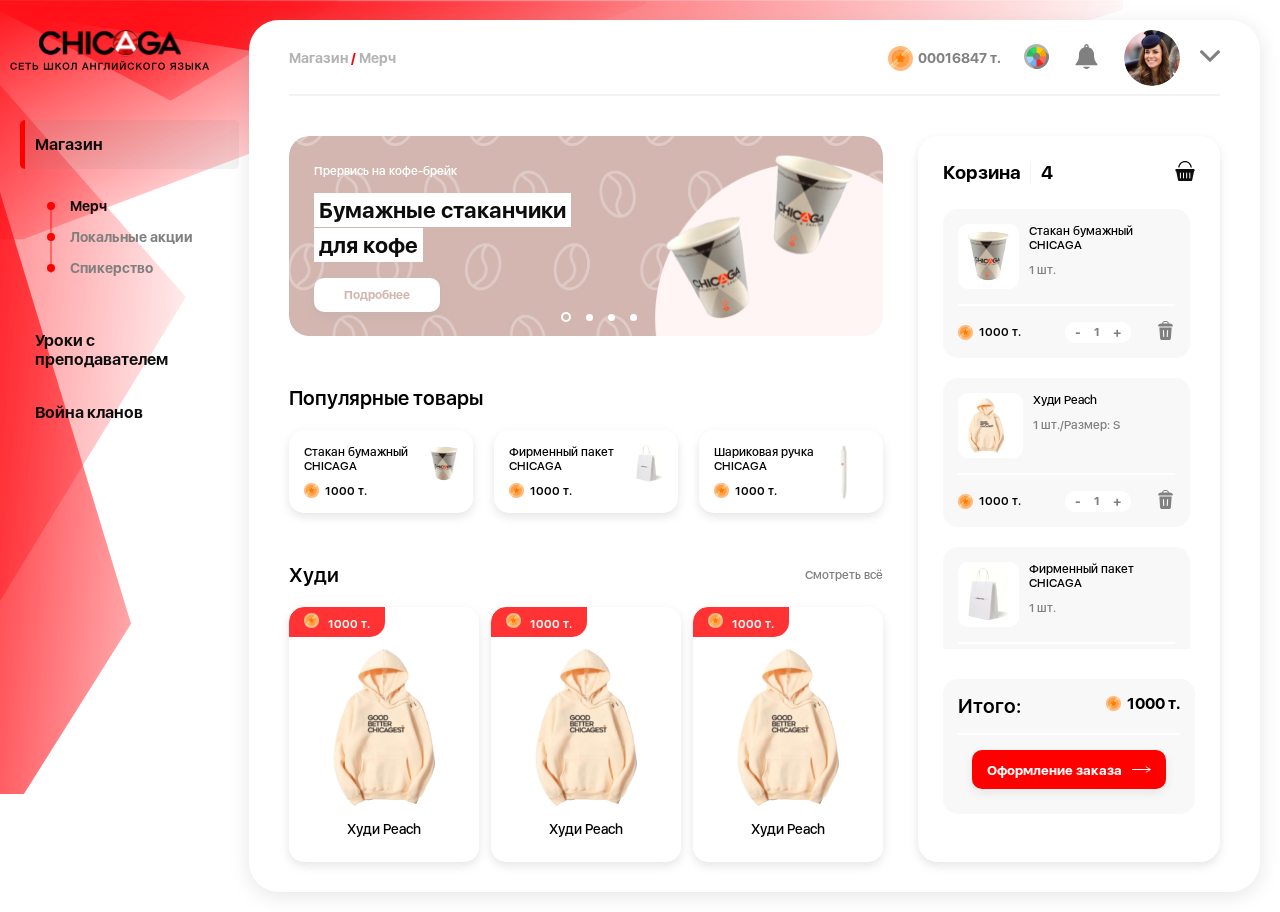
<file: shop.html>
<!DOCTYPE html>
<html lang="ru">

<head>
    <meta charset="UTF-8">
    <meta http-equiv="X-UA-Compatible" content="IE=edge">
    <meta name="viewport" content="width=device-width, initial-scale=1.0">
    
    <link rel="preconnect" href="https://fonts.googleapis.com">
    <link rel="preconnect" href="https://fonts.gstatic.com" crossorigin>
    <link
    	href="https://fonts.googleapis.com/css2?family=Inter:wght@600&family=Nunito+Sans:wght@800&family=Roboto:wght@400;900&display=swap"
    	rel="stylesheet">
    
    <link rel="stylesheet" href="assets/css/style.min.css">
    
    <title>Магазин</title></head>

<body id="body">
    <svg style='display: none;'>
    	<symbol id="coin" viewBox="0 0 25 25">
    		<g clip-path="url(#clip0)">
    			<path
    				d="M12.5 25C19.4036 25 25 19.4036 25 12.5C25 5.59644 19.4036 0 12.5 0C5.59644 0 0 5.59644 0 12.5C0 19.4036 5.59644 25 12.5 25Z"
    				fill="#FFBB7E" />
    			<path
    				d="M21.815 4.16562L4.15552 21.8064C4.37461 22.003 4.60059 22.192 4.8332 22.3729L22.381 4.84419C22.2002 4.61128 22.0114 4.38501 21.815 4.16562ZM19.5744 2.19434L2.1543 19.5171C2.55146 20.1016 2.99692 20.6505 3.48486 21.1584L21.2053 3.53096C20.7009 3.04136 20.1554 2.59395 19.5744 2.19434Z"
    				fill="#FFDDB6" />
    			<path
    				d="M12.499 21.167C17.2857 21.167 21.166 17.2866 21.166 12.5C21.166 7.71335 17.2857 3.83301 12.499 3.83301C7.71238 3.83301 3.83203 7.71335 3.83203 12.5C3.83203 17.2866 7.71238 21.167 12.499 21.167Z"
    				fill="#FFA048" />
    			<path
    				d="M4.60205 13.2687C4.60205 8.48213 8.48233 4.60186 13.2689 4.60186C15.4684 4.60186 17.4761 5.42163 19.0042 6.77168C17.4161 4.96997 15.0914 3.83301 12.5008 3.83301C7.71426 3.83301 3.83398 7.71328 3.83398 12.4999C3.83398 15.087 4.96792 17.4089 6.76548 18.9969C5.41919 17.4696 4.60205 15.4647 4.60205 13.2687Z"
    				fill="#FF9534" />
    			<path
    				d="M19.6418 7.58374C19.4734 7.33979 19.293 7.10488 19.1012 6.87988L6.87695 19.0912C7.10166 19.2832 7.33633 19.4638 7.58003 19.6324L19.6418 7.58374Z"
    				fill="#FFCA7B" />
    			<path
    				d="M16.7915 4.96582L4.94727 16.7438C5.29707 17.3654 5.72105 17.9395 6.20767 18.454L18.4924 6.23374C17.9812 5.74507 17.4101 5.31855 16.7915 4.96582Z"
    				fill="#FFCA7B" />
    			<path
    				d="M13.1669 8.36442L13.9482 9.94748C14.0564 10.1668 14.2657 10.3188 14.5077 10.354L16.2547 10.6078C16.8642 10.6964 17.1076 11.4454 16.6665 11.8753L15.4024 13.1075C15.2272 13.2782 15.1473 13.5242 15.1887 13.7653L15.4871 15.5052C15.5912 16.1123 14.954 16.5752 14.4089 16.2886L12.8464 15.4671C12.6299 15.3533 12.3713 15.3533 12.1548 15.4671L10.5922 16.2886C10.0471 16.5752 9.40989 16.1123 9.51405 15.5052L9.81248 13.7653C9.85384 13.5242 9.77391 13.2783 9.59876 13.1075L8.3346 11.8753C7.89354 11.4454 8.13695 10.6964 8.74642 10.6078L10.4934 10.354C10.7355 10.3188 10.9447 10.1668 11.053 9.94748L11.8343 8.36442C12.1067 7.81212 12.8943 7.81212 13.1669 8.36442Z"
    				fill="#FF7A00" />
    		</g>
    		<defs>
    			<clipPath id="clip0">
    				<rect width="25" height="25" fill="white" />
    			</clipPath>
    		</defs>
    	</symbol>
    
    	<symbol id="arrow-down" viewBox="0 0 20 12">
    		<path
    			d="M10.0042 7.9267L2.52195 0.444753C2.31642 0.238736 2.04163 0.125404 1.74862 0.125404C1.45545 0.125404 1.18081 0.238736 0.974959 0.444753L0.319674 1.10036C0.113496 1.30605 -2.69979e-07 1.58101 -2.62294e-07 1.87402C-2.54609e-07 2.16703 0.113496 2.44166 0.319675 2.64752L9.22797 11.556C9.43447 11.7626 9.71041 11.8758 10.0037 11.875C10.2984 11.8758 10.574 11.7628 10.7806 11.556L19.6803 2.65581C19.8865 2.44995 20 2.17532 20 1.88215C20 1.58914 19.8865 1.31451 19.6803 1.10849L19.025 0.453044C18.5985 0.0265404 17.9042 0.0265404 17.4779 0.453045L10.0042 7.9267Z" />
    	</symbol>
    
    	<symbol id="clock" viewBox="0 0 25 25">
    		<path
    			d="M12.4989 24.9978C19.4018 24.9978 24.9978 19.4018 24.9978 12.4989C24.9978 5.59594 19.4018 0 12.4989 0C5.59594 0 0 5.59594 0 12.4989C0 19.4018 5.59594 24.9978 12.4989 24.9978Z"
    			fill="#FFC4C4" />
    		<path
    			d="M21.336 3.66067C18.6553 0.979909 15.0814 -0.235705 11.5215 0.037659C17.8975 0.527166 23.0439 5.84949 23.0439 12.4988C23.0439 19.1515 17.8943 24.4706 11.5215 24.9598C15.0825 25.2333 18.6561 24.0168 21.336 21.3368C26.2207 16.4522 26.2211 8.54564 21.336 3.66067Z"
    			fill="#FF9999" />
    		<path
    			d="M12.4991 22.6535C18.1077 22.6535 22.6544 18.1068 22.6544 12.4981C22.6544 6.88947 18.1077 2.34277 12.4991 2.34277C6.89045 2.34277 2.34375 6.88947 2.34375 12.4981C2.34375 18.1068 6.89045 22.6535 12.4991 22.6535Z"
    			fill="#F8F8F8" />
    		<path
    			d="M3.90611 12.4985C3.90611 7.16171 8.04426 2.77309 13.2803 2.37288C7.37714 1.92165 2.34375 6.60092 2.34375 12.4985C2.34375 18.3917 7.37182 23.0757 13.2803 22.6241C8.04426 22.2238 3.90611 17.8353 3.90611 12.4985Z"
    			fill="#DEDEFC" />
    		<path
    			d="M12.4999 13.6697C13.147 13.6697 13.6717 13.1451 13.6717 12.4979C13.6717 11.8508 13.147 11.3262 12.4999 11.3262C11.8527 11.3262 11.3281 11.8508 11.3281 12.4979C11.3281 13.1451 11.8527 13.6697 12.4999 13.6697Z"
    			fill="#0D0D0D" />
    		<path
    			d="M12.5 12.107C12.2843 12.107 12.1094 11.9321 12.1094 11.7164V7.41989C12.1094 7.20418 12.2843 7.0293 12.5 7.0293C12.7157 7.0293 12.8905 7.20418 12.8905 7.41989V11.7164C12.8905 11.9321 12.7157 12.107 12.5 12.107Z"
    			fill="#0D0D0D" />
    		<path
    			d="M9.76604 15.6228C9.42124 15.6228 9.24304 15.2028 9.48984 14.956L11.4428 13.0031C11.5953 12.8505 11.8426 12.8505 11.9951 13.0031C12.1477 13.1556 12.1477 13.4029 11.9951 13.5554L10.0422 15.5084C9.96597 15.5846 9.86598 15.6228 9.76604 15.6228Z"
    			fill="#0D0D0D" />
    		<path
    			d="M12.5 5.46763C12.2843 5.46763 12.1094 5.29275 12.1094 5.07704V4.29586C12.1094 4.08016 12.2843 3.90527 12.5 3.90527C12.7157 3.90527 12.8905 4.08016 12.8905 4.29586V5.07704C12.8905 5.29275 12.7157 5.46763 12.5 5.46763Z"
    			fill="#0D0D0D" />
    		<path
    			d="M17.7466 7.64114C17.4019 7.64114 17.2234 7.2213 17.4704 6.97435L18.0227 6.42201C18.1753 6.26949 18.4225 6.26949 18.5751 6.42201C18.7276 6.57454 18.7276 6.82183 18.5751 6.97435L18.0227 7.52669C17.9465 7.60301 17.8465 7.64114 17.7466 7.64114Z"
    			fill="#0D0D0D" />
    		<path
    			d="M20.7011 12.8886H19.9199C19.7042 12.8886 19.5293 12.7137 19.5293 12.498C19.5293 12.2823 19.7042 12.1074 19.9199 12.1074H20.7011C20.9168 12.1074 21.0917 12.2823 21.0917 12.498C21.0917 12.7137 20.9168 12.8886 20.7011 12.8886Z"
    			fill="#0D0D0D" />
    		<path
    			d="M18.2984 18.6889C18.1984 18.6889 18.0985 18.6508 18.0222 18.5745L17.4699 18.0222C17.3173 17.8697 17.3173 17.6224 17.4699 17.4699C17.6224 17.3173 17.8697 17.3173 18.0223 17.4699L18.5746 18.0222C18.8215 18.269 18.6432 18.6889 18.2984 18.6889Z"
    			fill="#0D0D0D" />
    		<path
    			d="M12.5 21.0917C12.2843 21.0917 12.1094 20.9168 12.1094 20.7011V19.9199C12.1094 19.7042 12.2843 19.5293 12.5 19.5293C12.7157 19.5293 12.8905 19.7042 12.8905 19.9199V20.7011C12.8905 20.9168 12.7157 21.0917 12.5 21.0917Z"
    			fill="#0D0D0D" />
    		<path
    			d="M6.69963 18.689C6.35484 18.689 6.17663 18.269 6.42343 18.0222L6.97578 17.4699C7.1283 17.3173 7.3756 17.3173 7.52812 17.4699C7.6807 17.6224 7.6807 17.8697 7.52812 18.0222L6.97578 18.5745C6.89956 18.6508 6.79957 18.689 6.69963 18.689Z"
    			fill="#0D0D0D" />
    		<path
    			d="M5.07802 12.8886H4.29684C4.08114 12.8886 3.90625 12.7137 3.90625 12.498C3.90625 12.2823 4.08114 12.1074 4.29684 12.1074H5.07802C5.29372 12.1074 5.46861 12.2823 5.46861 12.498C5.46861 12.7137 5.29372 12.8886 5.07802 12.8886Z"
    			fill="#0D0D0D" />
    		<path
    			d="M7.25157 7.64109C7.15162 7.64109 7.05163 7.60296 6.97537 7.52669L6.42302 6.97435C6.27045 6.82183 6.27045 6.57454 6.42302 6.42201C6.57555 6.26949 6.82284 6.26949 6.97537 6.42201L7.52771 6.97435C7.77452 7.22106 7.59636 7.64109 7.25157 7.64109Z"
    			fill="#0D0D0D" />
    	</symbol>
    
    	<symbol id="smile1" viewBox="0 0 25 25">
    		<path
    			d="M21.3388 3.66116C18.9779 1.30021 15.8389 0 12.5 0C9.16112 0 6.02211 1.30021 3.66116 3.66116C1.30021 6.02211 0 9.16112 0 12.5C0 15.8389 1.30021 18.9779 3.66116 21.3388C6.02211 23.6998 9.16112 25 12.5 25C15.8389 25 18.9779 23.6998 21.3388 21.3388C23.6998 18.9779 25 15.8389 25 12.5C25 9.16112 23.6997 6.02211 21.3388 3.66116Z"
    			fill="#FFCA7B" />
    		<path
    			d="M21.3388 3.66116C18.9779 1.30021 15.8389 0 12.5 0V25C15.8389 25 18.9779 23.6998 21.3388 21.3388C23.6998 18.9779 25 15.8389 25 12.5C25 9.16112 23.6997 6.02211 21.3388 3.66116Z"
    			fill="#FFBB7E" />
    		<path
    			d="M12.4995 20.4923C10.1924 20.4923 8.05827 19.4443 6.64453 17.6171L7.80313 16.7207C8.93741 18.1866 10.6492 19.0274 12.4995 19.0274C14.3499 19.0274 16.0616 18.1866 17.1959 16.7207L18.3545 17.6171C16.9407 19.4443 14.8066 20.4923 12.4995 20.4923Z"
    			fill="#808080" />
    		<path
    			d="M13.8999 8.376H11.1001L2.51758 7.78809L3.10066 11.7451C3.22611 12.5962 3.65381 13.3746 4.30497 13.9368C4.95612 14.499 5.78848 14.8087 6.64883 14.8087H8.22092C10.1985 14.8087 11.8074 13.1998 11.8074 11.2222V9.84087H13.1926V11.2222C13.1926 13.1998 14.8015 14.8087 16.779 14.8087H18.3511C19.2114 14.8087 20.0438 14.499 20.695 13.9368C21.3461 13.3746 21.7739 12.5962 21.8993 11.7451L22.4824 7.78809L13.8999 8.376Z"
    			fill="#404040" />
    		<path
    			d="M18.355 17.6171L17.1964 16.7207C16.0621 18.1866 14.3504 19.0274 12.5 19.0274V20.4923C14.8071 20.4923 16.9412 19.4444 18.355 17.6171Z"
    			fill="#404040" />
    		<path
    			d="M13.9005 8.37498H12.5V9.83989H13.1931V11.2213C13.1931 13.1988 14.802 14.8077 16.7796 14.8077H18.3517C19.212 14.8077 20.0444 14.4981 20.6956 13.9358C21.3467 13.3736 21.7744 12.5952 21.8999 11.7441L22.4829 7.78711L13.9005 8.37498Z"
    			fill="#0D0D0D" />
    	</symbol>
    
    	<symbol id="star" viewBox="0 0 25 25">
    		<g clip-path="url(#clip0)">
    			<path class="path1"
    				d="M24.9641 9.63196C24.878 9.36673 24.6488 9.17352 24.3729 9.13348L16.6228 8.00721L13.1568 0.984423C13.0334 0.734375 12.7788 0.576172 12.5 0.576172C12.2213 0.576172 11.9666 0.734375 11.8432 0.984423L8.37703 8.00716L0.627093 9.13348C0.351264 9.17352 0.121967 9.36673 0.0358832 9.63187C-0.0502983 9.8971 0.0215766 10.1882 0.221186 10.3827L5.82899 15.8492L4.50536 23.5681C4.45824 23.8429 4.57123 24.1206 4.79676 24.2845C5.0223 24.4483 5.32123 24.47 5.5681 24.3402L12.5 20.6958L19.4316 24.3401C19.5388 24.3965 19.6558 24.4243 19.7724 24.4243C19.9243 24.4243 20.0754 24.3772 20.203 24.2845C20.4285 24.1206 20.5415 23.8428 20.4944 23.5681L19.1704 15.8492L24.7788 10.3827C24.9784 10.1881 25.0503 9.89705 24.9641 9.63196Z"
    				fill="#FFCA7B" />
    			<path class="path2"
    				d="M24.9641 9.63197C24.878 9.36673 24.6488 9.17352 24.3729 9.13348L16.6228 8.00721L13.1568 0.984423C13.0334 0.734375 12.7788 0.576172 12.5 0.576172V20.6958L19.4317 24.3402C19.5389 24.3965 19.6558 24.4243 19.7724 24.4243C19.9243 24.4243 20.0755 24.3772 20.203 24.2845C20.4286 24.1206 20.5415 23.8429 20.4944 23.5681L19.1704 15.8492L24.7787 10.3827C24.9784 10.1881 25.0503 9.89705 24.9641 9.63197Z"
    				fill="#FFBB7E" />
    		</g>
    		<defs>
    			<clipPath id="clip0">
    				<rect width="25" height="25" fill="white" />
    			</clipPath>
    		</defs>
    	</symbol>
    
    	<symbol id="inactive-star" viewBox="0 0 35 35">
    		<g clip-path="url(#clip0)">
    			<path
    				d="M34.9498 13.4845C34.8292 13.1132 34.5083 12.8427 34.1221 12.7866L23.2719 11.2099L18.4195 1.37795C18.2468 1.02788 17.8904 0.806396 17.5 0.806396C17.1098 0.806396 16.7533 1.02788 16.5805 1.37795L11.7278 11.2098L0.87793 12.7866C0.491769 12.8427 0.170754 13.1132 0.0502365 13.4844C-0.0704176 13.8557 0.0302073 14.2632 0.30966 14.5355L8.16058 22.1887L6.3075 32.9951C6.24153 33.3798 6.39972 33.7685 6.71547 33.998C7.03122 34.2274 7.44972 34.2577 7.79534 34.076L17.5 28.9738L27.2043 34.076C27.3544 34.1548 27.5181 34.1937 27.6814 34.1937C27.894 34.1937 28.1056 34.1278 28.2842 33.998C28.5999 33.7685 28.7581 33.3797 28.6922 32.9951L26.8385 22.1887L34.6903 14.5355C34.9698 14.2631 35.0704 13.8556 34.9498 13.4845Z"
    				fill="#808080" fill-opacity="0.5" />
    			<path
    				d="M34.9497 13.4845C34.8291 13.1132 34.5083 12.8427 34.122 12.7866L23.2719 11.2099L18.4195 1.37795C18.2468 1.02788 17.8903 0.806396 17.5 0.806396V28.9739L27.2043 34.076C27.3544 34.1549 27.5182 34.1938 27.6814 34.1938C27.894 34.1938 28.1057 34.1278 28.2842 33.9981C28.6 33.7686 28.7582 33.3798 28.6922 32.9951L26.8385 22.1887L34.6902 14.5355C34.9698 14.2631 35.0704 13.8556 34.9497 13.4845Z"
    				fill="#A3A3A3" fill-opacity="0.5" />
    		</g>
    		<defs>
    			<clipPath id="clip0">
    				<rect width="35" height="35" fill="white" />
    			</clipPath>
    		</defs>
    	</symbol>
    
    	<symbol id="brains" viewBox="0 0 25 23">
    		<path
    			d="M0.730469 12.3982C0.730869 13.205 0.974494 13.9931 1.42955 14.6594C1.8846 15.3257 2.52995 15.8394 3.28137 16.1333C3.11403 16.6322 3.0797 17.1662 3.18175 17.6824C3.2838 18.1987 3.51871 18.6794 3.86329 19.0771C4.20787 19.4748 4.65021 19.7758 5.14665 19.9504C5.64309 20.1249 6.17647 20.167 6.69414 20.0725C6.90815 20.7674 7.36437 21.3624 7.97988 21.7495C8.59539 22.1366 9.32935 22.29 10.0484 22.1819C10.7674 22.0737 11.4238 21.7112 11.8982 21.1602C12.3726 20.6092 12.6336 19.9063 12.6337 19.1791V3.67004C12.6328 2.87709 12.3215 2.11602 11.7665 1.54963C11.2116 0.983246 10.457 0.656532 9.66424 0.639383C8.87147 0.622233 8.10348 0.916011 7.52455 1.45787C6.94561 1.99972 6.60172 2.74663 6.56644 3.53879C6.51941 3.53688 6.47348 3.53141 6.4259 3.53141C5.81567 3.53049 5.21521 3.68466 4.6809 3.97944C4.14659 4.27421 3.69595 4.69993 3.37129 5.21663C3.04662 5.73333 2.85859 6.32405 2.82482 6.93335C2.79106 7.54264 2.91269 8.15052 3.17828 8.69993C2.45219 9.00786 1.83284 9.5228 1.39753 10.1805C0.962223 10.8382 0.730219 11.6095 0.730469 12.3982Z"
    			fill="#FFC4C4" />
    		<path
    			d="M4.96734 10.3324C5.18217 10.3318 5.39631 10.3081 5.60609 10.2618C5.72985 10.2346 5.83777 10.1594 5.90615 10.0527C5.97454 9.94606 5.99782 9.81661 5.97088 9.69278C5.94395 9.56896 5.86899 9.46087 5.76247 9.39224C5.65594 9.32361 5.52654 9.30004 5.40265 9.32669C4.58644 9.5047 3.91844 9.19872 3.61683 8.50829C3.56707 8.39496 3.47527 8.30538 3.36076 8.2584C3.24625 8.21142 3.11798 8.21073 3.00297 8.25645C3.05163 8.40801 3.11027 8.55617 3.17852 8.69997C3.03217 8.76293 2.88972 8.83461 2.75195 8.91462C2.93864 9.34426 3.24906 9.70856 3.64362 9.96107C4.03818 10.2136 4.49901 10.3428 4.96734 10.3324Z"
    			fill="#FF9999" />
    		<path
    			d="M7.92482 17.2336C8.03339 17.1678 8.11139 17.0617 8.14167 16.9384C8.17195 16.8152 8.15203 16.6849 8.08629 16.5764C8.02055 16.4678 7.91437 16.3898 7.79112 16.3595C7.66787 16.3292 7.53764 16.3492 7.42908 16.4149C6.29924 17.0985 5.77807 18.7071 6.20928 20.1186C6.37186 20.1156 6.53396 20.0999 6.69408 20.0716C6.74082 20.2238 6.79962 20.372 6.8699 20.5148C6.98416 20.4698 7.07667 20.3825 7.1282 20.271C7.17974 20.1595 7.18633 20.0325 7.14662 19.9163C6.80018 18.9065 7.14936 17.7033 7.92482 17.2336Z"
    			fill="#FF9999" />
    		<path
    			d="M12.1552 14.7951C12.1552 14.858 12.1675 14.9202 12.1915 14.9783C12.2156 15.0364 12.2508 15.0891 12.2953 15.1336C12.3397 15.178 12.3925 15.2132 12.4505 15.2373C12.5086 15.2613 12.5709 15.2737 12.6337 15.2736V12.8359C12.3742 12.3271 11.9793 11.8996 11.4927 11.6005C11.006 11.3014 10.4462 11.1423 9.875 11.1406C9.74809 11.1406 9.62638 11.191 9.53664 11.2808C9.4469 11.3705 9.39648 11.4922 9.39648 11.6191C9.39648 11.7461 9.4469 11.8678 9.53664 11.9575C9.62638 12.0472 9.74809 12.0977 9.875 12.0977C11.1968 12.0977 12.1552 13.2316 12.1552 14.7951Z"
    			fill="#FF9999" />
    		<path
    			d="M4.53004 15.9757C4.60098 15.9757 4.67103 15.96 4.73512 15.9295C4.96792 15.8175 5.19357 15.6912 5.41078 15.5514C5.46215 15.5152 5.50588 15.4692 5.53948 15.4161C5.57308 15.363 5.59588 15.3037 5.6066 15.2418C5.61731 15.1799 5.61572 15.1165 5.60193 15.0551C5.58813 14.9938 5.56238 14.9358 5.52617 14.8845C5.48996 14.8331 5.44398 14.7894 5.39087 14.7558C5.33775 14.7222 5.27854 14.6994 5.21661 14.6886C5.15468 14.6779 5.09125 14.6795 5.02994 14.6933C4.96862 14.7071 4.91062 14.7329 4.85926 14.7691C4.68642 14.8774 4.50778 14.9762 4.32414 15.0649C4.22596 15.1115 4.14656 15.1902 4.09901 15.2879C4.05146 15.3856 4.0386 15.4966 4.06253 15.6026C4.08646 15.7086 4.14577 15.8033 4.23069 15.8711C4.31561 15.939 4.42109 15.9759 4.52977 15.9757H4.53004Z"
    			fill="#FF9999" />
    		<path
    			d="M9.96347 5.14777C10.1658 4.9224 10.4231 4.75337 10.7102 4.65723C10.8465 4.62665 10.9879 4.62801 11.1236 4.66122C11.2592 4.69443 11.3853 4.75857 11.492 4.84863C11.9076 5.17676 12.1556 5.81988 12.1556 6.56609C12.1556 6.693 12.206 6.81471 12.2958 6.90445C12.3855 6.99419 12.5072 7.04461 12.6341 7.04461V4.72887C12.4901 4.48812 12.305 4.27444 12.0873 4.0975C11.868 3.91684 11.6099 3.7893 11.3332 3.72483C11.0565 3.66037 10.7686 3.66074 10.492 3.7259C10.0431 3.85542 9.63708 4.1029 9.31625 4.44258C8.91648 4.8098 8.73383 4.97742 8.23754 4.75758C8.12201 4.70921 7.99212 4.70806 7.87576 4.75438C7.75939 4.8007 7.66583 4.8908 7.61515 5.00533C7.56447 5.11987 7.56071 5.24971 7.60468 5.36698C7.64866 5.48425 7.73686 5.57961 7.85035 5.63258C8.9184 6.10535 9.52297 5.55191 9.96347 5.14777Z"
    			fill="#FF9999" />
    		<path
    			d="M18.8426 3.53041C18.795 3.53041 18.7491 3.53588 18.7021 3.53779C18.6668 2.74554 18.3228 1.99856 17.7438 1.4567C17.1647 0.914832 16.3966 0.621124 15.6037 0.638418C14.8109 0.655712 14.0563 0.982634 13.5014 1.54923C12.9465 2.11583 12.6355 2.87709 12.6348 3.67013V19.1779C12.6347 19.9051 12.8956 20.6083 13.37 21.1595C13.8445 21.7107 14.501 22.0733 15.2202 22.1815C15.9393 22.2896 16.6735 22.1361 17.289 21.7489C17.9046 21.3616 18.3608 20.7663 18.5746 20.0712C19.092 20.1639 19.6245 20.1205 20.12 19.9454C20.6155 19.7702 21.057 19.4693 21.4011 19.072C21.7453 18.6748 21.9802 18.195 22.083 17.6796C22.1858 17.1642 22.1529 16.6309 21.9874 16.132C22.7302 15.8414 23.3696 15.3359 23.8238 14.6802C24.278 14.0245 24.5265 13.2483 24.5376 12.4507C24.5487 11.6531 24.3218 10.8703 23.8859 10.2023C23.45 9.5342 22.825 9.0112 22.0905 8.70002C22.3564 8.15055 22.4782 7.54253 22.4445 6.93305C22.4109 6.32358 22.2229 5.73266 21.8981 5.2158C21.5734 4.69894 21.1226 4.2731 20.5882 3.97829C20.0537 3.68347 19.453 3.52935 18.8426 3.53041Z"
    			fill="#FF9999" />
    		<path
    			d="M18.3989 20.5141C18.469 20.3712 18.5278 20.223 18.5747 20.0709C18.7348 20.0992 18.8969 20.1149 19.0595 20.1179C19.4907 18.7064 18.9692 17.0983 17.8394 16.4142C17.7309 16.3507 17.6018 16.3324 17.48 16.3633C17.3581 16.3942 17.2534 16.4718 17.1883 16.5794C17.1232 16.6869 17.103 16.8158 17.1322 16.938C17.1613 17.0603 17.2374 17.1662 17.3439 17.2329C18.1194 17.7024 18.4683 18.9057 18.1221 19.9156C18.0824 20.0318 18.0889 20.1588 18.1405 20.2703C18.192 20.3818 18.2846 20.4691 18.3989 20.5141Z"
    			fill="#FFC4C4" />
    		<path
    			d="M15.5425 13.6832C15.6052 13.6784 15.6663 13.6613 15.7223 13.6329C15.7784 13.6045 15.8283 13.5653 15.8692 13.5176C15.9101 13.4699 15.9412 13.4146 15.9607 13.3548C15.9803 13.2951 15.9878 13.2321 15.983 13.1695C15.9782 13.1068 15.9611 13.0457 15.9327 12.9896C15.9042 12.9336 15.8651 12.8837 15.8174 12.8428C15.7696 12.8019 15.7143 12.7708 15.6546 12.7512C15.5949 12.7317 15.5319 12.7241 15.4692 12.7289C14.8849 12.7843 14.3225 12.9792 13.8292 13.2973C13.3359 13.6153 12.9263 14.0472 12.6348 14.5566V16.8633C12.7617 16.8633 12.8834 16.8129 12.9731 16.7232C13.0629 16.6334 13.1133 16.5117 13.1133 16.3848C13.1081 15.7126 13.3544 15.0627 13.8039 14.5628C14.2534 14.063 14.8735 13.7492 15.5425 13.6832Z"
    			fill="#FFC4C4" />
    		<path
    			d="M13.7778 6.05405C13.8844 5.96383 14.0105 5.89958 14.1461 5.86636C14.2818 5.83315 14.4233 5.83188 14.5595 5.86265C14.7656 5.91496 14.9683 5.97933 15.1668 6.05542C15.8849 6.31628 16.6278 6.58507 17.7754 5.63351C17.8253 5.59391 17.8667 5.54477 17.8974 5.48895C17.928 5.43313 17.9472 5.37176 17.9538 5.30844C17.9604 5.24512 17.9543 5.18112 17.9358 5.12018C17.9174 5.05924 17.887 5.0026 17.8464 4.95357C17.8058 4.90454 17.7558 4.8641 17.6993 4.83463C17.6429 4.80516 17.5812 4.78724 17.5177 4.78194C17.4543 4.77663 17.3904 4.78404 17.3299 4.80373C17.2693 4.82341 17.2133 4.85499 17.1651 4.89659C16.4378 5.49815 16.122 5.38386 15.493 5.15581C15.2597 5.06653 15.0211 4.99156 14.7786 4.93132C14.502 4.86618 14.2142 4.86583 13.9375 4.93029C13.6609 4.99475 13.4028 5.12228 13.1836 5.30292C12.9659 5.47993 12.7809 5.69359 12.6367 5.93429V8.24921C12.6996 8.24925 12.7618 8.23689 12.8199 8.21286C12.878 8.18882 12.9307 8.15358 12.9752 8.10914C13.0196 8.0647 13.0548 8.01193 13.0789 7.95386C13.1029 7.89579 13.1153 7.83355 13.1152 7.7707C13.1141 7.02394 13.3621 6.38218 13.7778 6.05405Z"
    			fill="#FFC4C4" />
    		<path
    			d="M20.5344 15.929C20.6488 15.9816 20.7793 15.987 20.8977 15.944C21.016 15.901 21.1127 15.8131 21.1667 15.6993C21.2206 15.5855 21.2276 15.4551 21.186 15.3362C21.1444 15.2174 21.0577 15.1197 20.9446 15.0644C20.7609 14.9757 20.5824 14.877 20.4097 14.7685C20.306 14.6952 20.1774 14.6661 20.0522 14.6876C19.927 14.7091 19.8154 14.7795 19.7421 14.8832C19.6688 14.9869 19.6397 15.1156 19.6612 15.2408C19.6827 15.366 19.7531 15.4775 19.8568 15.5508C20.0746 15.6909 20.3009 15.8172 20.5344 15.929Z"
    			fill="#FFC4C4" />
    		<path
    			d="M21.6514 8.50784C21.3506 9.19772 20.6826 9.50452 19.8656 9.32624C19.7415 9.29922 19.6119 9.32258 19.5051 9.39116C19.3983 9.45975 19.3231 9.56795 19.2961 9.69196C19.2691 9.81597 19.2925 9.94563 19.3611 10.0524C19.4296 10.1592 19.5378 10.2344 19.6618 10.2614C19.8715 10.3076 20.0856 10.3313 20.3003 10.3319C20.7685 10.3422 21.2292 10.2128 21.6236 9.96032C22.0181 9.70783 22.3284 9.34365 22.5152 8.91417C22.3774 8.83422 22.2349 8.76254 22.0886 8.69952C22.1567 8.55567 22.2154 8.40752 22.2642 8.25601C22.1493 8.21068 22.0213 8.21159 21.9071 8.25854C21.7928 8.30548 21.7012 8.39483 21.6514 8.50784Z"
    			fill="#FFC4C4" />
    	</symbol>
    
    	<symbol id="bulb" viewBox="0 0 19 25">
    		<path
    			d="M6.375 21.8744C6.375 23.6004 7.77414 24.9994 9.5 24.9994C11.2259 24.9994 12.625 23.6004 12.625 21.8744V21.71H6.375V21.8744Z"
    			fill="#808080" fill-opacity="0.6" />
    		<path d="M9.5 19.7363H8.51316H6.375V21.71H12.625V19.7363H10.4868H9.5Z" fill="#808080" />
    		<path
    			d="M8.51316 13.3489C6.99625 12.9182 5.88158 11.5215 5.88158 9.86842H7.85526C7.85526 10.7753 8.59309 11.5132 9.5 11.5132C9.5 7.35809 9.5 2.64776 9.5 0C4.75382 0 0.90625 3.8475 0.90625 8.59375C0.90625 11.7784 2.63855 14.5584 5.21224 16.043L6.375 19.7368H8.51316V13.3489Z"
    			fill="#FFCA7B" />
    		<path
    			d="M9.5 0C9.5 2.64776 9.5 7.35809 9.5 11.5132C10.4069 11.5132 11.1447 10.7753 11.1447 9.86842H13.1184C13.1184 11.5215 12.0038 12.9182 10.4868 13.3489V19.7368H12.625L13.7878 16.043C16.3614 14.5584 18.0938 11.7785 18.0938 8.59375C18.0938 3.8475 14.2462 0 9.5 0Z"
    			fill="#FFBB7E" />
    		<path
    			d="M7.85454 9.86816H5.88086C5.88086 11.5213 6.99553 12.9179 8.51244 13.3487V19.7366H10.4861V13.3487C12.003 12.9179 13.1177 11.5213 13.1177 9.86816H11.144C11.144 10.7751 10.4062 11.5129 9.49928 11.5129C8.59237 11.5129 7.85454 10.7751 7.85454 9.86816Z"
    			fill="#FF9999" />
    	</symbol>
    
    	<symbol id="microphone" viewBox="0 0 20 20">
    		<path
    			d="M16.3996 10.3294C16.3996 9.92942 16.0937 9.62354 15.6937 9.62354C15.2937 9.62354 14.9878 9.92942 14.9878 10.3294C14.9878 13.0824 12.7525 15.3176 9.99961 15.3176C7.24667 15.3176 5.01137 13.0824 5.01137 10.3294C5.01137 9.92942 4.70549 9.62354 4.30549 9.62354C3.90549 9.62354 3.59961 9.92942 3.59961 10.3294C3.59961 13.6 6.04667 16.3529 9.29373 16.7059V18.5882H6.72902C6.32902 18.5882 6.02314 18.8941 6.02314 19.2941C6.02314 19.6941 6.32902 20 6.72902 20H13.2702C13.6702 20 13.9761 19.6941 13.9761 19.2941C13.9761 18.8941 13.6702 18.5882 13.2702 18.5882H10.7055V16.7059C13.9525 16.3529 16.3996 13.6 16.3996 10.3294Z"
    			fill="#F2F2F2" fill-opacity="0.5" />
    		<path
    			d="M9.99972 0C7.83502 0 6.07031 1.76471 6.07031 3.92941V10.3059C6.07031 12.4941 7.83502 14.2353 9.99972 14.2588C12.1644 14.2588 13.9291 12.4941 13.9291 10.3294V3.92941C13.9291 1.76471 12.1644 0 9.99972 0Z"
    			fill="#F2F2F2" fill-opacity="0.5" />
    	</symbol>
    
    	<symbol id="fullscreen" viewBox="0 0 20 20">
    		<path
    			d="M17.5 0H2.5C1.11938 0 0 1.11938 0 2.5V17.5C0 18.8806 1.11938 20 2.5 20H17.5C18.8806 20 20 18.8806 20 17.5V2.5C20 1.11938 18.8806 0 17.5 0ZM7.5 15C7.845 15 8.125 15.28 8.125 15.625C8.125 15.97 7.845 16.25 7.5 16.25H4.39252C4.21752 16.25 4.06062 16.1775 3.94752 16.0619C3.82627 15.9593 3.75003 15.81 3.75003 15.625V12.5C3.75003 12.155 4.03003 11.875 4.37503 11.875C4.72003 11.875 5 12.155 5 12.5L4.98624 14.1038L7.97248 11.1175L8.85624 12.0012L5.85748 15H7.5ZM7.97248 8.88314L4.98624 5.89627L5 7.5C5 7.845 4.72 8.125 4.375 8.125C4.03 8.125 3.75 7.845 3.75 7.5V4.375C3.75 4.19 3.82624 4.04062 3.94748 3.93748C4.06059 3.82248 4.2181 3.75 4.39248 3.75H7.5C7.845 3.75 8.125 4.03 8.125 4.375C8.125 4.72 7.845 5 7.5 5H5.85748L8.85686 7.99938L7.97248 8.88314ZM16.25 15.625C16.25 15.81 16.1738 15.9593 16.0525 16.0625C15.9394 16.1781 15.7819 16.25 15.6075 16.25H12.5C12.155 16.25 11.875 15.97 11.875 15.625C11.875 15.28 12.155 15 12.5 15H14.1425L11.1431 12.0006L12.0269 11.1169L15.0131 14.1031L15 12.5C15 12.155 15.28 11.875 15.625 11.875C15.97 11.875 16.25 12.155 16.25 12.5V15.625ZM16.25 7.5C16.25 7.845 15.97 8.125 15.625 8.125C15.28 8.125 15 7.845 15 7.5L15.0138 5.89624L12.0275 8.88248L11.1438 7.99873L14.1425 5H12.5C12.155 5 11.875 4.72 11.875 4.375C11.875 4.03 12.155 3.75 12.5 3.75H15.6075C15.7819 3.75 15.9394 3.82252 16.0525 3.93814C16.1738 4.04062 16.25 4.19 16.25 4.375V7.5Z"
    			fill="#F2F2F2" fill-opacity="0.5" />
    	</symbol>
    
    	<symbol id="camera" viewBox="0 0 20 14">
    		<path
    			d="M20 2.8371V11.1558C20 11.7988 19.3037 12.2002 18.7467 11.8807L15.2816 9.88195V10.4513C15.2816 12.1633 13.8931 13.5518 12.181 13.5518H3.10055C1.38849 13.5518 0 12.1633 0 10.4513V3.54977C0 1.83771 1.38849 0.449219 3.10055 0.449219H12.1851C13.8972 0.449219 15.2857 1.83771 15.2857 3.54977V4.11909L18.7508 2.12032C19.3037 1.79266 20 2.19814 20 2.8371Z"
    			fill="#F2F2F2" fill-opacity="0.5" />
    	</symbol>
    
    	<symbol id="subtract" viewBox="0 0 30 30">
    		<path fill-rule="evenodd" clip-rule="evenodd"
    			d="M3.75 0H26.25C28.3209 0 30 1.67907 30 3.75V26.25C30 28.3209 28.3209 30 26.25 30H3.75C1.67907 30 0 28.3209 0 26.25V3.75C0 1.67907 1.67907 0 3.75 0ZM13.1666 15C13.1666 13.9871 13.9871 13.1667 15 13.1667C16.0129 13.1667 16.8333 13.9871 16.8333 15C16.8333 16.013 16.0129 16.8334 15 16.8334C13.987 16.8334 13.1666 16.013 13.1666 15ZM13.1621 17.6593C13.1612 17.6503 13.1598 17.6415 13.1584 17.6327L13.1563 17.6192L13.1546 17.6073C13.153 17.5951 13.1513 17.5828 13.1489 17.5707C13.1466 17.5592 13.1437 17.548 13.1407 17.5368L13.1378 17.5253L13.135 17.5139C13.1325 17.5038 13.1301 17.4937 13.1271 17.4837C13.1237 17.4725 13.1196 17.4615 13.1156 17.4505L13.1156 17.4505L13.1119 17.4402L13.1078 17.4286L13.1077 17.4285C13.1043 17.4186 13.1008 17.4088 13.0968 17.399C13.0927 17.3891 13.088 17.3795 13.0834 17.3698L13.0834 17.3698L13.0784 17.3595L13.0736 17.3491C13.0687 17.3386 13.0638 17.328 13.0583 17.3177C13.0535 17.3088 13.0483 17.3002 13.0431 17.2916L13.0366 17.2809L13.0305 17.2706C13.0246 17.2606 13.0187 17.2506 13.0123 17.2409C13.0055 17.2307 12.9981 17.221 12.9907 17.2113L12.9833 17.2016L12.9753 17.1905C12.97 17.1832 12.9647 17.1759 12.9589 17.1689C12.9399 17.1457 12.9198 17.1234 12.8986 17.1022L12.8982 17.1017L12.8977 17.1012C12.8765 17.0801 12.8542 17.06 12.831 17.041C12.8241 17.0353 12.817 17.0301 12.8098 17.025L12.7983 17.0165L12.7885 17.0091C12.7788 17.0017 12.7691 16.9944 12.759 16.9876C12.7493 16.9811 12.7394 16.9753 12.7294 16.9695L12.7294 16.9695L12.7189 16.9633L12.7086 16.957C12.6999 16.9517 12.6911 16.9464 12.682 16.9415C12.6718 16.936 12.6613 16.9312 12.6507 16.9263L12.6404 16.9214L12.6303 16.9166C12.6205 16.9119 12.6108 16.9072 12.6007 16.9031C12.5906 16.8989 12.5802 16.8952 12.5698 16.8916L12.5596 16.888L12.5488 16.8841C12.538 16.8801 12.5272 16.8762 12.5161 16.8728C12.5061 16.8698 12.496 16.8673 12.4858 16.8649L12.4745 16.8621L12.4631 16.8592C12.4518 16.8562 12.4406 16.8533 12.4291 16.851C12.417 16.8486 12.4048 16.847 12.3927 16.8453L12.3805 16.8436L12.3663 16.8414L12.3662 16.8414L12.3662 16.8414C12.3576 16.8401 12.3491 16.8387 12.3404 16.8378C12.3103 16.8349 12.2801 16.8333 12.2499 16.8333H7.66664C7.16038 16.8331 6.74999 17.2435 6.74999 17.7498C6.74999 18.256 7.16038 18.6664 7.66664 18.6664H10.0369L4.26846 24.4349C3.91048 24.7929 3.91048 25.3733 4.26846 25.7313C4.62643 26.0893 5.20685 26.0893 5.56482 25.7313L11.3333 19.9628V22.3331C11.3333 22.8394 11.7437 23.2498 12.2499 23.2498C12.7562 23.2498 13.1666 22.8394 13.1666 22.3331V17.7498C13.1666 17.7196 13.1651 17.6894 13.1621 17.6593ZM22.3333 18.6658H19.963L25.7315 24.4342C26.0895 24.7922 26.0895 25.3726 25.7315 25.7306C25.3736 26.0886 24.7931 26.0886 24.4352 25.7306L18.6667 19.9621V22.3324C18.6667 22.8387 18.2563 23.2491 17.7501 23.2491C17.2438 23.2491 16.8334 22.8387 16.8334 22.3324V17.7491C16.8334 17.7189 16.835 17.6887 16.838 17.6586C16.8384 17.6544 16.8389 17.6502 16.8395 17.6461L16.8416 17.6327L16.8438 17.6185L16.8456 17.6055C16.8472 17.5936 16.8489 17.5818 16.8512 17.57C16.8535 17.5585 16.8564 17.5473 16.8593 17.5361L16.8593 17.5361L16.8623 17.5246L16.8651 17.5129C16.8676 17.5029 16.87 17.4929 16.873 17.483C16.8763 17.472 16.8803 17.4612 16.8842 17.4504L16.8882 17.4395L16.8918 17.4292C16.8954 17.4189 16.899 17.4085 16.9032 17.3984L16.9069 17.3898C16.9101 17.3827 16.9134 17.3758 16.9168 17.3689L16.9216 17.3588C16.9282 17.3448 16.9344 17.3307 16.9417 17.3171C16.9465 17.3082 16.9517 17.2996 16.957 17.291L16.9635 17.2802L16.9697 17.2697L16.9697 17.2697L16.9697 17.2697C16.9755 17.2598 16.9813 17.2498 16.9878 17.2402C16.9968 17.2267 17.0069 17.2139 17.0166 17.201L17.0249 17.1897C17.0301 17.1824 17.0354 17.1752 17.0412 17.1681C17.0601 17.1451 17.08 17.123 17.101 17.102L17.1019 17.101L17.1029 17.1001C17.1239 17.0791 17.146 17.0591 17.169 17.0403C17.176 17.0345 17.1833 17.0293 17.1906 17.024L17.2019 17.0157L17.2116 17.0083L17.2117 17.0083C17.2214 17.001 17.231 16.9937 17.2411 16.9869C17.2508 16.9804 17.2608 16.9745 17.2708 16.9687L17.2811 16.9626L17.2919 16.9561L17.2919 16.9561L17.2919 16.956C17.3005 16.9508 17.3091 16.9456 17.318 16.9408C17.3247 16.9372 17.3315 16.9339 17.3383 16.9307L17.3597 16.9207L17.37 16.9158L17.37 16.9158C17.3797 16.9111 17.3893 16.9064 17.3993 16.9023C17.409 16.8983 17.4189 16.8948 17.4288 16.8914L17.4404 16.8873L17.4507 16.8835C17.4616 16.8795 17.4726 16.8755 17.4839 16.8721C17.4939 16.869 17.504 16.8666 17.5142 16.8642L17.5255 16.8614L17.5371 16.8584C17.5482 16.8555 17.5594 16.8526 17.5709 16.8503C17.583 16.8479 17.5953 16.8462 17.6075 16.8445L17.6194 16.8429L17.6329 16.8408C17.6417 16.8394 17.6505 16.8379 17.6595 16.8371C17.6896 16.8341 17.7198 16.8325 17.7501 16.8325H22.3333C22.8396 16.8325 23.25 17.2429 23.25 17.7492C23.25 18.2554 22.8396 18.6658 22.3333 18.6658ZM16.8437 12.3803L16.8454 12.3925C16.847 12.4047 16.8487 12.4168 16.8511 12.4289C16.8534 12.4404 16.8563 12.4516 16.8592 12.4628L16.8592 12.4629L16.8622 12.4743L16.865 12.486C16.8674 12.496 16.8699 12.506 16.8729 12.5159C16.8773 12.5307 16.8829 12.545 16.8881 12.5594C16.893 12.5732 16.8975 12.587 16.9031 12.6006C16.9073 12.6106 16.912 12.6203 16.9167 12.6301L16.9215 12.6402L16.9263 12.6506C16.9293 12.657 16.9323 12.6635 16.9355 12.6699C16.9374 12.6739 16.9395 12.6779 16.9416 12.6819C16.9483 12.6945 16.9561 12.7065 16.9634 12.7188L16.9695 12.7292L16.9695 12.7292C16.9754 12.7392 16.9812 12.7491 16.9876 12.7588C16.9944 12.7689 17.0018 12.7786 17.0092 12.7883C17.0116 12.7916 17.0141 12.7948 17.0166 12.7981L17.0246 12.8091C17.0299 12.8164 17.0352 12.8238 17.041 12.8308C17.0601 12.854 17.0801 12.8763 17.1013 12.8975L17.1018 12.898L17.1022 12.8984C17.1235 12.9196 17.1457 12.9397 17.1689 12.9587C17.1734 12.9624 17.178 12.9659 17.1827 12.9693C17.1853 12.9712 17.1879 12.9732 17.1906 12.9751L17.2016 12.9832L17.2114 12.9905C17.2211 12.9979 17.2308 13.0053 17.2409 13.0121C17.2506 13.0186 17.2605 13.0244 17.2705 13.0302L17.281 13.0364L17.2917 13.0429C17.3003 13.0481 17.3089 13.0534 17.3178 13.0581C17.3282 13.0637 17.3388 13.0686 17.3495 13.0735L17.3595 13.0782C17.3629 13.0798 17.3663 13.0815 17.3696 13.0831C17.3793 13.0878 17.3891 13.0924 17.3991 13.0966C17.4093 13.1008 17.4196 13.1045 17.43 13.1081C17.4334 13.1093 17.4368 13.1105 17.4402 13.1117L17.4511 13.1156C17.4619 13.1196 17.4727 13.1235 17.4838 13.1269C17.4936 13.1299 17.5037 13.1323 17.5137 13.1347L17.5137 13.1347L17.5254 13.1376L17.5368 13.1405C17.5481 13.1435 17.5593 13.1464 17.5707 13.1487C17.5825 13.151 17.5944 13.1526 17.6062 13.1543L17.6062 13.1543L17.6193 13.1561L17.6334 13.1583C17.642 13.1597 17.6506 13.161 17.6594 13.1619C17.6894 13.1649 17.7197 13.1665 17.7498 13.1665H22.3332C22.8394 13.1665 23.2498 12.7561 23.2498 12.2498C23.2498 11.7435 22.8394 11.3331 22.3332 11.3331H19.9629L25.7315 5.5646C26.0895 5.20662 26.0895 4.6262 25.7315 4.26823C25.3736 3.91026 24.7931 3.91026 24.4352 4.26823L18.6666 10.0367V7.66641C18.6666 7.16016 18.2562 6.74976 17.75 6.74976C17.2437 6.74976 16.8333 7.16016 16.8333 7.66641V12.2498C16.8333 12.28 16.8349 12.3101 16.8379 12.3402C16.8388 12.3492 16.8402 12.3581 16.8416 12.3669L16.8437 12.3803ZM7.66641 11.3331H10.0367L4.26823 5.5646C3.91026 5.20662 3.91026 4.6262 4.26823 4.26823C4.6262 3.91026 5.20662 3.91026 5.5646 4.26823L11.3331 10.0367V7.66641C11.3331 7.16016 11.7435 6.74976 12.2498 6.74976C12.756 6.74976 13.1664 7.16016 13.1663 7.66641V12.2498C13.1663 12.28 13.1647 12.3102 13.1618 12.3403C13.1609 12.349 13.1595 12.3576 13.1582 12.3662C13.1574 12.3709 13.1566 12.3756 13.156 12.3804C13.1537 12.3966 13.1518 12.4128 13.1486 12.4289C13.1463 12.4405 13.1434 12.4517 13.1404 12.463C13.1394 12.4667 13.1385 12.4705 13.1375 12.4743C13.1365 12.4781 13.1356 12.4819 13.1347 12.4857C13.1323 12.4959 13.1298 12.506 13.1268 12.516C13.1234 12.527 13.1195 12.5378 13.1155 12.5486C13.1142 12.5522 13.1129 12.5559 13.1116 12.5595C13.1067 12.5732 13.1021 12.5871 13.0965 12.6006C13.0924 12.6106 13.0877 12.6204 13.083 12.6301C13.0814 12.6335 13.0798 12.6368 13.0782 12.6402C13.0716 12.6542 13.0654 12.6682 13.0581 12.6819C13.0533 12.691 13.0479 12.6997 13.0426 12.7084C13.0405 12.7119 13.0384 12.7153 13.0363 12.7188C13.0283 12.7322 13.0208 12.7457 13.012 12.7588C13.0052 12.7691 12.9977 12.7789 12.9902 12.7887C12.9878 12.7919 12.9854 12.795 12.9831 12.7982C12.9802 12.802 12.9775 12.8058 12.9747 12.8096C12.9695 12.8167 12.9643 12.8239 12.9587 12.8308C12.9203 12.8776 12.8774 12.9204 12.8307 12.9587C12.8238 12.9645 12.8166 12.9697 12.8094 12.9749C12.8057 12.9776 12.8019 12.9803 12.7981 12.9832C12.7946 12.9858 12.7912 12.9884 12.7877 12.991C12.7782 12.9982 12.7687 13.0055 12.7587 13.0121C12.7491 13.0186 12.7391 13.0244 12.7292 13.0302C12.7257 13.0323 12.7222 13.0343 12.7187 13.0364C12.7149 13.0386 12.7112 13.0409 12.7074 13.0432C12.699 13.0484 12.6906 13.0535 12.6818 13.0582C12.6715 13.0637 12.661 13.0685 12.6505 13.0734C12.6471 13.075 12.6436 13.0766 12.6401 13.0782C12.6368 13.0798 12.6334 13.0815 12.63 13.0831C12.6203 13.0878 12.6105 13.0925 12.6005 13.0966C12.5908 13.1006 12.5809 13.1041 12.571 13.1076C12.5671 13.1089 12.5633 13.1103 12.5594 13.1117C12.545 13.1169 12.5306 13.1224 12.5159 13.1269C12.5021 13.131 12.4881 13.1341 12.4742 13.1376C12.4704 13.1385 12.4667 13.1395 12.4629 13.1405C12.4516 13.1435 12.4404 13.1464 12.4289 13.1487C12.4168 13.1511 12.4046 13.1527 12.3925 13.1544C12.3884 13.1549 12.3843 13.1555 12.3803 13.1561C12.3758 13.1567 12.3714 13.1574 12.367 13.1581C12.3581 13.1595 12.3492 13.161 12.3402 13.1619C12.3101 13.1648 12.28 13.1664 12.2498 13.1664H7.66641C7.16016 13.1664 6.74976 12.756 6.74976 12.2498C6.74976 11.7435 7.16016 11.3331 7.66641 11.3331Z"
    			fill="#F2F2F2" fill-opacity="0.5" />
    	</symbol>
    
    	<symbol id="forward" viewBox="0 0 24 20">
    		<path
    			d="M23.1798 7.0163L17.7454 1.58191C17.2972 1.13348 16.8424 0.90625 16.3939 0.90625C15.7783 0.90625 15.0593 1.37463 15.0593 2.69446V4.43195C7.35897 4.77069 0.949179 10.64 0.00527059 18.3489C-0.0337309 18.6666 0.146811 18.9703 0.444358 19.0881C0.528586 19.1214 0.616111 19.1375 0.702719 19.1375C0.921897 19.1375 1.13467 19.0348 1.27016 18.8497C3.8644 15.3051 8.02987 13.189 12.4125 13.189C13.2954 13.189 14.1833 13.2754 15.0593 13.4464V15.3044C15.0593 16.6242 15.7783 17.0926 16.3939 17.0926H16.3941C16.8426 17.0926 17.2972 16.8652 17.7454 16.4169L23.1798 10.9825C24.2733 9.88904 24.2733 8.1098 23.1798 7.0163ZM22.1858 9.98847L16.7514 15.4227C16.6468 15.5272 16.5604 15.5931 16.4967 15.6331C16.4798 15.5598 16.4654 15.4522 16.4654 15.3044V12.879C16.4654 12.5532 16.2412 12.27 15.9241 12.1949C14.7681 11.9215 13.5868 11.7831 12.4125 11.7831C9.98159 11.7831 7.5635 12.3712 5.4197 13.4843C4.15847 14.1391 2.98843 14.9757 1.95388 15.9564C3.81057 10.0304 9.35207 5.82263 15.7624 5.82263C16.1506 5.82263 16.4654 5.50787 16.4654 5.11951V2.69446C16.4654 2.54669 16.4798 2.43903 16.4967 2.3656C16.5604 2.40552 16.6468 2.47162 16.7514 2.57599L22.1858 8.01038C22.731 8.55567 22.731 9.443 22.1858 9.98847Z"
    			fill="black" />
    	</symbol>
    
    	<symbol id="plus" viewBox="0 0 24 24">
    		<path
    			d="M12 24C5.38293 24 0 18.6171 0 12C0 5.38293 5.38293 0 12 0C18.6171 0 24 5.38293 24 12C24 18.6171 18.6171 24 12 24ZM12 1.5C6.21002 1.5 1.5 6.21002 1.5 12C1.5 17.79 6.21002 22.5 12 22.5C17.79 22.5 22.5 17.79 22.5 12C22.5 6.21002 17.79 1.5 12 1.5Z"
    			fill="#0D0D0D" />
    		<path
    			d="M17.25 12.75H6.75C6.336 12.75 6 12.414 6 12C6 11.586 6.336 11.25 6.75 11.25H17.25C17.664 11.25 18 11.586 18 12C18 12.414 17.664 12.75 17.25 12.75Z"
    			fill="#0D0D0D" />
    		<path
    			d="M12 18C11.586 18 11.25 17.664 11.25 17.25V6.75C11.25 6.336 11.586 6 12 6C12.414 6 12.75 6.336 12.75 6.75V17.25C12.75 17.664 12.414 18 12 18Z"
    			fill="#0D0D0D" />
    	</symbol>
    
    	<symbol id="smile2" viewBox="0 0 24 24">
    		<path
    			d="M11.9997 18.2662C10.2233 18.2662 8.58003 17.4591 7.49116 16.0518L6.37891 16.9123C7.73614 18.6664 9.78482 19.6725 11.9997 19.6725C14.2146 19.6725 16.2632 18.6664 17.6205 16.9123L16.5082 16.0518C15.4193 17.4591 13.776 18.2662 11.9997 18.2662Z"
    			fill="#0D0D0D" />
    		<path
    			d="M20.4853 3.51471C18.2188 1.2482 15.2053 0 12 0C8.79468 0 5.78122 1.2482 3.51471 3.51471C1.2482 5.78122 0 8.79468 0 12C0 15.2053 1.2482 18.2188 3.51471 20.4853C5.78122 22.7518 8.79468 24 12 24C15.2053 24 18.2188 22.7518 20.4853 20.4853C22.7518 18.2188 24 15.2053 24 12C24 8.79468 22.7518 5.78122 20.4853 3.51471ZM19.4908 19.4908C17.4899 21.4917 14.8296 22.5936 12 22.5936C9.17035 22.5936 6.51002 21.4917 4.50916 19.4908C2.50826 17.49 1.40632 14.8297 1.40632 12C1.40632 9.17035 2.50826 6.51002 4.50912 4.50916C6.50998 2.50831 9.17035 1.40632 12 1.40632C14.8296 1.40632 17.49 2.50826 19.4908 4.50912C21.4917 6.50998 22.5936 9.17031 22.5936 12C22.5937 14.8297 21.4917 17.49 19.4908 19.4908Z"
    			fill="#0D0D0D" />
    		<path
    			d="M7.54694 11.4454C8.3095 11.4454 8.92982 10.8251 8.92982 10.0626C8.92982 9.30001 8.3095 8.67969 7.54694 8.67969C6.78439 8.67969 6.16406 9.30001 6.16406 10.0626C6.16406 10.8251 6.78439 11.4454 7.54694 11.4454Z"
    			fill="#0D0D0D" />
    		<path
    			d="M16.4532 8.67969C15.6906 8.67969 15.0703 9.30001 15.0703 10.0626C15.0703 10.8251 15.6906 11.4454 16.4532 11.4454C17.2157 11.4454 17.8361 10.8251 17.8361 10.0626C17.8361 9.30001 17.2157 8.67969 16.4532 8.67969Z"
    			fill="#0D0D0D" />
    	</symbol>
    
    	<symbol id="star2" viewBox="0 0 14 14">
    		<path
    			d="M13.9634 5.36955C13.8712 5.08606 13.6198 4.88536 13.3235 4.85855L9.28209 4.49165L7.68491 0.752327C7.56699 0.477603 7.29867 0.300293 7.00002 0.300293C6.70137 0.300293 6.43295 0.477603 6.31578 0.752327L4.7186 4.49165L0.676564 4.85855C0.380264 4.88589 0.129359 5.0866 0.0366455 5.36955C-0.0555345 5.65303 0.0295958 5.96396 0.25369 6.1605L3.30866 8.83927L2.4079 12.8065C2.342 13.0982 2.45522 13.3999 2.69726 13.5748C2.82736 13.6694 2.98021 13.7166 3.13359 13.7166C3.2654 13.7166 3.39732 13.6815 3.51513 13.611L7.00002 11.5273L10.4843 13.611C10.7399 13.7638 11.0613 13.7498 11.3028 13.5748C11.5448 13.3999 11.658 13.0982 11.5921 12.8065L10.6914 8.83927L13.7464 6.1605C13.9703 5.96396 14.0556 5.65367 13.9634 5.36955Z"
    			fill="#808080" fill-opacity="0.1" />
    	</symbol>
    
    	<symbol id="wrong" viewBox="0 0 14 14">
    		<g clip-path="url(#clip0)">
    			<path
    				d="M7.00002 14C10.866 14 14 10.866 14 7.00002C14 3.13401 10.866 0 7.00002 0C3.13401 0 0 3.13401 0 7.00002C0 10.866 3.13401 14 7.00002 14Z"
    				fill="#FE8F8F" />
    			<path
    				d="M14 6.99949C14 10.8495 10.85 13.9995 7.00001 13.9995C4.76877 13.9995 2.80002 12.9933 1.53125 11.3745C2.7125 12.337 4.24376 12.9058 5.90624 12.9058C9.75626 12.9058 12.9063 9.75577 12.9063 5.90576C12.9063 4.24327 12.3375 2.71201 11.375 1.53076C12.9938 2.79947 14 4.76822 14 6.99949Z"
    				fill="#FF0000" fill-opacity="0.4" />
    			<path
    				d="M10.1937 10.1932C9.93124 10.4557 9.49372 10.4557 9.23123 10.1932L6.99999 7.962L4.76875 10.1932C4.50626 10.4557 4.06873 10.4557 3.80624 10.1932C3.54375 9.93075 3.54375 9.49323 3.80624 9.23074L6.03748 6.9995L3.80624 4.76826C3.54375 4.50577 3.54375 4.06824 3.80624 3.80575C4.06873 3.54326 4.50626 3.54326 4.76875 3.80575L6.99999 6.03699L9.23123 3.80575C9.49372 3.54326 9.93124 3.54326 10.1937 3.80575C10.4562 4.06824 10.4562 4.50577 10.1937 4.76826L7.96249 6.9995L10.1937 9.23074C10.4562 9.49323 10.4562 9.93072 10.1937 10.1932Z"
    				fill="white" />
    		</g>
    		<defs>
    			<clipPath id="clip0">
    				<rect width="14" height="14" fill="white" />
    			</clipPath>
    		</defs>
    	</symbol>
    
    	<symbol id="right" viewBox="0 0 14 14">
    		<g clip-path="url(#clip0)">
    			<path
    				d="M7.00001 14C10.866 14 14 10.866 14 7.00001C14 3.13401 10.866 0 7.00001 0C3.13401 0 0 3.13401 0 7.00001C0 10.866 3.13401 14 7.00001 14Z"
    				fill="#FFCA7B" />
    			<path
    				d="M14 6.99998C14 10.85 10.85 14 7.00001 14C4.76877 14 2.80002 12.9937 1.53125 11.375C2.7125 12.3375 4.24376 12.9063 5.90624 12.9063C9.75626 12.9063 12.9063 9.75626 12.9063 5.90624C12.9063 4.24376 12.3375 2.7125 11.375 1.53125C12.9938 2.79996 14 4.76871 14 6.99998Z"
    				fill="#FFBB7E" />
    			<path
    				d="M10.8081 4.9875L6.25814 9.97502C5.95187 10.325 5.42689 10.325 5.12063 9.97502L3.19562 7.83127C2.93313 7.525 2.93313 7.04377 3.23936 6.7375C3.54563 6.47501 4.02686 6.47501 4.33313 6.78124L5.68938 8.3125L9.67063 3.98125C9.97689 3.67499 10.4581 3.63125 10.7644 3.93751C11.0706 4.2 11.0706 4.72501 10.8081 4.9875Z"
    				fill="white" />
    		</g>
    		<defs>
    			<clipPath id="clip0">
    				<rect width="14" height="14" fill="white" />
    			</clipPath>
    		</defs>
    	</symbol>
    
    	<symbol id="close" viewBox="0 0 15 15">
    		<path
    			d="M8.87424 7.49996L14.7149 1.65908C15.0951 1.27915 15.0951 0.664869 14.7149 0.284944C14.335 -0.0949812 13.7207 -0.0949812 13.3408 0.284944L7.49992 6.12582L1.65922 0.284944C1.27911 -0.0949812 0.665003 -0.0949812 0.285078 0.284944C-0.0950258 0.664869 -0.0950258 1.27915 0.285078 1.65908L6.12579 7.49996L0.285078 13.3408C-0.0950258 13.7208 -0.0950258 14.3351 0.285078 14.715C0.474417 14.9045 0.723371 14.9997 0.972146 14.9997C1.22092 14.9997 1.4697 14.9045 1.65922 14.715L7.49992 8.8741L13.3408 14.715C13.5303 14.9045 13.7791 14.9997 14.0279 14.9997C14.2767 14.9997 14.5254 14.9045 14.7149 14.715C15.0951 14.3351 15.0951 13.7208 14.7149 13.3408L8.87424 7.49996Z"
    			fill="#0D0D0D" />
    	</symbol>
    
    	<symbol id="cart" viewBox="0 0 20 20">
    		<path
    			d="M19.698 9.31618C19.698 8.6321 19.1382 8.07227 18.4541 8.07227H1.54843C0.864345 8.07227 0.304688 8.6321 0.304688 9.31618C0.304688 9.89769 0.710491 10.3856 1.25191 10.52L2.96702 18.634C2.96702 19.3857 3.58192 20.0006 4.33363 20.0006H15.8927C16.6444 20.0006 17.2593 19.3857 17.2593 18.634L18.9931 10.4314C19.4081 10.2293 19.698 9.80665 19.698 9.31618ZM5.89179 17.0483C5.89179 17.2832 5.69956 17.4753 5.46465 17.4753H5.34694C5.11203 17.4753 4.91979 17.283 4.91979 17.0483V12.0498C4.91979 11.8148 5.11203 11.6228 5.34694 11.6228H5.46465C5.69956 11.6228 5.89179 11.8148 5.89179 12.0498V17.0483ZM9.01861 17.0483C9.01861 17.2832 8.82638 17.4753 8.59147 17.4753H8.47375C8.23884 17.4753 8.04661 17.283 8.04661 17.0483V12.0498C8.04661 11.8148 8.23867 11.6228 8.47375 11.6228H8.59147C8.82638 11.6228 9.01861 11.8148 9.01861 12.0498V17.0483ZM12.1453 17.0483C12.1453 17.2832 11.9532 17.4753 11.7181 17.4753H11.6006C11.3657 17.4753 11.1736 17.283 11.1736 17.0483V12.0498C11.1736 11.8148 11.3657 11.6228 11.6006 11.6228H11.7183C11.9532 11.6228 12.1454 11.8148 12.1454 12.0498L12.1453 17.0483ZM15.2721 17.0483C15.2721 17.2832 15.0798 17.4753 14.8451 17.4753H14.7274C14.4925 17.4753 14.3002 17.283 14.3002 17.0483V12.0498C14.3002 11.8148 14.4925 11.6228 14.7274 11.6228H14.8451C15.08 11.6228 15.2721 11.8148 15.2721 12.0498V17.0483Z"
    			fill="#0D0D0D" />
    		<path
    			d="M4.52379 6.00065C4.911 3.30425 7.22398 1.22963 10.0276 1.22963C12.8312 1.22963 15.1444 3.30425 15.5316 6.00065C15.588 6.92137 16.7741 6.77406 16.7741 6.00065C16.3792 2.62275 13.5117 0 10.0276 0C6.54368 0 3.67604 2.62275 3.28125 6.00065C3.28125 6.95837 4.53893 6.9952 4.52379 6.00065Z"
    			fill="#0D0D0D" />
    	</symbol>
    
    	<symbol id="bin" viewBox="0 0 15 19">
    		<path
    			d="M14.4097 5.38086C14.8025 5.38086 15.0748 4.98375 14.9276 4.6196C14.4046 3.32667 13.1361 2.41211 11.6579 2.41211H10.9746C10.7197 1.06604 9.53954 0 8.09539 0H6.90789C5.46467 0 4.2837 1.06534 4.02872 2.41211H3.34539C1.86717 2.41211 0.598702 3.32667 0.0757196 4.6196C-0.0715675 4.98375 0.200778 5.38086 0.593581 5.38086H14.4097ZM6.90789 1.11328H8.09539C8.90808 1.11328 9.59795 1.66005 9.83018 2.41211H5.1731C5.40533 1.66005 6.09519 1.11328 6.90789 1.11328Z"
    			fill="#808080" />
    		<path
    			d="M2.12386 17.4487C2.1858 18.3186 2.91748 19 3.78955 19H11.2159C12.088 19 12.8197 18.3186 12.8816 17.4487L13.6618 6.49414H1.34375L2.12386 17.4487ZM9.02494 9.47221C9.04031 9.16516 9.30211 8.92837 9.60867 8.94406C9.91572 8.95943 10.1522 9.22079 10.1368 9.52779L9.83994 15.4653C9.82506 15.7629 9.5791 15.9941 9.28445 15.9941C8.96394 15.9941 8.71222 15.7261 8.72803 15.4097L9.02494 9.47221ZM5.39684 8.94406C5.70347 8.92866 5.96524 9.1652 5.98057 9.47221L6.27744 15.4097C6.29325 15.7262 6.04135 15.9941 5.72102 15.9941C5.42637 15.9941 5.18041 15.7629 5.16553 15.4653L4.86866 9.52779C4.85333 9.22079 5.08979 8.95943 5.39684 8.94406Z"
    			fill="#808080" />
    	</symbol>
    
    	<symbol id="long-arrow" viewBox="0 0 34 12">
    		<path
    			d="M33.6509 5.39494L25.5175 0.699097C25.1835 0.506337 24.7566 0.620765 24.5638 0.954621C24.3709 1.28855 24.4854 1.71547 24.8193 1.9083L30.6987 5.30271H0.698152C0.312563 5.30271 0 5.61534 0 6.00086C0 6.38631 0.312563 6.69902 0.698152 6.69902H30.694L24.8193 10.0908C24.4854 10.2837 24.3709 10.7106 24.5638 11.0445C24.6931 11.2685 24.9277 11.3937 25.169 11.3937C25.2874 11.3937 25.4075 11.3634 25.5175 11.3L33.6509 6.60414C33.8669 6.47945 34 6.24892 34 5.99954C34 5.75016 33.8669 5.51963 33.6509 5.39494Z"
    			fill="white" />
    	</symbol>
    
    	<symbol id="delivery" viewBox="0 0 25 25">
    		<circle cx="12.5" cy="12.5" r="12.5" fill="#808080" />
    		<path
    			d="M20.7855 12.1709C20.7259 12.1584 20.6695 12.1466 20.6195 12.1336C20.0517 11.986 19.7926 11.905 19.601 11.5351L18.8752 10.0658C18.642 9.61554 18.0397 9.2492 17.5327 9.2492H16.2406V7.55251C16.2406 7.24787 15.9928 7 15.688 7L6.68886 7.00904C6.39235 7.00904 6.16875 7.24467 6.16875 7.55715V8.05865H3.8634C3.38733 8.05869 3 8.44598 3 8.92209C3 9.39819 3.38733 9.78549 3.8634 9.78549H6.16871V10.613H4.65935C4.18328 10.613 3.79595 11.0004 3.79595 11.4764C3.79595 11.9525 4.18328 12.3398 4.65935 12.3398H6.16871V13.1674H5.45529C4.97923 13.1674 4.59189 13.5547 4.59189 14.0308C4.59189 14.5068 4.97923 14.8942 5.45529 14.8942H6.16871V15.7597C6.16871 16.0643 6.41658 16.3122 6.72123 16.3122H7.65734C7.80313 17.3114 8.6655 18.0812 9.70459 18.0812C10.7438 18.0812 11.6062 17.3114 11.752 16.3122H15.5405C15.5602 16.3122 15.5803 16.3109 15.6005 16.3096C15.7451 17.31 16.608 18.0812 17.648 18.0812C18.6872 18.0812 19.5496 17.3114 19.6955 16.3122H21.0401C21.5694 16.3122 22 15.8816 22 15.3524V13.7237C22 12.4258 21.2691 12.2724 20.7855 12.1709ZM17.648 15.26C18.0629 15.26 18.4005 15.5974 18.4005 16.0122C18.4005 16.427 18.0629 16.7644 17.648 16.7644C17.2333 16.7644 16.8959 16.427 16.8959 16.0122C16.8959 15.5974 17.2333 15.26 17.648 15.26ZM16.2406 12.054V10.0505H17.228C17.6075 10.0505 18.0756 10.3353 18.2494 10.6706L18.8952 11.9781C18.9089 12.0045 18.9231 12.0298 18.9378 12.0539H16.2406V12.054ZM10.457 16.0122C10.457 16.4269 10.1195 16.7644 9.70459 16.7644C9.28986 16.7644 8.95248 16.4269 8.95248 16.0122C8.95248 15.5974 9.28986 15.26 9.70459 15.26C10.1195 15.26 10.457 15.5974 10.457 16.0122Z"
    			fill="white" />
    	</symbol>
    
    	<symbol id="help" viewBox="0 0 25 25">
    		<path
    			d="M12.5 0C5.60722 0 0 5.60722 0 12.5C0 19.3928 5.60722 25 12.5 25C19.3928 25 25 19.3928 25 12.5C25 5.60722 19.3928 0 12.5 0ZM12.5 19.7916C11.9249 19.7916 11.4584 19.3251 11.4584 18.75C11.4584 18.1749 11.9249 17.7084 12.5 17.7084C13.0751 17.7084 13.5416 18.1749 13.5416 18.75C13.5416 19.3251 13.0751 19.7916 12.5 19.7916ZM14.1489 13.1687C13.7802 13.3385 13.5416 13.7104 13.5416 14.1157V14.5834C13.5416 15.1583 13.076 15.625 12.5 15.625C11.924 15.625 11.4584 15.1583 11.4584 14.5834V14.1157C11.4584 12.9 12.1729 11.7855 13.2761 11.2761C14.3375 10.7876 15.1041 9.49059 15.1041 8.8541C15.1041 7.41882 13.9364 6.25 12.5 6.25C11.0636 6.25 9.8959 7.41882 9.8959 8.8541C9.8959 9.42917 9.43012 9.8959 8.8541 9.8959C8.27808 9.8959 7.8125 9.42917 7.8125 8.8541C7.8125 6.26984 9.91554 4.1666 12.5 4.1666C15.0845 4.1666 17.1875 6.26984 17.1875 8.8541C17.1875 10.2615 15.9666 12.3302 14.1489 13.1687Z"
    			fill="#808080" />
    	</symbol>
    
    	<symbol id="hoodie" viewBox="0 0 64 64">
    		<path d="M16 61.7148H48V64.0006H16V61.7148Z" fill="#F0A993" />
    		<path
    			d="M10.7986 18.1484C9.31778 18.8452 8.20678 20.1435 7.74717 21.7142L0.135742 48.1484C-0.118449 49.0384 -0.00200585 49.9934 0.458601 50.7962C0.919207 51.5991 1.68484 52.1815 2.58146 52.4113L6.74146 53.4856C7.63947 53.7151 8.59213 53.5712 9.38231 53.0867C10.1725 52.6023 10.7329 51.8185 10.9357 50.9142C11.0386 50.4913 11.0843 52.9027 10.2843 21.1999C10.2555 20.1589 10.4302 19.1224 10.7986 18.1484Z"
    			fill="#F0A993" />
    		<path
    			d="M32 6.85714C36.5714 6.85714 40 5.05143 40 3.42857C40 2.01143 37.3943 0.457143 33.68 0.08C33.1429 0 32.5943 0 32 0C27.4286 0 24 1.80571 24 3.42857C24 5.05143 27.4286 6.85714 32 6.85714Z"
    			fill="#F0A993" />
    		<path
    			d="M43.8974 47.5536C40.8917 46.4107 39.086 43.7479 38.8231 39.9307C38.7878 39.3395 38.3066 38.8732 37.7145 38.8564H26.286C25.6806 38.8554 25.1794 39.3265 25.1431 39.9307C24.8802 43.7479 23.0745 46.4564 20.0688 47.5536C19.6593 47.7377 19.3955 48.1446 19.3945 48.5936V52.5707C19.3945 53.2019 19.9062 53.7136 20.5374 53.7136H43.4288C44.06 53.7136 44.5717 53.2019 44.5717 52.5707V48.5936C44.5707 48.1446 44.3069 47.7377 43.8974 47.5536Z"
    			fill="#F0A993" />
    		<path
    			d="M2.01029 54.6287C1.61445 54.5117 1.23152 54.3547 0.867433 54.1602L0.261719 56.5259L6.856 58.2859L7.46172 55.9316C6.52458 55.8516 6.43315 55.7716 2.01029 54.6287Z"
    			fill="#F0A993" />
    		<path
    			d="M46.856 15.0745L42.2846 13.7145H39.9989C39.3677 13.7145 38.856 13.2028 38.856 12.5717C38.856 11.9405 39.3677 11.4288 39.9989 11.4288C42.1132 11.4288 41.3818 11.4288 41.7132 11.3602C42.8309 11.0805 43.5656 10.0126 43.4275 8.8688C43.2999 7.38008 42.8305 5.94086 42.056 4.66309C39.8503 10.6631 24.0675 10.6174 21.9303 4.66309C21.162 5.93454 20.6967 7.36577 20.5703 8.84594C20.4239 9.987 21.1484 11.059 22.2618 11.3488C22.616 11.4402 21.8618 11.4288 23.9875 11.4288C24.6187 11.4288 25.1303 11.9405 25.1303 12.5717C25.1303 13.2028 24.6187 13.7145 23.9875 13.7145H21.7703L17.1418 15.0745C14.4348 15.8298 12.5646 18.2985 12.5703 21.1088L13.4503 57.2002C13.4503 58.4626 14.4737 59.4859 15.736 59.4859H48.2618C49.5241 59.4859 50.5475 58.4626 50.5475 57.2002L51.4275 21.1202C51.4423 18.3044 49.5694 15.8274 46.856 15.0745ZM34.2846 13.7145H36.5703C37.2015 13.7145 37.7132 14.2262 37.7132 14.8574C37.7132 15.4886 37.2015 16.0002 36.5703 16.0002V27.4288C36.5703 28.06 36.0587 28.5717 35.4275 28.5717C34.7963 28.5717 34.2846 28.06 34.2846 27.4288V16.0002C33.6534 16.0002 33.1418 15.4886 33.1418 14.8574C33.1418 14.2262 33.6534 13.7145 34.2846 13.7145ZM27.4275 13.7145H29.7132C30.3444 13.7145 30.856 14.2262 30.856 14.8574C30.856 15.4886 30.3444 16.0002 29.7132 16.0002V27.4288C29.7132 28.06 29.2015 28.5717 28.5703 28.5717C27.9391 28.5717 27.4275 28.06 27.4275 27.4288V16.0002C26.7963 16.0002 26.2846 15.4886 26.2846 14.8574C26.2846 14.2262 26.7963 13.7145 27.4275 13.7145ZM46.856 52.5717C46.856 54.4652 45.321 56.0002 43.4275 56.0002H20.5703C18.6768 56.0002 17.1418 54.4652 17.1418 52.5717V48.5945C17.1469 47.1908 18.0072 45.9321 19.3132 45.4174C22.0218 44.4231 22.7418 41.7945 22.9018 39.7717C23.021 37.9854 24.4945 36.5916 26.2846 36.5717H37.7132C39.5209 36.5676 41.0212 37.9679 41.1418 39.7717C41.2903 41.7945 42.0218 44.4231 44.7303 45.4174C46.0183 45.9465 46.8584 47.2021 46.856 48.5945V52.5717Z"
    			fill="#F0A993" />
    		<path
    			d="M57.2541 53.4856L61.4141 52.4113C62.3107 52.1815 63.0763 51.5991 63.5369 50.7962C63.9975 49.9934 64.114 49.0384 63.8598 48.1484L56.2483 21.7142C55.7887 20.1435 54.6777 18.8452 53.1969 18.1484C53.5624 19.1153 53.737 20.1437 53.7112 21.177C52.9112 52.8913 52.9569 50.4913 53.0598 50.8913C53.2574 51.7999 53.8156 52.5893 54.6064 53.0784C55.3973 53.5675 56.3528 53.7145 57.2541 53.4856Z"
    			fill="#F0A993" />
    		<path
    			d="M61.9869 54.6282C57.0154 55.9082 57.4154 55.8511 56.5469 55.8739L57.1412 58.2854L63.7812 56.5825L63.1755 54.2168C62.7945 54.3946 62.3962 54.5325 61.9869 54.6282Z"
    			fill="#F0A993" />
    	</symbol>
    
    	<symbol id="coffee" viewBox="0 0 52 64">
    		<path
    			d="M26.7933 47.9939C32.3767 46.9582 33.894 37.6377 29.8511 33.5547C30.2532 36.2717 29.4116 39.1389 27.3247 41.2259C25.4834 43.0672 25.3066 45.9518 26.7933 47.9939Z"
    			fill="#B86756" />
    		<path
    			d="M24.672 38.5738C26.5133 36.7325 26.69 33.8478 25.2034 31.8057C19.62 32.8414 18.1028 42.162 22.1456 46.245C21.7434 43.5279 22.5851 40.6607 24.672 38.5738Z"
    			fill="#B86756" />
    		<path
    			d="M8.06372 62.2945C8.15147 63.2604 8.96134 63.9998 9.93097 63.9998H42.0642C43.034 63.9998 43.8437 63.2603 43.9315 62.2945L47.4522 23.5664H4.54297L8.06372 62.2945ZM25.9977 27.9832C31.7217 27.9832 35.9061 33.5915 35.9061 39.8998C35.4146 55.7554 16.5253 55.6249 16.0895 39.8997C16.0895 33.4814 20.3648 27.9832 25.9977 27.9832Z"
    			fill="#B86756" />
    		<path
    			d="M43.8854 1.42025C43.6768 0.585625 42.9268 0 42.0664 0H9.93319C9.07281 0 8.32281 0.585625 8.11419 1.42025L7.39844 4.28337H44.6012L43.8854 1.42025Z"
    			fill="#B86756" />
    		<path
    			d="M51.9181 17.4868L49.9099 9.45345C49.7012 8.61883 48.9512 8.0332 48.0909 8.0332H3.90748C3.04711 8.0332 2.29711 8.61883 2.08848 9.45345L0.080235 17.4868C-0.23364 18.627 0.71411 19.8473 1.89923 19.8166H50.0991C51.2795 19.8466 52.2367 18.6277 51.9181 17.4868Z"
    			fill="#B86756" />
    	</symbol>
    
    	<symbol id="tree" viewBox="0 0 24 26">
    		<path
    			d="M22.204 13.419C22.8424 12.7436 23.2143 11.7931 23.2143 10.8009C23.2143 9.14452 22.1937 7.71071 20.7888 7.31365C20.6074 6.04423 19.9374 4.9245 18.9403 4.25302C18.7383 2.96927 17.7305 2.00057 16.5433 2.00057C16.0891 2.00057 15.6556 2.13809 15.2789 2.39596C14.9681 1.7815 14.5379 1.25221 14.0129 0.843323C13.3046 0.291636 12.4727 0 11.6071 0C10.1238 0 8.75745 0.877193 7.99873 2.27611C7.66865 2.0964 7.30357 2.00062 6.93363 2.00062C5.80946 2.00062 4.83596 2.87254 4.5709 4.07128C3.41776 4.70244 2.62557 5.91316 2.42585 7.3136C1.02075 7.71051 0 9.14441 0 10.8009C0 11.7931 0.371882 12.7435 1.01018 13.4189C0.807286 13.9318 0.70128 14.4893 0.70128 15.0534C0.70128 17.2794 2.31825 19.0904 4.30575 19.0904C4.35136 19.0904 4.39747 19.0893 4.44408 19.0872C4.8619 19.893 5.62865 20.3961 6.47969 20.3961C7.26145 20.3961 7.98304 19.9613 8.41794 19.257L10.0511 20.7353L10.053 21.4878C10.0539 22.8209 9.69759 24.1061 9.0226 25.2042C8.88064 25.4352 8.93274 25.7514 9.13899 25.9104C9.21748 25.971 9.30702 26 9.39566 26C9.53985 26 9.68163 25.9231 9.76954 25.7801C10.5492 24.5116 10.9608 23.027 10.9597 21.486L10.9573 20.4907C10.9569 20.3378 10.895 20.1933 10.7888 20.0972L8.07558 17.6414C7.62612 17.2343 7.36836 16.6296 7.36836 15.9822V13.8127C7.5528 14.3232 7.87155 14.7572 8.27517 15.0599V15.9822C8.27517 16.3215 8.41024 16.6384 8.64587 16.8518L10.2188 18.2756C10.3011 18.3501 10.402 18.3885 10.5039 18.3885C10.5703 18.3885 10.6372 18.3721 10.6994 18.3387C10.8571 18.2543 10.9574 18.0758 10.9572 17.88L10.9545 15.0777C11.0204 15.0294 11.0846 14.9779 11.1466 14.9222C11.5171 14.9796 11.8879 14.9823 12.2585 14.9319L12.2579 15.5336C12.2577 15.7294 12.358 15.9079 12.5158 15.9924C12.578 16.0257 12.6448 16.042 12.7113 16.042C12.8132 16.042 12.9142 16.0036 12.9965 15.929L13.4832 15.4882C13.6039 15.5087 13.7267 15.5197 13.8509 15.5197C14.535 15.5197 15.154 15.202 15.5967 14.6915C15.4807 14.9196 15.3268 15.1247 15.1389 15.2949L12.4264 17.7496C12.32 17.8459 12.2582 17.9908 12.258 18.1441L12.2546 21.487C12.2536 23.0271 12.6652 24.5116 13.4448 25.7802C13.5327 25.9232 13.6745 26.0001 13.8187 26.0001C13.9074 26.0001 13.9969 25.9711 14.0754 25.9105C14.2817 25.7515 14.3337 25.4353 14.1918 25.2043C13.5168 24.1062 13.1605 22.821 13.1614 21.488L13.1636 19.2826C13.4123 19.3569 13.6698 19.3954 13.9291 19.3954C14.2254 19.3954 14.5146 19.3473 14.793 19.2518C15.2275 19.9593 15.9509 20.3962 16.7347 20.3962C17.5858 20.3962 18.3525 19.8932 18.7703 19.0873C18.8169 19.0894 18.8631 19.0905 18.9087 19.0905C19.2739 19.0905 19.6345 19.0294 19.9803 18.9089C20.2194 18.8256 20.353 18.541 20.2786 18.2732C20.2042 18.0054 19.9501 17.8557 19.711 17.9391C19.4524 18.0291 19.1825 18.0748 18.9087 18.0748C18.795 18.0748 18.6805 18.0663 18.5584 18.0485C18.3533 18.0189 18.1567 18.148 18.0796 18.3626C17.8574 18.981 17.3295 19.3806 16.7347 19.3806C16.1624 19.3806 15.6422 19.0016 15.4096 18.415C15.3601 18.2902 15.2677 18.1929 15.1534 18.1453C15.0391 18.0976 14.9125 18.1035 14.8021 18.1617C14.5277 18.3064 14.234 18.3798 13.9291 18.3798C13.7135 18.3798 13.4998 18.3414 13.2966 18.268L15.709 16.0848C16.3367 15.5163 16.7105 14.6864 16.749 13.7892C16.8827 13.8146 17.0188 13.8282 17.1563 13.8282C18.4615 13.8282 19.5301 12.6717 19.5883 11.2256C20.3034 10.4814 20.7413 9.47307 20.8239 8.38859C21.6972 8.76269 22.3075 9.7154 22.3075 10.8009C22.3075 11.6174 21.9563 12.3947 21.3681 12.8802C21.1821 13.0337 21.1289 13.3193 21.2446 13.5433C21.4585 13.9574 21.5788 14.4093 21.6021 14.8862C21.6153 15.1569 21.8154 15.3664 22.0544 15.3664C22.0628 15.3664 22.0712 15.3661 22.0796 15.3656C22.3296 15.3503 22.5212 15.1108 22.5076 14.8308C22.4838 14.3452 22.3799 13.8643 22.204 13.419ZM7.50556 18.4312L7.70932 18.6156C7.44698 19.0863 6.98369 19.3805 6.47969 19.3805C5.88491 19.3805 5.35697 18.9809 5.1348 18.3625C5.05772 18.1479 4.86103 18.0188 4.65596 18.0485C4.53567 18.0659 4.41788 18.0748 4.30575 18.0748C2.81822 18.0748 1.60809 16.7194 1.60809 15.0535C1.60809 14.5234 1.73314 14.0012 1.96968 13.5434C2.08543 13.3194 2.03225 13.0338 1.84622 12.8802C1.25801 12.3948 0.906808 11.6174 0.906808 10.8009C0.906808 9.71545 1.51704 8.76269 2.3903 8.38849C2.48434 9.61495 3.03504 10.7432 3.91156 11.4956C4.08254 12.8223 5.10048 13.8281 6.32072 13.8281C6.36788 13.8281 6.4148 13.8262 6.46155 13.8232V15.9822C6.4616 16.9377 6.84205 17.8303 7.50556 18.4312ZM10.0494 16.8163L9.21598 16.0619C9.19376 16.0418 9.18202 16.0142 9.18202 15.9822V15.4737C9.32611 15.5036 9.47442 15.5197 9.62613 15.5197C9.76895 15.5197 9.91001 15.5058 10.0481 15.4788L10.0494 16.8163ZM18.8449 10.6056C18.7356 10.7075 18.6763 10.9016 18.6829 11.0606C18.6841 11.0877 18.6829 11.0332 18.6829 11.0606C18.6829 12.0041 17.9986 12.8124 17.1563 12.8124C16.7781 12.8124 16.4152 12.6564 16.1344 12.3731C16.0004 12.2377 15.8073 12.2044 15.643 12.2882C15.4787 12.372 15.3749 12.574 15.3781 12.7762C15.3781 13.7196 14.6932 14.5041 13.8509 14.5041C13.4507 14.5041 13.0723 14.3317 12.7853 14.0184C12.6998 13.9252 12.5859 13.8744 12.4688 13.8744C12.4405 13.8744 12.4121 13.8774 12.3837 13.8834C11.9551 13.9751 11.522 13.9752 11.0931 13.8834C10.9476 13.8524 10.7977 13.9028 10.6916 14.0185C10.4046 14.3317 10.0262 14.5041 9.62608 14.5041C8.78375 14.5041 8.09888 13.7017 8.09888 12.7592C8.10201 12.557 7.99823 12.372 7.83396 12.2882C7.66965 12.2044 7.47668 12.2377 7.34251 12.3731C7.06172 12.6564 6.69882 12.8124 6.32072 12.8124C5.50741 12.8124 4.83732 12.1006 4.7952 11.192C4.7879 11.0337 4.71495 10.8883 4.59811 10.799C3.77436 10.169 3.2826 9.1273 3.2826 8.0124C3.2826 6.64238 4.0134 5.41881 5.14441 4.8952C5.29358 4.82614 5.39873 4.67339 5.42049 4.49423C5.52269 3.65162 6.17319 3.0162 6.93354 3.0162C7.28439 3.0162 7.61451 3.1461 7.8881 3.39188C7.99755 3.49014 8.14146 3.52619 8.27766 3.48948C8.414 3.45281 8.52753 3.34754 8.58516 3.20439C9.12036 1.87479 10.3065 1.01562 11.6071 1.01562C12.9808 1.01562 14.1922 1.94182 14.6932 3.37522C14.7496 3.53645 14.8754 3.65441 15.027 3.68818C15.1787 3.72185 15.3351 3.66686 15.4423 3.54209C15.7333 3.20302 16.1243 3.0163 16.5433 3.0163C17.3418 3.0163 18.0109 3.71454 18.0666 4.60585C18.0775 4.78206 18.1695 4.93918 18.3093 5.02078C19.3099 5.60477 19.9315 6.7511 19.9315 8.0125C19.9316 9.0169 19.5355 9.96209 18.8449 10.6056Z"
    			fill="#0D0D0D" />
    		<path
    			d="M21.5003 17.5664C21.7507 17.5664 21.9537 17.339 21.9537 17.0586C21.9537 16.7781 21.7507 16.5508 21.5003 16.5508C21.2499 16.5508 21.0469 16.7781 21.0469 17.0586C21.0469 17.339 21.2499 17.5664 21.5003 17.5664Z"
    			fill="#0D0D0D" />
    	</symbol>
    
    	<symbol id="communication" viewBox="0 0 26 25">
    		<path
    			d="M16.9996 8.63812V2.11747C16.9996 0.949897 16.0497 0 14.8822 0H3.33569C2.16812 0 1.21822 0.949897 1.21822 2.11747V8.38406L0.0439774 10.9809C-0.143275 11.395 0.305876 11.7932 0.667404 11.6736L3.4427 10.7556H14.8822C16.0497 10.7556 16.9996 9.80569 16.9996 8.63812ZM3.36073 9.73792C3.30644 9.73792 3.2525 9.74662 3.2009 9.76366L1.44923 10.3431L2.19066 8.7034C2.22043 8.63751 2.23584 8.56606 2.23584 8.49376V2.11747C2.23584 1.51104 2.72921 1.01767 3.33564 1.01767H14.8821C15.4885 1.01767 15.9819 1.51104 15.9819 2.11747V8.63807C15.9819 9.2445 15.4885 9.73787 14.8821 9.73787H3.36073V9.73792Z"
    			fill="#0D0D0D" />
    		<path
    			d="M9.56273 2.9071C9.56094 2.90242 9.55911 2.89774 9.55723 2.89316C9.4636 2.66551 9.24414 2.51855 8.99802 2.51855C8.99782 2.51855 8.99761 2.51855 8.99741 2.51855C8.75108 2.51881 8.53162 2.66627 8.43835 2.89428C8.43677 2.89815 8.43525 2.90196 8.43377 2.90588L6.84539 7.07646C6.61122 7.69129 7.56224 8.05348 7.7964 7.43865L8.06715 6.7277H9.91682L10.1846 7.43723C10.4415 8.1182 11.3521 7.6487 11.1367 7.07788L9.56273 2.9071ZM8.45468 5.70998L8.99619 4.28824L9.53275 5.70998H8.45468Z"
    			fill="#0D0D0D" />
    		<path
    			d="M18.2213 17.4664C18.3781 17.2314 18.4698 16.9494 18.4698 16.6463C18.4698 15.829 17.8049 15.1641 16.9876 15.1641H15.7588C15.4778 15.1641 15.25 15.3919 15.25 15.6729V17.6208V17.6239V19.9031C15.25 20.0384 15.3039 20.1682 15.3999 20.2637C15.4953 20.3586 15.6243 20.4119 15.7588 20.4119H15.7611C15.7612 20.4119 16.8908 20.4069 17.2021 20.4069C18.1106 20.4069 18.8496 19.6678 18.8496 18.7594C18.8496 18.2356 18.6035 17.7684 18.2213 17.4664ZM16.9875 16.1817C17.2437 16.1817 17.452 16.3901 17.452 16.6462C17.452 16.9024 17.2437 17.1119 16.9875 17.1119C16.8973 17.1119 16.2676 17.1119 16.2676 17.1119V16.1817H16.9875ZM17.2021 19.3891C17.0304 19.3891 16.6108 19.3907 16.2676 19.392V18.1306C16.3581 18.1302 17.2021 18.1306 17.2021 18.1306C17.5494 18.1306 17.8319 18.4121 17.8319 18.7593C17.8319 19.1066 17.5494 19.3891 17.2021 19.3891Z"
    			fill="#0D0D0D" />
    		<path
    			d="M25.9557 23.5493L24.7814 20.9524V14.6858C24.7814 13.5183 23.8315 12.5684 22.6639 12.5684H11.1175C9.9499 12.5684 9 13.5183 9 14.6858V21.2064C9 22.374 9.9499 23.3239 11.1175 23.3239H14.4457C14.7267 23.3239 14.9545 23.0961 14.9545 22.8151C14.9545 22.534 14.7267 22.3062 14.4457 22.3062H11.1175C10.511 22.3062 10.0177 21.8129 10.0177 21.2064V14.6858C10.0177 14.0794 10.511 13.586 11.1175 13.586H22.6639C23.2704 13.586 23.7637 14.0794 23.7637 14.6858V21.0621C23.7637 21.1344 23.7792 21.2059 23.8089 21.2718L24.5504 22.9115L22.7987 22.332C22.7471 22.315 22.6932 22.3063 22.6389 22.3063H19.0075C18.7265 22.3063 18.4987 22.5341 18.4987 22.8151C18.4987 23.0961 18.7265 23.324 19.0075 23.324H22.5569L25.3322 24.242C25.3847 24.2593 25.4386 24.2677 25.492 24.2677C25.6338 24.2677 25.7721 24.2084 25.8703 24.0993C26.0053 23.9492 26.0389 23.7333 25.9557 23.5493Z"
    			fill="#0D0D0D" />
    		<path
    			d="M16.7276 23.294C17.0086 23.294 17.2364 23.0662 17.2364 22.7852C17.2364 22.5042 17.0086 22.2764 16.7276 22.2764C16.4466 22.2764 16.2188 22.5042 16.2188 22.7852C16.2188 23.0662 16.4466 23.294 16.7276 23.294Z"
    			fill="#0D0D0D" />
    	</symbol>
    
    	<symbol id="work" viewBox="0 0 26 26">
    		<path
    			d="M18.0834 4.46875H7.92969C7.64927 4.46875 7.42188 4.6961 7.42188 4.97656V8.63281C7.42188 8.91328 7.64927 9.14062 7.92969 9.14062H18.0834C18.3638 9.14062 18.5912 8.91328 18.5912 8.63281V4.97656C18.5912 4.6961 18.3638 4.46875 18.0834 4.46875ZM17.5756 8.125H8.4375V5.48438H17.5756V8.125Z"
    			fill="#0D0D0D" />
    		<path
    			d="M7.92969 11.9844H18.0834C18.3638 11.9844 18.5912 11.757 18.5912 11.4766C18.5912 11.1961 18.3638 10.9688 18.0834 10.9688H7.92969C7.64927 10.9688 7.42188 11.1961 7.42188 11.4766C7.42188 11.757 7.64922 11.9844 7.92969 11.9844Z"
    			fill="#0D0D0D" />
    		<path
    			d="M18.0837 13.8125H18.0781C17.7977 13.8125 17.5703 14.0399 17.5703 14.3203C17.5703 14.6007 17.7977 14.8281 18.0781 14.8281H18.0837C18.3641 14.8281 18.5915 14.6007 18.5915 14.3203C18.5915 14.0399 18.3641 13.8125 18.0837 13.8125Z"
    			fill="#0D0D0D" />
    		<path
    			d="M16.0547 13.8125H7.92969C7.64927 13.8125 7.42188 14.0399 7.42188 14.3203C7.42188 14.6007 7.64927 14.8281 7.92969 14.8281H16.0547C16.3351 14.8281 16.5625 14.6007 16.5625 14.3203C16.5625 14.0399 16.3351 13.8125 16.0547 13.8125Z"
    			fill="#0D0D0D" />
    		<path
    			d="M25.934 17.8284C25.9341 17.8284 25.9342 17.8283 25.9343 17.8283L22.6373 11.9951C22.5472 11.8357 22.3783 11.7372 22.1952 11.7372H21.4297V3.55469C21.4297 2.71466 20.7463 2.03125 19.9063 2.03125H19.8047V1.52344C19.8047 0.683414 19.1213 0 18.2812 0H7.71875C6.87873 0 6.19531 0.683414 6.19531 1.52344V2.03125H6.0937C5.25368 2.03125 4.57026 2.71466 4.57026 3.55469V11.7371H3.81809C3.63528 11.7371 3.46663 11.8353 3.37645 11.9943L0.066168 17.8275C0.0662695 17.8275 0.0663711 17.8275 0.0664727 17.8276C0.024375 17.9016 0 17.9869 0 18.0781V25.4922C0 25.7726 0.227398 26 0.507812 26H2.83527C3.11568 26 3.34308 25.7726 3.34308 25.4922C3.34308 25.2118 3.11568 24.9844 2.83527 24.9844H1.01562V18.5859H9.22528H10.9801C11.2074 19.4893 12.0265 20.1602 12.9995 20.1602C13.9725 20.1602 14.7916 19.4893 15.0189 18.5859H17.993H24.9844V24.9844H6.89777C6.61735 24.9844 6.38996 25.2118 6.38996 25.4922C6.38996 25.7726 6.61735 26 6.89777 26H25.4922C25.7726 26 26 25.7726 26 25.4922V18.0781C26 17.9873 25.9758 17.9022 25.934 17.8284ZM7.21094 1.52344C7.21094 1.24343 7.43874 1.01562 7.71875 1.01562H18.2812C18.5613 1.01562 18.7891 1.24343 18.7891 1.52344V2.03125H7.21094V1.52344ZM4.11379 12.7527H4.57026V17.5703H1.37988L4.11379 12.7527ZM14.5737 17.5703C14.2932 17.5703 14.0658 17.7977 14.0658 18.0781C14.0658 18.6661 13.5874 19.1445 12.9994 19.1445C12.4114 19.1445 11.933 18.6661 11.933 18.0781C11.933 17.7977 11.7056 17.5703 11.4252 17.5703H9.22528H5.58589V3.55469C5.58589 3.27468 5.81369 3.04688 6.0937 3.04688H19.9063C20.1863 3.04688 20.4141 3.27468 20.4141 3.55469V17.5703H17.993H14.5737ZM21.4297 17.5703V12.7527H21.8989L24.6218 17.5703H21.4297Z"
    			fill="#0D0D0D" />
    		<path
    			d="M8.78516 20.5244C8.50474 20.5244 8.27734 20.7518 8.27734 21.0322V22.5387C8.27734 22.8191 8.50474 23.0465 8.78516 23.0465H17.2159C17.4963 23.0465 17.7237 22.8191 17.7237 22.5387V21.0322C17.7237 20.7518 17.4963 20.5244 17.2159 20.5244C16.9355 20.5244 16.7081 20.7518 16.7081 21.0322V22.0309H9.29297V21.0322C9.29297 20.7518 9.06562 20.5244 8.78516 20.5244Z"
    			fill="#0D0D0D" />
    		<path
    			d="M4.86719 24.9844C4.73363 24.9844 4.60262 25.0387 4.50816 25.1332C4.41371 25.2277 4.35938 25.3586 4.35938 25.4922C4.35938 25.6257 4.41366 25.7568 4.50816 25.8512C4.60262 25.9456 4.73363 26 4.86719 26C5.00125 26 5.13176 25.9457 5.22616 25.8512C5.32112 25.7568 5.375 25.6257 5.375 25.4922C5.375 25.3586 5.32112 25.2276 5.22616 25.1332C5.13176 25.0387 5.00074 24.9844 4.86719 24.9844Z"
    			fill="#0D0D0D" />
    	</symbol>
    
    	<symbol id="exam" viewBox="0 0 27 27">
    		<path
    			d="M8.85418 25.999C9.13393 25.999 9.3607 25.7717 9.3607 25.4912C9.3607 25.2108 9.13393 24.9834 8.85418 24.9834C8.57443 24.9834 8.34766 25.2108 8.34766 25.4912C8.34766 25.7717 8.57443 25.999 8.85418 25.999Z"
    			fill="#0D0D0D" />
    		<path
    			d="M15.6786 0H2.03005C0.91068 0 0 0.912996 0 2.03521V23.9647C0 25.087 0.91068 25.9999 2.03005 25.9999H6.57939C6.8597 25.9999 7.08693 25.7721 7.08693 25.4911C7.08693 25.2101 6.8597 24.9823 6.57939 24.9823H2.03005C1.47039 24.9823 1.01502 24.5258 1.01502 23.9647V2.03521C1.01502 1.47413 1.47039 1.01761 2.03005 1.01761H15.6786C16.2383 1.01761 16.6937 1.47413 16.6937 2.03521V23.9647C16.6937 24.5258 16.2383 24.9823 15.6786 24.9823H11.1293C10.849 24.9823 10.6218 25.2101 10.6218 25.4912C10.6218 25.7722 10.849 26 11.1293 26H15.6786C16.798 26 17.7087 25.087 17.7087 23.9648V2.03521C17.7087 0.912996 16.798 0 15.6786 0V0Z"
    			fill="#0D0D0D" />
    		<path
    			d="M8.85309 10.8125H3.05051C2.77019 10.8125 2.54297 11.0403 2.54297 11.3213C2.54297 11.6024 2.77019 11.8302 3.05051 11.8302H8.85309C9.1334 11.8302 9.36063 11.6024 9.36063 11.3213C9.36063 11.0403 9.1334 10.8125 8.85309 10.8125Z"
    			fill="#0D0D0D" />
    		<path
    			d="M8.85309 8.77734H3.05051C2.77019 8.77734 2.54297 9.00515 2.54297 9.28617C2.54297 9.5672 2.77019 9.795 3.05051 9.795H8.85309C9.1334 9.795 9.36063 9.5672 9.36063 9.28617C9.36063 9.0051 9.1334 8.77734 8.85309 8.77734Z"
    			fill="#0D0D0D" />
    		<path
    			d="M8.85309 12.8467H3.05051C2.77019 12.8467 2.54297 13.0745 2.54297 13.3555C2.54297 13.6365 2.77019 13.8643 3.05051 13.8643H8.85309C9.1334 13.8643 9.36063 13.6365 9.36063 13.3555C9.36063 13.0745 9.1334 12.8467 8.85309 12.8467Z"
    			fill="#0D0D0D" />
    		<path
    			d="M8.85309 14.8828H3.05051C2.77019 14.8828 2.54297 15.1106 2.54297 15.3916C2.54297 15.6727 2.77019 15.9005 3.05051 15.9005H8.85309C9.1334 15.9005 9.36063 15.6727 9.36063 15.3916C9.36063 15.1106 9.1334 14.8828 8.85309 14.8828Z"
    			fill="#0D0D0D" />
    		<path
    			d="M8.85309 16.918H3.05051C2.77019 16.918 2.54297 17.1458 2.54297 17.4268C2.54297 17.7078 2.77019 17.9356 3.05051 17.9356H8.85309C9.1334 17.9356 9.36063 17.7078 9.36063 17.4268C9.36063 17.1458 9.1334 16.918 8.85309 16.918Z"
    			fill="#0D0D0D" />
    		<path
    			d="M8.85309 18.9531H3.05051C2.77019 18.9531 2.54297 19.1809 2.54297 19.462C2.54297 19.743 2.77019 19.9708 3.05051 19.9708H8.85309C9.1334 19.9708 9.36063 19.743 9.36063 19.462C9.36063 19.1809 9.1334 18.9531 8.85309 18.9531Z"
    			fill="#0D0D0D" />
    		<path
    			d="M8.85309 20.9883H3.05051C2.77019 20.9883 2.54297 21.2161 2.54297 21.4971C2.54297 21.7781 2.77019 22.0059 3.05051 22.0059H8.85309C9.1334 22.0059 9.36063 21.7781 9.36063 21.4971C9.36063 21.2161 9.1334 20.9883 8.85309 20.9883Z"
    			fill="#0D0D0D" />
    		<path
    			d="M14.4348 10.7643L12.1627 13.3505C11.8124 12.8901 11.4333 12.3996 11.3351 12.3012C11.1369 12.1026 10.8156 12.1026 10.6174 12.3013C10.4203 12.4989 10.4192 12.8187 10.6142 13.0176C10.7077 13.1192 11.2531 13.8294 11.7286 14.4602C11.9192 14.7131 12.3054 14.7276 12.5144 14.4898L15.1965 11.437C15.3818 11.2261 15.3614 10.9046 15.1511 10.7188C14.9407 10.5331 14.6201 10.5534 14.4348 10.7643Z"
    			fill="#0D0D0D" />
    		<path
    			d="M12.1145 20.1902C12.2657 20.1956 12.4144 20.1319 12.5144 20.0181L15.1965 16.9653C15.3818 16.7544 15.3614 16.4329 15.1511 16.2471C14.9407 16.0614 14.6201 16.0818 14.4348 16.2926L12.1627 18.8788C11.8124 18.4184 11.4333 17.9279 11.3351 17.8295C11.1369 17.6308 10.8156 17.6308 10.6174 17.8295C10.4203 18.0271 10.4192 18.3469 10.6142 18.5458C10.7076 18.6473 11.253 19.3576 11.7286 19.9885C11.8206 20.1104 11.9622 20.1845 12.1145 20.1902Z"
    			fill="#0D0D0D" />
    		<path
    			d="M15.5833 4.75892C15.4458 3.9161 14.9891 3.17744 14.2974 2.67897C13.6057 2.1805 12.7618 1.98195 11.9211 2.11987C11.0804 2.25774 10.3436 2.71558 9.84639 3.4091C9.34919 4.10257 9.15113 4.94869 9.28871 5.79145C9.42623 6.63427 9.88291 7.37293 10.5747 7.8714C11.123 8.26658 11.767 8.47321 12.4293 8.47321C12.6023 8.47321 12.7768 8.45909 12.951 8.4305C14.6864 8.14587 15.8673 6.49878 15.5833 4.75892ZM14.5816 4.92325C14.6529 5.36032 14.5883 5.78856 14.4195 6.16515L12.6768 3.10822C13.0441 3.1487 13.3967 3.28322 13.7049 3.50528C14.1765 3.84506 14.4878 4.34866 14.5816 4.92325ZM12.3083 4.51258L12.7991 5.37357L12.1064 5.48722L12.3083 4.51258ZM10.2904 5.62712C10.1966 5.05253 10.3316 4.47576 10.6706 4.00299C10.8931 3.69261 11.1863 3.45201 11.5235 3.29637L10.8132 6.72598C10.54 6.42002 10.3581 6.04231 10.2904 5.62712ZM12.787 7.4263C12.4245 7.48582 12.0612 7.45322 11.7237 7.33545L11.8854 6.55459L13.3367 6.31653L13.7377 7.01995C13.4665 7.22404 13.1442 7.3677 12.787 7.4263Z"
    			fill="#0D0D0D" />
    		<path
    			d="M6.33248 3.92586H3.05051C2.7702 3.92586 2.54297 3.69805 2.54297 3.41703C2.54297 3.13601 2.7702 2.9082 3.05051 2.9082H6.33248C6.61279 2.9082 6.84002 3.13601 6.84002 3.41703C6.84002 3.69805 6.61279 3.92586 6.33248 3.92586Z"
    			fill="#0D0D0D" />
    		<path
    			d="M6.33248 5.96102H3.05051C2.7702 5.96102 2.54297 5.73321 2.54297 5.45219C2.54297 5.17116 2.7702 4.94336 3.05051 4.94336H6.33248C6.61279 4.94336 6.84002 5.17116 6.84002 5.45219C6.84002 5.73321 6.61279 5.96102 6.33248 5.96102Z"
    			fill="#0D0D0D" />
    		<path
    			d="M20.1978 5.51539C20.1978 5.23877 20.422 5.01457 20.6986 5.01457H20.7135V4.25963C20.7135 3.44659 21.3749 2.78516 22.1879 2.78516H22.2707C23.0837 2.78516 23.7452 3.44659 23.7452 4.25963V5.01457H23.8299C25.0265 5.01457 26 5.98803 26 7.18471V13.3352C26 13.6118 25.7758 13.836 25.4992 13.836C25.2228 13.836 24.9984 13.6118 24.9984 13.3352V7.18471C24.9984 6.6925 24.6924 6.27072 24.2608 6.09876V15.0784C24.2608 15.986 24.2327 18.0428 24.1798 19.5445C24.1474 20.4679 24.0208 21.3889 23.8042 22.2818C23.8017 22.2924 23.7984 22.3027 23.7952 22.3131C23.7946 22.315 23.7943 22.317 23.7937 22.319L23.7923 22.3231L22.7054 25.6556C22.6381 25.8618 22.446 26.0011 22.2292 26.0011C22.0124 26.0011 21.8203 25.8616 21.7532 25.6556L20.6649 22.319C20.6642 22.3168 20.6638 22.3147 20.6632 22.3127C20.66 22.3023 20.6569 22.2922 20.6544 22.2818C20.4376 21.3887 20.3112 20.4679 20.2788 19.5445C20.2259 18.0428 20.1978 15.986 20.1978 15.0784V12.5832C20.1978 12.3065 20.422 12.0823 20.6986 12.0823C20.975 12.0823 21.1992 12.3065 21.1992 12.5832V14.5778H23.2594V6.01601H21.1992V7.88781C21.1992 8.16424 20.975 8.38843 20.6986 8.38843C20.422 8.38843 20.1978 8.16424 20.1978 7.88781V5.51539ZM22.2294 23.8856L22.6275 22.6644H21.8311L22.2294 23.8856ZM21.2014 15.5793C21.2086 16.6048 21.2356 18.2528 21.2798 19.5093C21.3052 20.2337 21.3931 20.9564 21.5412 21.663H22.9174C23.0655 20.9564 23.1534 20.2337 23.1788 19.5093C23.2232 18.2528 23.25 16.6048 23.2572 15.5795H21.2014V15.5793ZM22.7437 5.01457V4.25963C22.7437 3.99885 22.5316 3.78659 22.2707 3.78659H22.1879C21.9271 3.78659 21.7151 3.99885 21.7151 4.25963V5.01457H22.7437Z"
    			fill="#0D0D0D" />
    		<path
    			d="M20.282 9.89302C20.4001 9.71715 20.6229 9.63244 20.828 9.68761C21.0279 9.74161 21.1756 9.9163 21.1967 10.1221C21.2181 10.3297 21.1007 10.5351 20.9125 10.6235C20.7284 10.71 20.505 10.6761 20.3561 10.5368C20.1796 10.3715 20.1476 10.0941 20.282 9.89302Z"
    			fill="#0D0D0D" />
    	</symbol>
    
    	<symbol id="suitcase" viewBox="0 0 30 27">
    		<path d="M3.53125 1.76562H8.82537V3.53033H3.53125V1.76562Z" fill="#F47090" />
    		<path d="M21.1797 1.76562H26.4738V3.53033H21.1797V1.76562Z" fill="#F47090" />
    		<path d="M15.0586 11.9219L18.4751 11.0395L18.9163 12.7478L15.4998 13.6302L15.0586 11.9219Z" fill="#F47090" />
    		<path
    			d="M3.44218 5.29492C1.54412 5.29492 0 6.83904 0 8.7371V23.0293C0 24.9273 1.54412 26.4714 3.44218 26.4714H5.29412V5.29492H3.44218Z"
    			fill="#F47090" />
    		<path
    			d="M22.9449 5.29412H19.535L18.7078 1.57212C18.5023 0.646471 17.6963 0 16.7481 0H13.2592C12.311 0 11.5051 0.646471 11.2996 1.57206L10.4724 5.29412H7.0625V26.4706H22.9449V5.29412ZM19.7541 8.88912L21.0788 14.0148L14.2444 15.7809L12.9199 10.6552L19.7541 8.88912ZM13.0221 1.95476C13.047 1.84288 13.1445 1.76471 13.2591 1.76471H16.7481C16.8627 1.76471 16.9602 1.84288 16.9851 1.95482L17.7273 5.29412H12.2801L13.0221 1.95476ZM11.7684 22.9412C10.1466 22.9412 8.82721 21.6218 8.82721 20C8.82721 18.3782 10.1466 17.0588 11.7684 17.0588C13.3901 17.0588 14.7096 18.3782 14.7096 20C14.7096 21.6218 13.3901 22.9412 11.7684 22.9412Z"
    			fill="#F47090" />
    		<path
    			d="M11.7624 21.1762C12.4122 21.1762 12.9389 20.6495 12.9389 19.9997C12.9389 19.35 12.4122 18.8232 11.7624 18.8232C11.1127 18.8232 10.5859 19.35 10.5859 19.9997C10.5859 20.6495 11.1127 21.1762 11.7624 21.1762Z"
    			fill="#F47090" />
    		<path
    			d="M26.5551 5.29492H24.7031V26.4714H26.5551C28.4531 26.4714 29.9972 24.9273 29.9972 23.0292V8.7371C29.9972 6.83904 28.4531 5.29492 26.5551 5.29492Z"
    			fill="#F47090" />
    	</symbol>
    
    	<symbol id="camera" viewBox="0 0 30 24">
    		<path
    			d="M27.8134 3.11863H19.8723L18.2688 0.424753C18.1119 0.161369 17.8281 0 17.5216 0H12.4782C12.1717 0 11.8878 0.161369 11.731 0.424753L10.1275 3.11863H7.52167V2.52489C7.52167 2.04469 7.13236 1.65537 6.65215 1.65537H3.43483C2.95453 1.65537 2.56531 2.04469 2.56531 2.52489V3.11863H2.18654C0.978855 3.11863 0 4.09758 0 5.30507V21.136C0 22.3436 0.978855 23.3225 2.18644 23.3225H27.8134C29.0209 23.3225 29.9999 22.3436 29.9999 21.136V5.30507C30 4.09758 29.0209 3.11863 27.8134 3.11863ZM14.9999 19.4442C11.5626 19.4442 8.77621 16.6578 8.77621 13.2204C8.77621 9.78327 11.5626 6.99675 14.9999 6.99675C18.4372 6.99675 21.2236 9.78327 21.2236 13.2204C21.2236 16.6578 18.4372 19.4442 14.9999 19.4442ZM26.4492 7.62642H23.7246C23.2444 7.62642 22.855 7.2371 22.855 6.7568C22.855 6.2765 23.2444 5.88718 23.7246 5.88718H26.4492C26.9296 5.88718 27.3188 6.2765 27.3188 6.7568C27.3188 7.2371 26.9295 7.62642 26.4492 7.62642Z"
    			fill="#AB5B5B" />
    		<path
    			d="M15.0002 17.5688C17.4015 17.5688 19.3481 15.6222 19.3481 13.2209C19.3481 10.8197 17.4015 8.87305 15.0002 8.87305C12.599 8.87305 10.6523 10.8197 10.6523 13.2209C10.6523 15.6222 12.599 17.5688 15.0002 17.5688Z"
    			fill="#AB5B5B" />
    	</symbol>
    
    	<symbol id="sprout" viewBox="0 0 26 26">
    		<path
    			d="M25.4413 1.32505C25.3813 1.31631 23.9507 1.11334 22.1302 1.28371C19.6805 1.51309 17.6985 2.32182 16.3985 3.62266C13.6179 6.40553 13.9441 11.2372 14.0712 12.4153C13.9499 12.5451 13.6166 12.8296 13.2592 13.3553C12.8393 12.0324 11.9589 11.2682 11.908 11.2045C12.0314 10.0302 12.3479 5.18609 9.58115 2.41713C8.28118 1.11608 6.29922 0.307152 3.84944 0.0777771C2.02878 -0.0928451 0.598266 0.110277 0.538292 0.119011C0.315999 0.151358 0.141453 0.326093 0.109132 0.548512C0.100404 0.608585 -0.102455 2.04029 0.06788 3.86234C0.297124 6.31402 1.10541 8.29761 2.40538 9.5986C4.54108 11.736 8.24024 12.2403 11.1945 11.9268C11.2398 11.9933 12.4824 13.0091 12.4824 14.8995V19.5819C11.7166 19.1389 10.844 18.9006 9.94541 18.9006C7.93326 18.9006 6.04167 20.0787 5.20648 21.8087C4.56858 21.7615 3.92139 21.8408 3.31362 22.0435C1.69243 22.5841 0.429657 23.8581 0.0182054 25.3684C-0.0234015 25.5211 0.00851407 25.6845 0.104514 25.8102C0.200515 25.936 0.349589 26.0098 0.507746 26.0098H10.7065C10.9867 26.0098 11.2139 25.7824 11.2139 25.502C11.2139 25.2216 10.9867 24.9942 10.7065 24.9942H1.24967C1.71359 24.1002 2.59205 23.3546 3.63445 23.007C4.84937 22.6018 6.1877 22.8313 7.19849 23.6178C7.41972 23.7899 7.73852 23.7499 7.91048 23.5285C8.08248 23.3071 8.04255 22.988 7.82127 22.8159C7.35183 22.4507 6.81748 22.1756 6.25056 22.0035C6.97305 20.7513 8.41428 19.9161 9.94541 19.9161C11.4536 19.9161 12.7953 20.7442 13.498 22.0119C13.5741 22.1491 13.7094 22.2435 13.8643 22.2674C14.0193 22.2914 14.1767 22.2421 14.2906 22.1342C14.7633 21.6862 15.3826 21.4395 16.0342 21.4395C16.9814 21.4395 17.8429 21.9613 18.2826 22.8014C18.3891 23.0048 18.6187 23.1114 18.8426 23.0614C19.5174 22.9105 20.2062 22.8919 20.8898 23.0057C22.2982 23.2409 23.6519 24.0021 24.5047 24.9941H15.2731C14.9929 24.9941 14.7657 25.2215 14.7657 25.5019C14.7657 25.7823 14.9929 26.0097 15.2731 26.0097H25.4719C25.6506 26.0097 25.8163 25.9155 25.9077 25.7618C25.9993 25.6081 26.0032 25.4176 25.9181 25.2603C25.0358 23.6279 23.1275 22.3497 21.0565 22.0039C20.366 21.8889 19.671 21.8876 18.9855 21.9997C18.3303 21.019 17.2311 20.4238 16.0342 20.4238C15.3266 20.4238 14.6464 20.6316 14.0679 21.0175C13.8976 20.7802 13.7067 20.5583 13.4972 20.3528V15.311C13.8104 13.9311 14.6981 13.249 14.7891 13.1331C17.7416 13.445 21.4409 12.9391 23.5743 10.8041C25.7549 8.62174 26.2844 4.6046 25.8705 1.7545C25.8382 1.53213 25.6636 1.35739 25.4413 1.32505ZM3.12294 8.88041C0.800922 6.55655 0.960348 2.37092 1.07218 1.08237C2.35951 0.969177 6.53674 0.806527 8.86358 3.13527C10.5998 4.87287 11.0566 7.79925 10.9588 10.2443L8.82918 8.09007V6.15457C8.82918 5.87416 8.60201 5.64677 8.32177 5.64677C8.04154 5.64677 7.81437 5.87416 7.81437 6.15457V7.06354L6.69809 5.93439V4.02184C6.69809 3.74143 6.47093 3.51404 6.19069 3.51404C5.91045 3.51404 5.68329 3.74143 5.68329 4.02184V4.90786L4.40398 3.61387C4.20685 3.41451 3.88562 3.41283 3.68641 3.61006C3.48721 3.80735 3.48553 4.12884 3.68261 4.3282L4.98617 5.64682H4.05955C3.77932 5.64682 3.55215 5.87421 3.55215 6.15462C3.55215 6.43503 3.77932 6.66243 4.05955 6.66243H5.99022L7.09462 7.77959H6.19064C5.9104 7.77959 5.68324 8.00699 5.68324 8.2874C5.68324 8.56781 5.9104 8.7952 6.19064 8.7952H8.09867L10.2535 10.9749C8.54224 11.0452 5.13854 10.8977 3.12294 8.88041ZM22.8566 10.0859C20.851 12.0931 17.4582 12.2476 15.741 12.1803L18.0073 9.91232H19.9412C20.2214 9.91232 20.4486 9.68493 20.4486 9.40452C20.4486 9.12411 20.2214 8.89671 19.9412 8.89671H19.0222L20.1893 7.72876H22.1231C22.4033 7.72876 22.6305 7.50137 22.6305 7.22096C22.6305 6.94055 22.4033 6.71315 22.1231 6.71315H21.2042L22.4981 5.4183C22.6962 5.22001 22.6962 4.89847 22.4981 4.70012C22.3 4.50187 21.9787 4.50187 21.7805 4.70012L20.4994 5.98217V5.08818C20.4994 4.80777 20.2722 4.58038 19.992 4.58038C19.7118 4.58038 19.4846 4.80777 19.4846 5.08818V6.99773L18.3176 8.16563V7.27174C18.3176 6.99133 18.0904 6.76393 17.8102 6.76393C17.5299 6.76393 17.3028 6.99133 17.3028 7.27174V9.18113L15.0235 11.4621C14.9556 9.74393 15.1091 6.34931 17.1161 4.34074C19.4377 2.01764 23.6193 2.17694 24.9075 2.28881C25.0193 3.57848 25.1782 7.76263 22.8566 10.0859Z"
    			fill="#0D0D0D" />
    		<path
    			d="M12.9879 26.0089C13.2681 26.0089 13.4953 25.7818 13.4953 25.5015C13.4953 25.2213 13.2681 24.9941 12.9879 24.9941C12.7076 24.9941 12.4805 25.2213 12.4805 25.5015C12.4805 25.7818 12.7076 26.0089 12.9879 26.0089Z"
    			fill="#0D0D0D" />
    	</symbol>
    
    	<symbol id="bush" viewBox="0 0 26 24">
    		<path
    			d="M26 14.2852C26 12.3617 24.5822 10.6238 22.6514 10.1151C22.2549 8.68856 21.0585 7.52505 19.5681 7.09748C19.5899 6.95615 19.6016 6.81285 19.6016 6.66797C19.6016 5.12793 18.3486 3.875 16.8086 3.875C16.6084 3.875 16.4115 3.89577 16.2193 3.93711C15.6006 2.19617 14.1074 0.828125 12.2383 0.828125C9.92124 0.828125 7.94813 2.95566 7.78101 5.54972C7.44961 5.44993 7.10343 5.39844 6.75391 5.39844C4.79385 5.39844 3.19922 6.99307 3.19922 8.95312C3.19922 9.41198 3.28712 9.86165 3.45582 10.2806C1.42025 11.0129 0 12.927 0 15.0469C0 16.5268 0.770504 18.0012 2.03978 19.0014C1.80314 19.4187 1.67578 19.8927 1.67578 20.3789C1.67578 21.0535 1.91623 21.673 2.31588 22.1562H0.507812C0.227348 22.1562 0 22.3836 0 22.6641C0 22.9445 0.227348 23.1719 0.507812 23.1719H13H25.4922C25.7726 23.1719 26 22.9445 26 22.6641C26 22.3836 25.7726 22.1562 25.4922 22.1562H23.6841C24.0838 21.673 24.3242 21.0535 24.3242 20.3789C24.3242 19.5155 23.9303 18.7424 23.3128 18.2297C24.8782 17.5503 26 16.0174 26 14.2852ZM21.5312 17.5859C21.2508 17.5859 21.0234 17.8133 21.0234 18.0938C21.0234 18.3742 21.2508 18.6016 21.5312 18.6016C22.5113 18.6016 23.3086 19.3989 23.3086 20.3789C23.3086 21.3589 22.5113 22.1562 21.5312 22.1562H16.797L19.4936 15.4147L22.3677 13.9777C22.6186 13.8522 22.7202 13.5472 22.5949 13.2964C22.4694 13.0455 22.1642 12.9438 21.9136 13.0693L19.6016 14.2252V12C19.6016 11.7196 19.3742 11.4922 19.0938 11.4922C18.8133 11.4922 18.5859 11.7196 18.5859 12V14.9491L18.0266 16.3474L16.5011 13.2963C16.3756 13.0455 16.0704 12.9438 15.8198 13.0692C15.5689 13.1946 15.4673 13.4997 15.5926 13.7505L17.5219 17.609L15.703 22.1562H13.5078V20.3789C13.5078 20.0985 13.2804 19.8711 13 19.8711C12.7196 19.8711 12.4922 20.0985 12.4922 20.3789V22.1562H10.3496L8.9375 16.5078V13.5234C8.9375 13.243 8.71015 13.0156 8.42969 13.0156C8.14922 13.0156 7.92188 13.243 7.92188 13.5234V15.7487L5.60991 14.5927C5.3591 14.4672 5.054 14.5689 4.92857 14.8198C4.80314 15.0706 4.90481 15.3757 5.15567 15.5011L7.99363 16.9201L9.30272 22.1562H4.46875C3.48872 22.1562 2.69141 21.3589 2.69141 20.3789C2.69141 19.3931 3.49202 18.6016 4.46875 18.6016C4.74922 18.6016 4.97656 18.3742 4.97656 18.0938C4.97656 17.8133 4.74922 17.5859 4.46875 17.5859C3.81601 17.5859 3.18982 17.8144 2.69323 18.2234C1.64983 17.4138 1.01562 16.2274 1.01562 15.0469C1.01562 12.8283 2.95836 10.9844 5.23047 10.9844C5.69608 10.9844 6.15164 11.0621 6.58445 11.2153C6.84892 11.309 7.13903 11.1704 7.23262 10.906C7.32621 10.6417 7.18778 10.3514 6.92336 10.2578C6.38143 10.066 5.81186 9.96875 5.23047 9.96875C4.97062 9.96875 4.71047 9.98886 4.45301 10.0279C4.2967 9.69377 4.21484 9.32789 4.21484 8.95312C4.21484 7.55309 5.35387 6.41406 6.75391 6.41406C7.20555 6.41406 7.64898 6.53411 8.03618 6.7612C8.3884 6.96788 8.83111 6.69351 8.79937 6.28396C8.78993 6.16214 8.78516 6.03503 8.78516 5.90625C8.78516 3.70417 10.3665 1.84375 12.2383 1.84375C13.6692 1.84375 14.9656 3.01918 15.391 4.70223C15.4682 5.00757 15.8017 5.16921 16.0892 5.042C16.3158 4.94156 16.5578 4.89062 16.8086 4.89062C17.7886 4.89062 18.5859 5.68794 18.5859 6.66797C18.5859 6.75602 18.5792 6.84311 18.5666 6.92898C18.4881 6.92477 18.4098 6.92188 18.332 6.92188C15.952 6.92188 14.0156 8.85822 14.0156 11.2383C14.0156 11.5187 14.243 11.7461 14.5234 11.7461C14.8039 11.7461 15.0312 11.5187 15.0312 11.2383C15.0312 9.41823 16.512 7.9375 18.332 7.9375C19.9557 7.9375 21.4462 9.10014 21.7297 10.6329C21.7679 10.8397 21.9297 11.0016 22.1366 11.0399C23.7601 11.3403 24.9844 12.7354 24.9844 14.2852C24.9844 16.0743 23.403 17.5859 21.5312 17.5859Z"
    			fill="#0D0D0D" />
    		<path
    			d="M13 18.6016C13.2805 18.6016 13.5078 18.3742 13.5078 18.0938C13.5078 17.8133 13.2805 17.5859 13 17.5859C12.7195 17.5859 12.4922 17.8133 12.4922 18.0938C12.4922 18.3742 12.7195 18.6016 13 18.6016Z"
    			fill="#0D0D0D" />
    		<path
    			d="M12.9999 16.3164C13.2804 16.3164 13.5078 16.089 13.5078 15.8086V13.5234C13.5078 13.3888 13.4542 13.2596 13.359 13.1644L11.8764 11.6818L13.4292 9.2244C13.4805 9.1432 13.5078 9.04915 13.5078 8.95312V5.90625C13.5078 5.62584 13.2804 5.39844 12.9999 5.39844C12.7195 5.39844 12.4921 5.62584 12.4921 5.90625V8.80611L11.1402 10.9455L8.78877 8.59405C8.59047 8.39585 8.26892 8.3958 8.07062 8.59405C7.87232 8.79235 7.87227 9.1139 8.07062 9.31225L12.4921 13.7338V15.8086C12.4921 16.089 12.7195 16.3164 12.9999 16.3164Z"
    			fill="#0D0D0D" />
    	</symbol>
    
    	<symbol id="sad2" viewBox="0 0 43 43">
    		<path
    			d="M21.5 0C9.64544 0 0 9.64544 0 21.5C0 33.3546 9.64544 43 21.5 43C33.3546 43 43 33.3546 43 21.5C43 9.64544 33.3546 0 21.5 0ZM10.75 16.125C10.75 14.6442 11.9567 13.4375 13.4375 13.4375C14.9183 13.4375 16.125 14.6442 16.125 16.125C16.125 17.6058 14.9183 18.8125 13.4375 18.8125C11.9567 18.8125 10.75 17.6058 10.75 16.125ZM31.0003 32.7122C30.7369 32.9756 30.3929 33.1046 30.0489 33.1046C29.7049 33.1046 29.3609 32.9729 29.0976 32.7122C25.0341 28.6488 17.9552 28.6488 13.8944 32.7122C13.3703 33.2363 12.5184 33.2363 11.9943 32.7122C11.4702 32.1882 11.4702 31.3363 11.9943 30.8122C14.5367 28.2752 17.9095 26.875 21.5 26.875C25.0905 26.875 28.4633 28.2752 31.0003 30.8122C31.5244 31.3363 31.5244 32.1882 31.0003 32.7122ZM29.5625 18.8125C28.0817 18.8125 26.875 17.6058 26.875 16.125C26.875 14.6442 28.0817 13.4375 29.5625 13.4375C31.0433 13.4375 32.25 14.6442 32.25 16.125C32.25 17.6058 31.0433 18.8125 29.5625 18.8125Z"
    			fill="#CCC2C2" />
    	</symbol>
    
    	<symbol id="smile3" viewBox="0 0 43 43">
    		<path
    			d="M21.5 0C9.64544 0 0 9.64544 0 21.5C0 33.3546 9.64544 43 21.5 43C33.3546 43 43 33.3546 43 21.5C43 9.64544 33.3546 0 21.5 0ZM9.40625 16.125C9.40625 13.9024 11.2149 12.0938 13.4375 12.0938C15.6601 12.0938 17.4688 13.9024 17.4688 16.125C17.4688 18.3476 15.6601 20.1562 13.4375 20.1562C11.2149 20.1562 9.40625 18.3476 9.40625 16.125ZM31.0003 31.0003C28.4633 33.5373 25.0905 34.9375 21.5 34.9375C17.9095 34.9375 14.5367 33.5373 11.997 31.0003C11.4729 30.4762 11.4729 29.6243 11.997 29.1003C12.5211 28.5762 13.373 28.5762 13.8971 29.1003C17.9579 33.1637 25.0368 33.1637 29.1003 29.1003C29.6243 28.5762 30.4762 28.5762 31.0003 29.1003C31.5244 29.6243 31.5244 30.4762 31.0003 31.0003ZM29.5625 20.1562C27.3399 20.1562 25.5312 18.3476 25.5312 16.125C25.5312 13.9024 27.3399 12.0938 29.5625 12.0938C31.7851 12.0938 33.5938 13.9024 33.5938 16.125C33.5938 18.3476 31.7851 20.1562 29.5625 20.1562Z"
    			fill="#F4C1C1" />
    	</symbol>
    
    	<symbol id="flag" viewBox="0 0 17 20">
    		<path
    			d="M1.17188 20H2.34375C2.34375 19.9321 2.34375 18.6772 2.34375 13.3859C3.01797 13.2219 4.34633 12.9297 5.27344 12.9297C6.55059 12.9297 8.61399 13.4893 8.63457 13.495C8.72496 13.5196 10.8696 14.1016 12.3047 14.1016C13.5457 14.1016 15.2085 13.7025 16.4062 13.3771V3.91961C15.3048 4.2193 13.5647 4.6875 12.3047 4.6875C11.0275 4.6875 8.96414 4.12789 8.94355 4.12215C8.85316 4.09754 6.70852 3.51562 5.27344 3.51562C4.34082 3.51562 3.11715 3.76004 2.34375 3.93891V3.4077C3.0243 3.165 3.51562 2.5207 3.51562 1.75781C3.51562 0.788516 2.72711 0 1.75781 0C0.788516 0 0 0.788516 0 1.75781C0 2.5207 0.491328 3.165 1.17188 3.4077V20Z"
    			fill="#FF0000" />
    	</symbol>
    
    	<symbol id="mute" viewBox="0 0 20 20">
    		<path
    			d="M9.99895 0C7.84567 0 6.09375 1.75191 6.09375 3.9052V10.5418C6.09375 12.695 7.84567 14.447 9.99895 14.447C12.1522 14.447 13.9042 12.6849 13.9042 10.5192V3.9052C13.9042 1.75191 12.1525 0 9.99895 0ZM12.5497 10.5192C12.5497 11.9381 11.4055 13.0925 9.99895 13.0925C8.59243 13.0925 7.44817 11.9481 7.44817 10.5418V3.9052C7.44817 2.49863 8.59243 1.35441 9.99895 1.35441C11.4055 1.35441 12.5497 2.49867 12.5497 3.9052V10.5192Z"
    			fill="#808080" />
    		<path d="M10.6786 16.4106H9.32422V19.4806H10.6786V16.4106Z" fill="#808080" />
    		<path
    			d="M12.7988 18.6455H7.20062C6.8266 18.6455 6.52344 18.9487 6.52344 19.3227C6.52344 19.6967 6.8266 19.9999 7.20062 19.9999H12.7988C13.1728 19.9999 13.476 19.6967 13.476 19.3227C13.476 18.9487 13.1728 18.6455 12.7988 18.6455Z"
    			fill="#808080" />
    		<path
    			d="M15.7126 7.20117C15.3386 7.20117 15.0354 7.50434 15.0354 7.87836V10.542C15.0354 13.3176 12.7774 15.5759 10.0015 15.5759C7.22566 15.5759 4.96766 13.3176 4.96766 10.542V7.87836C4.96766 7.5043 4.66449 7.20117 4.29047 7.20117C3.91645 7.20117 3.61328 7.50434 3.61328 7.87836V10.542C3.61328 14.0646 6.47898 16.9303 10.0015 16.9303C13.5241 16.9303 16.3898 14.0646 16.3898 10.542V7.87836C16.3898 7.50434 16.0866 7.20117 15.7126 7.20117Z"
    			fill="#808080" />
    		<path
    			d="M18.2451 1.75629C17.9805 1.49172 17.5521 1.49172 17.2875 1.75629L1.75702 17.2868C1.49245 17.5511 1.49245 17.98 1.75702 18.2443C1.88909 18.3766 2.06245 18.4428 2.23581 18.4428C2.40894 18.4428 2.58253 18.3766 2.7146 18.2443L18.2451 2.71387C18.5096 2.44953 18.5096 2.02062 18.2451 1.75629Z"
    			fill="#808080" />
    	</symbol>
    
    	<symbol id="microphone2" viewBox="0 0 20 20">
    		<g clip-path="url(#clip0)">
    			<path
    				d="M16.5221 10.7062C16.5221 10.3769 16.2551 10.1099 15.9256 10.1099C15.5962 10.1099 15.3292 10.3769 15.3292 10.7062C15.3292 13.6237 12.9558 15.997 10.0383 15.997C7.12098 15.997 4.74762 13.6237 4.74762 10.7062C4.74762 10.3769 4.48059 10.1099 4.15115 10.1099C3.82172 10.1099 3.55469 10.3769 3.55469 10.7062C3.55469 14.0804 6.14533 16.86 9.44184 17.1622V18.7679H7.2284C6.89896 18.7679 6.63193 19.0349 6.63193 19.3643C6.63193 19.6938 6.89896 19.9608 7.2284 19.9608H12.8484C13.1777 19.9608 13.4447 19.6938 13.4447 19.3643C13.4447 19.0349 13.1777 18.7679 12.8484 18.7679H10.6348V17.1622C13.9314 16.8602 16.5221 14.0804 16.5221 10.7062Z"
    				fill="#808080" />
    			<path
    				d="M10.0377 14.5255C12.1436 14.5255 13.8568 12.8122 13.8568 10.7064V3.77991C13.8568 1.6742 12.1436 -0.0390625 10.0377 -0.0390625C7.93201 -0.0390625 6.21875 1.6742 6.21875 3.77991V10.7064C6.21875 12.8122 7.93201 14.5255 10.0377 14.5255ZM7.41153 3.77991C7.41153 2.33185 8.58966 1.15387 10.0377 1.15387C11.4858 1.15387 12.6639 2.33185 12.6639 3.77991V10.7064C12.6639 12.1544 11.4858 13.3325 10.0377 13.3325C8.58966 13.3325 7.41153 12.1544 7.41153 10.7064V3.77991Z"
    				fill="#808080" />
    		</g>
    		<defs>
    			<clipPath id="clip0">
    				<rect width="20" height="20" fill="white" />
    			</clipPath>
    		</defs>
    	</symbol>
    
    	<symbol id="check-mark" viewBox="0 0 20 16">
    		<path
    			d="M19.7071 0.94916C19.3166 0.558613 18.6835 0.558613 18.2929 0.94916L6.31228 12.9299L1.70713 8.32475C1.31662 7.9342 0.683496 7.93424 0.29291 8.32475C-0.0976367 8.71525 -0.0976367 9.34838 0.29291 9.73892L5.60518 15.0511C5.99557 15.4416 6.62916 15.4413 7.01939 15.0511L19.7071 2.36338C20.0977 1.97287 20.0976 1.33971 19.7071 0.94916Z"
    			fill="#FF0000" />
    	</symbol>
    
    	<symbol id="clock2" viewBox="0 0 25 25">
    		<path
    			d="M12.5 25C19.4036 25 25 19.4036 25 12.5C25 5.59644 19.4036 0 12.5 0C5.59644 0 0 5.59644 0 12.5C0 19.4036 5.59644 25 12.5 25Z"
    			fill="#EAB14D" />
    		<path
    			d="M12.5011 0C12.2779 0 12.0562 0.00610352 11.8359 0.017627C18.4303 0.363428 23.6708 5.81958 23.6708 12.5C23.6708 19.1804 18.4303 24.6366 11.8359 24.9824C12.0562 24.9939 12.2779 25 12.5011 25C19.4046 25 25.0011 19.4036 25.0011 12.5C25.0011 5.59644 19.4046 0 12.5011 0Z"
    			fill="#E49542" />
    		<path
    			d="M12.4984 22.2407C17.878 22.2407 22.239 17.8797 22.239 12.5001C22.239 7.12053 17.878 2.75952 12.4984 2.75952C7.11882 2.75952 2.75781 7.12053 2.75781 12.5001C2.75781 17.8797 7.11882 22.2407 12.4984 22.2407Z"
    			fill="#F4FBFF" />
    		<path
    			d="M12.5002 2.75952C12.2305 2.75952 11.9634 2.771 11.6992 2.79248C16.7041 3.1999 20.6388 7.39028 20.6388 12.5001C20.6388 17.6099 16.7041 21.8003 11.6992 22.2077C11.9634 22.2293 12.2305 22.2407 12.5002 22.2407C17.8798 22.2407 22.2408 17.8797 22.2408 12.5001C22.2408 7.12061 17.8798 2.75952 12.5002 2.75952Z"
    			fill="#DAF1F4" />
    		<path
    			d="M12.4983 5.75742C12.29 5.75742 12.1211 5.58853 12.1211 5.38018V4.82646C12.1211 4.61812 12.29 4.44922 12.4983 4.44922C12.7067 4.44922 12.8756 4.61812 12.8756 4.82646V5.38018C12.8756 5.58853 12.7067 5.75742 12.4983 5.75742Z"
    			fill="#2B4D66" />
    		<path
    			d="M17.514 7.85137C17.4174 7.85137 17.3209 7.81451 17.2472 7.74088C17.0999 7.59351 17.0999 7.35469 17.2472 7.20733L17.6388 6.81583C17.7861 6.66846 18.025 6.66851 18.1723 6.81583C18.3197 6.96319 18.3197 7.20201 18.1723 7.34937L17.7807 7.74092C17.7071 7.81451 17.6105 7.85137 17.514 7.85137Z"
    			fill="#2B4D66" />
    		<path
    			d="M20.1341 12.8773H19.5804C19.372 12.8773 19.2031 12.7084 19.2031 12.5001C19.2031 12.2917 19.372 12.1228 19.5804 12.1228H20.1341C20.3425 12.1228 20.5113 12.2917 20.5113 12.5001C20.5113 12.7084 20.3424 12.8773 20.1341 12.8773Z"
    			fill="#2B4D66" />
    		<path
    			d="M17.8782 18.283C17.7816 18.283 17.685 18.2461 17.6114 18.1725L17.2199 17.781C17.0725 17.6336 17.0725 17.3948 17.2199 17.2474C17.3672 17.1001 17.606 17.1001 17.7535 17.2474L18.145 17.6389C18.2923 17.7863 18.2923 18.0251 18.145 18.1725C18.0713 18.2461 17.9747 18.283 17.8782 18.283Z"
    			fill="#2B4D66" />
    		<path
    			d="M12.4593 20.5099C12.2509 20.5099 12.082 20.341 12.082 20.1326V19.5789C12.082 19.3705 12.2509 19.2017 12.4593 19.2017C12.6676 19.2017 12.8365 19.3706 12.8365 19.5789V20.1326C12.8365 20.341 12.6676 20.5099 12.4593 20.5099Z"
    			fill="#2B4D66" />
    		<path
    			d="M7.05303 18.2537C6.9565 18.2537 6.85992 18.2169 6.78629 18.1432C6.63892 17.9959 6.63897 17.757 6.78629 17.6096L7.17784 17.2181C7.3252 17.0709 7.56402 17.0708 7.71138 17.2182C7.8587 17.3655 7.8587 17.6044 7.71133 17.7517L7.31978 18.1432C7.24615 18.2169 7.14957 18.2537 7.05303 18.2537Z"
    			fill="#2B4D66" />
    		<path
    			d="M5.38018 12.8363H4.82647C4.61812 12.8363 4.44922 12.6674 4.44922 12.459C4.44922 12.2507 4.61812 12.0818 4.82647 12.0818H5.38018C5.58853 12.0818 5.75742 12.2507 5.75742 12.459C5.75747 12.6674 5.58853 12.8363 5.38018 12.8363Z"
    			fill="#2B4D66" />
    		<path
    			d="M7.47584 7.82233C7.37931 7.82233 7.28278 7.78551 7.20909 7.71183L6.81754 7.32032C6.67023 7.17296 6.67018 6.93414 6.81749 6.78678C6.96486 6.63947 7.20367 6.63942 7.35104 6.78673L7.74259 7.17828C7.88991 7.3256 7.88995 7.56447 7.74264 7.71183C7.66891 7.78546 7.57238 7.82233 7.47584 7.82233Z"
    			fill="#2B4D66" />
    		<path
    			d="M12.4993 12.8772H9.29522C9.08687 12.8772 8.91797 12.7083 8.91797 12.5C8.91797 12.2916 9.08687 12.1227 9.29522 12.1227H12.122V7.32305C12.122 7.1147 12.2909 6.9458 12.4993 6.9458C12.7076 6.9458 12.8765 7.1147 12.8765 7.32305V12.5C12.8766 12.7083 12.7077 12.8772 12.4993 12.8772Z"
    			fill="#2B4D66" />
    		<path
    			d="M16.3688 14.8677C16.3107 14.8677 16.2518 14.8542 16.1966 14.8258L12.3259 12.8354C12.1406 12.7401 12.0677 12.5127 12.1629 12.3274C12.2582 12.1421 12.4856 12.0691 12.671 12.1644L16.5417 14.1548C16.727 14.2501 16.8 14.4775 16.7047 14.6628C16.6377 14.7929 16.5057 14.8677 16.3688 14.8677Z"
    			fill="#DA4A54" />
    		<path
    			d="M12.4991 13.507C13.0552 13.507 13.506 13.0562 13.506 12.5001C13.506 11.944 13.0552 11.4932 12.4991 11.4932C11.943 11.4932 11.4922 11.944 11.4922 12.5001C11.4922 13.0562 11.943 13.507 12.4991 13.507Z"
    			fill="#365E7D" />
    	</symbol>
    </svg>    <div class="page">

        
        <div class="menu menu--shop">
        	<svg style="display: block; max-width: 200px; height: auto" width="262" height="53" viewBox="0 0 262 53" fill="none"
        		xmlns="http://www.w3.org/2000/svg" xmlns:xlink="http://www.w3.org/1999/xlink">
        		<mask id="mask0" mask-type="alpha" maskUnits="userSpaceOnUse" x="38" y="0" width="187" height="36">
        			<rect x="38" y="0.282227" width="186.533" height="34.718" fill="url(#pattern0)"></rect>
        		</mask>
        		<g fill='#000' mask="url(#mask0)">
        			<rect x="32.3115" y="-9.18213" width="191.743" height="52.9076"></rect>
        		</g>
        		<rect x="136" y="0.962402" width="31.7136" height="32.1916" fill="url(#pattern1)"></rect>
        		<path fill='#000'
        			d="M8.905 48.477C8.81833 49.6123 8.411 50.5223 7.683 51.207C6.96367 51.883 6.02767 52.221 4.875 52.221C3.56633 52.221 2.51767 51.779 1.729 50.895C0.940333 50.011 0.546 48.8367 0.546 47.372C0.546 46.488 0.715 45.6863 1.053 44.967C1.391 44.239 1.898 43.654 2.574 43.212C3.25 42.7613 4.043 42.536 4.953 42.536C5.93233 42.536 6.786 42.809 7.514 43.355C8.242 43.8923 8.67967 44.6723 8.827 45.695H7.215C7.10233 45.1403 6.84233 44.707 6.435 44.395C6.02767 44.0743 5.525 43.914 4.927 43.914C4.31167 43.914 3.78733 44.0873 3.354 44.434C2.92933 44.7807 2.626 45.2097 2.444 45.721C2.27067 46.2237 2.184 46.774 2.184 47.372C2.184 47.8227 2.236 48.2473 2.34 48.646C2.444 49.0447 2.6 49.413 2.808 49.751C3.016 50.0803 3.29767 50.3447 3.653 50.544C4.017 50.7433 4.43733 50.843 4.914 50.843C6.292 50.843 7.08067 50.0543 7.28 48.477H8.905ZM18.1828 42.744V44.109H13.1258V46.566H17.8188V47.879H13.1258V50.609H18.2608V52H11.5138V42.744H18.1828ZM27.5283 42.744V44.148H24.5773V52H22.9523V44.148H20.0013V42.744H27.5283ZM37.0284 49.127C37.0284 50.0457 36.751 50.7563 36.1964 51.259C35.6504 51.753 34.8747 52 33.8694 52H29.7744V42.744H31.3994V46.28H33.8694C34.8834 46.28 35.6634 46.527 36.2094 47.021C36.7554 47.515 37.0284 48.217 37.0284 49.127ZM35.4034 49.166C35.4034 48.6807 35.2604 48.2993 34.9744 48.022C34.6884 47.7447 34.2897 47.606 33.7784 47.606H31.3994V50.674H33.8044C34.8704 50.674 35.4034 50.1713 35.4034 49.166ZM44.3644 52V42.744H45.9894V50.596H49.5774V42.744H51.2024V50.596H54.7904V42.744H56.4154V52H44.3644ZM67.2606 42.744L63.5556 46.436L67.4946 52H65.4796L62.4376 47.567L61.1116 48.893V52H59.4996V42.744H61.1116V46.943L65.2066 42.744H67.2606ZM73.3445 42.523C74.6531 42.523 75.7148 42.9737 76.5295 43.875C77.3528 44.7677 77.7645 45.9333 77.7645 47.372C77.7645 48.8107 77.3528 49.9807 76.5295 50.882C75.7061 51.7747 74.6358 52.221 73.3185 52.221C71.9925 52.221 70.9178 51.7747 70.0945 50.882C69.2798 49.9893 68.8725 48.8193 68.8725 47.372C68.8725 45.968 69.2711 44.811 70.0685 43.901C70.8745 42.9823 71.9665 42.523 73.3445 42.523ZM73.3185 43.888C72.4691 43.888 71.7888 44.2043 71.2775 44.837C70.7661 45.461 70.5105 46.2973 70.5105 47.346C70.5105 48.4207 70.7618 49.2743 71.2645 49.907C71.7758 50.5397 72.4691 50.856 73.3445 50.856C74.1851 50.856 74.8568 50.5397 75.3595 49.907C75.8708 49.2657 76.1265 48.4163 76.1265 47.359C76.1265 46.3017 75.8708 45.461 75.3595 44.837C74.8568 44.2043 74.1765 43.888 73.3185 43.888ZM87.4129 52H85.7879V44.148H82.9279L82.7589 48.555C82.7069 49.7857 82.4556 50.6957 82.0049 51.285C81.5629 51.8743 80.9866 52.169 80.2759 52.169C79.9639 52.169 79.6389 52.1127 79.3009 52V50.752C79.4742 50.8213 79.6866 50.856 79.9379 50.856C80.1892 50.856 80.3929 50.7953 80.5489 50.674C80.7049 50.5527 80.8436 50.284 80.9649 49.868C81.0862 49.4433 81.1599 48.8583 81.1859 48.113L81.3679 42.744H87.4129V52ZM99.5084 42.731L103.083 52H101.341L100.457 49.543H96.7914L95.8814 52H94.2044L97.7794 42.731H99.5084ZM100.028 48.321L98.6504 44.421L97.2074 48.321H100.028ZM112.586 42.744V52H110.961V47.84H106.723V52H105.098V42.744H106.723V46.423H110.961V42.744H112.586ZM117.314 52H115.689V42.744H121.968V44.148H117.314V52ZM130.422 52H128.797V44.148H125.937L125.768 48.555C125.716 49.7857 125.465 50.6957 125.014 51.285C124.572 51.8743 123.996 52.169 123.285 52.169C122.973 52.169 122.648 52.1127 122.31 52V50.752C122.483 50.8213 122.696 50.856 122.947 50.856C123.198 50.856 123.402 50.7953 123.558 50.674C123.714 50.5527 123.853 50.284 123.974 49.868C124.095 49.4433 124.169 48.8583 124.195 48.113L124.377 42.744H130.422V52ZM133.478 52V42.744H135.103V49.842L139.081 42.744H140.966V52H139.341V44.902L135.363 52H133.478ZM149.906 40.404C149.837 41.028 149.629 41.4917 149.282 41.795C148.936 42.0897 148.433 42.237 147.774 42.237C147.116 42.237 146.613 42.0897 146.266 41.795C145.92 41.4917 145.712 41.028 145.642 40.404H146.396C146.561 41.0627 147.02 41.392 147.774 41.392C148.528 41.392 148.988 41.0627 149.152 40.404H149.906ZM144.03 52V42.744H145.655V49.842L149.633 42.744H151.518V52H149.893V44.902L145.915 52H144.03ZM162.538 48.477C162.451 49.6123 162.044 50.5223 161.316 51.207C160.597 51.883 159.661 52.221 158.508 52.221C157.199 52.221 156.151 51.779 155.362 50.895C154.573 50.011 154.179 48.8367 154.179 47.372C154.179 46.488 154.348 45.6863 154.686 44.967C155.024 44.239 155.531 43.654 156.207 43.212C156.883 42.7613 157.676 42.536 158.586 42.536C159.565 42.536 160.419 42.809 161.147 43.355C161.875 43.8923 162.313 44.6723 162.46 45.695H160.848C160.735 45.1403 160.475 44.707 160.068 44.395C159.661 44.0743 159.158 43.914 158.56 43.914C157.945 43.914 157.42 44.0873 156.987 44.434C156.562 44.7807 156.259 45.2097 156.077 45.721C155.904 46.2237 155.817 46.774 155.817 47.372C155.817 47.8227 155.869 48.2473 155.973 48.646C156.077 49.0447 156.233 49.413 156.441 49.751C156.649 50.0803 156.931 50.3447 157.286 50.544C157.65 50.7433 158.07 50.843 158.547 50.843C159.925 50.843 160.714 50.0543 160.913 48.477H162.538ZM172.908 42.744L169.203 46.436L173.142 52H171.127L168.085 47.567L166.759 48.893V52H165.147V42.744H166.759V46.943L170.854 42.744H172.908ZM178.992 42.523C180.3 42.523 181.362 42.9737 182.177 43.875C183 44.7677 183.412 45.9333 183.412 47.372C183.412 48.8107 183 49.9807 182.177 50.882C181.353 51.7747 180.283 52.221 178.966 52.221C177.64 52.221 176.565 51.7747 175.742 50.882C174.927 49.9893 174.52 48.8193 174.52 47.372C174.52 45.968 174.918 44.811 175.716 43.901C176.522 42.9823 177.614 42.523 178.992 42.523ZM178.966 43.888C178.116 43.888 177.436 44.2043 176.925 44.837C176.413 45.461 176.158 46.2973 176.158 47.346C176.158 48.4207 176.409 49.2743 176.912 49.907C177.423 50.5397 178.116 50.856 178.992 50.856C179.832 50.856 180.504 50.5397 181.007 49.907C181.518 49.2657 181.774 48.4163 181.774 47.359C181.774 46.3017 181.518 45.461 181.007 44.837C180.504 44.2043 179.824 43.888 178.966 43.888ZM187.686 52H186.061V42.744H192.34V44.148H187.686V52ZM198.534 42.523C199.843 42.523 200.904 42.9737 201.719 43.875C202.542 44.7677 202.954 45.9333 202.954 47.372C202.954 48.8107 202.542 49.9807 201.719 50.882C200.896 51.7747 199.825 52.221 198.508 52.221C197.182 52.221 196.107 51.7747 195.284 50.882C194.469 49.9893 194.062 48.8193 194.062 47.372C194.062 45.968 194.461 44.811 195.258 43.901C196.064 42.9823 197.156 42.523 198.534 42.523ZM198.508 43.888C197.659 43.888 196.978 44.2043 196.467 44.837C195.956 45.461 195.7 46.2973 195.7 47.346C195.7 48.4207 195.951 49.2743 196.454 49.907C196.965 50.5397 197.659 50.856 198.534 50.856C199.375 50.856 200.046 50.5397 200.549 49.907C201.06 49.2657 201.316 48.4163 201.316 47.359C201.316 46.3017 201.06 45.461 200.549 44.837C200.046 44.2043 199.366 43.888 198.508 43.888ZM217.359 52H215.734V48.178H213.888L211.262 52H209.234L212.081 48.022C211.318 47.788 210.794 47.4413 210.508 46.982C210.222 46.5227 210.079 45.9637 210.079 45.305C210.079 44.525 210.348 43.9053 210.885 43.446C211.422 42.978 212.176 42.744 213.147 42.744H217.359V52ZM215.734 46.943V44.07H213.316C212.761 44.07 212.354 44.1827 212.094 44.408C211.834 44.6247 211.704 44.9713 211.704 45.448C211.704 46.4447 212.233 46.943 213.29 46.943H215.734ZM227.325 49.322C227.325 49.634 227.26 49.9503 227.13 50.271C227 50.583 226.8 50.8907 226.532 51.194C226.272 51.4887 225.903 51.7313 225.427 51.922C224.95 52.1127 224.404 52.208 223.789 52.208C222.627 52.208 221.687 51.9307 220.968 51.376C220.248 50.8213 219.889 50.0067 219.889 48.932H221.488C221.488 49.608 221.709 50.1107 222.151 50.44C222.593 50.7607 223.169 50.921 223.88 50.921C224.469 50.921 224.92 50.7823 225.232 50.505C225.544 50.2277 225.7 49.8247 225.7 49.296C225.7 48.8107 225.544 48.4423 225.232 48.191C224.928 47.9397 224.508 47.814 223.971 47.814H222.84V46.553H223.971C224.395 46.553 224.746 46.4187 225.024 46.15C225.31 45.8813 225.453 45.5347 225.453 45.11C225.453 44.7027 225.31 44.3863 225.024 44.161C224.738 43.927 224.335 43.81 223.815 43.81C222.567 43.81 221.895 44.3517 221.8 45.435H220.253C220.287 44.447 220.621 43.7147 221.254 43.238C221.886 42.7613 222.705 42.523 223.711 42.523C224.69 42.523 225.492 42.7353 226.116 43.16C226.74 43.576 227.052 44.2 227.052 45.032C227.052 45.5 226.9 45.9247 226.597 46.306C226.293 46.6873 225.951 46.9257 225.57 47.021V47.06C226.09 47.164 226.51 47.424 226.831 47.84C227.16 48.2473 227.325 48.7413 227.325 49.322ZM237.054 49.127C237.054 50.0457 236.777 50.7563 236.222 51.259C235.676 51.753 234.901 52 233.895 52H230.06V42.744H231.685V46.28H233.895C234.909 46.28 235.689 46.527 236.235 47.021C236.781 47.515 237.054 48.217 237.054 49.127ZM235.429 49.166C235.429 48.6807 235.286 48.2993 235 48.022C234.714 47.7447 234.316 47.606 233.804 47.606H231.685V50.674H233.83C234.896 50.674 235.429 50.1713 235.429 49.166ZM238.146 42.744H239.771V52H238.146V42.744ZM250.619 42.744L246.914 46.436L250.853 52H248.838L245.796 47.567L244.47 48.893V52H242.858V42.744H244.47V46.943L248.565 42.744H250.619ZM257.166 42.731L260.741 52H258.999L258.115 49.543H254.449L253.539 52H251.862L255.437 42.731H257.166ZM257.686 48.321L256.308 44.421L254.865 48.321H257.686Z">
        		</path>
        		<defs>
        			<pattern id="pattern0" patternContentUnits="objectBoundingBox" width="1" height="1">
        				<use xlink:href="#image0" transform="scale(0.00363636 0.0195375)"></use>
        			</pattern>
        			<pattern id="pattern1" patternContentUnits="objectBoundingBox" width="1" height="1">
        				<use xlink:href="#image0" transform="translate(-3.15794) scale(0.0217693 0.0204082)"></use>
        			</pattern>
        			<image id="image0" width="275" height="66"
        				xlink:href="[data-uri]">
        			</image>
        		</defs>
        	</svg>
        
        	<div class="menu__profile">
        		<div class="header__avatar header__avatar--menu">
        			<a href="#"><img class="avatar__img" src="assets/img/user-avatar.jpg" alt="Ваше фото"></a>
        		</div>
        
        		<div class="menu-profile__text">
        			<p class="menu-profile__name">Соловьёва Ульяна</p>
        
        			<div class="controls__item">
        				<svg class="menu__svg">
        					<use xlink:href='#coin'></use>
        				</svg>
        
        				<span class="coin__text coin__text--menu">00016847 т.</span>
        			</div>
        		</div>
        	</div>
        
        	<nav class="menu__nav">
        		<a class="nav__link active" href="shop.html">Магазин</a>
        		<div class="link__inner">
        			<p class="link__content active"><span>Мерч</span></p>
        			<p class="link__content"><span>Локальные акции</span></p>
        			<p class="link__content"><span>Спикерство</span></p>
        		</div>
        		<a class="nav__link" href="index.html">Уроки с преподавателем</a>
        		<a class="nav__link" href="clan-war.html">Война кланов</a>
        	</nav>
        </div>
        
        <div class="content content--shop">
        	<header class="header">
        		<div class="header__title-block">
        			<svg class="header__burger" viewBox="0 0 23 23">
        				<g clip-path="url(#clip0)">
        					<path class="burger__path"
        						d="M21.5257 4.1284H1.47438C0.659902 4.1284 0 3.4685 0 2.65407C0 1.83963 0.659902 1.17969 1.47438 1.17969H21.5257C22.3401 1.17969 23 1.83959 23 2.65407C23 3.46855 22.3401 4.1284 21.5257 4.1284Z" />
        					<path class="burger__path"
        						d="M13.2692 12.9741H1.47438C0.659902 12.9741 0 12.3142 0 11.4998C0 10.6853 0.659902 10.0254 1.47438 10.0254H13.2692C14.0837 10.0254 14.7436 10.6853 14.7436 11.4998C14.7436 12.3142 14.0837 12.9741 13.2692 12.9741Z" />
        					<path class="burger__path"
        						d="M21.5248 12.9741H19.1658C18.3514 12.9741 17.6914 12.3142 17.6914 11.4998C17.6914 10.6853 18.3513 10.0254 19.1658 10.0254H21.5248C22.3392 10.0254 22.9991 10.6853 22.9991 11.4998C22.9991 12.3142 22.3392 12.9741 21.5248 12.9741Z" />
        					<path class="burger__path"
        						d="M21.5257 21.8208H1.47438C0.659902 21.8208 0 21.1609 0 20.3465C0 19.532 0.659902 18.8721 1.47438 18.8721H21.5257C22.3401 18.8721 23 19.532 23 20.3465C23 21.1609 22.3401 21.8208 21.5257 21.8208Z" />
        				</g>
        				<defs>
        					<clipPath id="clip0">
        						<rect width="23" height="23" fill="white" />
        					</clipPath>
        				</defs>
        			</svg>
        
        			<h2 class="header__title">Магазин <span class="red-line red-line--white">/</span><span class="title-span">
        					Мерч</span></h2>
        		</div>
        
        		<div class="header__controls">
        			<div class="controls__item controls__item--header">
        				<svg class="header__svg">
        					<use xlink:href='#coin'></use>
        				</svg>
        
        				<span class="coin__text">00016847 т.</span>
        			</div>
        
        			<div class="header__additional-menu header__additional-menu--right">
        				<svg class="header__svg header__svg--clickable" id="choose-theme" viewBox="0 0 25 25">
        					<path class="choose-theme__path"
        						d="M12.5 25C19.4036 25 25 19.4036 25 12.5C25 5.59644 19.4036 0 12.5 0C5.59644 0 0 5.59644 0 12.5C0 19.4036 5.59644 25 12.5 25Z"
        						fill="#808080" fill-opacity="0.6" />
        					<path class="choose-theme__path"
        						d="M18.4234 6.55522L15.8434 9.13521L12.3031 5.59487L5.85728 12.0406L9.39761 15.581L6.55522 18.4233L5.58398 19.3946L11.1125 24.9231C11.5682 24.9735 12.0311 25.0002 12.5002 25.0002C19.4038 25.0002 25.0002 19.4038 25.0002 12.5002C25.0002 12.0311 24.9735 11.5682 24.9231 11.1125L19.3946 5.58398L18.4234 6.55522Z"
        						fill="#808080" />
        					<path
        						d="M12.4991 8.85557L13.3349 5.74736L12.4991 2.73438C9.99985 2.73438 7.50059 3.68779 5.59375 5.59468L7.18833 8.52769L9.92686 9.92773C10.5857 9.2688 11.4947 8.8602 12.4991 8.85557Z"
        						fill="#2BD765" />
        					<path
        						d="M9.90996 15.0889L7.25723 16.7995L5.59375 19.4051C7.50059 21.312 9.99985 22.2654 12.4991 22.2654L13.1281 19.0973L12.4991 16.1787C11.4859 16.174 10.5702 15.7579 9.90996 15.0889Z"
        						fill="#6CB1F8" />
        					<path
        						d="M8.85513 12.517C8.85513 12.5112 8.85552 12.5055 8.85557 12.4998L6.0978 11.9512L2.73438 12.4998C2.73438 14.999 3.68779 17.4982 5.59468 19.4051L9.91094 15.0888C9.2583 14.4275 8.85513 13.5195 8.85513 12.517Z"
        						fill="#A6D4FD" />
        					<path
        						d="M9.92773 9.92778L5.59468 5.59473C3.68779 7.50156 2.73438 10.0008 2.73438 12.5H8.85557C8.8602 11.4957 9.2688 10.5867 9.92773 9.92778Z"
        						fill="#27BF5A" />
        					<path
        						d="M16.1796 12.4998C16.1796 12.5055 16.18 12.5112 16.18 12.517C16.18 13.5283 15.7701 14.4438 15.1074 15.1065L16.99 17.7416L19.406 19.4051C21.3129 17.4982 22.2663 14.999 22.2663 12.4998L19.2878 11.9512L16.1796 12.4998Z"
        						fill="#FB6B56" />
        					<path
        						d="M15.1067 15.1064C14.444 15.7691 13.5285 16.1791 12.5172 16.1791C12.5115 16.1791 12.5058 16.1787 12.5 16.1786V22.2653C14.9993 22.2653 17.4985 21.3119 19.4053 19.405L15.1067 15.1064Z"
        						fill="#F42520" />
        					<path
        						d="M12.5172 8.85513C13.5197 8.85513 14.4278 9.2583 15.0891 9.91089L17.6097 8.20596L19.4053 5.59463C17.4985 3.68779 14.9993 2.73438 12.5 2.73438V8.85557C12.5058 8.85552 12.5115 8.85513 12.5172 8.85513Z"
        						fill="#FFCE00" />
        					<path
        						d="M16.1797 12.5H22.2664C22.2664 10.0008 21.313 7.50156 19.4061 5.59473L15.0898 9.91099C15.7589 10.5712 16.175 11.4869 16.1797 12.5Z"
        						fill="#FFA300" />
        				</svg>
        
        				<div class="profile__menu profile__menu--3">
        					<p class="profile__menu-btn">Выберите цвет интерфейса:</p>
        
        					<div class="color-inner">
        						<div class="color color--purple"></div>
        						<p class="color-name">Светлый пурпурно-серый/
        							Оксид красный</p>
        					</div>
        
        					<div class="color-inner">
        						<div class="color color--orange"></div>
        						<p class="color-name">Светло-золотистый/
        							Оранжевый Крайола</p>
        					</div>
        
        					<div class="color-inner">
        						<div class="color color--purple2"></div>
        						<p class="color-name">Сиена жженая/
        							Глубокий фиолетово-черный</p>
        					</div>
        
        					<div class="color-inner">
        						<div class="color color--purple3"></div>
        						<p class="color-name">Фиалковый/
        							Глубокий фиолетовый</p>
        					</div>
        
        					<div class="color-inner">
        						<div class="color color--blue"></div>
        						<p class="color-name">Небесный/
        							Глубокий синий</p>
        					</div>
        				</div>
        			</div>
        
        			<div class="header__additional-menu header__additional-menu--right">
        				<svg class="header__svg header__svg--clickable" id="notification" viewBox="0 0 23 25">
        					<path class="notifications__path"
        						d="M11.5 25C12.9986 25 14.2891 24.0948 14.8554 22.8027H8.14453C8.71079 24.0948 10.0014 25 11.5 25Z"
        						fill="#808080" />
        					<path class="notifications__path"
        						d="M19.0684 12.1026V10.498C19.0684 7.08877 16.8023 4.19917 13.6973 3.25537V2.19727C13.6973 0.985693 12.7116 0 11.5001 0C10.2885 0 9.30279 0.985693 9.30279 2.19727V3.25537C6.19781 4.19917 3.9317 7.08872 3.9317 10.498V12.1026C3.9317 15.0974 2.79019 17.937 0.717489 20.0985C0.514364 20.3104 0.457284 20.6229 0.57242 20.8928C0.687557 21.1627 0.952694 21.3379 1.24615 21.3379H21.754C22.0474 21.3379 22.3125 21.1627 22.4276 20.8928C22.5428 20.6229 22.4857 20.3104 22.2826 20.0985C20.2099 17.937 19.0684 15.0973 19.0684 12.1026ZM12.2325 2.96523C11.9914 2.94199 11.7471 2.92969 11.5001 2.92969C11.253 2.92969 11.0087 2.94199 10.7676 2.96523V2.19727C10.7676 1.79341 11.0962 1.46484 11.5001 1.46484C11.9039 1.46484 12.2325 1.79341 12.2325 2.19727V2.96523Z"
        						fill="#808080" />
        				</svg>
        
        				<div class="profile__menu profile__menu--2">
        					<p class="profile__menu-p">У вас нет новых уведомлений</p>
        				</div>
        			</div>
        
        			<div class="header__avatar">
        				<a href="#"><img class="avatar__img" src="assets/img/user-avatar.jpg" alt="Ваше фото"></a>
        			</div>
        
        			<div class="header__additional-menu">
        				<svg class="header__svg header__arrow-down header__svg--clickable" id="shop__additional-menu">
        					<use xlink:href='#arrow-down'></use>
        				</svg>
        
        				<div class="profile__menu profile__menu--1">
        					<button class="profile__menu-btn">Личные данные</button>
        					<button>Выйти</button>
        				</div>
        			</div>
        
        		</div>
        	</header>
        
        	<div class="banner">
        		<p>Здесь скидки до 60%</p>
        	</div>
        
        	<div class="shop__slider active">
        		<div class="shop-slider__item">
        			<img src="assets/img/shop/merch.jpg" alt="мерч">
        			<p>Мерч</p>
        		</div>
        
        		<div class="shop-slider__item">
        			<img src="assets/img/shop/promotion.jpg" alt="акции">
        			<p>Локальные акции</p>
        		</div>
        	</div>
        
        	<div class="shop__content">
        		<!-- merch -->
        		<div class="shop__content-inner merch__content active">
        			<div class="merch__slider">
        				<div class="merch-slider__item">
        					<img class="shop__slide" src="assets/img/shop/merch/slide1.jpg" alt="">
        
        					<div class="slider__text">
        						<h3 class="slider__subtitle">Прервись на кофе-брейк</h3>
        
        						<div>
        							<h2 class="slider__title">Бумажные стаканчики</h2> <br>
        							<h2 class="slider__title">для кофе</h2>
        						</div>
        
        						<button class="slider__btn">Подробнее</button>
        					</div>
        
        					<div class="slider__dots">
        						<div class="dots__item active"></div>
        						<div class="dots__item"></div>
        						<div class="dots__item"></div>
        						<div class="dots__item"></div>
        					</div>
        				</div>
        			</div>
        
        			<div class="merch__categories">
        				<button class="categories__item active">Популярные</button>
        				<button class="categories__item">Худи</button>
        				<button class="categories__item">Канцелярия</button>
        				<button class="categories__item">Стикеры</button>
        			</div>
        
        			<div class="merch__block merch__popular">
        				<h2 class="shop__title shop__title--merch mb20">Популярные товары</h2>
        
        				<div class="popular__content active">
        					<div class="merch__item popular__item">
        						<div class="popular__item-text">
        							<h3 class="popular__item-title">Стакан бумажный CHICAGA</h3>
        							<p class="merch__item-price">
        								<svg class="merch__svg">
        									<use xlink:href='#coin'></use>
        								</svg>
        
        								<span>1000 т.</span>
        							</p>
        						</div>
        
        						<div class="popular__item-img">
        							<img src="assets/img/shop/merch/cup.png" alt="">
        						</div>
        					</div>
        
        					<div class="merch__item popular__item">
        						<div class="popular__item-text">
        							<h3 class="popular__item-title">Фирменный пакет CHICAGA</h3>
        							<p class="merch__item-price">
        								<svg class="merch__svg">
        									<use xlink:href='#coin'></use>
        								</svg>
        
        								<span>1000 т.</span>
        							</p>
        						</div>
        
        						<div class="popular__item-img">
        							<img src="assets/img/shop/merch/package.png" alt="">
        						</div>
        					</div>
        
        					<div class="merch__item popular__item">
        						<div class="popular__item-text">
        							<h3 class="popular__item-title">Шариковая ручка CHICAGA</h3>
        							<p class="merch__item-price">
        								<svg class="merch__svg">
        									<use xlink:href='#coin'></use>
        								</svg>
        
        								<span>1000 т.</span>
        							</p>
        						</div>
        
        						<div class="popular__item-img">
        							<img src="assets/img/shop/merch/pen.png" alt="">
        						</div>
        					</div>
        				</div> <!-- ./popular__content -->
        
        				<div class="merch__block merch__hoodie">
        					<div class="shop__more-inner">
        						<h2 class="shop__title shop__title--merch">Худи</h2>
        						<button class="shop__more shop__more--merch">Смотреть всё</button>
        					</div>
        
        					<div class="hoodie__content active">
        						<div class="merch__item hoodie__item">
        							<div class="merch__item-price hoodie__price">
        								<svg class="merch__svg">
        									<use xlink:href='#coin'></use>
        								</svg>
        								<span>1000 т.</span>
        							</div>
        
        							<img class="hoodie__img" src="assets/img/shop/merch/hoodie-item.png" alt="hoodie">
        							<h3 class="hoodie__title">Худи Peach</h3>
        
        							<div class="hoodie__hover-text">
        								<span>Подробнее</span>
        								<svg class="hoodie__svg">
        									<use xlink:href='#arrow-down'></use>
        								</svg>
        							</div>
        						</div>
        
        						<div class="merch__item hoodie__item">
        							<div class="merch__item-price hoodie__price">
        								<svg class="merch__svg">
        									<use xlink:href='#coin'></use>
        								</svg>
        								<span>1000 т.</span>
        							</div>
        
        							<img class="hoodie__img" src="assets/img/shop/merch/hoodie-item.png" alt="hoodie">
        							<h3 class="hoodie__title">Худи Peach</h3>
        
        							<div class="hoodie__hover-text">
        								<span>Подробнее</span>
        								<svg class="hoodie__svg">
        									<use xlink:href='#arrow-down'></use>
        								</svg>
        							</div>
        						</div>
        
        						<div class="merch__item hoodie__item">
        							<div class="merch__item-price hoodie__price">
        								<svg class="merch__svg">
        									<use xlink:href='#coin'></use>
        								</svg>
        								<span>1000 т.</span>
        							</div>
        
        							<img class="hoodie__img" src="assets/img/shop/merch/hoodie-item.png" alt="hoodie">
        							<h3 class="hoodie__title">Худи Peach</h3>
        
        							<div class="hoodie__hover-text">
        								<span>Подробнее</span>
        								<svg class="hoodie__svg">
        									<use xlink:href='#arrow-down'></use>
        								</svg>
        							</div>
        						</div>
        					</div>
        				</div>
        			</div> <!-- ./merch__popular -->
        		</div> <!-- ./merch__content -->
        
        
        		<div class="shop__content-inner promotion__content">
        			<div class="merch__categories merch__categories--promotion">
        				<button class="categories__item active">Все</button>
        				<button class="categories__item">Акции месяца</button>
        				<button class="categories__item">Три по цене двух</button>
        			</div>
        
        			<h2 class="shop__title mb20">Акции месяца</h2>
        
        			<div class="promotion__img mb50">
        				<img class="shop__slide" src="assets/img/shop/promotion/promotion-img.jpg" alt="promotion__img">
        
        				<div class="promotion__img-text">
        					<span class="promotion__img-span">Скидки на <br> мерч до</span>
        					<span class="promotion__img-span">50%</span>
        				</div>
        				<p class="promotion__img-text">до 1 августа</p>
        			</div>
        
        			<div class="shop__more-inner mb20">
        				<h2 class="shop__title">Три по цене двух</h2>
        				<button class="shop__more">Смотреть всё</button>
        			</div>
        
        			<div class="promotion__items mb50">
        				<div class="promotion__item promotion__item--brown">
        					<svg class="promotion__svg mb20">
        						<use xlink:href='#coffee'></use>
        					</svg>
        
        					<p class="promotion__item-text">
        						При покупке 3 стаканчиков
        						<span class="promotion__item-span">один из них бесплатно</span>
        					</p>
        				</div>
        
        				<div class="promotion__item promotion__item--brown-light">
        					<svg class="promotion__svg mb20" viewBox="0 0 64 64">
        						<path class="gift__path" d="M4 33.9609V57.9609C4 60.1689 5.796 61.9609 8 61.9609H28V33.9609H4Z"
        							fill="#D39494" />
        						<path class="gift__path"
        							d="M60 17.9621H47.344C48.252 17.3421 49.032 16.7261 49.576 16.1741C52.804 12.9301 52.804 7.65006 49.576 4.40606C46.44 1.24606 40.976 1.25406 37.844 4.40606C36.108 6.14606 31.508 13.2301 32.144 17.9621H31.856C32.488 13.2301 27.888 6.14606 26.156 4.40606C23.02 1.25406 17.556 1.25406 14.424 4.40606C11.2 7.65006 11.2 12.9301 14.42 16.1741C14.968 16.7261 15.748 17.3421 16.656 17.9621H4C1.796 17.9621 0 19.7581 0 21.9621V27.9621C0 29.0661 0.896 29.9621 2 29.9621H28V21.9621H36V29.9621H62C63.104 29.9621 64 29.0661 64 27.9621V21.9621C64 19.7581 62.208 17.9621 60 17.9621ZM27.764 17.8301C27.764 17.8301 27.596 17.9621 27.024 17.9621C24.26 17.9621 18.984 15.0901 17.26 13.3541C15.584 11.6661 15.584 8.91406 17.26 7.22606C18.072 6.41006 19.148 5.96206 20.292 5.96206C21.432 5.96206 22.508 6.41006 23.32 7.22606C26.016 9.93806 28.696 16.8661 27.764 17.8301ZM36.972 17.9621C36.404 17.9621 36.236 17.8341 36.236 17.8301C35.304 16.8661 37.984 9.93806 40.68 7.22606C42.292 5.59806 45.112 5.59006 46.74 7.22606C48.42 8.91406 48.42 11.6661 46.74 13.3541C45.016 15.0901 39.74 17.9621 36.972 17.9621Z"
        							fill="#D39494" />
        						<path class="gift__path" d="M36 33.9609V61.9609H56C58.208 61.9609 60 60.1689 60 57.9609V33.9609H36Z"
        							fill="#D39494" />
        					</svg>
        
        					<p class="promotion__item-text">
        						При покупке 3 курсов для начинающих
        						<span class="promotion__item-span">один из них бесплатно</span>
        					</p>
        				</div>
        
        				<div class="promotion__item promotion__item--pink">
        					<svg class="promotion__svg mb20 gift--pink" viewBox="0 0 64 64">
        						<path class="gift__path" d="M4 33.9609V57.9609C4 60.1689 5.796 61.9609 8 61.9609H28V33.9609H4Z"
        							fill="#D39494" />
        						<path class="gift__path"
        							d="M60 17.9621H47.344C48.252 17.3421 49.032 16.7261 49.576 16.1741C52.804 12.9301 52.804 7.65006 49.576 4.40606C46.44 1.24606 40.976 1.25406 37.844 4.40606C36.108 6.14606 31.508 13.2301 32.144 17.9621H31.856C32.488 13.2301 27.888 6.14606 26.156 4.40606C23.02 1.25406 17.556 1.25406 14.424 4.40606C11.2 7.65006 11.2 12.9301 14.42 16.1741C14.968 16.7261 15.748 17.3421 16.656 17.9621H4C1.796 17.9621 0 19.7581 0 21.9621V27.9621C0 29.0661 0.896 29.9621 2 29.9621H28V21.9621H36V29.9621H62C63.104 29.9621 64 29.0661 64 27.9621V21.9621C64 19.7581 62.208 17.9621 60 17.9621ZM27.764 17.8301C27.764 17.8301 27.596 17.9621 27.024 17.9621C24.26 17.9621 18.984 15.0901 17.26 13.3541C15.584 11.6661 15.584 8.91406 17.26 7.22606C18.072 6.41006 19.148 5.96206 20.292 5.96206C21.432 5.96206 22.508 6.41006 23.32 7.22606C26.016 9.93806 28.696 16.8661 27.764 17.8301ZM36.972 17.9621C36.404 17.9621 36.236 17.8341 36.236 17.8301C35.304 16.8661 37.984 9.93806 40.68 7.22606C42.292 5.59806 45.112 5.59006 46.74 7.22606C48.42 8.91406 48.42 11.6661 46.74 13.3541C45.016 15.0901 39.74 17.9621 36.972 17.9621Z"
        							fill="#D39494" />
        						<path class="gift__path" d="M36 33.9609V61.9609H56C58.208 61.9609 60 60.1689 60 57.9609V33.9609H36Z"
        							fill="#D39494" />
        					</svg>
        
        					<p class="promotion__item-text">
        						При покупке 3 курсов для продвинутых
        						<span class="promotion__item-span">один из них бесплатно</span>
        					</p>
        				</div>
        			</div>
        
        			<div class="shop__more-inner mb20">
        				<h2 class="shop__title">Скидки</h2>
        				<button class="shop__more">Смотреть всё</button>
        			</div>
        
        			<div class="promotion__items mb50">
        				<div class="promotion__item promotion__item--pink-light">
        					<svg class="promotion__svg mb20" viewBox="0 0 64 64">
        						<use xlink:href='#hoodie'></use>
        					</svg>
        
        					<p class="promotion__item-text">
        						На всех худи действует скидка 50%
        					</p>
        				</div>
        			</div>
        		</div>
        
        		<div class="shop__content-inner speaker__content">
        			<div class="shop__more-inner mb20">
        				<h2 class="shop__title">Тематические курсы:</h2>
        				<button class="shop__more">Смотреть всё</button>
        			</div>
        
        			<div class="speaker__items mb50">
        				<div class="speaker__item active">
        					<div class="speaker__item-text">
        						<h4 class="speaker__item-title">Для начинающего уровня</h4>
        						<p class="merch__item-price">
        							<span>От</span>
        
        							<svg class="speaker__svg">
        								<use xlink:href='#coin'></use>
        							</svg>
        
        							<span>1000 т.</span>
        						</p>
        					</div>
        
        					<svg class="speaker__item-svg">
        						<use xlink:href='#sprout'></use>
        					</svg>
        				</div>
        
        				<div class="speaker__item">
        					<div class="speaker__item-text">
        						<h4 class="speaker__item-title">Для начинающего уровня</h4>
        						<p class="merch__item-price">
        							<span>От</span>
        
        							<svg class="speaker__svg">
        								<use xlink:href='#coin'></use>
        							</svg>
        
        							<span>1000 т.</span>
        						</p>
        					</div>
        
        					<svg class="speaker__item-svg">
        						<use xlink:href='#bush'></use>
        					</svg>
        				</div>
        
        				<div class="speaker__item">
        					<div class="speaker__item-text">
        						<h4 class="speaker__item-title">Для начинающего уровня</h4>
        						<p class="merch__item-price">
        							<span>От</span>
        
        							<svg class="speaker__svg">
        								<use xlink:href='#coin'></use>
        							</svg>
        
        							<span>1000 т.</span>
        						</p>
        					</div>
        
        					<svg class="speaker__item-svg">
        						<use xlink:href='#tree'></use>
        					</svg>
        				</div>
        			</div>
        
        			<div class="shop__more-inner mb20">
        				<h2 class="shop__title">Грамматические курсы:</h2>
        				<button class="shop__more">Смотреть всё</button>
        			</div>
        
        			<div class="speaker__items mb50">
        				<div class="speaker__item">
        					<div class="speaker__item-text">
        						<h4 class="speaker__item-title mb20">Для общения</h4>
        						<p class="merch__item-price">
        							<span>От</span>
        
        							<svg class="speaker__svg">
        								<use xlink:href='#coin'></use>
        							</svg>
        
        							<span>1000 т.</span>
        						</p>
        					</div>
        
        					<svg class="speaker__item-svg">
        						<use xlink:href='#communication'></use>
        					</svg>
        				</div>
        
        				<div class="speaker__item active">
        					<div class="speaker__item-text">
        						<h4 class="speaker__item-title mb20">Для работы</h4>
        						<p class="merch__item-price">
        							<span>От</span>
        
        							<svg class="speaker__svg">
        								<use xlink:href='#coin'></use>
        							</svg>
        
        							<span>1000 т.</span>
        						</p>
        					</div>
        
        					<svg class="speaker__item-svg">
        						<use xlink:href='#work'></use>
        					</svg>
        				</div>
        
        				<div class="speaker__item">
        					<div class="speaker__item-text">
        						<h4 class="speaker__item-title mb20">Для экзаменов</h4>
        						<p class="merch__item-price">
        							<span>От</span>
        
        							<svg class="speaker__svg">
        								<use xlink:href='#coin'></use>
        							</svg>
        
        							<span>1000 т.</span>
        						</p>
        					</div>
        
        					<svg class="speaker__item-svg">
        						<use xlink:href='#exam'></use>
        					</svg>
        				</div>
        			</div>
        
        			<div class="speaker__courses mb20">
        				<div class="courses__title-inner">
        					<h2 class="courses__title courses__title--lg active">Все</h2>
        					<h2 class="courses__title courses__title--lg">Паки</h2>
        				</div>
        
        				<div class="courses__item">
        					<div class="course__img course__img--pink">
        						<svg class="course__svg">
        							<use xlink:href='#suitcase'></use>
        						</svg>
        					</div>
        
        					<div class="course__text">
        						<div class="course__tags">
        							<span class="course__tag">Новый</span>
        							<span class="course__tags-span">10 занятий</span>
        						</div>
        
        						<h2 class="course__title">английский для туристов</h2>
        
        						<p class="course__description">
        							С помощью этого курса вы сможете общаться с персоналом и местными жителями в путешествии.
        						</p>
        					</div>
        
        					<span class="course__price">10 499 &#8381; </span>
        
        					<button class="course__btn">
        						<span>Подробнее</span>
        						<svg class="course__btn-svg">
        							<use xlink:href='#arrow-down'></use>
        						</svg>
        					</button>
        				</div>
        
        				<div class="courses__item">
        					<div class="course__img course__img--pink">
        						<svg class="course__svg">
        							<use xlink:href='#suitcase'></use>
        						</svg>
        					</div>
        
        					<div class="course__text">
        						<div class="course__tags">
        							<span class="course__tag">Новый</span>
        							<span class="course__tag active">Скидка</span>
        							<span class="course__tags-span">9 занятий</span>
        						</div>
        
        						<h2 class="course__title">видеокурс</h2>
        
        						<p class="course__description">
        							Начни с «Английского для ежедневного общения». Тренируйся на самых простых вещах. Расскажи о себе,
        							о своих
        							увлечениях, работе, своих близких.
        						</p>
        					</div>
        
        					<div class="course__prices">
        						<strike class="course__last-price">10 499 &#8381;</strike>
        						<span class="course__price">10 499 &#8381; </span>
        					</div>
        
        					<button class="course__btn">
        						<span>Подробнее</span>
        						<svg class="course__btn-svg">
        							<use xlink:href='#arrow-down'></use>
        						</svg>
        					</button>
        				</div>
        
        				<h2 class="courses__title--hidden">Курсы:</h2>
        
        				<div class="courses__item--hidden">
        					<div class="course__img--hidden course__img--pink">
        						<svg class="course__svg--hidden">
        							<use xlink:href='#suitcase'></use>
        						</svg>
        					</div>
        				</div>
        
        				<div class="courses__item--hidden">
        					<div class="course__img--hidden course__img--pink-dark">
        						<svg class="course__svg--hidden">
        							<use xlink:href='#suitcase'></use>
        						</svg>
        					</div>
        				</div>
        			</div>
        
        		</div> <!-- ./shop__content-inner -->
        
        		<!-- order -->
        		<div class="shop__content-inner order__content" id="order-page">
        			<h2 class="shop__title shop__title--order">Оформление заказа</h2>
        
        			<form class="form mb50">
        				<div class="form__item">
        					<label class="form__label" for="name">Имя:</label>
        					<input class="form__input" id="name" name="name" type="text" placeholder="Соловьёва Ульяна">
        				</div>
        
        				<div class="form__item">
        					<label class="form__label" for="tel">Телефон:</label>
        					<input class="form__input" id="tel" name="tel" type="tel" placeholder="+792125678543">
        				</div>
        
        				<div class="form__item">
        					<label class="form__label" for="email">Электронная почта:</label>
        					<input class="form__input" id="email" name="email" type="email" placeholder="qwerty@mail.ru">
        				</div>
        
        				<div class="form__item">
        					<label class="form__label" for="textarea">Комментарий:</label>
        					<textarea class="form__input form__textarea" name="textarea" id="textarea"></textarea>
        				</div>
        			</form>
        
        			<div class="order__additional">
        				<div class="order__payment">
        					<h2 class="shop__title shop__title--payment">Промокод</h2>
        
        					<div class="promocode">
        						<input class="form__input form__input--order" name="tel" type="tel" placeholder="Введите промокод">
        						<button class="order__btn">Применить</button>
        					</div>
        
        					<h2 class="shop__title shop__title--order">Способ оплаты</h2>
        
        					<div class="payment-method__item">
        						<input class="radio" id="radio1" name="radio" type="radio">
        						<span class="fake-radio"></span>
        						<label class="radio-label" for="radio1">Монетами</label>
        					</div>
        
        					<div class="payment-method__item">
        						<input class="radio" id="radio2" name="radio" type="radio">
        						<span class="fake-radio"></span>
        						<label class="radio-label" for="radio2">Банковской картой онлайн</label>
        					</div>
        				</div>
        
        				<div class="order__total">
        					<div class="shop__more-inner">
        						<h2 class="shop__title">Итого:</h2>
        
        						<div class="merch__item-price merch__item-price--order">
        							<svg class="order__svg">
        								<use xlink:href='#coin'></use>
        							</svg>
        							<span>4000 т.</span>
        						</div>
        					</div>
        
        					<p class="order__config">Товары: 4шт.</p>
        					<p class="order__config2">Доставка: Бесплатно</p>
        
        					<p>Доставка: <span class="order__span">Пункт выдачи</span></p>
        					<p>Ежедневно 10:00-21:00</p>
        					<p>Город, улица, дом ...</p>
        				</div>
        			</div>
        
        			<div class="order__pay">
        				<p>Нажимая на кнопку «Оплатить» Вы принимаете условия Публичной оферты</p>
        
        				<button class="order__btn order__btn--bold">Оплатить</button>
        			</div>
        		</div> <!-- ./order -->
        
        		<!-- shop__cart -->
        		<div class="shop__cart">
        			<div class="cart__header">
        				<h3 class="cart__title">Корзина <span class="cart__number">4</span></h3>
        				<svg class="cart__svg">
        					<use xlink:href='#cart'></use>
        				</svg>
        			</div>
        
        			<div class="cart__content">
        				<div class="cart__item">
        					<div class="cart__item-content">
        						<div class="cart__item-img">
        							<img src="assets/img/shop/merch/cup.png" alt="">
        						</div>
        
        						<div class="cart__item-text">
        							<h3 class="cart__item-title">Стакан бумажный CHICAGA</h3>
        							<span class="cart__item-amount">1 шт.</span>
        						</div>
        					</div>
        
        					<div class="cart__item-price">
        						<p class="merch__item-price">
        							<svg class="merch__svg">
        								<use xlink:href='#coin'></use>
        							</svg>
        
        							<span>1000 т.</span>
        						</p>
        
        						<div class="cart__item-controls">
        							<div class="amount__controls">
        								<button>-</button>
        								<span class="amount__number">1</span>
        								<button>+</button>
        							</div>
        
        							<button>
        								<svg class="cart__bin">
        									<use xlink:href='#bin'></use>
        								</svg>
        							</button>
        						</div>
        					</div>
        				</div>
        
        				<div class="cart__item">
        					<div class="cart__item-content">
        						<div class="cart__item-img">
        							<img src="assets/img/shop/merch/hoodie-item.png" alt="">
        						</div>
        
        						<div class="cart__item-text">
        							<h3 class="cart__item-title">Худи Peach</h3>
        							<span class="cart__item-amount">1 шт./Размер: S</span>
        						</div>
        					</div>
        
        					<div class="cart__item-price">
        						<p class="merch__item-price">
        							<svg class="merch__svg">
        								<use xlink:href='#coin'></use>
        							</svg>
        
        							<span>1000 т.</span>
        						</p>
        
        						<div class="cart__item-controls">
        							<div class="amount__controls">
        								<button>-</button>
        								<span class="amount__number">1</span>
        								<button>+</button>
        							</div>
        
        							<button>
        								<svg class="cart__bin">
        									<use xlink:href='#bin'></use>
        								</svg>
        							</button>
        						</div>
        					</div>
        				</div>
        
        				<div class="cart__item">
        					<div class="cart__item-content">
        						<div class="cart__item-img">
        							<img src="assets/img/shop/merch/package.png" alt="">
        						</div>
        
        						<div class="cart__item-text">
        							<h3 class="cart__item-title">Фирменный пакет CHICAGA</h3>
        							<span class="cart__item-amount">1 шт.</span>
        						</div>
        					</div>
        
        					<div class="cart__item-price">
        						<p class="merch__item-price">
        							<svg class="merch__svg">
        								<use xlink:href='#coin'></use>
        							</svg>
        
        							<span>1000 т.</span>
        						</p>
        
        						<div class="cart__item-controls">
        							<div class="amount__controls">
        								<button>-</button>
        								<span class="amount__number">1</span>
        								<button>+</button>
        							</div>
        
        							<button>
        								<svg class="cart__bin">
        									<use xlink:href='#bin'></use>
        								</svg>
        							</button>
        						</div>
        					</div>
        				</div>
        
        				<div class="cart__item">
        					<div class="cart__item-content">
        						<div class="cart__item-img">
        							<img src="assets/img/shop/merch/cup.png" alt="">
        						</div>
        
        						<div class="cart__item-text">
        							<h3 class="cart__item-title">Стакан бумажный CHICAGA</h3>
        							<span class="cart__item-amount">1 шт.</span>
        						</div>
        					</div>
        
        					<div class="cart__item-price">
        						<p class="merch__item-price">
        							<svg class="merch__svg">
        								<use xlink:href='#coin'></use>
        							</svg>
        
        							<span>1000 т.</span>
        						</p>
        
        						<div class="cart__item-controls">
        							<div class="amount__controls">
        								<button>-</button>
        								<span class="amount__number">1</span>
        								<button>+</button>
        							</div>
        
        							<button>
        								<svg class="cart__bin">
        									<use xlink:href='#bin'></use>
        								</svg>
        							</button>
        						</div>
        					</div>
        				</div>
        			</div>
        
        			<div class="cart__item cart__item--total">
        				<div class="cart__item-content cart__item-content--total">
        					<h2 class="total__title">Итого:</h2>
        
        					<p class="merch__item-price">
        						<svg class="merch__svg">
        							<use xlink:href='#coin'></use>
        						</svg>
        
        						<span class="total__price">1000 т.</span>
        					</p>
        				</div>
        
        				<button class="cart__btn" id="order-btn">
        					<span>Оформление заказа</span>
        					<svg class="cart__bin">
        						<use xlink:href='#long-arrow'></use>
        					</svg>
        				</button>
        			</div>
        		</div>
        	</div> <!-- ./shop__content -->
        
        </div>
        
        <!-- modal -->
        <div class="modal modal--about">
        	<div class="modal__content modal--about__content">
        		<svg class="modal__close">
        			<use xlink:href='#close'></use>
        		</svg>
        		<h2 class="modal--about__title">Худи Peach</h2>
        
        		<div class="modal--about__main">
        			<div class="modal--about__img">
        				<div class="modal--about__img-inner">
        					<img src="assets/img/shop/merch/hoodie-item.png" alt="hoodie">
        				</div>
        
        				<div class="slider__dots">
        					<div class="dots__item dots__item--modal active"></div>
        					<div class="dots__item dots__item--modal"></div>
        					<div class="dots__item dots__item--modal"></div>
        				</div>
        			</div>
        
        			<div class="modal--about__text">
        				<p class="merch__item-price modal--about__m35">
        					<svg class="modal--about__svg">
        						<use xlink:href='#coin'></use>
        					</svg>
        
        					<span class="modal--about__price">1000 т.</span>
        				</p>
        
        				<p class="modal--about__m20">
        					Подробное описание... Худи свободного кроя изготовлено из хлопка... <br>
        					Модель с карманами, эластичными манжетами на рукавах и поясе дополнена застёжкой-молнией и капюшоном.
        				</p>
        
        				<p class="modal--about__m20">
        					<span class="modal--about__category">Состав:</span>
        					<span>хлопок 83%, полиэстер 17%</span>
        				</p>
        
        				<div class="modal--about__m20">
        					<span class="modal--about__category">Цвет:</span>
        					<span>Персиковый</span>
        
        					<div class="modal--about__inner modal--about__colors modal--about__m10">
        						<button class="colors__item"></button>
        						<button class="colors__item colors__item--white"></button>
        						<button class="colors__item colors__item--black"></button>
        						<button class="colors__item colors__item--red"></button>
        					</div>
        				</div>
        
        				<div class="modal--about__m35">
        					<span class="modal--about__category">Таблица размеров:</span>
        
        					<div class="modal--about__inner modal--about__m10">
        						<span class="modal--about__size active">xs</span>
        						<span class="modal--about__size">s</span>
        						<span class="modal--about__size">m</span>
        						<span class="modal--about__size">l</span>
        						<span class="modal--about__size">xl</span>
        					</div>
        				</div>
        
        				<button class="cart__btn cart__btn--about modal--about__m35">Добавить в корзину</button>
        
        				<div class="modal--about__inner">
        					<button class="modal--about__additional">
        						<svg class="modal--about__svg">
        							<use xlink:href='#help'></use>
        						</svg>
        						<span>Помощь</span>
        						</butt>
        
        						<button class="modal--about__additional">
        							<svg class="modal--about__svg">
        								<use xlink:href='#delivery'></use>
        							</svg>
        							<span>Доставка</span>
        						</button>
        				</div>
        			</div> <!-- ./modal--about__text -->
        		</div> <!-- ./modal--about__main -->
        	</div> <!-- ./modal__content -->
        </div> <!-- ./modal -->
        
        <!-- shop__cart--small -->
        <div class="shop__cart-sm">
        	<div class="cart-sm__btn">
        		<div class="cart-sm__inner">
        			<svg class="cart__svg" viewBox="0 0 20 20">
        				<path class="cart__path"
        					d="M19.698 9.31618C19.698 8.6321 19.1382 8.07227 18.4541 8.07227H1.54843C0.864345 8.07227 0.304688 8.6321 0.304688 9.31618C0.304688 9.89769 0.710491 10.3856 1.25191 10.52L2.96702 18.634C2.96702 19.3857 3.58192 20.0006 4.33363 20.0006H15.8927C16.6444 20.0006 17.2593 19.3857 17.2593 18.634L18.9931 10.4314C19.4081 10.2293 19.698 9.80665 19.698 9.31618ZM5.89179 17.0483C5.89179 17.2832 5.69956 17.4753 5.46465 17.4753H5.34694C5.11203 17.4753 4.91979 17.283 4.91979 17.0483V12.0498C4.91979 11.8148 5.11203 11.6228 5.34694 11.6228H5.46465C5.69956 11.6228 5.89179 11.8148 5.89179 12.0498V17.0483ZM9.01861 17.0483C9.01861 17.2832 8.82638 17.4753 8.59147 17.4753H8.47375C8.23884 17.4753 8.04661 17.283 8.04661 17.0483V12.0498C8.04661 11.8148 8.23867 11.6228 8.47375 11.6228H8.59147C8.82638 11.6228 9.01861 11.8148 9.01861 12.0498V17.0483ZM12.1453 17.0483C12.1453 17.2832 11.9532 17.4753 11.7181 17.4753H11.6006C11.3657 17.4753 11.1736 17.283 11.1736 17.0483V12.0498C11.1736 11.8148 11.3657 11.6228 11.6006 11.6228H11.7183C11.9532 11.6228 12.1454 11.8148 12.1454 12.0498L12.1453 17.0483ZM15.2721 17.0483C15.2721 17.2832 15.0798 17.4753 14.8451 17.4753H14.7274C14.4925 17.4753 14.3002 17.283 14.3002 17.0483V12.0498C14.3002 11.8148 14.4925 11.6228 14.7274 11.6228H14.8451C15.08 11.6228 15.2721 11.8148 15.2721 12.0498V17.0483Z"
        					fill="#0D0D0D" />
        				<path class="cart__path"
        					d="M4.52379 6.00065C4.911 3.30425 7.22398 1.22963 10.0276 1.22963C12.8312 1.22963 15.1444 3.30425 15.5316 6.00065C15.588 6.92137 16.7741 6.77406 16.7741 6.00065C16.3792 2.62275 13.5117 0 10.0276 0C6.54368 0 3.67604 2.62275 3.28125 6.00065C3.28125 6.95837 4.53893 6.9952 4.52379 6.00065Z"
        					fill="#0D0D0D" />
        			</svg>
        
        			<p class="cart-sm__p">Корзина (3)</p>
        		</div>
        
        		<div class="controls__item">
        			<svg class="header__svg">
        				<use xlink:href='#coin'></use>
        			</svg>
        
        			<span class="coin__text coin__text--cart">1000 т.</span>
        		</div>
        	</div>
        </div>

    </div>

    <script src="assets/js/app.js"></script>
</body>

</html>
</file>
<file: assets/css/style.min.css>
@charset "UTF-8";@font-face{font-family:sf-ui;src:url(../fonts/sf-ui-display-medium.woff) format("woff");font-weight:500;font-style:normal}@font-face{font-family:sf-ui;src:url(../fonts/sf-ui-display-semibold.woff) format("woff");font-weight:600;font-style:normal}@font-face{font-family:sf-ui;src:url(../fonts/sf-ui-display-bold.woff) format("woff");font-weight:700;font-style:normal}@font-face{font-family:sf-ui;src:url(../fonts/sf-ui-display-black.woff) format("woff");font-weight:900;font-style:normal}*,:after,:before{margin:0;padding:0;box-sizing:border-box}body,html{height:100%}input:focus,textarea:focus{outline:0}a{text-decoration:none}button{border:0;background:none;cursor:pointer;box-sizing:border-box}img{max-width:100%;height:auto}body{overflow-x:hidden}a,body,button{font-family:sf-ui,sans-serif;font-weight:700}a,button{color:#0d0d0d}.page{min-height:100vh;width:100%;position:relative;background:url(../img/red-bg.svg) no-repeat;display:flex;overflow:hidden;padding:20px 20px 20px 10px}@media (max-width:1200px){.page{padding:20px 10px}}@media (max-width:1000px){.page{padding:0}}.content{flex-grow:1;background:#fff;box-shadow:0 4px 20px hsla(0,0%,50%,.2);border-radius:30px;padding:10px 70px 30px}@media (max-width:1300px){.content{padding:10px 40px 30px}}@media (max-width:1400px){.content--lessons{padding:10px 30px 30px}}@media (max-width:1300px){.content--lessons{width:100%}}@media (max-width:1200px){.content{padding:10px 20px 30px}}@media (max-width:1000px){.content{width:100%;border-radius:0}}@media (max-width:800px){.content{padding:10px}}@media (max-width:600px){.content{padding:0}}@media (max-width:700px){.content--shop{padding-bottom:80px}}@media (max-width:600px){.content--shop{padding:0 0 80px}}.active-body{overflow:hidden}.menu{margin:10px 10px 0 0;flex-basis:37%}.menu--shop{flex-basis:22%}.menu--war{flex-basis:27%}@media (max-width:1000px){.menu{flex-basis:50%;margin:10px 0 0;display:none}.menu.active{display:block}}@media (max-width:1300px){.menu--lessons{display:none}}@media (max-width:600px){.menu{min-width:250px}}.menu__logo,.menu__nav,.menu__title{padding-left:10px}.logo{max-width:157px}@media (max-width:1100px){.logo{max-width:130px}}.menu__title{font-size:18px}@media (max-width:1100px){.menu__title{font-size:16px}}.menu__profile{display:none;align-items:center;background:hsla(0,0%,50%,.1);padding:20px 15px;margin-top:30px;font-size:12px;font-family:sf-ui,sans-serif;font-weight:500}@media (max-width:600px){.menu__profile{display:flex}}.menu-profile__name{margin-bottom:10px}.menu__svg{width:15px;height:15px}.menu__nav{margin-top:50px}@media (max-width:1100px){.menu__nav{margin-top:30px}}.nav__link{position:relative;overflow:hidden;display:block;padding:14px 50px 14px 55px;font-size:16px}@media (max-width:1300px){.nav__link{padding:15px;display:inline-block}}@media (max-width:1100px){.nav__link{padding:7px 15px}}.nav__link.active{background:hsla(0,0%,50%,.1);border-radius:5px;width:100%}.nav__link.active:after{content:"";position:absolute;width:5px;height:100%;top:0;left:0;background:red}@media (max-width:1100px){.nav__link{padding:10px 15px}}.link__inner{margin:25px 0 40px 85px;position:relative}.link__inner:before{content:"";position:absolute;left:-20px;top:50%;transform:translateY(-50%);width:1.5px;height:90%;background:rgba(255,0,0,.4)}@media (max-width:1300px){.link__inner{margin:25px 0 40px 50px}}.link__content{margin-bottom:15px;position:relative;color:gray;font-size:14px}.link__content:last-child{margin-bottom:0}.link__content:before{content:"";position:absolute;background:red;width:8px;height:8px;border-radius:50%;top:50%;transform:translateY(-50%);left:-23px}.link__content.active{color:#0d0d0d}.link__content span{cursor:pointer}.header{display:flex;justify-content:space-between;align-items:center;position:relative}.header:after{content:"";width:100%;height:2.5px;position:absolute;bottom:-10px;background:hsla(0,0%,50%,.1)}@media (max-width:600px){.header:after{display:none}}@media (max-width:600px){.header{background:linear-gradient(237.57deg,#f9e1da -366.33%,red -139.4%,#ff5454 -133.33%);padding:18px 25px}}.header--clan{margin-bottom:20px}@media (max-width:700px){.header--clan:after{display:none}}@media (max-width:600px){.header--clan{margin-bottom:0}}.header__title-block{display:flex;align-items:center}.header__burger{width:23px;height:23px;margin-right:20px;display:none;cursor:pointer}@media (max-width:1000px){.header__burger{display:block}}@media (max-width:1300px){.header__burger--lessons{display:block}}.header__burger .burger__path{fill:gray}@media (max-width:600px){.header__burger .burger__path{fill:#fff}}.header__title{color:hsla(0,0%,50%,.6);font-size:14px}@media (max-width:600px){.header__title{color:#fff}}.coin__text{color:gray;font-size:14px;margin-left:5px}.coin__text--cart{color:#fff;font-size:16px}.coin__text--menu{color:#0d0d0d;font-size:12px}.header__controls{display:flex;align-items:center}.header__svg{width:25px;height:25px}.header__svg--clickable{cursor:pointer}@media (max-width:600px){.header__svg .choose-theme__path{fill:#fff;fill-opacity:1}}@media (max-width:600px){.header__svg .notifications__path{fill:#fff}}.header__arrow-down{fill:gray;width:20px;height:20px}.header__avatar{width:56px;height:56px;border-radius:50%;overflow:hidden}@media (max-width:600px){.header__avatar{display:none}}.header__avatar--menu{margin-right:15px}@media (max-width:600px){.header__avatar--menu{display:block}}.header__additional-menu{margin-left:20px;position:relative}@media (max-width:600px){.header__additional-menu{display:none}}.header__additional-menu--right{margin:0 25px 0 0}@media (max-width:600px){.header__additional-menu--right{display:block}}.profile__menu{background:#fff;box-shadow:0 4px 15px hsla(0,0%,50%,.2);border-radius:15px;width:200px;padding:15px;position:absolute;z-index:-1;bottom:-110px;right:0;opacity:0;transition:opacity .3s}.profile__menu,.profile__menu button{font-family:sf-ui,sans-serif;font-weight:500;font-size:12px}.profile__menu button{color:#000;display:block;width:100%;text-align:left}.profile__menu--2{bottom:-60px}.profile__menu--3{bottom:-295px}.profile__menu.active{opacity:1;z-index:2}.profile__menu-btn{padding-bottom:15px;margin-bottom:15px;border-bottom:1.5px solid hsla(0,0%,50%,.1)}.profile__menu-p{color:gray}.avatar__img{width:100%;height:100%}.controls__item{margin-right:25px;display:flex;align-items:center}.controls__item--header{margin-right:23px}@media (max-width:600px){.controls__item--header{display:none}}.color-inner{display:flex;align-items:flex-start;cursor:pointer;margin-bottom:10px}.color-inner:last-child{margin-bottom:0}.color{min-width:20px;min-height:20px;border-radius:50%;margin-right:10px}.color--purple{background:linear-gradient(38.05deg,#d3b6b0 8.78%,#692930 92%)}.color--orange{background:linear-gradient(216.03deg,#fa742b 12.84%,#ffe985 90.74%)}.color--purple2{background:linear-gradient(37.23deg,#f05f57 10.36%,#380a41)}.color--purple3{background:linear-gradient(215.75deg,#3b2667,#bc78ec 88.28%)}.color--blue{background:linear-gradient(43.53deg,#97abff 21.95%,#123597)}.color-name{flex-grow:1}.banner{font-family:sf-ui,sans-serif;font-weight:500;color:#fff;font-size:22px;text-align:center;background:#791616;padding:15px 90px;display:none}@media (max-width:600px){.banner{display:block}}.lessons__content{display:flex;justify-content:space-between;margin-top:39px}@media (max-width:1000px){.lessons__content{flex-direction:column}}@media (max-width:600px){.lessons__content{margin-top:15px}}.lessons__talk{display:flex;justify-content:space-between;align-items:center;background:url(../img/lessons/member1.jpg) 50%/cover no-repeat;position:relative;overflow:hidden;padding:0 0 0 10px;max-width:100%;height:290px;border-radius:5px;border:2px solid red}@media (max-width:1000px){.lessons__talk{height:370px}}@media (max-width:700px){.lessons__talk{height:320px}}.talk__controls{position:relative;z-index:2}.talk__svg{display:block;width:20px;height:20px;margin-bottom:25px;cursor:pointer}.talk__members{background:hsla(0,100%,80%,.5);border-radius:5px;padding:30px 3px;position:relative;height:100%;display:flex;flex-direction:column;justify-content:center}.talk__members:after,.talk__members:before{content:"";position:absolute;z-index:10;fill:gray;width:15px;height:9px;cursor:pointer;left:50%;margin-right:-50%;transform:translateX(-50%)}.talk__members:before{background:url(../img/lessons/arrow-up.svg) no-repeat;background-size:100% 100%;top:5px}.talk__members:after{background:url(../img/lessons/arrow-down.svg) no-repeat;background-size:100% 100%;bottom:5px}.members__item{width:95px;height:52px;display:flex;justify-content:center;align-items:center;position:relative;overflow:hidden;border:2px solid red;border-radius:2px;margin-bottom:2px}.members__item:last-child{margin-bottom:0}.member__name{font-family:sf-ui,sans-serif;font-weight:500;font-size:9px;position:absolute;bottom:2px;left:2px;z-index:3;padding:2px;background:hsla(0,0%,95%,.5);border-radius:1px}.member__name.active{bottom:10px;left:10px;font-size:14px}.lessons__chat{flex-basis:47%}@media (max-width:1000px){.lessons__chat{width:80%;margin:0 auto}}@media (max-width:600px){.lessons__chat{display:none}}.lessons__messages{font-family:sf-ui,sans-serif;font-weight:500;background:#fff;box-shadow:0 4px 20px hsla(0,0%,50%,.2);border-radius:20px;margin-top:35px;padding:18px 25px 10px;font-size:12px;max-width:100%}.lessons__messages--fullscreen{height:100%;margin-top:0;border-radius:0;box-shadow:none;padding:0 0 0 25px;display:flex;flex-direction:column}.lessons__messages--clan{margin-top:0}@media (max-width:1100px){.lessons__messages--clan{flex-basis:100%}}@media (max-width:800px){.lessons__messages--clan{display:none}}.messages__number-of-members{font-family:sf-ui,sans-serif;font-weight:700;font-size:14px}.messages__number-of-members--private{cursor:pointer;position:relative}.messages__number-of-members-btns{content:"Позвать в приватную комнату";position:absolute;bottom:-50px;left:0;z-index:10;background:#f8f8f8;border:1.5px solid red;color:#000;border-radius:5px;width:155px;font-family:sf-ui,sans-serif;font-weight:500;font-size:12px;display:none}.messages__number-of-members-btns p{padding:5px}.messages__number-of-members-btns p:last-child{margin-bottom:0}.messages__number-of-members-btns p:hover{background:#dfdfdf}.messages__number-of-members-btns.active{display:block}.messages__content-initial{font-family:sf-ui,sans-serif;font-weight:500;font-size:12px;text-align:center;max-width:250px;margin:50px auto 0}.initial__title{font-size:14px;color:rgba(255,0,0,.8);margin-bottom:15px}.number-of-members__number{color:gray}.number-of-members__number--red{color:red}.messages__private{margin-top:15px;display:none}.messages__private.active{display:block}.messages__header{display:flex;justify-content:space-between;align-items:center;border-bottom:2px solid hsla(0,0%,50%,.1);padding-bottom:13px}.messages__header--hidden{margin-top:5px;padding:15px 0;border-top:2px solid hsla(0,0%,50%,.1)}.messages__img{display:flex;align-items:center}.messages__avatar-block{width:21px;height:21px;margin-right:10px;position:relative;cursor:pointer}.messages__avatar-block:last-child{margin-right:0}.messages__avatar-block:before{content:"";position:absolute;top:0;left:0;width:21px;height:21px;border-radius:50%;border:2px solid red;display:none}.messages__avatar-block:after{content:"Позвать в приватную комнату";position:absolute;bottom:-50px;right:0;z-index:10;background:#f8f8f8;border:1px solid red;color:#000;border-radius:5px;width:155px;padding:5px 5px 5px 25px;font-family:sf-ui,sans-serif;font-weight:500;font-size:12px;display:none}.messages__avatar-block.active-push:after,.messages__avatar-block.active:before{display:block}.messages__avatar-inner{overflow:hidden;width:100%;height:100%;border-radius:50%}.messages__avatar{width:100%;height:100%}.messages__content{height:300px;width:440px;display:none;overflow-y:auto}.messages__content::-webkit-scrollbar{width:0}.messages__content.active{display:block}.messages__content--clan{height:620px}@media (max-width:1100px){.messages__content--clan{width:380px}}.messages__item{display:flex;align-items:flex-end;margin-bottom:15px}.messages__author-img-block{max-width:35px;max-height:35px;border-radius:50%;overflow:hidden;margin-right:10px;flex-basis:20%}.messages__author-img{width:100%;height:100%}.messages__message{flex-grow:1;background:#f8f8f8;border-radius:10px;padding:10px}.message__author,.message__text{font-family:sf-ui,sans-serif;font-weight:500;font-size:12px}.message__link{text-decoration:underline;color:#598aeb}.message__author{color:rgba(255,0,0,.8);margin-bottom:5px}.messages__controls{display:flex;justify-content:space-between;align-items:center;border-top:2px solid hsla(0,0%,50%,.1);padding-top:10px}.messages__controls__svg{width:24px;height:24px;cursor:pointer}.messages__controls__textarea{font-family:sf-ui,sans-serif;font-weight:500;padding:10px 0 10px 10px;background:hsla(0,0%,50%,.1);border-radius:10px;border:0;flex-basis:70%}.lessons__video{display:none;margin:0 auto;padding:0 15px}.lessons__video iframe{width:450px;height:235px}@media (max-width:500px){.lessons__video iframe{width:370px;height:200px}}@media (max-width:400px){.lessons__video iframe{width:300px;height:150px}}@media (max-width:600px){.lessons__video{display:block}}.lessons__task{flex-basis:50%;margin-left:35px}@media (max-width:1000px){.lessons__task{width:80%;margin:0 auto}}@media (max-width:600px){.lessons__task{width:100%;padding:0 15px}}.task__header{display:flex;justify-content:space-between;align-items:center}@media (max-width:1000px){.task__header{display:none}}.task__header--sm{display:none;margin-bottom:35px}@media (max-width:1000px){.task__header--sm{display:flex;width:80%;margin:0 auto 35px}}.task__header__item{display:flex}.task__header__inner{display:flex;align-items:center;margin-right:25px;font-size:14px}.task__header__inner:after{margin-right:0}.task__header__svg{width:25px;height:25px;margin-right:5px}.task__content{border-radius:20px 20px 0 0;overflow:hidden;margin-top:30px}@media (max-width:600px){.task__content{border-radius:0}}.task__menu{display:flex;justify-content:space-between;padding:25px 20px 20px 38px;background:hsla(0,0%,50%,.1);max-width:100%;overflow-x:auto}@media (max-width:600px){.task__menu{background:none}}.task__menu__item{position:relative;font-size:12px;text-align:left}.task__menu__item.active{border-bottom:2px solid red;padding-bottom:5px;transform:translateY(2px)}.task__menu__item.active:before{content:"";position:absolute;background:red;width:8px;height:8px;border-radius:50%;top:43%;transform:translateY(-50%);left:-12px}@media (max-width:600px){.task__menu__item{min-width:30%;display:inline}}@media (max-width:500px){.task__menu__item{min-width:40%}}@media (max-width:400px){.task__menu__item{min-width:50%}}.task__date{display:none;flex-wrap:wrap;padding:0 25px;margin:20px 0}.task__date.active{display:flex}@media (max-width:500px){.task__date{justify-content:center}}.date__item{width:26px;height:26px;background:hsla(0,0%,50%,.1);border-radius:5px;margin:0 15px 15px 0;font-size:12px}.date__item.passed{background:hsla(0,0%,50%,.6);color:#fff}.date__item.active{background:rgba(255,0,0,.8);color:#fff}.date__item-svg{width:14px;height:14px}.board{display:none}.board.active{display:block}.board__menu{display:flex;background:rgba(255,0,0,.1);padding:7px 25px}.board__svg{width:20px;height:20px;margin-right:29px;cursor:pointer;fill:none}.board__svg.active .board__svg-elem{fill:red}.board__svg.active .board__svg-elem--stroke{stroke:red}.board__svg:last-child{margin-right:0}.board__content{display:inline-block;background:#f8f8f8;padding:15px;margin:5px 0 0 25px;border-radius:10px}.board__range{-webkit-appearance:none;width:160px;height:2px;outline:none;border:0;background:hsla(0,0%,50%,.6);border-radius:10px}.board__range::-webkit-slider-thumb{-webkit-appearance:none;width:10px;height:10px;cursor:pointer;background:#c4c4c4;border-radius:50%}.task__task{padding-right:20px;overflow-y:auto;max-height:430px;padding:0 25px;font-size:12px;display:none}.task__task::-webkit-scrollbar{width:10px}.task__task::-webkit-scrollbar-thumb{background:hsla(0,0%,50%,.1);border-radius:50px}.task__task--answers1{display:none}.task__task--answers1.active{display:block}.task__task--teacher{display:none}.task__task--teacher.active{display:block}.task__task--answer2{display:none}.task__task--answer2.active,.task__task.active{display:block}.task1__teacher{display:none}.task1__teacher.active{display:block}.task__main-sentence{margin-bottom:15px}.task__sentences{margin-top:15px}.task__item{display:flex;margin-bottom:15px}.task__item-input{font-family:sf-ui,sans-serif;font-weight:700;border:0;border-bottom:1px solid #0d0d0d;width:80px;color:red;text-align:center}.task__teacher{display:none;border-top:1.5px solid hsla(0,0%,50%,.1);padding-top:15px}.task__teacher--2{margin-top:15px}.task__teacher.active{display:block}.teacher__title{font-size:14px;margin-bottom:15px}.student-results__item{background:#f8f8f8;border-radius:10px;margin-bottom:10px}.student-results__item.active .student-results__svg{transform:rotate(0deg)}.student-results__header{font-family:sf-ui,sans-serif;font-weight:600;font-size:14px;justify-content:space-between;margin-bottom:10px;padding:10px;cursor:pointer}.student-results__header,.student-results__inner{display:flex;align-items:center}.student-results__name{margin:0 15px 0 10px}.student-results__svg{width:16px;height:16px;transform:rotate(-90deg)}.student-results__content{padding-left:30px;display:none}.student-results__content--result{padding:0 30px 10px}.student-results__content.active{display:block}.student-results__content.active .result__scores{display:grid}.student-results2__span{position:relative;margin:0 15px 0 10px}.student-results2__span:after,.student-results2__span:before{content:"__";position:absolute;bottom:0}.student-results2__span:after{left:-11px}.student-results2__span:before{right:-11px}.student-results2__svg-block{position:relative}.student-results2__svg{width:12px;height:12px;fill:red}.student-results2__points{position:absolute;z-index:10;right:0;background:#fff;box-shadow:0 4px 5px hsla(0,0%,67%,.2);border-radius:5px;width:135px;padding-top:20px;display:none}.student-results2__points.active{display:block}.student-results2__btn{padding:6px 10px;width:100%;text-align:left}.student-results2__btn.active,.student-results2__btn:hover{background:rgba(255,0,0,.2)}.task__item-answer{color:red;margin:0 20px;position:relative}.task__item-answer:after,.task__item-answer:before{content:"___";position:absolute;bottom:0;color:#0d0d0d}.task__item-answer:before{left:-15px}.task__item-answer:after{right:-15px}.task__item-svg{width:14px;height:14px;vertical-align:middle;margin-left:5px}.red-btn{color:#fff;font-size:12px;display:block;background:rgba(255,0,0,.4);border-radius:10px;padding:10px 35px;margin:35px auto 0;pointer-events:none;-webkit-user-select:none;-moz-user-select:none;-ms-user-select:none;user-select:none}.red-btn.active{pointer-events:auto;background:red}.red-btn.inactive{display:none}.red-btn--continue{background:gray;pointer-events:auto}.red-btn--war{font-size:20px;padding:11px 41px;border-radius:15px}.red-btn--sidebar{display:none;margin-bottom:35px}@media (max-width:700px){.red-btn--sidebar{display:block}}.red-btn--team{font-family:sf-ui,sans-serif;font-weight:700;padding:11px 70px;font-size:20px}.task__words{margin-top:15px}.task__achievment{display:flex;justify-content:flex-end;align-items:center;border-top:2px solid hsla(0,0%,50%,.1);padding-top:10px;margin-top:15px}.achievment__svg{width:25px;height:25px;margin:0 5px}.achievment-coins{display:flex;align-items:center;margin-right:25px}.red-line{color:red}@media (max-width:600px){.red-line--white{color:#fff}}.result{display:none}.result--teacher{overflow-y:auto;max-height:430px;padding-right:5px}.result--teacher::-webkit-scrollbar{width:10px}.result--teacher::-webkit-scrollbar-thumb{background:hsla(0,0%,50%,.1);border-radius:50px}.result.active{display:block}.result__title{font-size:14px}.result__scores{margin-top:15px;border-radius:10px;overflow:hidden;display:none;grid-template-columns:1fr 1fr 1fr;grid-gap:2px;font-size:12px}.result__scores.active{display:grid}.result__item{display:flex}.result__number{background:rgba(255,0,0,.4);width:26px;margin-right:2px;color:#fff;justify-content:center}.result__number,.result__score{height:26px;display:flex;align-items:center}.result__score{background:#f8f8f8;width:100%;padding-left:10px}.result__score--teacher{background:hsla(0,0%,100%,.5)}.result__total-scores{width:350%;padding:7px 0 5px 10px;background:#f8f8f8}.result__total-scores--teacher{background:hsla(0,0%,100%,.5)}.merch__content{display:none}.merch__content.active{display:block}.merch__block{margin-top:50px}.popular__content{display:flex;justify-content:space-between}@media (max-width:700px){.popular__content{display:none}.popular__content.active{display:block}}.shop__title{font-family:sf-ui,sans-serif;font-weight:600;font-size:20px}.shop__title--order{margin-bottom:25px}.shop__title--payment{margin-bottom:15px}@media (max-width:700px){.shop__title--merch{display:none}}.merch__item{background:#fff;box-shadow:0 4px 10px hsla(0,0%,50%,.2);border-radius:15px;overflow:hidden;cursor:pointer}.popular__item{padding:15px;margin-right:15px;flex-basis:31%;display:flex;justify-content:space-between}@media (min-width:700px){.popular__item:last-child{margin-right:0}}@media (max-width:800px){.popular__item{flex-basis:32%}}@media (max-width:700px){.popular__item{width:50%;margin:0 auto 10px}}@media (max-width:400px){.popular__item{width:70%}}.popular__item-text{margin-right:15px}.popular__item-title{font-family:sf-ui,sans-serif;font-weight:500;font-size:12px;margin-bottom:10px}.popular__item-img{width:40px;height:50px}.merch__item-price{font-family:sf-ui,sans-serif;font-weight:600;font-size:12px;display:flex;align-items:center}.merch__item-price--order{font-family:sf-ui,sans-serif;font-weight:700;font-size:16px}.merch__svg{width:15px;height:15px;margin-right:6px}.hoodie__content{display:flex;justify-content:space-between}@media (max-width:700px){.hoodie__content{display:none}.hoodie__content.active{display:block}}.shop__more-inner{display:flex;justify-content:space-between;margin-bottom:20px}.shop__more{font-family:sf-ui,sans-serif;font-weight:500;font-size:12px;color:gray;cursor:pointer}@media (max-width:700px){.shop__more--merch{display:none}}.hoodie__price{font-family:sf-ui,sans-serif;font-weight:600;font-size:12px;background:rgba(255,0,0,.8);color:#fff;border-top-left-radius:15px;border-bottom-right-radius:15px;display:inline-block;padding:6px 15px}.hoodie__item{position:relative;display:flex;justify-content:center;align-items:center;flex-direction:column;flex-basis:32%;padding:42px 0 25px}@media (max-width:700px){.hoodie__item{width:50%;margin:0 auto 10px}}@media (max-width:400px){.hoodie__item{width:70%}}.hoodie__item:before{content:"";position:absolute;top:0;left:0;width:100%;height:100%;background:hsla(0,0%,50%,.1);border:1.5px solid rgba(255,0,0,.8);border-radius:15px;opacity:0;transition:opacity .3s;cursor:pointer}.hoodie__item:hover .hoodie__hover-text,.hoodie__item:hover:before{opacity:1}.hoodie__hover-text{position:absolute;top:50%;left:50%;margin-right:-50%;transform:translate(-50%,-50%);z-index:4;display:flex;align-items:center;background:#fff;box-shadow:0 4px 10px hsla(0,0%,64%,.2);border-radius:10px;opacity:0;padding:10px 20px;transition:opacity .3s;cursor:pointer}.hoodie__price{position:absolute;top:0;left:0}.hoodie__title{font-family:sf-ui,sans-serif;font-weight:500;font-size:14px;text-align:center;margin-top:15px}.hoodie__svg{transform:rotate(-90deg);width:12px;height:12px;margin-left:5px}.merch__categories{display:none;align-items:center;padding:0 0 0 35px;max-width:100vw;height:35px;overflow-x:auto}.merch__categories--promotion{margin-bottom:20px}@media (max-width:700px){.merch__categories{display:flex}}.categories__item{position:relative;font-size:20px;text-align:left;margin-right:25px;white-space:nowrap}.categories__item.active{border-bottom:2px solid red;padding-bottom:5px;transform:translateY(2px)}.categories__item.active:before{content:"";position:absolute;background:red;width:8px;height:8px;border-radius:50%;top:43%;transform:translateY(-50%);left:-12px}.merch__slider{border-radius:20px;overflow:hidden}@media (max-width:700px){.merch__slider{display:none}}.merch-slider__item{position:relative;padding:28px 0 15px 25px;width:100%;height:200px}@media (max-width:1200px){.merch-slider__item{height:auto}}.shop__slide{position:absolute;top:0;left:0;width:100%;height:100%}.slider__text{position:relative;z-index:2;color:#fff}.slider__subtitle{font-family:sf-ui,sans-serif;font-weight:500;font-size:12px;margin-bottom:15px}.slider__title{font-family:sf-ui,sans-serif;font-weight:700;font-size:22px;color:#0d0d0d;display:inline-block;margin-bottom:1px;padding:4px 5px;background:#fff}.slider__btn{margin-top:15px;background:#fff;box-shadow:0 4px 10px hsla(0,0%,64%,.2);border-radius:10px;padding:10px 30px;font-size:12px;color:#d3b6b0}.slider__dots{display:flex;justify-content:center;align-items:center;position:relative;z-index:2}.dots__item{background:#fff;width:7px;height:7px;border-radius:50%;margin-right:15px;cursor:pointer}.dots__item--modal{background:gray;width:8px;height:8px}.dots__item:last-child{margin-right:0}.dots__item.active{width:10px;height:10px;background:none;border:2px solid #fff}.dots__item--modal.active{width:12px;height:12px;border:2px solid gray}.promotion__content{display:none}.promotion__content.active{display:block}.promotion__img{width:100%;height:160px;display:flex;flex-direction:column;justify-content:center;align-items:center;overflow:hidden;position:relative}@media (max-width:500px){.promotion__img{height:120px;width:80%;margin:0 auto;transform:translate(-15px)}}.promotion__img-text{position:relative;z-index:2;display:flex;align-items:center;text-align:center;color:#000}.promotion__img-span:first-child{font-size:20px;margin-right:5px}@media (max-width:500px){.promotion__img-span:first-child{font-size:15px}}.promotion__img-span:nth-child(2){font-size:60px}@media (max-width:500px){.promotion__img-span:nth-child(2){font-size:45px}}.promotion__items{display:flex;justify-content:space-between}@media (max-width:700px){.promotion__items{display:block}}.promotion__item{flex-basis:31%;display:flex;flex-direction:column;justify-content:center;align-items:center;border-radius:15px;box-shadow:0 4px 10px hsla(0,0%,50%,.2);padding:20px 10px 25px}.promotion__item--brown{background:rgba(184,103,86,.5)}.promotion__item--brown-light{background:hsla(0,42%,70%,.5)}.promotion__item--pink{background:rgba(244,112,144,.5)}.promotion__item--pink-light{background:hsla(14,76%,76%,.5)}@media (max-width:700px){.promotion__item{width:50%;margin:0 auto 10px}}@media (max-width:500px){.promotion__item{width:70%}}.promotion__item-text{font-family:sf-ui,sans-serif;font-weight:600;font-size:12px;text-align:center}.promotion__item-span{font-family:sf-ui,sans-serif;font-weight:700}.promotion__svg{width:65px;height:65px}.gift--pink .gift__path{fill:#f47090}.speaker__content{display:none}.speaker__content.active{display:block}.speaker__items{display:flex;justify-content:space-between}@media (max-width:600px){.speaker__items{max-width:100vw;overflow-x:auto}}.speaker__courses{padding:0 25px 0 0}.speaker__item{padding:15px;margin-right:15px;flex-basis:31%;display:flex;justify-content:space-between;align-items:center;background:#fff;box-shadow:0 4px 10px hsla(0,0%,50%,.2);border-radius:15px;overflow:hidden;cursor:pointer}.speaker__item:last-child{margin-right:0}.speaker__item.active{border:1.5px solid red}@media (max-width:600px){.speaker__item{min-width:40%}}@media (max-width:500px){.speaker__item{min-width:50%}}@media (max-width:400px){.speaker__item{min-width:55%}}.speaker__item-text{margin-right:15px}.speaker__svg{width:15px;height:15px;margin:0 6px 0 10px}.speaker__item-svg{width:26px;height:26px}.speaker__item-title{font-family:sf-ui,sans-serif;font-weight:500;font-size:12px;margin-bottom:10px}.courses__title-inner{display:flex;align-items:center}@media (max-width:1200px){.courses__title-inner{padding-left:25px}}.courses__title{font-family:sf-ui,sans-serif;font-weight:600;font-size:20px;position:relative;margin-right:50px;color:gray}.courses__title:last-child{margin-right:0}.courses__title:before{content:"";position:absolute;background:red;width:15px;height:15px;border-radius:50%;top:50%;transform:translateY(-50%);left:-23px;display:none}.courses__title.active{color:#0d0d0d}.courses__title.active:before{display:block}@media (max-width:600px){.courses__title--lg{display:none}}.courses__title--hidden{font-family:sf-ui,sans-serif;font-weight:600;font-size:20px;margin-bottom:10px;display:none}@media (max-width:600px){.courses__title--hidden{display:block}}.courses__item{background:#fff;box-shadow:0 4px 10px hsla(0,0%,50%,.2);border-radius:20px;padding:15px;margin-bottom:20px;display:flex;align-items:center;justify-content:space-between}@media (max-width:1100px){.courses__item{padding:8px}}@media (max-width:600px){.courses__item{display:none}}.courses__item--hidden{margin:0 auto 10px;width:80%;height:231px;display:none}@media (max-width:600px){.courses__item--hidden{display:block}}@media (max-width:500px){.courses__item--hidden{margin:0 0 10px;width:100%}}.course__last-price{font-family:sf-ui,sans-serif;font-weight:600;color:hsla(0,0%,50%,.6);margin-bottom:5px}.course__prices{display:flex;flex-direction:column}.course__img{border-radius:50%;width:60px;height:60px;overflow:hidden;display:flex;justify-content:center;align-items:center}.course__img--pink{background:#f9b7c7}.course__img--pink-dark{background:#d5adad}.course__img--hidden{width:100%;height:100%;margin:0 auto;border-radius:15px;box-shadow:0 4px 10px hsla(0,0%,50%,.2);display:flex;justify-content:center;align-items:center;cursor:pointer}.course__svg{width:30px;height:30px}.course__svg--hidden{width:150px;height:150px}.course__text{font-family:sf-ui,sans-serif;font-weight:500;font-size:10px;margin-left:10px;flex-basis:50%}.course__tags{display:flex;align-items:center;margin-bottom:15px}.course__tag{font-family:sf-ui,sans-serif;font-weight:700;padding:4px 20px;margin-right:25px;background:#f5ccc4;border-radius:5px;color:#fff}.course__tag.active{background:#d44105}.course__tags-span{color:gray}.course__title{font-family:sf-ui,sans-serif;font-weight:700;text-transform:uppercase;font-size:14px;margin-bottom:10px}.course__description{font-size:12px}.course__price{white-space:nowrap}.course__btn{font-family:sf-ui,sans-serif;font-weight:700;font-size:12px;color:red;display:flex;align-items:center;padding:10px 15px;border:1.5px solid red;border-radius:10px}.course__btn-svg{width:12px;height:12px;fill:red;transform:rotate(-90deg);margin-left:8px}.order__content{display:none}.order__content.active{display:block}.form{max-width:85%}@media (max-width:800px){.form{max-width:100%}}.form__item{display:flex;align-items:flex-start;justify-content:space-between;margin-bottom:15px;font-size:12px}.form__item:last-child{margin-bottom:0}@media (max-width:500px){.form__item,.form__item input,.form__item label{display:block}}.form__label{font-weight:600}.form__input,.form__label{font-family:sf-ui,sans-serif}.form__input{font-weight:500;padding:7px 0 7px 15px;border:1.5px solid rgba(255,0,0,.4);border-radius:5px;width:300px}.form__input:-ms-input-placeholder{color:hsla(0,0%,50%,.6)}.form__input::placeholder{color:hsla(0,0%,50%,.6)}.form__input--order{width:auto}.form__textarea{resize:none;height:90px}.order__additional{background:rgba(255,0,0,.1);border-top-left-radius:20px;border-top-right-radius:20px;padding:35px 15px;display:flex}@media (max-width:600px){.order__additional{padding:35px 10px}}@media (max-width:500px){.order__additional{display:block}}.promocode{display:flex;margin-bottom:35px}.order__btn{font-family:sf-ui,sans-serif;font-weight:500;font-size:12px;background:red;color:#fff;border-radius:5px;padding:7px 15px;margin-left:5px}.order__btn--bold{font-family:sf-ui,sans-serif;font-weight:700;font-size:14px;padding:15px 70px;border-radius:10px}@media (max-width:500px){.order__btn--bold{padding:15px 30px}}.order__payment{border-right:1.5px solid hsla(0,0%,50%,.1);padding-right:15px;margin-right:15px}@media (max-width:500px){.order__payment{margin:0 0 15px;padding:0 0 15px;border:0;border-bottom:1.5px solid hsla(0,0%,50%,.1)}}.payment-method{margin-bottom:25px}.payment-method__item{margin-bottom:15px;display:flex;align-items:center}.payment-method__item:last-child{margin-bottom:0}.radio{display:none}.fake-radio{display:inline-block;width:17px;height:17px;border:1px solid gray;border-radius:50%;position:relative}.fake-radio:before{content:"";position:absolute;top:50%;left:50%;transform:translate(-50%,-50%);display:block;width:8px;height:8px;border-radius:50%;background:red;opacity:0;transition:opacity .2s}.radio:checked+.fake-radio:before{opacity:1}.radio-label{font-family:sf-ui,sans-serif;font-weight:500;font-size:14px;margin-left:10px}.order__svg{width:19px;height:19px;margin-right:10px}.order__pay{background:rgba(255,0,0,.3);border-bottom-left-radius:20px;border-bottom-right-radius:20px;padding:15px;display:flex;align-items:center;font-size:12px}.order__pay,.order__total{font-family:sf-ui,sans-serif;font-weight:500}.order__total{font-size:14px;flex-grow:1}.order__config,.order__config2{color:gray}.order__config{margin-bottom:15px}.order__config2{margin-bottom:27px}.order__span{font-family:sf-ui,sans-serif;font-weight:700}.modal--about__content{font-family:sf-ui,sans-serif;font-weight:500;padding:25px;box-shadow:0 4px 20px hsla(0,0%,50%,.2);border-radius:15px;max-width:650px;width:100%;flex-direction:column;font-size:14px;text-align:left;position:relative}@media (max-width:600px){.modal--about__content{box-shadow:0;border-radius:0;padding:25px 15px}}.modal--about__title{font-family:sf-ui,sans-serif;font-weight:600;font-size:20px;align-self:flex-start}.modal--about__img{margin-right:50px}@media (max-width:600px){.modal--about__img{margin:0 0 30px}}.modal--about__img-inner{min-width:200px;height:300px;margin-bottom:50px}@media (max-width:600px){.modal--about__img-inner{width:150px;margin:0 auto 50px}}.modal--about__img-inner img{width:100%;max-height:auto;margin-bottom:35px}.modal--about__m35{margin-bottom:35px}.modal--about__m20{margin-bottom:20px}.modal--about__m10{margin-top:10px}.modal--about__main{display:flex;justify-content:space-between;margin-top:60px}@media (max-width:600px){.modal--about__main{display:block}}.modal--about__text{flex-grow:1}.modal--about__price{font-family:sf-ui,sans-serif;font-weight:600;font-size:20px}.modal--about__category{color:gray}.modal--about__inner{display:flex;align-items:center}.colors__item{background:#f4dfc5;border:2px solid red;border-radius:50%;overflow:hidden;width:35px;height:35px;margin-right:10px}.colors__item--white{background:#fff;border-color:gray}.colors__item--black{background:#0d0d0d;border-color:gray}.colors__item--red{background:rgba(255,0,0,.8);border-color:gray}.colors__item:last-child{margin-right:0}.modal--about__size{text-transform:uppercase;margin-right:28px}.modal--about__size:last-child{margin-right:0}.modal--about__size.active{color:red}.modal--about__svg{width:25px;height:25px;margin-right:10px}.modal--about__additional{display:flex;align-items:center;color:gray;margin-right:50px}.modal--about__additional:last-child{margin-right:0}.shop__content{display:flex;justify-content:space-between}@media (max-width:700px){.shop__content{padding:0 15px}}.shop__content-inner{flex-grow:1;margin-top:50px}.shop__cart{background:#fff;box-shadow:0 4px 10px hsla(0,0%,50%,.2);border-radius:20px;padding:25px;margin:50px 0 0 35px;flex-basis:40%}@media (max-width:1200px){.shop__cart{margin:50px 0 0 15px;padding:20px 15px}}@media (max-width:800px){.shop__cart{margin:50px 0 0 10px;padding:15px 5px 15px 10px}}@media (max-width:700px){.shop__cart{display:none}}.cart__header{display:flex;justify-content:space-between}.cart__svg{width:20px;height:20px}.cart__svg .cart__path{fill:#fff}.cart__number{border-left:1.5px solid hsla(0,0%,50%,.1);padding-left:10px;margin-left:5px}.cart__content{padding-right:5px;flex-grow:1;max-height:440px;overflow-y:auto;margin-top:25px}.cart__content::-webkit-scrollbar{width:5px}.cart__content::-webkit-scrollbar-thumb{background:hsla(0,0%,50%,.1);border-radius:40px}.cart__item{background:#f8f8f8;border-radius:15px;padding:15px;margin-bottom:20px}.cart__item--total{margin-top:30px;padding-bottom:25px}@media (max-width:800px){.cart__item{padding:10px}}.cart__item-content{display:flex;align-items:flex-start;border-bottom:2px solid #fff;padding-bottom:15px;margin-bottom:15px}.cart__item-content--total{justify-content:space-between}.cart__item-amount{font-family:sf-ui,sans-serif;font-weight:500;color:gray;font-size:12px}.cart__item-img{background:#fff;border-radius:10px;padding:5px 10px;margin-right:10px;width:65px;height:65px}.cart__item-img img{max-height:100%}.cart__item-title{font-family:sf-ui,sans-serif;font-weight:500;font-size:12px;margin-bottom:7px}.cart__item-price{justify-content:space-between}.amount__controls,.cart__item-controls,.cart__item-price{display:flex;align-items:center}.amount__controls{padding:3px 10px;margin-right:15px;background:#fff;border-radius:10px;color:gray;font-size:12px}.amount__controls button{color:gray;font-size:13px}@media (max-width:1100px){.amount__controls{margin-right:0;padding:3px}}.amount__number{margin:0 13px}@media (max-width:800px){.amount__number{margin:0 8px}}.cart__btn{background:red;box-shadow:0 4px 10px hsla(0,0%,64%,.2);border-radius:10px;padding:10px 15px;margin:0 auto;color:#fff;display:flex;align-items:center}.cart__btn--about{margin:0 auto 35px}.cart__bin{width:19px;height:19px;margin-left:10px}.total__title{font-weight:600;font-size:20px}.total__price,.total__title{font-family:sf-ui,sans-serif}.total__price{font-weight:700;font-size:16px}.shop__cart-sm{background:#fff;border-top:1.5px solid #f8f8f8;padding:10px 35px;position:fixed;bottom:0;left:0;z-index:1000;width:100%;display:none}@media (max-width:700px){.shop__cart-sm{display:flex}}.cart-sm__btn{background:rgba(255,0,0,.8);border-radius:10px;padding:15px;align-items:center;justify-content:space-between;font-family:sf-ui,sans-serif;font-weight:600;font-size:20px;color:#fff;cursor:pointer}@media (max-width:400px){.cart-sm__btn{font-size:15px}}.cart-sm__btn .controls__item{margin:0}.cart-sm__p{margin-left:10px}.cart-sm__inner{display:flex;align-items:center}.shop__slider{height:117px;margin-top:35px;padding:0 0 0 35px;overflow:auto;display:none}@media (max-width:700px){.shop__slider.active{display:flex}}.shop-slider__item{border-radius:15px;overflow:hidden;position:relative;margin-right:25px;min-width:236px;padding:70px 20px 0;cursor:pointer}.shop-slider__item:after{content:"";width:100%;height:100%;position:absolute;z-index:5;top:0;left:0;background:hsla(15,50%,89%,.4)}.shop-slider__item img{position:absolute;top:0;left:0;width:236px;height:117px}.shop-slider__item p{position:relative;z-index:4;font-family:sf-ui,sans-serif;font-weight:700;font-size:22px}.clan__content{display:none;justify-content:space-between;margin-top:60px}.clan__content.active{display:flex}@media (max-width:800px){.clan__content.active{display:block;margin-top:35px;padding:0 10px}}@media (max-width:700px){.clan__content.active{margin:0;padding:0}}.war{text-align:center}.war__header{background:#e2aea3;border-radius:15px;padding:20px 65px;margin-bottom:15px}@media (max-width:800px){.war__header{padding:20px}}.war__subtitle,.war__title{color:#fff}.war__title{font-family:sf-ui,sans-serif;font-weight:700;font-size:45px}@media (max-width:1100px){.war__title{font-size:40px}}@media (max-width:700px){.war__title{font-size:25px}}.war__subtitle{font-family:sf-ui,sans-serif;font-weight:600;font-size:20px;margin-top:10px}@media (max-width:1100px){.war__subtitle{font-size:17px}}@media (max-width:700px){.war__subtitle{font-size:14px}}.war__players-number{font-family:sf-ui,sans-serif;font-weight:500;font-size:14px;color:red;margin-bottom:35px}.war__config{background:#f8f8f8;border-radius:20px;overflow:hidden}@media (max-width:700px){.war__config{display:none}}.config__header{background:rgba(255,0,0,.4);display:flex;align-items:center;justify-content:space-between;padding:8px 88px 8px 100px}@media (max-width:1000px){.config__header{padding:8px}}.config__btn{position:relative;font-size:14px;color:#fff}.config__btn.active{border-bottom:2px solid #fff;padding-bottom:5px;transform:translateY(2px)}.config__btn.active:before{content:"";position:absolute;background:#fff;width:8px;height:8px;border-radius:50%;top:43%;transform:translateY(-50%);left:-12px}.config__menu{cursor:pointer}.config__header-item{flex-basis:33.3333%;display:flex;flex-direction:column;align-items:center}.config__menu-item{width:6px;height:6px;border-radius:50%;background:#f8f8f8;margin-bottom:2.5px}.config__menu-item:last-child{margin-bottom:0}.config__content{padding:40px 0 75px}.config__title{font-family:sf-ui,sans-serif;font-weight:600;color:red;font-size:20px;margin-bottom:15px}.config__item{width:70%;margin:0 auto 35px;font-family:sf-ui,sans-serif;font-weight:500;text-align:left;font-size:14px}.config__item--2{margin-bottom:50px;width:65%}.config__item p{margin-bottom:10px}.config__item p:last-child{margin-bottom:0}.sidebar{margin-left:35px}@media (max-width:1200px){.sidebar{margin-left:15px}}@media (max-width:700px){.sidebar{margin:0}}.sidebar__item{font-family:sf-ui,sans-serif;font-weight:500;background:#fff2f2;box-shadow:0 4px 10px hsla(0,0%,50%,.2);border-radius:15px}.sidebar--history{padding:27px 20px 20px;margin-bottom:15px}.sidebar--points{padding:15px 20px;display:flex;justify-content:space-between;margin-bottom:50px}.sidebar__title{font-family:sf-ui,sans-serif;font-weight:500;font-size:16px;color:#000}.sidebar__title--rating{padding-bottom:15px;margin:0 0 20px 20px;border-bottom:1.5px solid hsla(0,0%,50%,.2)}.history__content{margin-top:35px;display:flex;justify-content:space-between}.history__item{display:flex;align-items:center;font-family:sf-ui,sans-serif;font-weight:500;color:gray;font-size:14px}.history__item--smile{border-right:2px solid #fff;padding-right:40px;margin-right:20px}.history__svg{width:43px;height:43px;margin-right:12px}.history__number{color:red;font-size:16px}.sidebar__rating{background:#fff;box-shadow:0 4px 15px hsla(0,0%,50%,.2);border-radius:10px;padding-top:20px}@media (max-width:700px){.sidebar__rating{display:none}}.rating__item{margin-bottom:10px;padding:0 20px}.rating__item,.rating__item-text{display:flex;align-items:center;justify-content:space-between}.rating__item-text{font-family:sf-ui,sans-serif;font-weight:600;font-size:16px;color:gray;flex-basis:70%}.rating__img-block{width:35px;height:35px;overflow:hidden;border-radius:50%}.rating__img{width:100%;height:100%}.rating__number{font-family:sf-ui,sans-serif;font-weight:500;color:#000;font-size:14px}.rating__profile{background:#fff2f2;border-radius:10px;padding:14px 20px;margin:20px 0 0}.modal-clan__time{color:hsla(0,0%,50%,.6);font-size:40px;margin-bottom:35px}.modal-clan__willingless{display:flex;align-items:center;justify-content:space-between;width:100%;font-size:20px;margin-bottom:10px}.willingles__text{color:#000}.willingles__number{color:gray}.modal-clan__team{width:100%;background:#fff;box-shadow:0 4px 15px hsla(0,0%,50%,.2);border-radius:10px;padding:20px 15px}.team__my-team{font-size:16px;color:#000;text-align:left;margin-bottom:15px}.team__my-team--hidden{color:red;font-size:14px;margin-bottom:0}.team__my-team .black-line{color:#0d0d0d}.team__my-team .team__my-team__span{color:gray}.team__item{justify-content:space-between;margin-bottom:10px}.team__inner,.team__item{display:flex;align-items:center}.team__svg{width:20px;height:20px}.team__svg--margin{margin-right:20px}.team__svg--margin:last-child{margin:0}.team__img{width:35px;height:35px;border-radius:50%;overflow:hidden;margin-right:10px}.team__number{margin-right:10px;font-size:16px}.clan__task{margin-left:35px;background:#fff;box-shadow:0 4px 20px hsla(0,0%,50%,.2);border-radius:20px;padding:15px 25px;color:#000}@media (max-width:1200px){.clan__task{margin-left:10px;padding:15px}}@media (max-width:700px){.clan__task{border-radius:0;box-shadow:0;margin:0;padding:0}}.clan-task__header{display:flex;flex-direction:column;align-items:center;margin-bottom:50px}@media (max-width:700px){.clan-task__header{flex-direction:row;justify-content:space-between;padding:25px}}@media (max-width:600px){.clan-task__header{background:#fcc;padding:25px 15px}}.clan-task__counters{margin-bottom:20px;display:flex;align-items:center}@media (max-width:700px){.clan-task__counters{margin:0}}@media (max-width:400px){.clan-task__counters{font-size:14px}}.clan-task__time{margin-right:35px;display:flex;align-items:center}@media (max-width:700px){.clan-task__time{margin-right:5px}}.clan-task__svg{width:25px;height:25px;margin-right:10px}@media (max-width:400px){.clan-task__svg{width:20px;height:20px}}.clan-task__time-left{color:red}.clan-task__rounds{display:flex;align-items:center}.clan-task__round{width:15px;height:15px;margin-right:10px;border-radius:50%;background:hsla(0,0%,50%,.2)}@media (max-width:700px){.clan-task__round{background:hsla(0,0%,100%,.5)}}@media (max-width:500px){.clan-task__round{width:8px;height:8px;margin-right:7px}}.clan-task__round:last-child{margin-right:0}.clan-task__round.right{background:red}.clan-task__round.wrong{background:#000}.clan-task__content{font-family:sf-ui,sans-serif;font-weight:500;max-height:630px;overflow:auto}@media (max-width:700px){.clan-task__content{padding:0 15px}}.clan-task__p{border-bottom:2px solid #000;width:130px;display:block;margin:0 10px;display:flex;justify-content:flex-end;position:relative;cursor:pointer}.clan-task__choose{position:absolute;right:0;bottom:-90px;z-index:10;width:130px;display:none;background:#f1f1f1;box-shadow:0 4px 5px hsla(0,0%,67%,.2);border-radius:5px}.clan-task__choose.active{display:block}.clan-task__choose span{display:block;padding:5px 10px}.clan-task__choose span:hover{background:rgba(255,0,0,.2)}.clan-task__item{display:flex;align-items:center;margin-bottom:18px}.clan-task__item:last-child{margin-bottom:0}.clan-task__item-svg{width:12px;height:12px;fill:red}.clan-task__task-name,.clan-task__title{font-family:sf-ui,sans-serif;font-weight:600;font-size:18px}.clan-task__task-name{margin:20px 0 35px}.clan-task__red-text{color:red}.clan__team--hidden{display:none}@media (max-width:700px){.clan__team--hidden{display:block}}.red-btn--clan-hidden{margin-bottom:40px}.modal-clan__team-inner{display:flex;align-items:center;justify-content:space-between;margin-bottom:15px;font-size:14px}.red-text{color:red}.modal{height:100%;width:100%;position:fixed;z-index:-5;top:0;text-align:center;display:flex;justify-content:center;align-items:center;background:hsla(0,0%,50%,.1);opacity:0;transition:opacity .5s}.modal.active{opacity:1;z-index:100}.modal--final-result{padding:20px 0}.modal--about.active,.modal--final-result.active{opacity:1;z-index:100}.modal--clan{font-family:sf-ui,sans-serif;font-weight:600}.modal--fullscreen.active{opacity:1;z-index:100}@media (max-width:600px){.modal--fullscreen{display:none!important}}.modal__content{display:flex;background:#fff;overflow-y:auto;max-height:90%}.modal__content::-webkit-scrollbar{width:10px}.modal__content::-webkit-scrollbar-thumb{background:hsla(0,0%,50%,.1);border-radius:50px}.modal__content--clan{padding:35px;box-shadow:0 4px 20px hsla(0,0%,50%,.2);border-radius:15px;max-width:470px;width:100%;align-items:center;flex-direction:column;font-size:12px;position:relative}@media (max-width:700px){.modal__content{max-height:100%}}.modal--fullscreen__content{justify-content:space-between;width:90%;height:90%;padding:70px 25px;box-shadow:0 4px 20px hsla(0,0%,50%,.2);border-radius:20px}@media (max-width:1000px){.modal--fullscreen__content{display:block;padding:10px 25px}}.modal--fullscreen__content .lessons__talk{flex-grow:1;height:auto;max-height:95vh}@media (max-width:1300px){.modal--fullscreen__content .lessons__talk{height:90%}}@media (max-width:1000px){.modal--fullscreen__content .lessons__talk{height:auto;margin-bottom:30px}}.modal--fullscreen__content .talk__svg{width:30px;height:30px;margin:0}.modal--fullscreen__content .talk__svg-btn{margin-bottom:25px;display:block}.modal--fullscreen__content .members__item{width:178px;height:97px}@media (max-width:1100px){.modal--fullscreen__content .members__item{width:130px;height:60px}}.modal--fullscreen__content .members__item .member__img{width:100%;height:auto}.modal--fullscreen__content .members__item .member__img--png{width:50px;height:50px}.modal--fullscreen__content .talk__members:after,.modal--fullscreen__content .talk__members:before{width:25px;height:25px}.modal--fullscreen__content .messages__content{height:100%;text-align:left}@media (max-width:1100px){.modal--fullscreen__content .messages__content{width:400px}}.modal--final-result__content{padding:20px 35px;box-shadow:0 4px 20px hsla(0,0%,50%,.2);border-radius:15px;max-width:650px;width:100%;align-items:center;flex-direction:column;font-size:14px;position:relative}.modal--final-result__content--teacher{align-items:flex-start}@media (max-width:800px){.modal--final-result__content{padding:20px}}.modal__close{width:15px;height:15px;position:absolute;top:25px;right:30px;cursor:pointer}.modal--final-result__inner-title{align-self:flex-start;display:flex;margin:0 0 20px 15px}.modal--final-result__title{font-family:sf-ui,sans-serif;font-weight:600;margin:0 auto 15px;max-width:200px;font-size:20px}.modal--final-result__title--modified{font-family:sf-ui,sans-serif;font-weight:700;border-bottom:2px solid red;padding-bottom:5px;margin-bottom:0;position:relative;max-width:none}.modal--final-result__title--modified:before{content:"";position:absolute;background:red;width:10px;height:10px;border-radius:50%;top:43%;transform:translateY(-50%);left:-15px}.modal--final-result__title--teacher{margin-bottom:80px}.modal--final-result__stars-item{width:35px;height:35px;cursor:pointer;margin-right:35px}.modal--final-result__stars-item:last-child{margin-right:0}.modal--final-result__stars-item.inactive .star__path1{fill:hsla(0,0%,50%,.5)}.modal--final-result__stars-item.inactive .star__path2{fill:hsla(0,0%,64%,.5)}.modal--final-result__stars-item--small{width:17px;height:17px;margin-right:15px;cursor:pointer}.modal--final-result__stars-item--small:last-child{margin-right:0}.modal--final-result__stars-item--small.inactive .star__path1{fill:hsla(0,0%,50%,.5)}.modal--final-result__stars-item--small.inactive .star__path2{fill:hsla(0,0%,64%,.5)}@media (max-width:700px){.modal--final-result__stars-item--small{margin-right:5px}}.modal--final-result__reached{margin-top:35px}.modal--final-result__p{display:flex;align-items:center;margin-bottom:15px}.modal--final-result__comment{margin-left:5px}.modal--final-svg{width:25px;height:25px}.modal--final-svg2{width:35px;height:35px;fill-opacity:.5}.modal--final-svg2.active{fill-opacity:1}.modal--final-result__content-left{width:100%;display:flex;flex-direction:column}.modal--final-result__item{margin-top:35px;display:flex;flex-direction:column;align-items:flex-start}.modal--final-result__progress{width:100%;border-bottom:2px solid #f8f8f8;padding-bottom:35px}.modal--final-result__inner{display:flex;justify-content:space-between}.modal--final-result__inner--center{justify-content:center}@media (max-width:500px){.modal--final-result__inner--center{width:100%;justify-content:space-between}}.modal--final-result__inner--teacher{margin-top:10px}@media (max-width:500px){.modal--final-result__inner--teacher{display:block}}@media (max-width:600px){.modal--final-result__inner--progress{display:block}}.modal--final-result__category{margin:0 10px}.modal--final-result__inner__item1{margin-right:35px}.modal--final-result__inner__item2{margin-right:70px}.diagram{width:75px;height:75px;border-radius:50%;background:rgba(192,210,225,.7);position:relative;overflow:hidden}.diagram:before{content:"";display:block;position:absolute;top:10px;left:10px;right:10px;bottom:10px;border-radius:50%;background:#fff;z-index:3;opacity:1}.diagram .piece{width:100%;height:100%;left:0;right:0;overflow:hidden;position:absolute}.diagram .piece:before{content:"";display:block;position:absolute;width:50%;height:100%}.diagram .piece.left{transform:rotate(200deg);z-index:2;border-radius:50%}.diagram.over_50 .piece.left,.diagram .piece.right{transform:rotate(180deg)}.diagram .piece.right{z-index:1;border-radius:50%}.diagram.over_50 .piece.right{transform:rotate(1turn)}.diagram .left:before{background:red}.diagram.over_50 .left:before{background:rgba(192,210,225,.7)}.diagram .right:before{background:red}.diagram .text{font-family:sf-ui,sans-serif;font-weight:600;position:absolute;z-index:3;top:0;bottom:0;left:0;right:0;text-align:center;display:flex;align-items:center;justify-content:center;font-size:22px;color:gray}.modal--final-result__evaluation{margin-top:35px;display:flex;flex-direction:column;align-items:center}.modal--final-result__evalution__item{margin-right:70px;cursor:pointer}.modal--final-result__evalution__item:last-child{margin-right:0}.modal--final-result__evalution__item p{font-family:sf-ui,sans-serif;font-weight:600;margin-top:15px;font-size:12px}@media (max-width:500px){.modal--final-result__evalution__item{margin:0}}.modal--final-result-evalution2-inner{display:grid;grid-template-columns:1fr 1fr;grid-column-gap:30px;grid-row-gap:15px}@media (max-width:600px){.modal--final-result-evalution2-inner{display:block;width:100%}}.evalution2__item{display:flex;align-items:center;justify-content:space-between;font-size:14px}@media (max-width:600px){.evalution2__item{margin:0 auto 10px;width:70%}.evalution2__item:last-child{margin-bottom:0}}@media (max-width:400px){.evalution2__item{width:100%}}.final-result__teacher-points{position:relative;display:flex;align-items:center}.final-result--teacher__item{width:100%;margin-bottom:35px}.final-result--teacher__item:last-child{margin-bottom:0}.mb20{margin-bottom:20px}.mb50{margin-bottom:50px}
</file>
